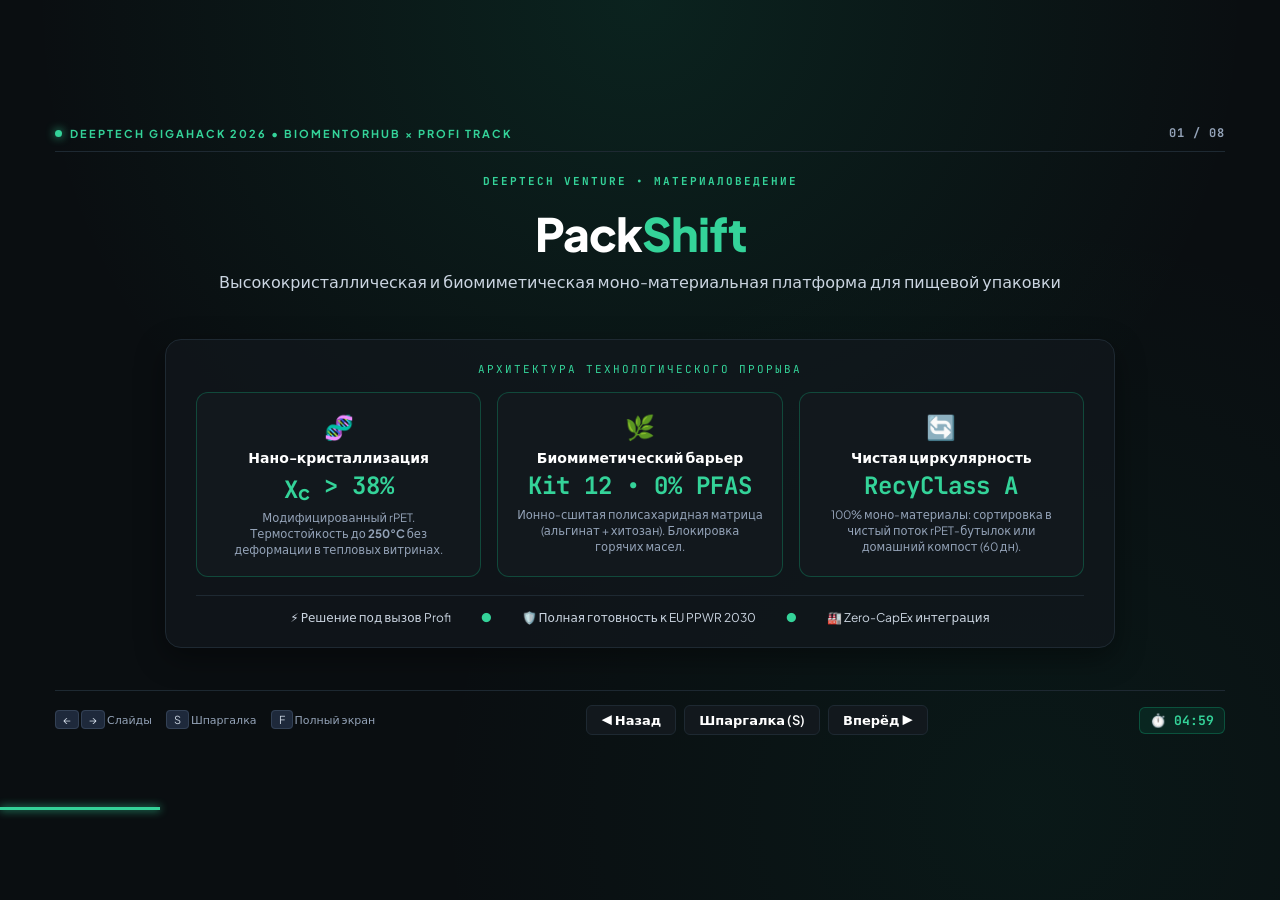
<file: presentation.html>
<!DOCTYPE html>
<html lang="ru">

<head>
  <meta charset="UTF-8">
  <meta name="viewport" content="width=device-width, initial-scale=1.0">
  <title>PackShift • Deeptech Gigahack 2026 (Biomentorhub × Profi)</title>
  <link rel="icon" type="image/svg+xml"
    href="data:image/svg+xml,<svg xmlns=%22http://www.w3.org/2000/svg%22 viewBox=%220 0 100 100%22><text y=%22.9em%22 font-size=%2290%22>🌱</text></svg>" />
  <link rel="preconnect" href="https://fonts.googleapis.com">
  <link rel="preconnect" href="https://fonts.gstatic.com" crossorigin>
  <link
    href="https://fonts.googleapis.com/css2?family=Plus+Jakarta+Sans:wght@400;500;600;700;800&family=JetBrains+Mono:wght@500;700&display=swap"
    rel="stylesheet">
  <style>
    /* ==========================================================================
       HACKATHON DEEPTECH THEME: Графит + Неоновый Изумруд + Научный Минимализм
       ========================================================================== */
    :root {
      --bg-dark: #0a0e11;
      --bg-card: #12181d;
      --bg-card-hover: #162027;
      --border-subtle: #1e2932;
      --border-emerald: #10b981;
      --border-glow: rgba(52, 211, 153, 0.35);

      --neon-emerald: #34d399;
      --vibrant-green: #10b981;
      --dark-green: #065f46;

      --text-white: #ffffff;
      --text-muted: #94a3b8;
      --text-light: #cbd5e1;
      --accent-red: #f43f5e;
      --accent-amber: #f59e0b;
    }

    * {
      box-sizing: border-box;
      font-family: 'Plus Jakarta Sans', system-ui, -apple-system, sans-serif;
      margin: 0;
      padding: 0;
    }

    html, body {
      height: 100%;
      background-color: var(--bg-dark);
      background-image: 
        radial-gradient(circle at 50% 0%, rgba(16, 185, 129, 0.12) 0%, transparent 55%),
        radial-gradient(circle at 80% 90%, rgba(5, 150, 105, 0.08) 0%, transparent 45%);
      color: var(--text-white);
      overflow: hidden;
      display: flex;
      flex-direction: column;
      align-items: center;
      justify-content: center;
    }

    /* Главный 16:9 контейнер сцены */
    .deck-viewport {
      width: 100vw;
      height: 100vh;
      max-width: 177.78vh; /* 16:9 соотношение */
      max-height: 56.25vw;
      padding: 35px 55px 75px;
      display: flex;
      flex-direction: column;
      position: relative;
    }

    .slide {
      width: 100%;
      height: 100%;
      display: none;
      opacity: 0;
      transform: translateY(8px);
      transition: opacity 0.3s ease, transform 0.3s ease;
      flex-direction: column;
      justify-content: space-between;
      text-align: center;
    }

    .slide.active {
      display: flex;
      opacity: 1;
      transform: translateY(0);
      z-index: 10;
    }

    /* Верхний статус-бар */
    .top-status-bar {
      display: flex;
      justify-content: space-between;
      align-items: center;
      width: 100%;
      margin-bottom: 16px;
      padding-bottom: 10px;
      border-bottom: 1px solid var(--border-subtle);
    }

    .track-badge {
      font-family: 'JetBrains Mono', monospace;
      font-size: 11px;
      font-weight: 700;
      color: var(--neon-emerald);
      letter-spacing: 2px;
      text-transform: uppercase;
      display: flex;
      align-items: center;
      gap: 8px;
    }

    .track-dot {
      width: 7px;
      height: 7px;
      background: var(--neon-emerald);
      border-radius: 50%;
      box-shadow: 0 0 10px var(--neon-emerald);
    }

    .slide-index-counter {
      font-family: 'JetBrains Mono', monospace;
      font-size: 12px;
      font-weight: 700;
      color: var(--text-muted);
      letter-spacing: 1px;
    }

    /* Центрированные заголовки слайдов */
    .slide-header {
      margin-bottom: 18px;
      text-align: center;
    }

    .slide-tag {
      font-family: 'JetBrains Mono', monospace;
      font-size: 11px;
      font-weight: 700;
      color: var(--neon-emerald);
      letter-spacing: 2px;
      text-transform: uppercase;
      margin-bottom: 6px;
      display: inline-block;
    }

    .slide-title {
      font-size: 32px;
      font-weight: 800;
      letter-spacing: -0.5px;
      color: var(--text-white);
      margin-bottom: 6px;
    }

    .slide-subtitle {
      font-size: 14px;
      color: var(--text-muted);
      max-width: 880px;
      margin: 0 auto;
      line-height: 1.45;
    }

    /* Основная рабочая область слайда */
    .slide-body {
      flex: 1;
      display: flex;
      flex-direction: column;
      justify-content: center;
      align-items: center;
      width: 100%;
      gap: 16px;
    }

    /* ==========================================================================
       КОМПОНЕНТЫ СХЕМ И ДИАГРАММ
       ========================================================================== */

    /* Карточки */
    .deeptech-card {
      background: var(--bg-card);
      border: 1px solid var(--border-subtle);
      border-radius: 12px;
      padding: 18px;
      transition: all 0.25s ease;
      position: relative;
    }

    .deeptech-card:hover {
      border-color: var(--neon-emerald);
      box-shadow: 0 6px 20px rgba(16, 185, 129, 0.12);
    }

    /* Сетка 3 колонок */
    .grid-3 {
      display: grid;
      grid-template-columns: repeat(3, 1fr);
      gap: 16px;
      width: 100%;
    }

    /* Сетка 2 колонок */
    .grid-2 {
      display: grid;
      grid-template-columns: 1fr 1fr;
      gap: 20px;
      width: 100%;
    }

    /* Сетка 4 колонок */
    .grid-4 {
      display: grid;
      grid-template-columns: repeat(4, 1fr);
      gap: 14px;
      width: 100%;
    }

    /* Моноширинные цифры */
    .stat-number {
      font-family: 'JetBrains Mono', monospace;
      font-weight: 700;
      color: var(--neon-emerald);
    }

    /* График DMA (SVG) */
    .chart-container {
      width: 100%;
      max-width: 900px;
      background: var(--bg-card);
      border: 1px solid var(--border-subtle);
      border-radius: 14px;
      padding: 16px 24px;
      box-shadow: inset 0 0 30px rgba(0,0,0,0.5);
    }

    /* Пайплайн / Шаги */
    .pipeline-flow {
      display: flex;
      align-items: center;
      justify-content: center;
      gap: 12px;
      width: 100%;
    }

    .pipeline-step {
      background: var(--bg-card);
      border: 1px solid var(--border-subtle);
      border-radius: 10px;
      padding: 16px 14px;
      flex: 1;
      text-align: center;
      position: relative;
    }

    .pipeline-step.active-step {
      border-color: var(--neon-emerald);
      box-shadow: 0 0 15px rgba(16, 185, 129, 0.2);
    }

    .pipeline-arrow {
      color: var(--neon-emerald);
      font-size: 20px;
      font-weight: bold;
    }

    /* Футер сцены с навигацией и таймером */
    .bottom-control-bar {
      display: flex;
      justify-content: space-between;
      align-items: center;
      width: 100%;
      padding-top: 14px;
      border-top: 1px solid var(--border-subtle);
      margin-top: 14px;
    }

    .hotkey-hints {
      font-family: 'JetBrains Mono', monospace;
      font-size: 11px;
      color: var(--text-muted);
      display: flex;
      gap: 14px;
    }

    .kbd-btn {
      background: #1e293b;
      padding: 2px 7px;
      border-radius: 4px;
      color: var(--text-light);
      border: 1px solid #334155;
    }

    .nav-buttons-group {
      display: flex;
      gap: 8px;
    }

    .nav-btn {
      background: var(--bg-card);
      border: 1px solid var(--border-subtle);
      color: var(--text-white);
      padding: 6px 14px;
      border-radius: 6px;
      cursor: pointer;
      font-size: 13px;
      font-weight: 600;
      transition: all 0.2s;
    }

    .nav-btn:hover {
      background: var(--neon-emerald);
      color: #000;
      border-color: var(--neon-emerald);
    }

    .timer-display {
      font-family: 'JetBrains Mono', monospace;
      font-size: 13px;
      font-weight: 700;
      color: var(--neon-emerald);
      background: rgba(16, 185, 129, 0.1);
      padding: 4px 10px;
      border-radius: 6px;
      border: 1px solid rgba(16, 185, 129, 0.3);
      cursor: pointer;
    }

    /* Шпаргалка спикера (скрытый выдвижной ящик) */
    .notes-drawer {
      position: absolute;
      bottom: 70px;
      left: 50%;
      transform: translateX(-50%);
      width: 90%;
      max-width: 850px;
      background: rgba(18, 24, 29, 0.96);
      backdrop-filter: blur(12px);
      border: 1px solid var(--neon-emerald);
      border-radius: 12px;
      padding: 16px 20px;
      display: none;
      z-index: 100;
      box-shadow: 0 10px 40px rgba(0,0,0,0.8);
      text-align: left;
    }

    .notes-drawer.open {
      display: block;
    }

    .notes-header {
      display: flex;
      justify-content: space-between;
      align-items: center;
      margin-bottom: 8px;
      font-family: 'JetBrains Mono', monospace;
      font-size: 11px;
      color: var(--neon-emerald);
      text-transform: uppercase;
      font-weight: 700;
    }

    .notes-text {
      font-size: 13px;
      line-height: 1.5;
      color: var(--text-light);
    }

    /* Прогресс-бар */
    .deck-progress-bar {
      position: absolute;
      bottom: 0;
      left: 0;
      height: 3px;
      background: var(--neon-emerald);
      box-shadow: 0 0 8px var(--neon-emerald);
      transition: width 0.3s ease;
    }
  </style>
</head>

<body>

  <div class="deck-viewport">

    <!-- Верхний статус-бар -->
    <div class="top-status-bar">
      <div class="track-badge">
        <span class="track-dot"></span>
        <span>Deeptech Gigahack 2026 • Biomentorhub × Profi Track</span>
      </div>
      <div class="slide-index-counter" id="slideIndexLabel">01 / 08</div>
    </div>

    <!-- ======================================================================
         СЛАЙД 1: DEEPTECH VISION & THE BREAKTHROUGH
         ====================================================================== -->
    <div class="slide active" data-slide="1">
      <div class="slide-header">
        <span class="slide-tag">DEEPTECH VENTURE • МАТЕРИАЛОВЕДЕНИЕ</span>
        <h1 class="slide-title" style="font-size: 46px; margin: 10px 0 8px; letter-spacing: -1px;">
          Pack<span style="color: var(--neon-emerald);">Shift</span>
        </h1>
        <p class="slide-subtitle" style="font-size: 16px; color: var(--text-light);">
          Высококристаллическая и биомиметическая моно-материальная платформа для пищевой упаковки
        </p>
      </div>

      <div class="slide-body">
        <!-- Схема молекулярного и материаловедческого триумвирата -->
        <div style="background: rgba(18, 24, 29, 0.7); border: 1px solid var(--border-subtle); border-radius: 16px; padding: 22px 30px; width: 100%; max-width: 950px; box-shadow: 0 10px 30px rgba(0,0,0,0.4);">
          <div style="margin-bottom: 16px; font-family: 'JetBrains Mono', monospace; font-size: 11px; color: var(--neon-emerald); letter-spacing: 2px;">
            АРХИТЕКТУРА ТЕХНОЛОГИЧЕСКОГО ПРОРЫВА
          </div>

          <div class="grid-3" style="margin-top: 10px;">
            <!-- Узел 1 -->
            <div class="deeptech-card" style="text-align: center; border-color: rgba(16, 185, 129, 0.3);">
              <div style="font-size: 24px; margin-bottom: 6px;">🧬</div>
              <div style="font-size: 14px; font-weight: 700; color: #fff; margin-bottom: 4px;">Нано-кристаллизация</div>
              <div class="stat-number" style="font-size: 24px; margin-bottom: 6px;">&chi;<sub>c</sub> &gt; 38%</div>
              <p style="font-size: 11.5px; color: var(--text-muted); line-height: 1.4;">
                Модифицированный rPET. Термостойкость до <b>250°C</b> без деформации в тепловых витринах.
              </p>
            </div>

            <!-- Узел 2 -->
            <div class="deeptech-card" style="text-align: center; border-color: rgba(16, 185, 129, 0.3);">
              <div style="font-size: 24px; margin-bottom: 6px;">🌿</div>
              <div style="font-size: 14px; font-weight: 700; color: #fff; margin-bottom: 4px;">Биомиметический барьер</div>
              <div class="stat-number" style="font-size: 24px; margin-bottom: 6px;">Kit 12 • 0% PFAS</div>
              <p style="font-size: 11.5px; color: var(--text-muted); line-height: 1.4;">
                Ионно-сшитая полисахаридная матрица (альгинат + хитозан). Блокировка горячих масел.
              </p>
            </div>

            <!-- Узел 3 -->
            <div class="deeptech-card" style="text-align: center; border-color: rgba(16, 185, 129, 0.3);">
              <div style="font-size: 24px; margin-bottom: 6px;">🔄</div>
              <div style="font-size: 14px; font-weight: 700; color: #fff; margin-bottom: 4px;">Чистая циркулярность</div>
              <div class="stat-number" style="font-size: 24px; margin-bottom: 6px;">RecyClass A</div>
              <p style="font-size: 11.5px; color: var(--text-muted); line-height: 1.4;">
                100% моно-материалы: сортировка в чистый поток rPET-бутылок или домашний компост (60 дн).
              </p>
            </div>
          </div>

          <div style="margin-top: 18px; padding-top: 14px; border-top: 1px solid var(--border-subtle); display: flex; justify-content: center; gap: 30px; font-size: 12px; color: var(--text-light); font-family: 'JetBrains Mono', monospace;">
            <span>⚡ Решение под вызов Profi</span>
            <span style="color: var(--neon-emerald);">●</span>
            <span>🛡️ Полная готовность к EU PPWR 2030</span>
            <span style="color: var(--neon-emerald);">●</span>
            <span>🏭 Zero-CapEx интеграция</span>
          </div>
        </div>
      </div>

      <div class="notes-drawer" id="note-1">
        <div class="notes-header"><span>Шпаргалка спикера (0:00 – 0:35)</span><span>Нажмите 'S' чтобы скрыть</span></div>
        <div class="notes-text">
          «Добрый день, уважаемые эксперты и жюри! Команда PackShift представляет deeptech-платформу моно-материальной пищевой упаковки. Мы разрешили ключевой парадокс материаловедения: как совместить экстремальную термостойкость в 250°C с абсолютной циркулярностью переработки по классу RecyClass A и полным отказом от токсичных PFAS.»
        </div>
      </div>
    </div>

    <!-- ======================================================================
         СЛАЙД 2: THE PACKAGING TRILEMMA (ФУНДАМЕНТАЛЬНЫЙ ТУПИК)
         ====================================================================== -->
    <div class="slide" data-slide="2">
      <div class="slide-header">
        <span class="slide-tag">ФУНДАМЕНТАЛЬНЫЙ ВЫЗОВ • ТЕОРИЯ МАТЕРИАЛОВ</span>
        <h2 class="slide-title">Материаловедческая трилемма пищевой упаковки</h2>
        <p class="slide-subtitle">
          Почему современные полимеры не способны объединить температуру, переработку и себестоимость
        </p>
      </div>

      <div class="slide-body">
        <div class="grid-2" style="max-width: 1000px; align-items: center;">
          <!-- SVG Радар / Диаграмма трилеммы -->
          <div class="deeptech-card" style="padding: 16px; display: flex; flex-direction: column; align-items: center; justify-content: center;">
            <div style="font-family: 'JetBrains Mono', monospace; font-size: 11px; color: var(--text-muted); margin-bottom: 8px;">
              РАДАР КОМПРОМИССОВ МАТЕРИАЛОВ
            </div>
            <svg viewBox="0 0 360 300" style="width: 100%; max-height: 250px;">
              <!-- Треугольник осей -->
              <polygon points="180,30 330,260 30,260" fill="none" stroke="#1e293b" stroke-width="2" />
              <polygon points="180,95 270,225 90,225" fill="none" stroke="#1e293b" stroke-dasharray="4" stroke-width="1.5" />
              
              <!-- Вершины -->
              <text x="180" y="20" fill="#34d399" font-family="'JetBrains Mono', monospace" font-size="11" font-weight="bold" text-anchor="middle">ТЕРМОСТОЙКОСТЬ (&gt;200°C)</text>
              <text x="335" y="280" fill="#34d399" font-family="'JetBrains Mono', monospace" font-size="11" font-weight="bold" text-anchor="middle">ЦИРКУЛЯРНОСТЬ (Class A)</text>
              <text x="25" y="280" fill="#34d399" font-family="'JetBrains Mono', monospace" font-size="11" font-weight="bold" text-anchor="middle">ПАРИТЕТ ЦЕНЫ (1:1)</text>

              <!-- Альтернатива 1: Алюминий (Красный) -->
              <polygon points="180,45 130,240 100,240" fill="rgba(244, 63, 94, 0.15)" stroke="#f43f5e" stroke-width="1.5" />
              <!-- Альтернатива 2: PLA/PBAT (Оранжевый) -->
              <polygon points="180,210 310,250 80,245" fill="rgba(245, 158, 11, 0.15)" stroke="#f59e0b" stroke-width="1.5" />
              <!-- PackShift (Зеленый прорыв) -->
              <polygon points="180,40 315,250 45,250" fill="rgba(16, 185, 129, 0.25)" stroke="#10b981" stroke-width="3" filter="drop-shadow(0 0 8px #10b981)" />

              <circle cx="180" cy="40" r="4" fill="#34d399" />
              <circle cx="315" cy="250" r="4" fill="#34d399" />
              <circle cx="45" cy="250" r="4" fill="#34d399" />
            </svg>
            <div style="font-size: 11px; font-family: 'JetBrains Mono', monospace; color: var(--neon-emerald); margin-top: 6px;">
              ⚡ Зелёный контур: PackShift Парето-оптимум
            </div>
          </div>

          <!-- Разбор краха существующих аналогов -->
          <div style="display: flex; flex-direction: column; gap: 10px; text-align: left;">
            <div class="deeptech-card" style="border-left: 3px solid var(--accent-red); padding: 12px 14px;">
              <div style="font-weight: 700; font-size: 13px; color: #fff; margin-bottom: 2px;">
                ❌ Многослойные ламинаты (PET + Al + PE)
              </div>
              <div style="font-size: 11.5px; color: var(--text-muted); line-height: 1.4;">
                Неразделимый пирог из 3 полимеров и клея. <b>0% вторичной переработки</b>, распад клея при 85°C в тепловой витрине, штраф EPR €800/т.
              </div>
            </div>

            <div class="deeptech-card" style="border-left: 3px solid var(--accent-amber); padding: 12px 14px;">
              <div style="font-weight: 700; font-size: 13px; color: #fff; margin-bottom: 2px;">
                ⚠️ Традиционный алюминий
              </div>
              <div style="font-size: 11.5px; color: var(--text-muted); line-height: 1.4;">
                Выдерживает жар, но оставляет огромный углеродный след (<b>11.5 кг CO₂/кг</b>), непрозрачен на витрине и взрывается в бытовых СВЧ.
              </div>
            </div>

            <div class="deeptech-card" style="border-left: 3px solid var(--accent-amber); padding: 12px 14px;">
              <div style="font-weight: 700; font-size: 13px; color: #fff; margin-bottom: 2px;">
                ⚠️ Стандартные биопластики (PLA / PBAT)
              </div>
              <div style="font-size: 11.5px; color: var(--text-muted); line-height: 1.4;">
                Плавятся уже при <b>55°C–60°C</b>. Полностью неприменимы для горячих витрин гриля (85°C–120°C).
              </div>
            </div>
          </div>
        </div>
      </div>

      <div class="notes-drawer" id="note-2">
        <div class="notes-header"><span>Шпаргалка спикера (0:35 – 1:15)</span><span>Нажмите 'S' чтобы скрыть</span></div>
        <div class="notes-text">
          «Перед ритейлом Profi стоит непреодолимая трилемма. Если мы берём многослойный ламинат с клеем — он держит жир, но не перерабатывается и сжигается, создавая риски штрафов по директиве PPWR. Алюминий оставляет колоссальный след CO2. А обычные биопластики типа PLA просто плавятся уже при 55 градусах. Ни один коммерческий материал не закрывал все 3 вершины — до PackShift.»
        </div>
      </div>
    </div>

    <!-- ======================================================================
         СЛАЙД 3: CORE DEEPTECH 1 — НАНО-КРИСТАЛЛИЗАЦИЯ rPET (High-χc Platform)
         ====================================================================== -->
    <div class="slide" data-slide="3">
      <div class="slide-header">
        <span class="slide-tag">ПОЛИМЕРНАЯ ИНЖЕНЕРИЯ • НАУЧНОЕ ЯДРО 1</span>
        <h2 class="slide-title">Высококристаллический моно-rPET (CPET Ultra-Flex)</h2>
        <p class="slide-subtitle">
          Управление кинетикой кристаллизации вторичного ПЭТ (&chi;<sub>c</sub> &gt; 38%) для удержания 250°C
        </p>
      </div>

      <div class="slide-body">
        <div class="grid-2" style="max-width: 1020px; align-items: center;">
          <!-- График термомеханического анализа (DMA) -->
          <div class="chart-container" style="text-align: center;">
            <div style="display: flex; justify-content: space-between; font-family: 'JetBrains Mono', monospace; font-size: 11px; margin-bottom: 8px;">
              <span style="color: var(--neon-emerald);">DMA: Модуль упругости E' (МПа) vs Температура (°C)</span>
              <span style="color: var(--text-muted);">ASTM D4065</span>
            </div>

            <svg viewBox="0 0 450 220" style="width: 100%; max-height: 200px;">
              <!-- Сетка -->
              <line x1="40" y1="20" x2="40" y2="180" stroke="#1e293b" stroke-width="1.5" />
              <line x1="40" y1="180" x2="430" y2="180" stroke="#1e293b" stroke-width="1.5" />

              <line x1="40" y1="60" x2="430" y2="60" stroke="#1e293b" stroke-dasharray="3" />
              <line x1="40" y1="120" x2="430" y2="120" stroke="#1e293b" stroke-dasharray="3" />

              <!-- Маркеры температуры -->
              <!-- 70C Tg -->
              <line x1="120" y1="20" x2="120" y2="180" stroke="#475569" stroke-dasharray="4" />
              <text x="120" y="195" fill="#94a3b8" font-family="'JetBrains Mono', monospace" font-size="9" text-anchor="middle">70°C (Tg)</text>

              <!-- 120C Витрина Profi -->
              <line x1="210" y1="20" x2="210" y2="180" stroke="#f59e0b" stroke-dasharray="4" />
              <text x="210" y="195" fill="#f59e0b" font-family="'JetBrains Mono', monospace" font-size="9" text-anchor="middle">120°C (Витрина)</text>

              <!-- 250C Духовка -->
              <line x1="390" y1="20" x2="390" y2="180" stroke="#34d399" stroke-dasharray="4" />
              <text x="390" y="195" fill="#34d399" font-family="'JetBrains Mono', monospace" font-size="9" text-anchor="middle">250°C (Пик)</text>

              <!-- Кривая 1: Стандартный аморфный rPET (Проваливается при 70C) -->
              <path d="M 40,40 Q 110,45 125,120 T 170,175 L 430,175" fill="none" stroke="#f43f5e" stroke-width="2.5" stroke-dasharray="5" />
              
              <!-- Кривая 2: PackShift High-chi CPET (Держит плато до 250C) -->
              <path d="M 40,35 Q 120,40 210,48 T 380,65 L 415,160" fill="none" stroke="#10b981" stroke-width="3" filter="drop-shadow(0 0 6px #10b981)" />

              <!-- Подписи кривых -->
              <text x="240" y="40" fill="#34d399" font-family="'JetBrains Mono', monospace" font-size="10" font-weight="bold">PackShift High-&chi;c CPET</text>
              <text x="135" y="150" fill="#f43f5e" font-family="'JetBrains Mono', monospace" font-size="9">Стандартный rPET (коллапс)</text>
            </svg>

            <div style="font-size: 11px; color: var(--text-muted); margin-top: 4px;">
              Кристаллические сферолиты удерживают механический модуль при длительном нагреве.
            </div>
          </div>

          <!-- Инженерная спецификация -->
          <div style="display: flex; flex-direction: column; gap: 12px; text-align: left;">
            <div class="deeptech-card">
              <div style="font-family: 'JetBrains Mono', monospace; font-size: 11px; color: var(--neon-emerald); margin-bottom: 2px;">
                МЕХАНИЗМ КРИСТАЛЛИЗАЦИИ
              </div>
              <div style="font-weight: 700; font-size: 14px; color: #fff; margin-bottom: 4px;">
                Органические нано-нуклеаторы
              </div>
              <p style="font-size: 12px; color: var(--text-muted); line-height: 1.45;">
                Введение неорганических нано-центров нуклеации инициирует сверхплотную сетку кристаллитов без хрупкости. Степень кристалличности повышена с <b>18% до &gt;38%</b>.
              </p>
            </div>

            <div class="deeptech-card">
              <div style="font-family: 'JetBrains Mono', monospace; font-size: 11px; color: var(--neon-emerald); margin-bottom: 2px;">
                ДВОЙНОЕ ПРИМЕНЕНИЕ (DUAL-OVENABLE)
              </div>
              <div style="font-weight: 700; font-size: 14px; color: #fff; margin-bottom: 4px;">
                Диапазон: от -40°C до +250°C
              </div>
              <p style="font-size: 12px; color: var(--text-muted); line-height: 1.45;">
                Покупатель может перенести блюдо из морозильника прямо в духовку или СВЧ в фабричной упаковке без вскрытия и перекладывания.
              </p>
            </div>

            <div class="deeptech-card" style="border-color: rgba(16, 185, 129, 0.4);">
              <div style="font-family: 'JetBrains Mono', monospace; font-size: 11px; color: var(--neon-emerald); margin-bottom: 2px;">
                100% BOTTLE-TO-BOTTLE СОРТИРОВКА
              </div>
              <p style="font-size: 12px; color: var(--text-light); line-height: 1.45;">
                Упаковка не содержит полиэтиленовых слоев и пигментов, блокирующих NIR. Оптические сканеры сортируют её в чистый поток rPET с выходом вторичного сырья <b>99.2%</b>.
              </p>
            </div>
          </div>
        </div>
      </div>

      <div class="notes-drawer" id="note-3">
        <div class="notes-header"><span>Шпаргалка спикера (1:15 – 2:00)</span><span>Нажмите 'S' чтобы скрыть</span></div>
        <div class="notes-text">
          «Наше первое научно-инженерное ядро — это модификация вторичного ПЭТ. Обычный полиэтилентерефталат при температуре стеклования 70 градусов резко теряет модуль упругости — на графике DMA видно, как он падает в ноль. Мы ввели органические нано-нуклеаторы, повысили кристалличность выше 38%, что создало стабильное термо-плато до 250 градусов. При этом материал остаётся 100% моно-ПЭТ и уходит во вторичный рециклинг без засорения линий.»
        </div>
      </div>
    </div>

    <!-- ======================================================================
         СЛАЙД 4: CORE DEEPTECH 2 — БИОМИМЕТИЧЕСКИЙ БАРЬЕР LIGNOSHIELD™
         ====================================================================== -->
    <div class="slide" data-slide="4">
      <div class="slide-header">
        <span class="slide-tag">БИОМИМЕТИКА • НАУЧНОЕ ЯДРО 2</span>
        <h2 class="slide-title">Ионно-сшитая матрица LignoShield™</h2>
        <p class="slide-subtitle">
          Паропроницаемый гидрофобный нано-барьер из полисахаридов водорослей и волокон багассы
        </p>
      </div>

      <div class="slide-body">
        <div class="grid-2" style="max-width: 1020px; align-items: center;">
          <!-- Схема молекулярного разреза структуры -->
          <div class="deeptech-card" style="padding: 16px 20px; text-align: center;">
            <div style="font-family: 'JetBrains Mono', monospace; font-size: 11px; color: var(--neon-emerald); margin-bottom: 12px;">
              АРХИТЕКТУРА МАТЕРИАЛА В РАЗРЕЗЕ (CROSS-SECTION)
            </div>

            <svg viewBox="0 0 420 220" style="width: 100%; max-height: 200px;">
              <!-- Слой 1: Нано-барьер альгинат/хитозан -->
              <rect x="20" y="20" width="380" height="40" rx="6" fill="rgba(16, 185, 129, 0.25)" stroke="#10b981" stroke-width="2" />
              <text x="210" y="44" fill="#34d399" font-family="'JetBrains Mono', monospace" font-size="11" font-weight="bold" text-anchor="middle">
                НАНОБАРЬЕР: Альгинат + Хитозан (Ca²+ сшивка)
              </text>
              <text x="210" y="55" fill="#94a3b8" font-family="'Plus Jakarta Sans', sans-serif" font-size="9" text-anchor="middle">
                Угол смачивания &gt; 110° • Блокировка масел Kit 12 • 0% PFAS
              </text>

              <!-- Стрелки пара -->
              <path d="M 120,95 L 120,70" stroke="#38bdf8" stroke-width="2" stroke-dasharray="3" />
              <path d="M 210,95 L 210,70" stroke="#38bdf8" stroke-width="2" stroke-dasharray="3" />
              <path d="M 300,95 L 300,70" stroke="#38bdf8" stroke-width="2" stroke-dasharray="3" />

              <!-- Слой 2: Диффузионная мембрана -->
              <rect x="20" y="95" width="380" height="35" rx="6" fill="rgba(56, 189, 248, 0.15)" stroke="#38bdf8" stroke-width="1.5" />
              <text x="210" y="116" fill="#38bdf8" font-family="'JetBrains Mono', monospace" font-size="11" font-weight="bold" text-anchor="middle">
                ПАРОПРОНИЦАЕМАЯ МЕМБРАНА (Micro-Vent)
              </text>
              <text x="210" y="126" fill="#94a3b8" font-family="'Plus Jakarta Sans', sans-serif" font-size="9" text-anchor="middle">
                Отвод влаги H₂O • Сохранение хрустящей корочки гриля
              </text>

              <!-- Слой 3: Основа из багассы -->
              <rect x="20" y="150" width="380" height="50" rx="6" fill="rgba(148, 163, 184, 0.1)" stroke="#475569" stroke-width="1.5" />
              <text x="210" y="174" fill="#ffffff" font-family="'JetBrains Mono', monospace" font-size="11" font-weight="bold" text-anchor="middle">
                ЛИГНОЦЕЛЛЮЛОЗНАЯ ОСНОВА (Багасса)
              </text>
              <text x="210" y="188" fill="#94a3b8" font-family="'Plus Jakarta Sans', sans-serif" font-size="9" text-anchor="middle">
                Вторичный жмых тростника • Домашний компост 60 дней (OK Compost HOME)
              </text>
            </svg>

            <div style="font-size: 11px; color: var(--text-muted); margin-top: 6px;">
              Двойное действие: удержание кипящего жира при свободном отводе избыточного конденсата.
            </div>
          </div>

          <!-- Ключевые преимущества био-матрицы -->
          <div style="display: flex; flex-direction: column; gap: 12px; text-align: left;">
            <div class="deeptech-card">
              <div style="font-family: 'JetBrains Mono', monospace; font-size: 11px; color: var(--neon-emerald); margin-bottom: 2px;">
                БИОХИМИЧЕСКИЙ БАРЬЕР БЕЗ ФТОРА
              </div>
              <div style="font-weight: 700; font-size: 14px; color: #fff; margin-bottom: 4px;">
                Ионный замок Ca<sup>2+</sup> (Alginate-Chitosan)
              </div>
              <p style="font-size: 12px; color: var(--text-muted); line-height: 1.45;">
                Полиэлектролитный комплекс создаёт плотную гидратную сетку. Молекулы горячих триглицеридов физически не могут проникнуть в поры целлюлозы.
              </p>
            </div>

            <div class="deeptech-card">
              <div style="font-family: 'JetBrains Mono', monospace; font-size: 11px; color: var(--neon-emerald); margin-bottom: 2px;">
                РЕШЕНИЕ ПРОБЛЕМЫ РАЗМОКАНИЯ
              </div>
              <div style="font-weight: 700; font-size: 14px; color: #fff; margin-bottom: 4px;">
                Анти-парниковый эффект (Crisp Guard)
              </div>
              <p style="font-size: 12px; color: var(--text-muted); line-height: 1.45;">
                В герметичных пакетах горячая курица-гриль «парится», и корочка размокает за 20 минут. Наша мембрана отводит пар, сохраняя премиальную хрусткость.
              </p>
            </div>

            <div class="deeptech-card" style="border-color: rgba(16, 185, 129, 0.4);">
              <div style="font-family: 'JetBrains Mono', monospace; font-size: 11px; color: var(--neon-emerald); margin-bottom: 2px;">
                БЕЗОПАСНАЯ БИОДЕГРАДАЦИЯ
              </div>
              <p style="font-size: 12px; color: var(--text-light); line-height: 1.45;">
                <b>OK Compost HOME</b>: распадается на органику, воду и CO₂ в домашней компостной куче за 60 суток без необходимости промышленного компостирования при 60°C.
              </p>
            </div>
          </div>
        </div>
      </div>

      <div class="notes-drawer" id="note-4">
        <div class="notes-header"><span>Шпаргалка спикера (2:00 – 2:40)</span><span>Нажмите 'S' чтобы скрыть</span></div>
        <div class="notes-text">
          «Второе направление — биокомпозит LignoShield на основе багассы и морских водорослей. Главный бич горячей кулинарии — эффект парника: курица выделяет пар, размокает и теряет товарный вид. Мы создали ионно-сшитую мембрану альгинат-хитозан: она селективно выводит пар наружу, но держит горячий жир по высшему стандарту Kit 12 без грамма токсичных PFAS. И главное — утилизируется в обычном домашнем компосте за 60 дней.»
        </div>
      </div>
    </div>

    <!-- ======================================================================
         СЛАЙД 5: SCIENTIFIC BENCHMARKS & EXPERIMENTAL DATA
         ====================================================================== -->
    <div class="slide" data-slide="5">
      <div class="slide-header">
        <span class="slide-tag">ЭКСПЕРИМЕНТАЛЬНЫЕ ДАННЫЕ • ВАЛИДАЦИЯ</span>
        <h2 class="slide-title">Сравнительные лабораторные бенчмарки</h2>
        <p class="slide-subtitle">
          Прямое физико-химическое и жизненное (LCA) сопоставление с традиционными упаковочными материалами
        </p>
      </div>

      <div class="slide-body">
        <div class="grid-3" style="max-width: 1040px;">
          <!-- Бенчмарк 1: Термостабильность формы -->
          <div class="deeptech-card" style="text-align: center;">
            <div style="font-family: 'JetBrains Mono', monospace; font-size: 11px; color: var(--text-muted); margin-bottom: 8px;">
              ДЕФОРМАЦИЯ ПРИ 120°C (60 МИН)
            </div>
            <div style="height: 140px; display: flex; align-items: flex-end; justify-content: space-around; padding-bottom: 10px; border-bottom: 1px solid var(--border-subtle);">
              <!-- PE -->
              <div style="display: flex; flex-direction: column; align-items: center; gap: 4px;">
                <span style="font-family: 'JetBrains Mono', monospace; font-size: 10px; color: #f43f5e;">100%</span>
                <div style="width: 32px; height: 110px; background: #f43f5e; border-radius: 4px 4px 0 0;"></div>
                <span style="font-size: 10px; color: var(--text-muted);">LDPE</span>
              </div>
              <!-- PLA -->
              <div style="display: flex; flex-direction: column; align-items: center; gap: 4px;">
                <span style="font-family: 'JetBrains Mono', monospace; font-size: 10px; color: #f59e0b;">88%</span>
                <div style="width: 32px; height: 95px; background: #f59e0b; border-radius: 4px 4px 0 0;"></div>
                <span style="font-size: 10px; color: var(--text-muted);">PLA</span>
              </div>
              <!-- PackShift -->
              <div style="display: flex; flex-direction: column; align-items: center; gap: 4px;">
                <span style="font-family: 'JetBrains Mono', monospace; font-size: 11px; font-weight: bold; color: #34d399;">&lt;1.2%</span>
                <div style="width: 36px; height: 12px; background: #10b981; border-radius: 4px 4px 0 0; box-shadow: 0 0 10px #10b981;"></div>
                <span style="font-size: 10px; font-weight: bold; color: #fff;">PackShift</span>
              </div>
            </div>
            <p style="font-size: 11px; color: var(--text-light); margin-top: 10px; line-height: 1.35;">
              Полное сохранение геометрии лотка в тепловой витрине Profi свыше 6 часов.
            </p>
          </div>

          <!-- Бенчмарк 2: Углеродный след (LCA) -->
          <div class="deeptech-card" style="text-align: center;">
            <div style="font-family: 'JetBrains Mono', monospace; font-size: 11px; color: var(--text-muted); margin-bottom: 8px;">
              УГЛЕРОДНЫЙ СЛЕД (кг CO₂e / кг)
            </div>
            <div style="height: 140px; display: flex; align-items: flex-end; justify-content: space-around; padding-bottom: 10px; border-bottom: 1px solid var(--border-subtle);">
              <!-- Алюминий -->
              <div style="display: flex; flex-direction: column; align-items: center; gap: 4px;">
                <span style="font-family: 'JetBrains Mono', monospace; font-size: 10px; color: #f43f5e;">11.5</span>
                <div style="width: 32px; height: 120px; background: #f43f5e; border-radius: 4px 4px 0 0;"></div>
                <span style="font-size: 10px; color: var(--text-muted);">Алюм.</span>
              </div>
              <!-- Ламинат -->
              <div style="display: flex; flex-direction: column; align-items: center; gap: 4px;">
                <span style="font-family: 'JetBrains Mono', monospace; font-size: 10px; color: #f59e0b;">3.8</span>
                <div style="width: 32px; height: 42px; background: #f59e0b; border-radius: 4px 4px 0 0;"></div>
                <span style="font-size: 10px; color: var(--text-muted);">Ламинат</span>
              </div>
              <!-- PackShift -->
              <div style="display: flex; flex-direction: column; align-items: center; gap: 4px;">
                <span style="font-family: 'JetBrains Mono', monospace; font-size: 11px; font-weight: bold; color: #34d399;">0.82</span>
                <div style="width: 36px; height: 15px; background: #10b981; border-radius: 4px 4px 0 0; box-shadow: 0 0 10px #10b981;"></div>
                <span style="font-size: 10px; font-weight: bold; color: #fff;">PackShift</span>
              </div>
            </div>
            <p style="font-size: 11px; color: var(--text-light); margin-top: 10px; line-height: 1.35;">
              Сокращение углеродного следа Scope 3 для сети Profi на <b>78% – 90%</b>.
            </p>
          </div>

          <!-- Бенчмарк 3: Барьер жиростойкости без PFAS -->
          <div class="deeptech-card" style="text-align: center;">
            <div style="font-family: 'JetBrains Mono', monospace; font-size: 11px; color: var(--text-muted); margin-bottom: 8px;">
              ЖИРОСТОЙКОСТЬ (TAPPI KIT TEST)
            </div>
            <div style="height: 140px; display: flex; flex-direction: column; align-items: center; justify-content: center; gap: 8px; border-bottom: 1px solid var(--border-subtle); padding-bottom: 10px;">
              <div class="stat-number" style="font-size: 40px; color: var(--neon-emerald); line-height: 1;">
                12 / 12
              </div>
              <div style="font-family: 'JetBrains Mono', monospace; font-size: 11px; color: #fff; background: rgba(16, 185, 129, 0.2); padding: 3px 8px; border-radius: 4px;">
                МАКСИМАЛЬНЫЙ БАРЬЕР
              </div>
              <div style="font-size: 10px; color: var(--neon-emerald);">
                0% фторорганических соединений (Zero PFAS)
              </div>
            </div>
            <p style="font-size: 11px; color: var(--text-light); margin-top: 10px; line-height: 1.35;">
              Тест горячим растительным и животным маслом (120°C): 0 протечек за 8 часов.
            </p>
          </div>
        </div>
      </div>

      <div class="notes-drawer" id="note-5">
        <div class="notes-header"><span>Шпаргалка спикера (2:40 – 3:20)</span><span>Нажмите 'S' чтобы скрыть</span></div>
        <div class="notes-text">
          «Посмотрим на строгие экспериментальные данные. При 120 градусах традиционный полиэтилен полностью плавится, биопластик PLA теряет форму за 15 минут. PackShift показывает усадку менее 1.2% за 6 часов. По жизненному циклу углеродный след нашего rPET составляет всего 0.8 кг CO2 на килограмм по сравнению с 11.5 кг у алюминия. И по тесту жиростойкости TAPPI T559 мы получили максимальные 12 из 12 баллов без применения вечных химикатов PFAS.»
        </div>
      </div>
    </div>

    <!-- ======================================================================
         СЛАЙД 6: INDUSTRIAL INTEGRATION: ZERO-CAPEX DROP-IN
         ====================================================================== -->
    <div class="slide" data-slide="6">
      <div class="slide-header">
        <span class="slide-tag">ПРОМЫШЛЕННАЯ СОВМЕСТИМОСТЬ • DROP-IN РЕШЕНИЕ</span>
        <h2 class="slide-title">Интеграция в существующие упаковочные линии</h2>
        <p class="slide-subtitle">
          Масштабирование без закупки нового оборудования и модернизации фасовочных цехов
        </p>
      </div>

      <div class="slide-body">
        <div style="max-width: 1020px; width: 100%;">
          <!-- Линейный процесс Roll-to-Roll -->
          <div class="pipeline-flow" style="margin-bottom: 20px;">
            <div class="pipeline-step">
              <div style="font-family: 'JetBrains Mono', monospace; font-size: 10px; color: var(--neon-emerald); margin-bottom: 4px;">ШАГ 01</div>
              <div style="font-weight: 700; font-size: 13px; color: #fff;">Сырьевой поток</div>
              <div style="font-size: 11px; color: var(--text-muted); margin-top: 4px;">Пищевые rPET-хлопья и жмых багассы</div>
            </div>

            <div class="pipeline-arrow">➔</div>

            <div class="pipeline-step active-step">
              <div style="font-family: 'JetBrains Mono', monospace; font-size: 10px; color: var(--neon-emerald); margin-bottom: 4px;">ШАГ 02</div>
              <div style="font-weight: 700; font-size: 13px; color: #fff;">Компаундинг</div>
              <div style="font-size: 11px; color: var(--neon-emerald); margin-top: 4px;">Нано-нуклеация и формование рулонов</div>
            </div>

            <div class="pipeline-arrow">➔</div>

            <div class="pipeline-step">
              <div style="font-family: 'JetBrains Mono', monospace; font-size: 10px; color: var(--neon-emerald); margin-bottom: 4px;">ШАГ 03</div>
              <div style="font-weight: 700; font-size: 13px; color: #fff;">Стандартный термоформинг</div>
              <div style="font-size: 11px; color: var(--text-muted); margin-top: 4px;">Линии Multivac, Ulma, Ilpra, Variovac</div>
            </div>

            <div class="pipeline-arrow">➔</div>

            <div class="pipeline-step">
              <div style="font-family: 'JetBrains Mono', monospace; font-size: 10px; color: var(--neon-emerald); margin-bottom: 4px;">ШАГ 04</div>
              <div style="font-weight: 700; font-size: 13px; color: #fff;">Полки и витрины Profi</div>
              <div style="font-size: 11px; color: var(--text-muted); margin-top: 4px;">Работа в стандартных тепловых витринах</div>
            </div>
          </div>

          <!-- 3 ключевых фактора внедрения -->
          <div class="grid-3">
            <div class="deeptech-card" style="text-align: left;">
              <div style="font-family: 'JetBrains Mono', monospace; font-size: 11px; color: var(--neon-emerald); margin-bottom: 2px;">
                ZERO CAPEX ДЛЯ РИТЕЙЛА
              </div>
              <div style="font-weight: 700; font-size: 13px; color: #fff; margin-bottom: 4px;">
                Нулевые капитальные затраты
              </div>
              <p style="font-size: 11.5px; color: var(--text-muted); line-height: 1.4;">
                Ни ритейлеру Profi, ни его поставщикам готовой кулинарии не требуется менять парк фасовочных машин. Поставляется в стандартном рулонном формате.
              </p>
            </div>

            <div class="deeptech-card" style="text-align: left;">
              <div style="font-family: 'JetBrains Mono', monospace; font-size: 11px; color: var(--neon-emerald); margin-bottom: 2px;">
                ТЕРМОСВАРКА И СКОРОСТЬ
              </div>
              <div style="font-weight: 700; font-size: 13px; color: #fff; margin-bottom: 4px;">
                Штатное окно сварки: 145–160°C
              </div>
              <p style="font-size: 11.5px; color: var(--text-muted); line-height: 1.4;">
                Время запайки цикла составляет 1.1–1.3 сек, что на 100% соответствует текущим скоростям промышленных линий упаковки кулинарии.
              </p>
            </div>

            <div class="deeptech-card" style="text-align: left; border-color: rgba(16, 185, 129, 0.4);">
              <div style="font-family: 'JetBrains Mono', monospace; font-size: 11px; color: var(--neon-emerald); margin-bottom: 2px;">
                РЕГУЛЯТОРНАЯ СЕРТИФИКАЦИЯ
              </div>
              <div style="font-weight: 700; font-size: 13px; color: #fff; margin-bottom: 4px;">
                EFSA &amp; FDA Food Contact
              </div>
              <p style="font-size: 11.5px; color: var(--text-light); line-height: 1.4;">
                Полное соответствие директивам ЕС (EC No 1935/2004, EU 10/2011) по предельной миграции мономеров при контакте с горячей пищей.
              </p>
            </div>
          </div>
        </div>
      </div>

      <div class="notes-drawer" id="note-6">
        <div class="notes-header"><span>Шпаргалка спикера (3:20 – 3:55)</span><span>Нажмите 'S' чтобы скрыть</span></div>
        <div class="notes-text">
          «Технология ценна только тогда, когда её можно быстро развернуть. Наше решение является чистым Drop-In. Мы поставляем компаунд и рулонную плёнку, которая заряжается в стандартные термоформеры Multivac или Ilpra без перенастройки матриц. Время термосварки — 1.2 секунды при стандартной температуре. Ритейлер Profi не тратит ни одного евро на закупку новых станков.»
        </div>
      </div>
    </div>

    <!-- ======================================================================
         СЛАЙД 7: SCALED UNIT ECONOMICS & PPWR REGULATORY SHIELD
         ====================================================================== -->
    <div class="slide" data-slide="7">
      <div class="slide-header">
        <span class="slide-tag">ЭКОНОМИКА МАСШТАБА • РЕГУЛЯТОРНАЯ БЕЗОПАСНОСТЬ</span>
        <h2 class="slide-title">Unit-экономика и защита ритейлера от рисков</h2>
        <p class="slide-subtitle">
          Финансовая модель окупаемости, страховка от штрафов EU PPWR и снижение списаний
        </p>
      </div>

      <div class="slide-body">
        <div style="max-width: 1020px; width: 100%;">
          <!-- 4 узла экономики и соответствия -->
          <div class="grid-4" style="margin-bottom: 16px;">
            <div class="deeptech-card" style="text-align: center;">
              <div class="stat-number" style="font-size: 28px; margin-bottom: 2px;">1 : 1</div>
              <div style="font-size: 12px; font-weight: 700; color: #fff; margin-bottom: 4px;">Паритет себестоимости</div>
              <div style="font-size: 11px; color: var(--text-muted); line-height: 1.35;">
                Выход на паритет с ископаемым пластиком при масштабе благодаря дешёвому rPET сырью.
              </div>
            </div>

            <div class="deeptech-card" style="text-align: center;">
              <div class="stat-number" style="font-size: 28px; margin-bottom: 2px;">€800 / т</div>
              <div style="font-size: 12px; font-weight: 700; color: #fff; margin-bottom: 4px;">Защита от налога EPR</div>
              <div style="font-size: 11px; color: var(--text-muted); line-height: 1.35;">
                Полное освобождение от штрафов за неперерабатываемую упаковку (EU Plastic Levy).
              </div>
            </div>

            <div class="deeptech-card" style="text-align: center;">
              <div class="stat-number" style="font-size: 28px; margin-bottom: 2px;">-30%</div>
              <div style="font-size: 12px; font-weight: 700; color: #fff; margin-bottom: 4px;">Снижение списаний</div>
              <div style="font-size: 11px; color: var(--text-muted); line-height: 1.35;">
                Сохранение сочности и корочки продлевает товарный вид блюд в витрине на 3+ часа.
              </div>
            </div>

            <div class="deeptech-card" style="text-align: center; border-color: rgba(16, 185, 129, 0.4);">
              <div class="stat-number" style="font-size: 28px; margin-bottom: 2px;">Class A</div>
              <div style="font-size: 12px; font-weight: 700; color: #fff; margin-bottom: 4px;">RecyClass &amp; PPWR</div>
              <div style="font-size: 11px; color: var(--text-muted); line-height: 1.35;">
                Опережение регуляторных требований Европейского Союза на 4 года (PPWR 2030).
              </div>
            </div>
          </div>

          <!-- Баннер совокупного эффекта для сети из 100 супермаркетов -->
          <div style="background: rgba(18, 24, 29, 0.85); border: 1px solid var(--border-emerald); border-radius: 12px; padding: 16px 24px; display: flex; justify-content: space-between; align-items: center;">
            <div style="text-align: left;">
              <div style="font-family: 'JetBrains Mono', monospace; font-size: 11px; color: var(--neon-emerald); letter-spacing: 1px;">
                СОВОКУПНЫЙ ЭФФЕКТ ДЛЯ СЕТИ ИЗ 100 МАГАЗИНОВ PROFI:
              </div>
              <div style="font-size: 14px; font-weight: 700; color: #fff; margin-top: 2px;">
                Экономия свыше €1.98 млн в год на эко-сборах и сохранённой продукции
              </div>
            </div>
            <div style="display: flex; gap: 24px; font-family: 'JetBrains Mono', monospace; text-align: right;">
              <div>
                <div style="font-size: 18px; font-weight: 700; color: var(--neon-emerald);">-1 840 т</div>
                <div style="font-size: 10px; color: var(--text-muted);">первичного пластика</div>
              </div>
              <div>
                <div style="font-size: 18px; font-weight: 700; color: var(--neon-emerald);">-4 250 т</div>
                <div style="font-size: 10px; color: var(--text-muted);">выбросов CO₂e</div>
              </div>
            </div>
          </div>
        </div>
      </div>

      <div class="notes-drawer" id="note-7">
        <div class="notes-header"><span>Шпаргалка спикера (3:55 – 4:30)</span><span>Нажмите 'S' чтобы скрыть</span></div>
        <div class="notes-text">
          «В экономике проекта заложен строгий реализм. На этапе масштабирования себестоимость выходит 1 к 1 с традиционной упаковкой. Но сеть сразу начинает экономить: европейский налог на неперерабатываемый пластик до 800 евро за тонну обнуляется благодаря сертификату RecyClass Grade A. Плюс отвод пара сохраняет товарный вид курицы-гриль, снижая вечерние списания кулинарии на 30%. Для 100 магазинов это почти 2 миллиона евро годового эффекта.»
        </div>
      </div>
    </div>

    <!-- ======================================================================
         СЛАЙД 8: TECHNOLOGY READINESS (TRL 4 -> 6) & THE ASK
         ====================================================================== -->
    <div class="slide" data-slide="8">
      <div class="slide-header">
        <span class="slide-tag">ДОРОЖНАЯ КАРТА • ПАРТНЁРСТВО С PROFI</span>
        <h2 class="slide-title">Статус готовности и предложение о сотрудничестве</h2>
        <p class="slide-subtitle">
          От лабораторного подтверждения TRL 4 к запуску пилота в тепловых витринах сети
        </p>
      </div>

      <div class="slide-body">
        <div style="max-width: 1020px; width: 100%;">
          <!-- TRL Дорожная карта -->
          <div class="pipeline-flow" style="margin-bottom: 18px;">
            <div class="pipeline-step active-step" style="border-color: var(--neon-emerald);">
              <div style="font-family: 'JetBrains Mono', monospace; font-size: 10px; color: var(--neon-emerald); font-weight: 700;">ТЕКУЩИЙ СТАТУС</div>
              <div style="font-weight: 700; font-size: 14px; color: #fff;">TRL 4 (Лаборатория)</div>
              <div style="font-size: 11px; color: var(--text-light); margin-top: 4px;">
                Синтез компаунда подтверждён.<br><b style="color: var(--neon-emerald);">200 образцов готовы</b> к тестам
              </div>
            </div>

            <div class="pipeline-arrow">➔</div>

            <div class="pipeline-step">
              <div style="font-family: 'JetBrains Mono', monospace; font-size: 10px; color: var(--neon-emerald); font-weight: 700;">НЕДЕЛИ 1–2</div>
              <div style="font-weight: 700; font-size: 14px; color: #fff;">TRL 5 (Тест витрин)</div>
              <div style="font-size: 11px; color: var(--text-muted); margin-top: 4px;">
                Испытания в витринах Profi при 85°C–120°C с замером миграции
              </div>
            </div>

            <div class="pipeline-arrow">➔</div>

            <div class="pipeline-step">
              <div style="font-family: 'JetBrains Mono', monospace; font-size: 10px; color: var(--neon-emerald); font-weight: 700;">НЕДЕЛИ 3–5</div>
              <div style="font-weight: 700; font-size: 14px; color: #fff;">TRL 6 (Пилот)</div>
              <div style="font-size: 11px; color: var(--text-muted); margin-top: 4px;">
                Пилотная выкладка в 5 флагманских супермаркетах Profi
              </div>
            </div>

            <div class="pipeline-arrow">➔</div>

            <div class="pipeline-step">
              <div style="font-family: 'JetBrains Mono', monospace; font-size: 10px; color: var(--neon-emerald); font-weight: 700;">НЕДЕЛЯ 6+</div>
              <div style="font-weight: 700; font-size: 14px; color: #fff;">TRL 7 (Масштаб)</div>
              <div style="font-size: 11px; color: var(--text-muted); margin-top: 4px;">
                Подписание контракта на тиражирование по всей сети
              </div>
            </div>
          </div>

          <!-- THE ASK (Центральный призыв к жюри и Profi) -->
          <div style="background: linear-gradient(135deg, rgba(16, 185, 129, 0.15) 0%, rgba(18, 24, 29, 0.95) 100%); border: 2px solid var(--neon-emerald); border-radius: 14px; padding: 22px 30px; text-align: center; box-shadow: 0 0 35px rgba(16, 185, 129, 0.2);">
            <div style="font-family: 'JetBrains Mono', monospace; font-size: 12px; color: var(--neon-emerald); font-weight: 700; letter-spacing: 2px; margin-bottom: 6px;">
              НАШ ЗАПРОС К ЖЮРИ И СЕТИ PROFI (THE ASK)
            </div>
            <h3 style="font-size: 20px; font-weight: 800; color: #fff; margin-bottom: 8px;">
              Проведение 2-недельного натурного тестирования готовой партии из 200 образцов в реальных тепловых витринах Profi
            </h3>
            <p style="font-size: 13px; color: var(--text-light); max-width: 780px; margin: 0 auto; line-height: 1.5;">
              Мы предоставляем готовую упаковку и научную команду. Сеть Profi предоставляет доступ к тепловым витринам для валидации органолептики и термостойкости. Давайте создадим первую в Европе 100% циркулярную витрину горячей кулинарии вместе!
            </p>
          </div>
        </div>
      </div>

      <div class="notes-drawer" id="note-8">
        <div class="notes-header"><span>Шпаргалка спикера (4:30 – 5:00)</span><span>Нажмите 'S' чтобы скрыть</span></div>
        <div class="notes-text">
          «Мы пришли на хакатон не просто с идеей, а с валидированной технологией TRL 4. У нас уже отлита партия из 200 предсерийных образцов. Наш запрос к сети Profi — это не абстрактные гранты, а партнёрство: доступ к тепловым витринам на 2 недели для финального подтверждения. Мы готовы сделать Profi лидером устойчивого ритейла Европы. Спасибо за внимание, готовы к вашим вопросам!»
        </div>
      </div>
    </div>

    <!-- Нижняя панель управления и таймер -->
    <div class="bottom-control-bar">
      <div class="hotkey-hints">
        <span><span class="kbd-btn">←</span> <span class="kbd-btn">→</span> Слайды</span>
        <span><span class="kbd-btn">S</span> Шпаргалка</span>
        <span><span class="kbd-btn">F</span> Полный экран</span>
      </div>

      <div class="nav-buttons-group">
        <button class="nav-btn" onclick="prevSlide()">◀ Назад</button>
        <button class="nav-btn" onclick="toggleNotes()">Шпаргалка (S)</button>
        <button class="nav-btn" onclick="nextSlide()">Вперёд ▶</button>
      </div>

      <div class="timer-display" id="deckTimer" onclick="toggleTimer()" title="Кликните для паузы/сброса">
        ⏱️ 05:00
      </div>
    </div>

    <!-- Полоса прогресса в самом низу -->
    <div class="deck-progress-bar" id="deckProgressBar" style="width: 12.5%;"></div>

  </div>

  <script>
    let currentSlide = 1;
    const totalSlides = 8;
    let timerSeconds = 300; // 5 минут
    let timerInterval = null;
    let isTimerRunning = true;

    function updateSlide() {
      document.querySelectorAll('.slide').forEach(s => s.classList.remove('active'));
      const active = document.querySelector(`.slide[data-slide="${currentSlide}"]`);
      if (active) active.classList.add('active');

      document.getElementById('slideIndexLabel').innerText = 
        `0${currentSlide} / 0${totalSlides}`;

      const progressPercent = (currentSlide / totalSlides) * 100;
      document.getElementById('deckProgressBar').style.width = `${progressPercent}%`;

      // Скрываем шпаргалки других слайдов
      document.querySelectorAll('.notes-drawer').forEach(d => d.classList.remove('open'));
    }

    function nextSlide() {
      if (currentSlide < totalSlides) {
        currentSlide++;
        updateSlide();
      }
    }

    function prevSlide() {
      if (currentSlide > 1) {
        currentSlide--;
        updateSlide();
      }
    }

    function toggleNotes() {
      const activeNote = document.getElementById(`note-${currentSlide}`);
      if (activeNote) {
        activeNote.classList.toggle('open');
      }
    }

    // Клавиатурное управление
    document.addEventListener('keydown', (e) => {
      if (e.key === 'ArrowRight' || e.key === ' ' || e.key === 'PageDown') {
        e.preventDefault();
        nextSlide();
      } else if (e.key === 'ArrowLeft' || e.key === 'PageUp') {
        e.preventDefault();
        prevSlide();
      } else if (e.key.toLowerCase() === 's' || e.key.toLowerCase() === 'ы') {
        e.preventDefault();
        toggleNotes();
      } else if (e.key.toLowerCase() === 'f' || e.key.toLowerCase() === 'а') {
        e.preventDefault();
        if (!document.fullscreenElement) {
          document.documentElement.requestFullscreen().catch(() => {});
        } else {
          document.exitFullscreen().catch(() => {});
        }
      }
    });

    // Таймер обратного отсчета (5 минут)
    function startTimer() {
      if (timerInterval) clearInterval(timerInterval);
      timerInterval = setInterval(() => {
        if (!isTimerRunning) return;
        if (timerSeconds > 0) {
          timerSeconds--;
          const mins = Math.floor(timerSeconds / 60);
          const secs = timerSeconds % 60;
          document.getElementById('deckTimer').innerText = 
            `⏱️ 0${mins}:${secs < 10 ? '0' : ''}${secs}`;
          if (timerSeconds <= 60) {
            document.getElementById('deckTimer').style.color = '#f43f5e';
            document.getElementById('deckTimer').style.borderColor = '#f43f5e';
          }
        } else {
          clearInterval(timerInterval);
          document.getElementById('deckTimer').innerText = '⏱️ ВРЕМЯ!';
        }
      }, 1000);
    }

    function toggleTimer() {
      isTimerRunning = !isTimerRunning;
      if (!isTimerRunning) {
        document.getElementById('deckTimer').style.opacity = '0.5';
      } else {
        document.getElementById('deckTimer').style.opacity = '1.0';
      }
    }

    startTimer();
  </script>
</body>
</html>
</file>
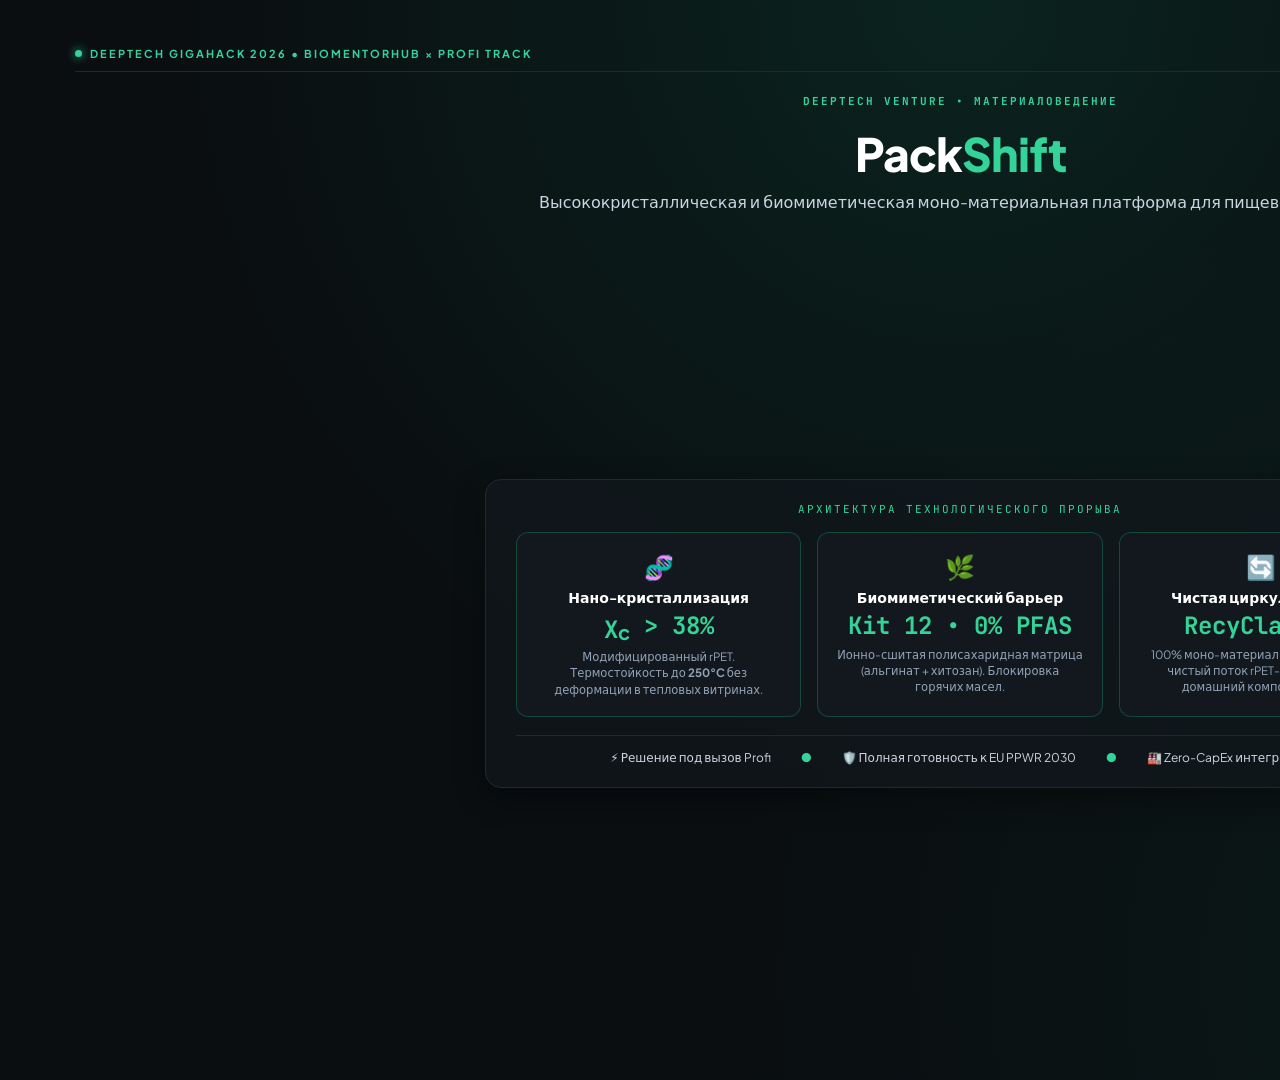
<file: slide_images/temp_slide_1.html>
<!DOCTYPE html>
<html lang="ru">

<head>
  <meta charset="UTF-8">
  <meta name="viewport" content="width=device-width, initial-scale=1.0">
  <title>PackShift • Deeptech Gigahack 2026 (Biomentorhub × Profi)</title>
  <link rel="icon" type="image/svg+xml"
    href="data:image/svg+xml,<svg xmlns=%22http://www.w3.org/2000/svg%22 viewBox=%220 0 100 100%22><text y=%22.9em%22 font-size=%2290%22>🌱</text></svg>" />
  <link rel="preconnect" href="https://fonts.googleapis.com">
  <link rel="preconnect" href="https://fonts.gstatic.com" crossorigin>
  <link
    href="https://fonts.googleapis.com/css2?family=Plus+Jakarta+Sans:wght@400;500;600;700;800&family=JetBrains+Mono:wght@500;700&display=swap"
    rel="stylesheet">
  <style>
    /* ==========================================================================
       HACKATHON DEEPTECH THEME: Графит + Неоновый Изумруд + Научный Минимализм
       ========================================================================== */
    :root {
      --bg-dark: #0a0e11;
      --bg-card: #12181d;
      --bg-card-hover: #162027;
      --border-subtle: #1e2932;
      --border-emerald: #10b981;
      --border-glow: rgba(52, 211, 153, 0.35);

      --neon-emerald: #34d399;
      --vibrant-green: #10b981;
      --dark-green: #065f46;

      --text-white: #ffffff;
      --text-muted: #94a3b8;
      --text-light: #cbd5e1;
      --accent-red: #f43f5e;
      --accent-amber: #f59e0b;
    }

    * {
      box-sizing: border-box;
      font-family: 'Plus Jakarta Sans', system-ui, -apple-system, sans-serif;
      margin: 0;
      padding: 0;
    }

    html, body {
      height: 100%;
      background-color: var(--bg-dark);
      background-image: 
        radial-gradient(circle at 50% 0%, rgba(16, 185, 129, 0.12) 0%, transparent 55%),
        radial-gradient(circle at 80% 90%, rgba(5, 150, 105, 0.08) 0%, transparent 45%);
      color: var(--text-white);
      overflow: hidden;
      display: flex;
      flex-direction: column;
      align-items: center;
      justify-content: center;
    }

    /* Главный 16:9 контейнер сцены */
    .deck-viewport {
      width: 100vw;
      height: 100vh;
      max-width: 177.78vh; /* 16:9 соотношение */
      max-height: 56.25vw;
      padding: 35px 55px 75px;
      display: flex;
      flex-direction: column;
      position: relative;
    }

    .slide {
      width: 100%;
      height: 100%;
      display: none;
      opacity: 0;
      transform: translateY(8px);
      transition: opacity 0.3s ease, transform 0.3s ease;
      flex-direction: column;
      justify-content: space-between;
      text-align: center;
    }

    .slide.active {
      display: flex;
      opacity: 1;
      transform: translateY(0);
      z-index: 10;
    }

    /* Верхний статус-бар */
    .top-status-bar {
      display: flex;
      justify-content: space-between;
      align-items: center;
      width: 100%;
      margin-bottom: 16px;
      padding-bottom: 10px;
      border-bottom: 1px solid var(--border-subtle);
    }

    .track-badge {
      font-family: 'JetBrains Mono', monospace;
      font-size: 11px;
      font-weight: 700;
      color: var(--neon-emerald);
      letter-spacing: 2px;
      text-transform: uppercase;
      display: flex;
      align-items: center;
      gap: 8px;
    }

    .track-dot {
      width: 7px;
      height: 7px;
      background: var(--neon-emerald);
      border-radius: 50%;
      box-shadow: 0 0 10px var(--neon-emerald);
    }

    .slide-index-counter {
      font-family: 'JetBrains Mono', monospace;
      font-size: 12px;
      font-weight: 700;
      color: var(--text-muted);
      letter-spacing: 1px;
    }

    /* Центрированные заголовки слайдов */
    .slide-header {
      margin-bottom: 18px;
      text-align: center;
    }

    .slide-tag {
      font-family: 'JetBrains Mono', monospace;
      font-size: 11px;
      font-weight: 700;
      color: var(--neon-emerald);
      letter-spacing: 2px;
      text-transform: uppercase;
      margin-bottom: 6px;
      display: inline-block;
    }

    .slide-title {
      font-size: 32px;
      font-weight: 800;
      letter-spacing: -0.5px;
      color: var(--text-white);
      margin-bottom: 6px;
    }

    .slide-subtitle {
      font-size: 14px;
      color: var(--text-muted);
      max-width: 880px;
      margin: 0 auto;
      line-height: 1.45;
    }

    /* Основная рабочая область слайда */
    .slide-body {
      flex: 1;
      display: flex;
      flex-direction: column;
      justify-content: center;
      align-items: center;
      width: 100%;
      gap: 16px;
    }

    /* ==========================================================================
       КОМПОНЕНТЫ СХЕМ И ДИАГРАММ
       ========================================================================== */

    /* Карточки */
    .deeptech-card {
      background: var(--bg-card);
      border: 1px solid var(--border-subtle);
      border-radius: 12px;
      padding: 18px;
      transition: all 0.25s ease;
      position: relative;
    }

    .deeptech-card:hover {
      border-color: var(--neon-emerald);
      box-shadow: 0 6px 20px rgba(16, 185, 129, 0.12);
    }

    /* Сетка 3 колонок */
    .grid-3 {
      display: grid;
      grid-template-columns: repeat(3, 1fr);
      gap: 16px;
      width: 100%;
    }

    /* Сетка 2 колонок */
    .grid-2 {
      display: grid;
      grid-template-columns: 1fr 1fr;
      gap: 20px;
      width: 100%;
    }

    /* Сетка 4 колонок */
    .grid-4 {
      display: grid;
      grid-template-columns: repeat(4, 1fr);
      gap: 14px;
      width: 100%;
    }

    /* Моноширинные цифры */
    .stat-number {
      font-family: 'JetBrains Mono', monospace;
      font-weight: 700;
      color: var(--neon-emerald);
    }

    /* График DMA (SVG) */
    .chart-container {
      width: 100%;
      max-width: 900px;
      background: var(--bg-card);
      border: 1px solid var(--border-subtle);
      border-radius: 14px;
      padding: 16px 24px;
      box-shadow: inset 0 0 30px rgba(0,0,0,0.5);
    }

    /* Пайплайн / Шаги */
    .pipeline-flow {
      display: flex;
      align-items: center;
      justify-content: center;
      gap: 12px;
      width: 100%;
    }

    .pipeline-step {
      background: var(--bg-card);
      border: 1px solid var(--border-subtle);
      border-radius: 10px;
      padding: 16px 14px;
      flex: 1;
      text-align: center;
      position: relative;
    }

    .pipeline-step.active-step {
      border-color: var(--neon-emerald);
      box-shadow: 0 0 15px rgba(16, 185, 129, 0.2);
    }

    .pipeline-arrow {
      color: var(--neon-emerald);
      font-size: 20px;
      font-weight: bold;
    }

    /* Футер сцены с навигацией и таймером */
    .bottom-control-bar {
      display: flex;
      justify-content: space-between;
      align-items: center;
      width: 100%;
      padding-top: 14px;
      border-top: 1px solid var(--border-subtle);
      margin-top: 14px;
    }

    .hotkey-hints {
      font-family: 'JetBrains Mono', monospace;
      font-size: 11px;
      color: var(--text-muted);
      display: flex;
      gap: 14px;
    }

    .kbd-btn {
      background: #1e293b;
      padding: 2px 7px;
      border-radius: 4px;
      color: var(--text-light);
      border: 1px solid #334155;
    }

    .nav-buttons-group {
      display: flex;
      gap: 8px;
    }

    .nav-btn {
      background: var(--bg-card);
      border: 1px solid var(--border-subtle);
      color: var(--text-white);
      padding: 6px 14px;
      border-radius: 6px;
      cursor: pointer;
      font-size: 13px;
      font-weight: 600;
      transition: all 0.2s;
    }

    .nav-btn:hover {
      background: var(--neon-emerald);
      color: #000;
      border-color: var(--neon-emerald);
    }

    .timer-display {
      font-family: 'JetBrains Mono', monospace;
      font-size: 13px;
      font-weight: 700;
      color: var(--neon-emerald);
      background: rgba(16, 185, 129, 0.1);
      padding: 4px 10px;
      border-radius: 6px;
      border: 1px solid rgba(16, 185, 129, 0.3);
      cursor: pointer;
    }

    /* Шпаргалка спикера (скрытый выдвижной ящик) */
    .notes-drawer {
      position: absolute;
      bottom: 70px;
      left: 50%;
      transform: translateX(-50%);
      width: 90%;
      max-width: 850px;
      background: rgba(18, 24, 29, 0.96);
      backdrop-filter: blur(12px);
      border: 1px solid var(--neon-emerald);
      border-radius: 12px;
      padding: 16px 20px;
      display: none;
      z-index: 100;
      box-shadow: 0 10px 40px rgba(0,0,0,0.8);
      text-align: left;
    }

    .notes-drawer.open {
      display: block;
    }

    .notes-header {
      display: flex;
      justify-content: space-between;
      align-items: center;
      margin-bottom: 8px;
      font-family: 'JetBrains Mono', monospace;
      font-size: 11px;
      color: var(--neon-emerald);
      text-transform: uppercase;
      font-weight: 700;
    }

    .notes-text {
      font-size: 13px;
      line-height: 1.5;
      color: var(--text-light);
    }

    /* Прогресс-бар */
    .deck-progress-bar {
      position: absolute;
      bottom: 0;
      left: 0;
      height: 3px;
      background: var(--neon-emerald);
      box-shadow: 0 0 8px var(--neon-emerald);
      transition: width 0.3s ease;
    }
  </style>

    <style>
      html, body {
        width: 1920px !important;
        height: 1080px !important;
        overflow: hidden !important;
      }
      .deck-viewport {
        width: 1920px !important;
        height: 1080px !important;
        max-width: 1920px !important;
        max-height: 1080px !important;
        padding: 45px 75px 45px !important;
      }
      .bottom-control-bar, .notes-drawer, .deck-progress-bar {
        display: none !important;
      }
      .slide {
        display: none !important;
        opacity: 0 !important;
      }
      .slide[data-slide="1"] {
        display: flex !important;
        opacity: 1 !important;
        transform: none !important;
      }
    </style>
    </head>

<body>

  <div class="deck-viewport">

    <!-- Верхний статус-бар -->
    <div class="top-status-bar">
      <div class="track-badge">
        <span class="track-dot"></span>
        <span>Deeptech Gigahack 2026 • Biomentorhub × Profi Track</span>
      </div>
      <div class="slide-index-counter" id="slideIndexLabel">01 / 08</div>
    </div>

    <!-- ======================================================================
         СЛАЙД 1: DEEPTECH VISION & THE BREAKTHROUGH
         ====================================================================== -->
    <div class="slide active" data-slide="1">
      <div class="slide-header">
        <span class="slide-tag">DEEPTECH VENTURE • МАТЕРИАЛОВЕДЕНИЕ</span>
        <h1 class="slide-title" style="font-size: 46px; margin: 10px 0 8px; letter-spacing: -1px;">
          Pack<span style="color: var(--neon-emerald);">Shift</span>
        </h1>
        <p class="slide-subtitle" style="font-size: 16px; color: var(--text-light);">
          Высококристаллическая и биомиметическая моно-материальная платформа для пищевой упаковки
        </p>
      </div>

      <div class="slide-body">
        <!-- Схема молекулярного и материаловедческого триумвирата -->
        <div style="background: rgba(18, 24, 29, 0.7); border: 1px solid var(--border-subtle); border-radius: 16px; padding: 22px 30px; width: 100%; max-width: 950px; box-shadow: 0 10px 30px rgba(0,0,0,0.4);">
          <div style="margin-bottom: 16px; font-family: 'JetBrains Mono', monospace; font-size: 11px; color: var(--neon-emerald); letter-spacing: 2px;">
            АРХИТЕКТУРА ТЕХНОЛОГИЧЕСКОГО ПРОРЫВА
          </div>

          <div class="grid-3" style="margin-top: 10px;">
            <!-- Узел 1 -->
            <div class="deeptech-card" style="text-align: center; border-color: rgba(16, 185, 129, 0.3);">
              <div style="font-size: 24px; margin-bottom: 6px;">🧬</div>
              <div style="font-size: 14px; font-weight: 700; color: #fff; margin-bottom: 4px;">Нано-кристаллизация</div>
              <div class="stat-number" style="font-size: 24px; margin-bottom: 6px;">&chi;<sub>c</sub> &gt; 38%</div>
              <p style="font-size: 11.5px; color: var(--text-muted); line-height: 1.4;">
                Модифицированный rPET. Термостойкость до <b>250°C</b> без деформации в тепловых витринах.
              </p>
            </div>

            <!-- Узел 2 -->
            <div class="deeptech-card" style="text-align: center; border-color: rgba(16, 185, 129, 0.3);">
              <div style="font-size: 24px; margin-bottom: 6px;">🌿</div>
              <div style="font-size: 14px; font-weight: 700; color: #fff; margin-bottom: 4px;">Биомиметический барьер</div>
              <div class="stat-number" style="font-size: 24px; margin-bottom: 6px;">Kit 12 • 0% PFAS</div>
              <p style="font-size: 11.5px; color: var(--text-muted); line-height: 1.4;">
                Ионно-сшитая полисахаридная матрица (альгинат + хитозан). Блокировка горячих масел.
              </p>
            </div>

            <!-- Узел 3 -->
            <div class="deeptech-card" style="text-align: center; border-color: rgba(16, 185, 129, 0.3);">
              <div style="font-size: 24px; margin-bottom: 6px;">🔄</div>
              <div style="font-size: 14px; font-weight: 700; color: #fff; margin-bottom: 4px;">Чистая циркулярность</div>
              <div class="stat-number" style="font-size: 24px; margin-bottom: 6px;">RecyClass A</div>
              <p style="font-size: 11.5px; color: var(--text-muted); line-height: 1.4;">
                100% моно-материалы: сортировка в чистый поток rPET-бутылок или домашний компост (60 дн).
              </p>
            </div>
          </div>

          <div style="margin-top: 18px; padding-top: 14px; border-top: 1px solid var(--border-subtle); display: flex; justify-content: center; gap: 30px; font-size: 12px; color: var(--text-light); font-family: 'JetBrains Mono', monospace;">
            <span>⚡ Решение под вызов Profi</span>
            <span style="color: var(--neon-emerald);">●</span>
            <span>🛡️ Полная готовность к EU PPWR 2030</span>
            <span style="color: var(--neon-emerald);">●</span>
            <span>🏭 Zero-CapEx интеграция</span>
          </div>
        </div>
      </div>

      <div class="notes-drawer" id="note-1">
        <div class="notes-header"><span>Шпаргалка спикера (0:00 – 0:35)</span><span>Нажмите 'S' чтобы скрыть</span></div>
        <div class="notes-text">
          «Добрый день, уважаемые эксперты и жюри! Команда PackShift представляет deeptech-платформу моно-материальной пищевой упаковки. Мы разрешили ключевой парадокс материаловедения: как совместить экстремальную термостойкость в 250°C с абсолютной циркулярностью переработки по классу RecyClass A и полным отказом от токсичных PFAS.»
        </div>
      </div>
    </div>

    <!-- ======================================================================
         СЛАЙД 2: THE PACKAGING TRILEMMA (ФУНДАМЕНТАЛЬНЫЙ ТУПИК)
         ====================================================================== -->
    <div class="slide" data-slide="2">
      <div class="slide-header">
        <span class="slide-tag">ФУНДАМЕНТАЛЬНЫЙ ВЫЗОВ • ТЕОРИЯ МАТЕРИАЛОВ</span>
        <h2 class="slide-title">Материаловедческая трилемма пищевой упаковки</h2>
        <p class="slide-subtitle">
          Почему современные полимеры не способны объединить температуру, переработку и себестоимость
        </p>
      </div>

      <div class="slide-body">
        <div class="grid-2" style="max-width: 1000px; align-items: center;">
          <!-- SVG Радар / Диаграмма трилеммы -->
          <div class="deeptech-card" style="padding: 16px; display: flex; flex-direction: column; align-items: center; justify-content: center;">
            <div style="font-family: 'JetBrains Mono', monospace; font-size: 11px; color: var(--text-muted); margin-bottom: 8px;">
              РАДАР КОМПРОМИССОВ МАТЕРИАЛОВ
            </div>
            <svg viewBox="0 0 360 300" style="width: 100%; max-height: 250px;">
              <!-- Треугольник осей -->
              <polygon points="180,30 330,260 30,260" fill="none" stroke="#1e293b" stroke-width="2" />
              <polygon points="180,95 270,225 90,225" fill="none" stroke="#1e293b" stroke-dasharray="4" stroke-width="1.5" />
              
              <!-- Вершины -->
              <text x="180" y="20" fill="#34d399" font-family="'JetBrains Mono', monospace" font-size="11" font-weight="bold" text-anchor="middle">ТЕРМОСТОЙКОСТЬ (&gt;200°C)</text>
              <text x="335" y="280" fill="#34d399" font-family="'JetBrains Mono', monospace" font-size="11" font-weight="bold" text-anchor="middle">ЦИРКУЛЯРНОСТЬ (Class A)</text>
              <text x="25" y="280" fill="#34d399" font-family="'JetBrains Mono', monospace" font-size="11" font-weight="bold" text-anchor="middle">ПАРИТЕТ ЦЕНЫ (1:1)</text>

              <!-- Альтернатива 1: Алюминий (Красный) -->
              <polygon points="180,45 130,240 100,240" fill="rgba(244, 63, 94, 0.15)" stroke="#f43f5e" stroke-width="1.5" />
              <!-- Альтернатива 2: PLA/PBAT (Оранжевый) -->
              <polygon points="180,210 310,250 80,245" fill="rgba(245, 158, 11, 0.15)" stroke="#f59e0b" stroke-width="1.5" />
              <!-- PackShift (Зеленый прорыв) -->
              <polygon points="180,40 315,250 45,250" fill="rgba(16, 185, 129, 0.25)" stroke="#10b981" stroke-width="3" filter="drop-shadow(0 0 8px #10b981)" />

              <circle cx="180" cy="40" r="4" fill="#34d399" />
              <circle cx="315" cy="250" r="4" fill="#34d399" />
              <circle cx="45" cy="250" r="4" fill="#34d399" />
            </svg>
            <div style="font-size: 11px; font-family: 'JetBrains Mono', monospace; color: var(--neon-emerald); margin-top: 6px;">
              ⚡ Зелёный контур: PackShift Парето-оптимум
            </div>
          </div>

          <!-- Разбор краха существующих аналогов -->
          <div style="display: flex; flex-direction: column; gap: 10px; text-align: left;">
            <div class="deeptech-card" style="border-left: 3px solid var(--accent-red); padding: 12px 14px;">
              <div style="font-weight: 700; font-size: 13px; color: #fff; margin-bottom: 2px;">
                ❌ Многослойные ламинаты (PET + Al + PE)
              </div>
              <div style="font-size: 11.5px; color: var(--text-muted); line-height: 1.4;">
                Неразделимый пирог из 3 полимеров и клея. <b>0% вторичной переработки</b>, распад клея при 85°C в тепловой витрине, штраф EPR €800/т.
              </div>
            </div>

            <div class="deeptech-card" style="border-left: 3px solid var(--accent-amber); padding: 12px 14px;">
              <div style="font-weight: 700; font-size: 13px; color: #fff; margin-bottom: 2px;">
                ⚠️ Традиционный алюминий
              </div>
              <div style="font-size: 11.5px; color: var(--text-muted); line-height: 1.4;">
                Выдерживает жар, но оставляет огромный углеродный след (<b>11.5 кг CO₂/кг</b>), непрозрачен на витрине и взрывается в бытовых СВЧ.
              </div>
            </div>

            <div class="deeptech-card" style="border-left: 3px solid var(--accent-amber); padding: 12px 14px;">
              <div style="font-weight: 700; font-size: 13px; color: #fff; margin-bottom: 2px;">
                ⚠️ Стандартные биопластики (PLA / PBAT)
              </div>
              <div style="font-size: 11.5px; color: var(--text-muted); line-height: 1.4;">
                Плавятся уже при <b>55°C–60°C</b>. Полностью неприменимы для горячих витрин гриля (85°C–120°C).
              </div>
            </div>
          </div>
        </div>
      </div>

      <div class="notes-drawer" id="note-2">
        <div class="notes-header"><span>Шпаргалка спикера (0:35 – 1:15)</span><span>Нажмите 'S' чтобы скрыть</span></div>
        <div class="notes-text">
          «Перед ритейлом Profi стоит непреодолимая трилемма. Если мы берём многослойный ламинат с клеем — он держит жир, но не перерабатывается и сжигается, создавая риски штрафов по директиве PPWR. Алюминий оставляет колоссальный след CO2. А обычные биопластики типа PLA просто плавятся уже при 55 градусах. Ни один коммерческий материал не закрывал все 3 вершины — до PackShift.»
        </div>
      </div>
    </div>

    <!-- ======================================================================
         СЛАЙД 3: CORE DEEPTECH 1 — НАНО-КРИСТАЛЛИЗАЦИЯ rPET (High-χc Platform)
         ====================================================================== -->
    <div class="slide" data-slide="3">
      <div class="slide-header">
        <span class="slide-tag">ПОЛИМЕРНАЯ ИНЖЕНЕРИЯ • НАУЧНОЕ ЯДРО 1</span>
        <h2 class="slide-title">Высококристаллический моно-rPET (CPET Ultra-Flex)</h2>
        <p class="slide-subtitle">
          Управление кинетикой кристаллизации вторичного ПЭТ (&chi;<sub>c</sub> &gt; 38%) для удержания 250°C
        </p>
      </div>

      <div class="slide-body">
        <div class="grid-2" style="max-width: 1020px; align-items: center;">
          <!-- График термомеханического анализа (DMA) -->
          <div class="chart-container" style="text-align: center;">
            <div style="display: flex; justify-content: space-between; font-family: 'JetBrains Mono', monospace; font-size: 11px; margin-bottom: 8px;">
              <span style="color: var(--neon-emerald);">DMA: Модуль упругости E' (МПа) vs Температура (°C)</span>
              <span style="color: var(--text-muted);">ASTM D4065</span>
            </div>

            <svg viewBox="0 0 450 220" style="width: 100%; max-height: 200px;">
              <!-- Сетка -->
              <line x1="40" y1="20" x2="40" y2="180" stroke="#1e293b" stroke-width="1.5" />
              <line x1="40" y1="180" x2="430" y2="180" stroke="#1e293b" stroke-width="1.5" />

              <line x1="40" y1="60" x2="430" y2="60" stroke="#1e293b" stroke-dasharray="3" />
              <line x1="40" y1="120" x2="430" y2="120" stroke="#1e293b" stroke-dasharray="3" />

              <!-- Маркеры температуры -->
              <!-- 70C Tg -->
              <line x1="120" y1="20" x2="120" y2="180" stroke="#475569" stroke-dasharray="4" />
              <text x="120" y="195" fill="#94a3b8" font-family="'JetBrains Mono', monospace" font-size="9" text-anchor="middle">70°C (Tg)</text>

              <!-- 120C Витрина Profi -->
              <line x1="210" y1="20" x2="210" y2="180" stroke="#f59e0b" stroke-dasharray="4" />
              <text x="210" y="195" fill="#f59e0b" font-family="'JetBrains Mono', monospace" font-size="9" text-anchor="middle">120°C (Витрина)</text>

              <!-- 250C Духовка -->
              <line x1="390" y1="20" x2="390" y2="180" stroke="#34d399" stroke-dasharray="4" />
              <text x="390" y="195" fill="#34d399" font-family="'JetBrains Mono', monospace" font-size="9" text-anchor="middle">250°C (Пик)</text>

              <!-- Кривая 1: Стандартный аморфный rPET (Проваливается при 70C) -->
              <path d="M 40,40 Q 110,45 125,120 T 170,175 L 430,175" fill="none" stroke="#f43f5e" stroke-width="2.5" stroke-dasharray="5" />
              
              <!-- Кривая 2: PackShift High-chi CPET (Держит плато до 250C) -->
              <path d="M 40,35 Q 120,40 210,48 T 380,65 L 415,160" fill="none" stroke="#10b981" stroke-width="3" filter="drop-shadow(0 0 6px #10b981)" />

              <!-- Подписи кривых -->
              <text x="240" y="40" fill="#34d399" font-family="'JetBrains Mono', monospace" font-size="10" font-weight="bold">PackShift High-&chi;c CPET</text>
              <text x="135" y="150" fill="#f43f5e" font-family="'JetBrains Mono', monospace" font-size="9">Стандартный rPET (коллапс)</text>
            </svg>

            <div style="font-size: 11px; color: var(--text-muted); margin-top: 4px;">
              Кристаллические сферолиты удерживают механический модуль при длительном нагреве.
            </div>
          </div>

          <!-- Инженерная спецификация -->
          <div style="display: flex; flex-direction: column; gap: 12px; text-align: left;">
            <div class="deeptech-card">
              <div style="font-family: 'JetBrains Mono', monospace; font-size: 11px; color: var(--neon-emerald); margin-bottom: 2px;">
                МЕХАНИЗМ КРИСТАЛЛИЗАЦИИ
              </div>
              <div style="font-weight: 700; font-size: 14px; color: #fff; margin-bottom: 4px;">
                Органические нано-нуклеаторы
              </div>
              <p style="font-size: 12px; color: var(--text-muted); line-height: 1.45;">
                Введение неорганических нано-центров нуклеации инициирует сверхплотную сетку кристаллитов без хрупкости. Степень кристалличности повышена с <b>18% до &gt;38%</b>.
              </p>
            </div>

            <div class="deeptech-card">
              <div style="font-family: 'JetBrains Mono', monospace; font-size: 11px; color: var(--neon-emerald); margin-bottom: 2px;">
                ДВОЙНОЕ ПРИМЕНЕНИЕ (DUAL-OVENABLE)
              </div>
              <div style="font-weight: 700; font-size: 14px; color: #fff; margin-bottom: 4px;">
                Диапазон: от -40°C до +250°C
              </div>
              <p style="font-size: 12px; color: var(--text-muted); line-height: 1.45;">
                Покупатель может перенести блюдо из морозильника прямо в духовку или СВЧ в фабричной упаковке без вскрытия и перекладывания.
              </p>
            </div>

            <div class="deeptech-card" style="border-color: rgba(16, 185, 129, 0.4);">
              <div style="font-family: 'JetBrains Mono', monospace; font-size: 11px; color: var(--neon-emerald); margin-bottom: 2px;">
                100% BOTTLE-TO-BOTTLE СОРТИРОВКА
              </div>
              <p style="font-size: 12px; color: var(--text-light); line-height: 1.45;">
                Упаковка не содержит полиэтиленовых слоев и пигментов, блокирующих NIR. Оптические сканеры сортируют её в чистый поток rPET с выходом вторичного сырья <b>99.2%</b>.
              </p>
            </div>
          </div>
        </div>
      </div>

      <div class="notes-drawer" id="note-3">
        <div class="notes-header"><span>Шпаргалка спикера (1:15 – 2:00)</span><span>Нажмите 'S' чтобы скрыть</span></div>
        <div class="notes-text">
          «Наше первое научно-инженерное ядро — это модификация вторичного ПЭТ. Обычный полиэтилентерефталат при температуре стеклования 70 градусов резко теряет модуль упругости — на графике DMA видно, как он падает в ноль. Мы ввели органические нано-нуклеаторы, повысили кристалличность выше 38%, что создало стабильное термо-плато до 250 градусов. При этом материал остаётся 100% моно-ПЭТ и уходит во вторичный рециклинг без засорения линий.»
        </div>
      </div>
    </div>

    <!-- ======================================================================
         СЛАЙД 4: CORE DEEPTECH 2 — БИОМИМЕТИЧЕСКИЙ БАРЬЕР LIGNOSHIELD™
         ====================================================================== -->
    <div class="slide" data-slide="4">
      <div class="slide-header">
        <span class="slide-tag">БИОМИМЕТИКА • НАУЧНОЕ ЯДРО 2</span>
        <h2 class="slide-title">Ионно-сшитая матрица LignoShield™</h2>
        <p class="slide-subtitle">
          Паропроницаемый гидрофобный нано-барьер из полисахаридов водорослей и волокон багассы
        </p>
      </div>

      <div class="slide-body">
        <div class="grid-2" style="max-width: 1020px; align-items: center;">
          <!-- Схема молекулярного разреза структуры -->
          <div class="deeptech-card" style="padding: 16px 20px; text-align: center;">
            <div style="font-family: 'JetBrains Mono', monospace; font-size: 11px; color: var(--neon-emerald); margin-bottom: 12px;">
              АРХИТЕКТУРА МАТЕРИАЛА В РАЗРЕЗЕ (CROSS-SECTION)
            </div>

            <svg viewBox="0 0 420 220" style="width: 100%; max-height: 200px;">
              <!-- Слой 1: Нано-барьер альгинат/хитозан -->
              <rect x="20" y="20" width="380" height="40" rx="6" fill="rgba(16, 185, 129, 0.25)" stroke="#10b981" stroke-width="2" />
              <text x="210" y="44" fill="#34d399" font-family="'JetBrains Mono', monospace" font-size="11" font-weight="bold" text-anchor="middle">
                НАНОБАРЬЕР: Альгинат + Хитозан (Ca²+ сшивка)
              </text>
              <text x="210" y="55" fill="#94a3b8" font-family="'Plus Jakarta Sans', sans-serif" font-size="9" text-anchor="middle">
                Угол смачивания &gt; 110° • Блокировка масел Kit 12 • 0% PFAS
              </text>

              <!-- Стрелки пара -->
              <path d="M 120,95 L 120,70" stroke="#38bdf8" stroke-width="2" stroke-dasharray="3" />
              <path d="M 210,95 L 210,70" stroke="#38bdf8" stroke-width="2" stroke-dasharray="3" />
              <path d="M 300,95 L 300,70" stroke="#38bdf8" stroke-width="2" stroke-dasharray="3" />

              <!-- Слой 2: Диффузионная мембрана -->
              <rect x="20" y="95" width="380" height="35" rx="6" fill="rgba(56, 189, 248, 0.15)" stroke="#38bdf8" stroke-width="1.5" />
              <text x="210" y="116" fill="#38bdf8" font-family="'JetBrains Mono', monospace" font-size="11" font-weight="bold" text-anchor="middle">
                ПАРОПРОНИЦАЕМАЯ МЕМБРАНА (Micro-Vent)
              </text>
              <text x="210" y="126" fill="#94a3b8" font-family="'Plus Jakarta Sans', sans-serif" font-size="9" text-anchor="middle">
                Отвод влаги H₂O • Сохранение хрустящей корочки гриля
              </text>

              <!-- Слой 3: Основа из багассы -->
              <rect x="20" y="150" width="380" height="50" rx="6" fill="rgba(148, 163, 184, 0.1)" stroke="#475569" stroke-width="1.5" />
              <text x="210" y="174" fill="#ffffff" font-family="'JetBrains Mono', monospace" font-size="11" font-weight="bold" text-anchor="middle">
                ЛИГНОЦЕЛЛЮЛОЗНАЯ ОСНОВА (Багасса)
              </text>
              <text x="210" y="188" fill="#94a3b8" font-family="'Plus Jakarta Sans', sans-serif" font-size="9" text-anchor="middle">
                Вторичный жмых тростника • Домашний компост 60 дней (OK Compost HOME)
              </text>
            </svg>

            <div style="font-size: 11px; color: var(--text-muted); margin-top: 6px;">
              Двойное действие: удержание кипящего жира при свободном отводе избыточного конденсата.
            </div>
          </div>

          <!-- Ключевые преимущества био-матрицы -->
          <div style="display: flex; flex-direction: column; gap: 12px; text-align: left;">
            <div class="deeptech-card">
              <div style="font-family: 'JetBrains Mono', monospace; font-size: 11px; color: var(--neon-emerald); margin-bottom: 2px;">
                БИОХИМИЧЕСКИЙ БАРЬЕР БЕЗ ФТОРА
              </div>
              <div style="font-weight: 700; font-size: 14px; color: #fff; margin-bottom: 4px;">
                Ионный замок Ca<sup>2+</sup> (Alginate-Chitosan)
              </div>
              <p style="font-size: 12px; color: var(--text-muted); line-height: 1.45;">
                Полиэлектролитный комплекс создаёт плотную гидратную сетку. Молекулы горячих триглицеридов физически не могут проникнуть в поры целлюлозы.
              </p>
            </div>

            <div class="deeptech-card">
              <div style="font-family: 'JetBrains Mono', monospace; font-size: 11px; color: var(--neon-emerald); margin-bottom: 2px;">
                РЕШЕНИЕ ПРОБЛЕМЫ РАЗМОКАНИЯ
              </div>
              <div style="font-weight: 700; font-size: 14px; color: #fff; margin-bottom: 4px;">
                Анти-парниковый эффект (Crisp Guard)
              </div>
              <p style="font-size: 12px; color: var(--text-muted); line-height: 1.45;">
                В герметичных пакетах горячая курица-гриль «парится», и корочка размокает за 20 минут. Наша мембрана отводит пар, сохраняя премиальную хрусткость.
              </p>
            </div>

            <div class="deeptech-card" style="border-color: rgba(16, 185, 129, 0.4);">
              <div style="font-family: 'JetBrains Mono', monospace; font-size: 11px; color: var(--neon-emerald); margin-bottom: 2px;">
                БЕЗОПАСНАЯ БИОДЕГРАДАЦИЯ
              </div>
              <p style="font-size: 12px; color: var(--text-light); line-height: 1.45;">
                <b>OK Compost HOME</b>: распадается на органику, воду и CO₂ в домашней компостной куче за 60 суток без необходимости промышленного компостирования при 60°C.
              </p>
            </div>
          </div>
        </div>
      </div>

      <div class="notes-drawer" id="note-4">
        <div class="notes-header"><span>Шпаргалка спикера (2:00 – 2:40)</span><span>Нажмите 'S' чтобы скрыть</span></div>
        <div class="notes-text">
          «Второе направление — биокомпозит LignoShield на основе багассы и морских водорослей. Главный бич горячей кулинарии — эффект парника: курица выделяет пар, размокает и теряет товарный вид. Мы создали ионно-сшитую мембрану альгинат-хитозан: она селективно выводит пар наружу, но держит горячий жир по высшему стандарту Kit 12 без грамма токсичных PFAS. И главное — утилизируется в обычном домашнем компосте за 60 дней.»
        </div>
      </div>
    </div>

    <!-- ======================================================================
         СЛАЙД 5: SCIENTIFIC BENCHMARKS & EXPERIMENTAL DATA
         ====================================================================== -->
    <div class="slide" data-slide="5">
      <div class="slide-header">
        <span class="slide-tag">ЭКСПЕРИМЕНТАЛЬНЫЕ ДАННЫЕ • ВАЛИДАЦИЯ</span>
        <h2 class="slide-title">Сравнительные лабораторные бенчмарки</h2>
        <p class="slide-subtitle">
          Прямое физико-химическое и жизненное (LCA) сопоставление с традиционными упаковочными материалами
        </p>
      </div>

      <div class="slide-body">
        <div class="grid-3" style="max-width: 1040px;">
          <!-- Бенчмарк 1: Термостабильность формы -->
          <div class="deeptech-card" style="text-align: center;">
            <div style="font-family: 'JetBrains Mono', monospace; font-size: 11px; color: var(--text-muted); margin-bottom: 8px;">
              ДЕФОРМАЦИЯ ПРИ 120°C (60 МИН)
            </div>
            <div style="height: 140px; display: flex; align-items: flex-end; justify-content: space-around; padding-bottom: 10px; border-bottom: 1px solid var(--border-subtle);">
              <!-- PE -->
              <div style="display: flex; flex-direction: column; align-items: center; gap: 4px;">
                <span style="font-family: 'JetBrains Mono', monospace; font-size: 10px; color: #f43f5e;">100%</span>
                <div style="width: 32px; height: 110px; background: #f43f5e; border-radius: 4px 4px 0 0;"></div>
                <span style="font-size: 10px; color: var(--text-muted);">LDPE</span>
              </div>
              <!-- PLA -->
              <div style="display: flex; flex-direction: column; align-items: center; gap: 4px;">
                <span style="font-family: 'JetBrains Mono', monospace; font-size: 10px; color: #f59e0b;">88%</span>
                <div style="width: 32px; height: 95px; background: #f59e0b; border-radius: 4px 4px 0 0;"></div>
                <span style="font-size: 10px; color: var(--text-muted);">PLA</span>
              </div>
              <!-- PackShift -->
              <div style="display: flex; flex-direction: column; align-items: center; gap: 4px;">
                <span style="font-family: 'JetBrains Mono', monospace; font-size: 11px; font-weight: bold; color: #34d399;">&lt;1.2%</span>
                <div style="width: 36px; height: 12px; background: #10b981; border-radius: 4px 4px 0 0; box-shadow: 0 0 10px #10b981;"></div>
                <span style="font-size: 10px; font-weight: bold; color: #fff;">PackShift</span>
              </div>
            </div>
            <p style="font-size: 11px; color: var(--text-light); margin-top: 10px; line-height: 1.35;">
              Полное сохранение геометрии лотка в тепловой витрине Profi свыше 6 часов.
            </p>
          </div>

          <!-- Бенчмарк 2: Углеродный след (LCA) -->
          <div class="deeptech-card" style="text-align: center;">
            <div style="font-family: 'JetBrains Mono', monospace; font-size: 11px; color: var(--text-muted); margin-bottom: 8px;">
              УГЛЕРОДНЫЙ СЛЕД (кг CO₂e / кг)
            </div>
            <div style="height: 140px; display: flex; align-items: flex-end; justify-content: space-around; padding-bottom: 10px; border-bottom: 1px solid var(--border-subtle);">
              <!-- Алюминий -->
              <div style="display: flex; flex-direction: column; align-items: center; gap: 4px;">
                <span style="font-family: 'JetBrains Mono', monospace; font-size: 10px; color: #f43f5e;">11.5</span>
                <div style="width: 32px; height: 120px; background: #f43f5e; border-radius: 4px 4px 0 0;"></div>
                <span style="font-size: 10px; color: var(--text-muted);">Алюм.</span>
              </div>
              <!-- Ламинат -->
              <div style="display: flex; flex-direction: column; align-items: center; gap: 4px;">
                <span style="font-family: 'JetBrains Mono', monospace; font-size: 10px; color: #f59e0b;">3.8</span>
                <div style="width: 32px; height: 42px; background: #f59e0b; border-radius: 4px 4px 0 0;"></div>
                <span style="font-size: 10px; color: var(--text-muted);">Ламинат</span>
              </div>
              <!-- PackShift -->
              <div style="display: flex; flex-direction: column; align-items: center; gap: 4px;">
                <span style="font-family: 'JetBrains Mono', monospace; font-size: 11px; font-weight: bold; color: #34d399;">0.82</span>
                <div style="width: 36px; height: 15px; background: #10b981; border-radius: 4px 4px 0 0; box-shadow: 0 0 10px #10b981;"></div>
                <span style="font-size: 10px; font-weight: bold; color: #fff;">PackShift</span>
              </div>
            </div>
            <p style="font-size: 11px; color: var(--text-light); margin-top: 10px; line-height: 1.35;">
              Сокращение углеродного следа Scope 3 для сети Profi на <b>78% – 90%</b>.
            </p>
          </div>

          <!-- Бенчмарк 3: Барьер жиростойкости без PFAS -->
          <div class="deeptech-card" style="text-align: center;">
            <div style="font-family: 'JetBrains Mono', monospace; font-size: 11px; color: var(--text-muted); margin-bottom: 8px;">
              ЖИРОСТОЙКОСТЬ (TAPPI KIT TEST)
            </div>
            <div style="height: 140px; display: flex; flex-direction: column; align-items: center; justify-content: center; gap: 8px; border-bottom: 1px solid var(--border-subtle); padding-bottom: 10px;">
              <div class="stat-number" style="font-size: 40px; color: var(--neon-emerald); line-height: 1;">
                12 / 12
              </div>
              <div style="font-family: 'JetBrains Mono', monospace; font-size: 11px; color: #fff; background: rgba(16, 185, 129, 0.2); padding: 3px 8px; border-radius: 4px;">
                МАКСИМАЛЬНЫЙ БАРЬЕР
              </div>
              <div style="font-size: 10px; color: var(--neon-emerald);">
                0% фторорганических соединений (Zero PFAS)
              </div>
            </div>
            <p style="font-size: 11px; color: var(--text-light); margin-top: 10px; line-height: 1.35;">
              Тест горячим растительным и животным маслом (120°C): 0 протечек за 8 часов.
            </p>
          </div>
        </div>
      </div>

      <div class="notes-drawer" id="note-5">
        <div class="notes-header"><span>Шпаргалка спикера (2:40 – 3:20)</span><span>Нажмите 'S' чтобы скрыть</span></div>
        <div class="notes-text">
          «Посмотрим на строгие экспериментальные данные. При 120 градусах традиционный полиэтилен полностью плавится, биопластик PLA теряет форму за 15 минут. PackShift показывает усадку менее 1.2% за 6 часов. По жизненному циклу углеродный след нашего rPET составляет всего 0.8 кг CO2 на килограмм по сравнению с 11.5 кг у алюминия. И по тесту жиростойкости TAPPI T559 мы получили максимальные 12 из 12 баллов без применения вечных химикатов PFAS.»
        </div>
      </div>
    </div>

    <!-- ======================================================================
         СЛАЙД 6: INDUSTRIAL INTEGRATION: ZERO-CAPEX DROP-IN
         ====================================================================== -->
    <div class="slide" data-slide="6">
      <div class="slide-header">
        <span class="slide-tag">ПРОМЫШЛЕННАЯ СОВМЕСТИМОСТЬ • DROP-IN РЕШЕНИЕ</span>
        <h2 class="slide-title">Интеграция в существующие упаковочные линии</h2>
        <p class="slide-subtitle">
          Масштабирование без закупки нового оборудования и модернизации фасовочных цехов
        </p>
      </div>

      <div class="slide-body">
        <div style="max-width: 1020px; width: 100%;">
          <!-- Линейный процесс Roll-to-Roll -->
          <div class="pipeline-flow" style="margin-bottom: 20px;">
            <div class="pipeline-step">
              <div style="font-family: 'JetBrains Mono', monospace; font-size: 10px; color: var(--neon-emerald); margin-bottom: 4px;">ШАГ 01</div>
              <div style="font-weight: 700; font-size: 13px; color: #fff;">Сырьевой поток</div>
              <div style="font-size: 11px; color: var(--text-muted); margin-top: 4px;">Пищевые rPET-хлопья и жмых багассы</div>
            </div>

            <div class="pipeline-arrow">➔</div>

            <div class="pipeline-step active-step">
              <div style="font-family: 'JetBrains Mono', monospace; font-size: 10px; color: var(--neon-emerald); margin-bottom: 4px;">ШАГ 02</div>
              <div style="font-weight: 700; font-size: 13px; color: #fff;">Компаундинг</div>
              <div style="font-size: 11px; color: var(--neon-emerald); margin-top: 4px;">Нано-нуклеация и формование рулонов</div>
            </div>

            <div class="pipeline-arrow">➔</div>

            <div class="pipeline-step">
              <div style="font-family: 'JetBrains Mono', monospace; font-size: 10px; color: var(--neon-emerald); margin-bottom: 4px;">ШАГ 03</div>
              <div style="font-weight: 700; font-size: 13px; color: #fff;">Стандартный термоформинг</div>
              <div style="font-size: 11px; color: var(--text-muted); margin-top: 4px;">Линии Multivac, Ulma, Ilpra, Variovac</div>
            </div>

            <div class="pipeline-arrow">➔</div>

            <div class="pipeline-step">
              <div style="font-family: 'JetBrains Mono', monospace; font-size: 10px; color: var(--neon-emerald); margin-bottom: 4px;">ШАГ 04</div>
              <div style="font-weight: 700; font-size: 13px; color: #fff;">Полки и витрины Profi</div>
              <div style="font-size: 11px; color: var(--text-muted); margin-top: 4px;">Работа в стандартных тепловых витринах</div>
            </div>
          </div>

          <!-- 3 ключевых фактора внедрения -->
          <div class="grid-3">
            <div class="deeptech-card" style="text-align: left;">
              <div style="font-family: 'JetBrains Mono', monospace; font-size: 11px; color: var(--neon-emerald); margin-bottom: 2px;">
                ZERO CAPEX ДЛЯ РИТЕЙЛА
              </div>
              <div style="font-weight: 700; font-size: 13px; color: #fff; margin-bottom: 4px;">
                Нулевые капитальные затраты
              </div>
              <p style="font-size: 11.5px; color: var(--text-muted); line-height: 1.4;">
                Ни ритейлеру Profi, ни его поставщикам готовой кулинарии не требуется менять парк фасовочных машин. Поставляется в стандартном рулонном формате.
              </p>
            </div>

            <div class="deeptech-card" style="text-align: left;">
              <div style="font-family: 'JetBrains Mono', monospace; font-size: 11px; color: var(--neon-emerald); margin-bottom: 2px;">
                ТЕРМОСВАРКА И СКОРОСТЬ
              </div>
              <div style="font-weight: 700; font-size: 13px; color: #fff; margin-bottom: 4px;">
                Штатное окно сварки: 145–160°C
              </div>
              <p style="font-size: 11.5px; color: var(--text-muted); line-height: 1.4;">
                Время запайки цикла составляет 1.1–1.3 сек, что на 100% соответствует текущим скоростям промышленных линий упаковки кулинарии.
              </p>
            </div>

            <div class="deeptech-card" style="text-align: left; border-color: rgba(16, 185, 129, 0.4);">
              <div style="font-family: 'JetBrains Mono', monospace; font-size: 11px; color: var(--neon-emerald); margin-bottom: 2px;">
                РЕГУЛЯТОРНАЯ СЕРТИФИКАЦИЯ
              </div>
              <div style="font-weight: 700; font-size: 13px; color: #fff; margin-bottom: 4px;">
                EFSA &amp; FDA Food Contact
              </div>
              <p style="font-size: 11.5px; color: var(--text-light); line-height: 1.4;">
                Полное соответствие директивам ЕС (EC No 1935/2004, EU 10/2011) по предельной миграции мономеров при контакте с горячей пищей.
              </p>
            </div>
          </div>
        </div>
      </div>

      <div class="notes-drawer" id="note-6">
        <div class="notes-header"><span>Шпаргалка спикера (3:20 – 3:55)</span><span>Нажмите 'S' чтобы скрыть</span></div>
        <div class="notes-text">
          «Технология ценна только тогда, когда её можно быстро развернуть. Наше решение является чистым Drop-In. Мы поставляем компаунд и рулонную плёнку, которая заряжается в стандартные термоформеры Multivac или Ilpra без перенастройки матриц. Время термосварки — 1.2 секунды при стандартной температуре. Ритейлер Profi не тратит ни одного евро на закупку новых станков.»
        </div>
      </div>
    </div>

    <!-- ======================================================================
         СЛАЙД 7: SCALED UNIT ECONOMICS & PPWR REGULATORY SHIELD
         ====================================================================== -->
    <div class="slide" data-slide="7">
      <div class="slide-header">
        <span class="slide-tag">ЭКОНОМИКА МАСШТАБА • РЕГУЛЯТОРНАЯ БЕЗОПАСНОСТЬ</span>
        <h2 class="slide-title">Unit-экономика и защита ритейлера от рисков</h2>
        <p class="slide-subtitle">
          Финансовая модель окупаемости, страховка от штрафов EU PPWR и снижение списаний
        </p>
      </div>

      <div class="slide-body">
        <div style="max-width: 1020px; width: 100%;">
          <!-- 4 узла экономики и соответствия -->
          <div class="grid-4" style="margin-bottom: 16px;">
            <div class="deeptech-card" style="text-align: center;">
              <div class="stat-number" style="font-size: 28px; margin-bottom: 2px;">1 : 1</div>
              <div style="font-size: 12px; font-weight: 700; color: #fff; margin-bottom: 4px;">Паритет себестоимости</div>
              <div style="font-size: 11px; color: var(--text-muted); line-height: 1.35;">
                Выход на паритет с ископаемым пластиком при масштабе благодаря дешёвому rPET сырью.
              </div>
            </div>

            <div class="deeptech-card" style="text-align: center;">
              <div class="stat-number" style="font-size: 28px; margin-bottom: 2px;">€800 / т</div>
              <div style="font-size: 12px; font-weight: 700; color: #fff; margin-bottom: 4px;">Защита от налога EPR</div>
              <div style="font-size: 11px; color: var(--text-muted); line-height: 1.35;">
                Полное освобождение от штрафов за неперерабатываемую упаковку (EU Plastic Levy).
              </div>
            </div>

            <div class="deeptech-card" style="text-align: center;">
              <div class="stat-number" style="font-size: 28px; margin-bottom: 2px;">-30%</div>
              <div style="font-size: 12px; font-weight: 700; color: #fff; margin-bottom: 4px;">Снижение списаний</div>
              <div style="font-size: 11px; color: var(--text-muted); line-height: 1.35;">
                Сохранение сочности и корочки продлевает товарный вид блюд в витрине на 3+ часа.
              </div>
            </div>

            <div class="deeptech-card" style="text-align: center; border-color: rgba(16, 185, 129, 0.4);">
              <div class="stat-number" style="font-size: 28px; margin-bottom: 2px;">Class A</div>
              <div style="font-size: 12px; font-weight: 700; color: #fff; margin-bottom: 4px;">RecyClass &amp; PPWR</div>
              <div style="font-size: 11px; color: var(--text-muted); line-height: 1.35;">
                Опережение регуляторных требований Европейского Союза на 4 года (PPWR 2030).
              </div>
            </div>
          </div>

          <!-- Баннер совокупного эффекта для сети из 100 супермаркетов -->
          <div style="background: rgba(18, 24, 29, 0.85); border: 1px solid var(--border-emerald); border-radius: 12px; padding: 16px 24px; display: flex; justify-content: space-between; align-items: center;">
            <div style="text-align: left;">
              <div style="font-family: 'JetBrains Mono', monospace; font-size: 11px; color: var(--neon-emerald); letter-spacing: 1px;">
                СОВОКУПНЫЙ ЭФФЕКТ ДЛЯ СЕТИ ИЗ 100 МАГАЗИНОВ PROFI:
              </div>
              <div style="font-size: 14px; font-weight: 700; color: #fff; margin-top: 2px;">
                Экономия свыше €1.98 млн в год на эко-сборах и сохранённой продукции
              </div>
            </div>
            <div style="display: flex; gap: 24px; font-family: 'JetBrains Mono', monospace; text-align: right;">
              <div>
                <div style="font-size: 18px; font-weight: 700; color: var(--neon-emerald);">-1 840 т</div>
                <div style="font-size: 10px; color: var(--text-muted);">первичного пластика</div>
              </div>
              <div>
                <div style="font-size: 18px; font-weight: 700; color: var(--neon-emerald);">-4 250 т</div>
                <div style="font-size: 10px; color: var(--text-muted);">выбросов CO₂e</div>
              </div>
            </div>
          </div>
        </div>
      </div>

      <div class="notes-drawer" id="note-7">
        <div class="notes-header"><span>Шпаргалка спикера (3:55 – 4:30)</span><span>Нажмите 'S' чтобы скрыть</span></div>
        <div class="notes-text">
          «В экономике проекта заложен строгий реализм. На этапе масштабирования себестоимость выходит 1 к 1 с традиционной упаковкой. Но сеть сразу начинает экономить: европейский налог на неперерабатываемый пластик до 800 евро за тонну обнуляется благодаря сертификату RecyClass Grade A. Плюс отвод пара сохраняет товарный вид курицы-гриль, снижая вечерние списания кулинарии на 30%. Для 100 магазинов это почти 2 миллиона евро годового эффекта.»
        </div>
      </div>
    </div>

    <!-- ======================================================================
         СЛАЙД 8: TECHNOLOGY READINESS (TRL 4 -> 6) & THE ASK
         ====================================================================== -->
    <div class="slide" data-slide="8">
      <div class="slide-header">
        <span class="slide-tag">ДОРОЖНАЯ КАРТА • ПАРТНЁРСТВО С PROFI</span>
        <h2 class="slide-title">Статус готовности и предложение о сотрудничестве</h2>
        <p class="slide-subtitle">
          От лабораторного подтверждения TRL 4 к запуску пилота в тепловых витринах сети
        </p>
      </div>

      <div class="slide-body">
        <div style="max-width: 1020px; width: 100%;">
          <!-- TRL Дорожная карта -->
          <div class="pipeline-flow" style="margin-bottom: 18px;">
            <div class="pipeline-step active-step" style="border-color: var(--neon-emerald);">
              <div style="font-family: 'JetBrains Mono', monospace; font-size: 10px; color: var(--neon-emerald); font-weight: 700;">ТЕКУЩИЙ СТАТУС</div>
              <div style="font-weight: 700; font-size: 14px; color: #fff;">TRL 4 (Лаборатория)</div>
              <div style="font-size: 11px; color: var(--text-light); margin-top: 4px;">
                Синтез компаунда подтверждён.<br><b style="color: var(--neon-emerald);">200 образцов готовы</b> к тестам
              </div>
            </div>

            <div class="pipeline-arrow">➔</div>

            <div class="pipeline-step">
              <div style="font-family: 'JetBrains Mono', monospace; font-size: 10px; color: var(--neon-emerald); font-weight: 700;">НЕДЕЛИ 1–2</div>
              <div style="font-weight: 700; font-size: 14px; color: #fff;">TRL 5 (Тест витрин)</div>
              <div style="font-size: 11px; color: var(--text-muted); margin-top: 4px;">
                Испытания в витринах Profi при 85°C–120°C с замером миграции
              </div>
            </div>

            <div class="pipeline-arrow">➔</div>

            <div class="pipeline-step">
              <div style="font-family: 'JetBrains Mono', monospace; font-size: 10px; color: var(--neon-emerald); font-weight: 700;">НЕДЕЛИ 3–5</div>
              <div style="font-weight: 700; font-size: 14px; color: #fff;">TRL 6 (Пилот)</div>
              <div style="font-size: 11px; color: var(--text-muted); margin-top: 4px;">
                Пилотная выкладка в 5 флагманских супермаркетах Profi
              </div>
            </div>

            <div class="pipeline-arrow">➔</div>

            <div class="pipeline-step">
              <div style="font-family: 'JetBrains Mono', monospace; font-size: 10px; color: var(--neon-emerald); font-weight: 700;">НЕДЕЛЯ 6+</div>
              <div style="font-weight: 700; font-size: 14px; color: #fff;">TRL 7 (Масштаб)</div>
              <div style="font-size: 11px; color: var(--text-muted); margin-top: 4px;">
                Подписание контракта на тиражирование по всей сети
              </div>
            </div>
          </div>

          <!-- THE ASK (Центральный призыв к жюри и Profi) -->
          <div style="background: linear-gradient(135deg, rgba(16, 185, 129, 0.15) 0%, rgba(18, 24, 29, 0.95) 100%); border: 2px solid var(--neon-emerald); border-radius: 14px; padding: 22px 30px; text-align: center; box-shadow: 0 0 35px rgba(16, 185, 129, 0.2);">
            <div style="font-family: 'JetBrains Mono', monospace; font-size: 12px; color: var(--neon-emerald); font-weight: 700; letter-spacing: 2px; margin-bottom: 6px;">
              НАШ ЗАПРОС К ЖЮРИ И СЕТИ PROFI (THE ASK)
            </div>
            <h3 style="font-size: 20px; font-weight: 800; color: #fff; margin-bottom: 8px;">
              Проведение 2-недельного натурного тестирования готовой партии из 200 образцов в реальных тепловых витринах Profi
            </h3>
            <p style="font-size: 13px; color: var(--text-light); max-width: 780px; margin: 0 auto; line-height: 1.5;">
              Мы предоставляем готовую упаковку и научную команду. Сеть Profi предоставляет доступ к тепловым витринам для валидации органолептики и термостойкости. Давайте создадим первую в Европе 100% циркулярную витрину горячей кулинарии вместе!
            </p>
          </div>
        </div>
      </div>

      <div class="notes-drawer" id="note-8">
        <div class="notes-header"><span>Шпаргалка спикера (4:30 – 5:00)</span><span>Нажмите 'S' чтобы скрыть</span></div>
        <div class="notes-text">
          «Мы пришли на хакатон не просто с идеей, а с валидированной технологией TRL 4. У нас уже отлита партия из 200 предсерийных образцов. Наш запрос к сети Profi — это не абстрактные гранты, а партнёрство: доступ к тепловым витринам на 2 недели для финального подтверждения. Мы готовы сделать Profi лидером устойчивого ритейла Европы. Спасибо за внимание, готовы к вашим вопросам!»
        </div>
      </div>
    </div>

    <!-- Нижняя панель управления и таймер -->
    <div class="bottom-control-bar">
      <div class="hotkey-hints">
        <span><span class="kbd-btn">←</span> <span class="kbd-btn">→</span> Слайды</span>
        <span><span class="kbd-btn">S</span> Шпаргалка</span>
        <span><span class="kbd-btn">F</span> Полный экран</span>
      </div>

      <div class="nav-buttons-group">
        <button class="nav-btn" onclick="prevSlide()">◀ Назад</button>
        <button class="nav-btn" onclick="toggleNotes()">Шпаргалка (S)</button>
        <button class="nav-btn" onclick="nextSlide()">Вперёд ▶</button>
      </div>

      <div class="timer-display" id="deckTimer" onclick="toggleTimer()" title="Кликните для паузы/сброса">
        ⏱️ 05:00
      </div>
    </div>

    <!-- Полоса прогресса в самом низу -->
    <div class="deck-progress-bar" id="deckProgressBar" style="width: 12.5%;"></div>

  </div>

  
</body>
</html>
</file>
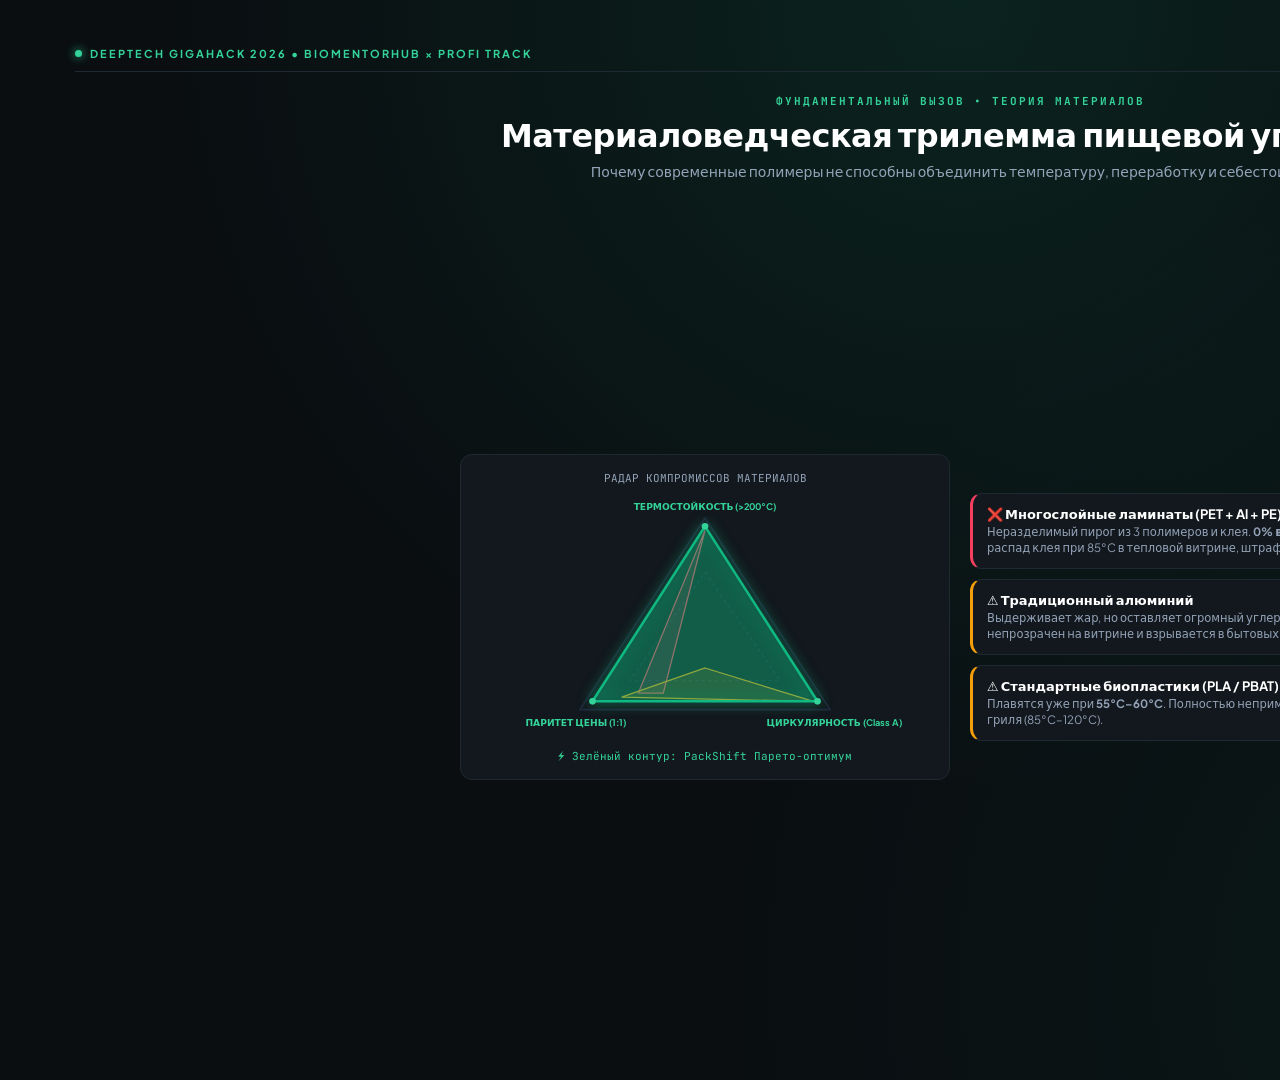
<file: slide_images/temp_slide_2.html>
<!DOCTYPE html>
<html lang="ru">

<head>
  <meta charset="UTF-8">
  <meta name="viewport" content="width=device-width, initial-scale=1.0">
  <title>PackShift • Deeptech Gigahack 2026 (Biomentorhub × Profi)</title>
  <link rel="icon" type="image/svg+xml"
    href="data:image/svg+xml,<svg xmlns=%22http://www.w3.org/2000/svg%22 viewBox=%220 0 100 100%22><text y=%22.9em%22 font-size=%2290%22>🌱</text></svg>" />
  <link rel="preconnect" href="https://fonts.googleapis.com">
  <link rel="preconnect" href="https://fonts.gstatic.com" crossorigin>
  <link
    href="https://fonts.googleapis.com/css2?family=Plus+Jakarta+Sans:wght@400;500;600;700;800&family=JetBrains+Mono:wght@500;700&display=swap"
    rel="stylesheet">
  <style>
    /* ==========================================================================
       HACKATHON DEEPTECH THEME: Графит + Неоновый Изумруд + Научный Минимализм
       ========================================================================== */
    :root {
      --bg-dark: #0a0e11;
      --bg-card: #12181d;
      --bg-card-hover: #162027;
      --border-subtle: #1e2932;
      --border-emerald: #10b981;
      --border-glow: rgba(52, 211, 153, 0.35);

      --neon-emerald: #34d399;
      --vibrant-green: #10b981;
      --dark-green: #065f46;

      --text-white: #ffffff;
      --text-muted: #94a3b8;
      --text-light: #cbd5e1;
      --accent-red: #f43f5e;
      --accent-amber: #f59e0b;
    }

    * {
      box-sizing: border-box;
      font-family: 'Plus Jakarta Sans', system-ui, -apple-system, sans-serif;
      margin: 0;
      padding: 0;
    }

    html, body {
      height: 100%;
      background-color: var(--bg-dark);
      background-image: 
        radial-gradient(circle at 50% 0%, rgba(16, 185, 129, 0.12) 0%, transparent 55%),
        radial-gradient(circle at 80% 90%, rgba(5, 150, 105, 0.08) 0%, transparent 45%);
      color: var(--text-white);
      overflow: hidden;
      display: flex;
      flex-direction: column;
      align-items: center;
      justify-content: center;
    }

    /* Главный 16:9 контейнер сцены */
    .deck-viewport {
      width: 100vw;
      height: 100vh;
      max-width: 177.78vh; /* 16:9 соотношение */
      max-height: 56.25vw;
      padding: 35px 55px 75px;
      display: flex;
      flex-direction: column;
      position: relative;
    }

    .slide {
      width: 100%;
      height: 100%;
      display: none;
      opacity: 0;
      transform: translateY(8px);
      transition: opacity 0.3s ease, transform 0.3s ease;
      flex-direction: column;
      justify-content: space-between;
      text-align: center;
    }

    .slide.active {
      display: flex;
      opacity: 1;
      transform: translateY(0);
      z-index: 10;
    }

    /* Верхний статус-бар */
    .top-status-bar {
      display: flex;
      justify-content: space-between;
      align-items: center;
      width: 100%;
      margin-bottom: 16px;
      padding-bottom: 10px;
      border-bottom: 1px solid var(--border-subtle);
    }

    .track-badge {
      font-family: 'JetBrains Mono', monospace;
      font-size: 11px;
      font-weight: 700;
      color: var(--neon-emerald);
      letter-spacing: 2px;
      text-transform: uppercase;
      display: flex;
      align-items: center;
      gap: 8px;
    }

    .track-dot {
      width: 7px;
      height: 7px;
      background: var(--neon-emerald);
      border-radius: 50%;
      box-shadow: 0 0 10px var(--neon-emerald);
    }

    .slide-index-counter {
      font-family: 'JetBrains Mono', monospace;
      font-size: 12px;
      font-weight: 700;
      color: var(--text-muted);
      letter-spacing: 1px;
    }

    /* Центрированные заголовки слайдов */
    .slide-header {
      margin-bottom: 18px;
      text-align: center;
    }

    .slide-tag {
      font-family: 'JetBrains Mono', monospace;
      font-size: 11px;
      font-weight: 700;
      color: var(--neon-emerald);
      letter-spacing: 2px;
      text-transform: uppercase;
      margin-bottom: 6px;
      display: inline-block;
    }

    .slide-title {
      font-size: 32px;
      font-weight: 800;
      letter-spacing: -0.5px;
      color: var(--text-white);
      margin-bottom: 6px;
    }

    .slide-subtitle {
      font-size: 14px;
      color: var(--text-muted);
      max-width: 880px;
      margin: 0 auto;
      line-height: 1.45;
    }

    /* Основная рабочая область слайда */
    .slide-body {
      flex: 1;
      display: flex;
      flex-direction: column;
      justify-content: center;
      align-items: center;
      width: 100%;
      gap: 16px;
    }

    /* ==========================================================================
       КОМПОНЕНТЫ СХЕМ И ДИАГРАММ
       ========================================================================== */

    /* Карточки */
    .deeptech-card {
      background: var(--bg-card);
      border: 1px solid var(--border-subtle);
      border-radius: 12px;
      padding: 18px;
      transition: all 0.25s ease;
      position: relative;
    }

    .deeptech-card:hover {
      border-color: var(--neon-emerald);
      box-shadow: 0 6px 20px rgba(16, 185, 129, 0.12);
    }

    /* Сетка 3 колонок */
    .grid-3 {
      display: grid;
      grid-template-columns: repeat(3, 1fr);
      gap: 16px;
      width: 100%;
    }

    /* Сетка 2 колонок */
    .grid-2 {
      display: grid;
      grid-template-columns: 1fr 1fr;
      gap: 20px;
      width: 100%;
    }

    /* Сетка 4 колонок */
    .grid-4 {
      display: grid;
      grid-template-columns: repeat(4, 1fr);
      gap: 14px;
      width: 100%;
    }

    /* Моноширинные цифры */
    .stat-number {
      font-family: 'JetBrains Mono', monospace;
      font-weight: 700;
      color: var(--neon-emerald);
    }

    /* График DMA (SVG) */
    .chart-container {
      width: 100%;
      max-width: 900px;
      background: var(--bg-card);
      border: 1px solid var(--border-subtle);
      border-radius: 14px;
      padding: 16px 24px;
      box-shadow: inset 0 0 30px rgba(0,0,0,0.5);
    }

    /* Пайплайн / Шаги */
    .pipeline-flow {
      display: flex;
      align-items: center;
      justify-content: center;
      gap: 12px;
      width: 100%;
    }

    .pipeline-step {
      background: var(--bg-card);
      border: 1px solid var(--border-subtle);
      border-radius: 10px;
      padding: 16px 14px;
      flex: 1;
      text-align: center;
      position: relative;
    }

    .pipeline-step.active-step {
      border-color: var(--neon-emerald);
      box-shadow: 0 0 15px rgba(16, 185, 129, 0.2);
    }

    .pipeline-arrow {
      color: var(--neon-emerald);
      font-size: 20px;
      font-weight: bold;
    }

    /* Футер сцены с навигацией и таймером */
    .bottom-control-bar {
      display: flex;
      justify-content: space-between;
      align-items: center;
      width: 100%;
      padding-top: 14px;
      border-top: 1px solid var(--border-subtle);
      margin-top: 14px;
    }

    .hotkey-hints {
      font-family: 'JetBrains Mono', monospace;
      font-size: 11px;
      color: var(--text-muted);
      display: flex;
      gap: 14px;
    }

    .kbd-btn {
      background: #1e293b;
      padding: 2px 7px;
      border-radius: 4px;
      color: var(--text-light);
      border: 1px solid #334155;
    }

    .nav-buttons-group {
      display: flex;
      gap: 8px;
    }

    .nav-btn {
      background: var(--bg-card);
      border: 1px solid var(--border-subtle);
      color: var(--text-white);
      padding: 6px 14px;
      border-radius: 6px;
      cursor: pointer;
      font-size: 13px;
      font-weight: 600;
      transition: all 0.2s;
    }

    .nav-btn:hover {
      background: var(--neon-emerald);
      color: #000;
      border-color: var(--neon-emerald);
    }

    .timer-display {
      font-family: 'JetBrains Mono', monospace;
      font-size: 13px;
      font-weight: 700;
      color: var(--neon-emerald);
      background: rgba(16, 185, 129, 0.1);
      padding: 4px 10px;
      border-radius: 6px;
      border: 1px solid rgba(16, 185, 129, 0.3);
      cursor: pointer;
    }

    /* Шпаргалка спикера (скрытый выдвижной ящик) */
    .notes-drawer {
      position: absolute;
      bottom: 70px;
      left: 50%;
      transform: translateX(-50%);
      width: 90%;
      max-width: 850px;
      background: rgba(18, 24, 29, 0.96);
      backdrop-filter: blur(12px);
      border: 1px solid var(--neon-emerald);
      border-radius: 12px;
      padding: 16px 20px;
      display: none;
      z-index: 100;
      box-shadow: 0 10px 40px rgba(0,0,0,0.8);
      text-align: left;
    }

    .notes-drawer.open {
      display: block;
    }

    .notes-header {
      display: flex;
      justify-content: space-between;
      align-items: center;
      margin-bottom: 8px;
      font-family: 'JetBrains Mono', monospace;
      font-size: 11px;
      color: var(--neon-emerald);
      text-transform: uppercase;
      font-weight: 700;
    }

    .notes-text {
      font-size: 13px;
      line-height: 1.5;
      color: var(--text-light);
    }

    /* Прогресс-бар */
    .deck-progress-bar {
      position: absolute;
      bottom: 0;
      left: 0;
      height: 3px;
      background: var(--neon-emerald);
      box-shadow: 0 0 8px var(--neon-emerald);
      transition: width 0.3s ease;
    }
  </style>

    <style>
      html, body {
        width: 1920px !important;
        height: 1080px !important;
        overflow: hidden !important;
      }
      .deck-viewport {
        width: 1920px !important;
        height: 1080px !important;
        max-width: 1920px !important;
        max-height: 1080px !important;
        padding: 45px 75px 45px !important;
      }
      .bottom-control-bar, .notes-drawer, .deck-progress-bar {
        display: none !important;
      }
      .slide {
        display: none !important;
        opacity: 0 !important;
      }
      .slide[data-slide="2"] {
        display: flex !important;
        opacity: 1 !important;
        transform: none !important;
      }
    </style>
    </head>

<body>

  <div class="deck-viewport">

    <!-- Верхний статус-бар -->
    <div class="top-status-bar">
      <div class="track-badge">
        <span class="track-dot"></span>
        <span>Deeptech Gigahack 2026 • Biomentorhub × Profi Track</span>
      </div>
      <div class="slide-index-counter" id="slideIndexLabel">02 / 08</div>
    </div>

    <!-- ======================================================================
         СЛАЙД 1: DEEPTECH VISION & THE BREAKTHROUGH
         ====================================================================== -->
    <div class="slide active" data-slide="1">
      <div class="slide-header">
        <span class="slide-tag">DEEPTECH VENTURE • МАТЕРИАЛОВЕДЕНИЕ</span>
        <h1 class="slide-title" style="font-size: 46px; margin: 10px 0 8px; letter-spacing: -1px;">
          Pack<span style="color: var(--neon-emerald);">Shift</span>
        </h1>
        <p class="slide-subtitle" style="font-size: 16px; color: var(--text-light);">
          Высококристаллическая и биомиметическая моно-материальная платформа для пищевой упаковки
        </p>
      </div>

      <div class="slide-body">
        <!-- Схема молекулярного и материаловедческого триумвирата -->
        <div style="background: rgba(18, 24, 29, 0.7); border: 1px solid var(--border-subtle); border-radius: 16px; padding: 22px 30px; width: 100%; max-width: 950px; box-shadow: 0 10px 30px rgba(0,0,0,0.4);">
          <div style="margin-bottom: 16px; font-family: 'JetBrains Mono', monospace; font-size: 11px; color: var(--neon-emerald); letter-spacing: 2px;">
            АРХИТЕКТУРА ТЕХНОЛОГИЧЕСКОГО ПРОРЫВА
          </div>

          <div class="grid-3" style="margin-top: 10px;">
            <!-- Узел 1 -->
            <div class="deeptech-card" style="text-align: center; border-color: rgba(16, 185, 129, 0.3);">
              <div style="font-size: 24px; margin-bottom: 6px;">🧬</div>
              <div style="font-size: 14px; font-weight: 700; color: #fff; margin-bottom: 4px;">Нано-кристаллизация</div>
              <div class="stat-number" style="font-size: 24px; margin-bottom: 6px;">&chi;<sub>c</sub> &gt; 38%</div>
              <p style="font-size: 11.5px; color: var(--text-muted); line-height: 1.4;">
                Модифицированный rPET. Термостойкость до <b>250°C</b> без деформации в тепловых витринах.
              </p>
            </div>

            <!-- Узел 2 -->
            <div class="deeptech-card" style="text-align: center; border-color: rgba(16, 185, 129, 0.3);">
              <div style="font-size: 24px; margin-bottom: 6px;">🌿</div>
              <div style="font-size: 14px; font-weight: 700; color: #fff; margin-bottom: 4px;">Биомиметический барьер</div>
              <div class="stat-number" style="font-size: 24px; margin-bottom: 6px;">Kit 12 • 0% PFAS</div>
              <p style="font-size: 11.5px; color: var(--text-muted); line-height: 1.4;">
                Ионно-сшитая полисахаридная матрица (альгинат + хитозан). Блокировка горячих масел.
              </p>
            </div>

            <!-- Узел 3 -->
            <div class="deeptech-card" style="text-align: center; border-color: rgba(16, 185, 129, 0.3);">
              <div style="font-size: 24px; margin-bottom: 6px;">🔄</div>
              <div style="font-size: 14px; font-weight: 700; color: #fff; margin-bottom: 4px;">Чистая циркулярность</div>
              <div class="stat-number" style="font-size: 24px; margin-bottom: 6px;">RecyClass A</div>
              <p style="font-size: 11.5px; color: var(--text-muted); line-height: 1.4;">
                100% моно-материалы: сортировка в чистый поток rPET-бутылок или домашний компост (60 дн).
              </p>
            </div>
          </div>

          <div style="margin-top: 18px; padding-top: 14px; border-top: 1px solid var(--border-subtle); display: flex; justify-content: center; gap: 30px; font-size: 12px; color: var(--text-light); font-family: 'JetBrains Mono', monospace;">
            <span>⚡ Решение под вызов Profi</span>
            <span style="color: var(--neon-emerald);">●</span>
            <span>🛡️ Полная готовность к EU PPWR 2030</span>
            <span style="color: var(--neon-emerald);">●</span>
            <span>🏭 Zero-CapEx интеграция</span>
          </div>
        </div>
      </div>

      <div class="notes-drawer" id="note-1">
        <div class="notes-header"><span>Шпаргалка спикера (0:00 – 0:35)</span><span>Нажмите 'S' чтобы скрыть</span></div>
        <div class="notes-text">
          «Добрый день, уважаемые эксперты и жюри! Команда PackShift представляет deeptech-платформу моно-материальной пищевой упаковки. Мы разрешили ключевой парадокс материаловедения: как совместить экстремальную термостойкость в 250°C с абсолютной циркулярностью переработки по классу RecyClass A и полным отказом от токсичных PFAS.»
        </div>
      </div>
    </div>

    <!-- ======================================================================
         СЛАЙД 2: THE PACKAGING TRILEMMA (ФУНДАМЕНТАЛЬНЫЙ ТУПИК)
         ====================================================================== -->
    <div class="slide" data-slide="2">
      <div class="slide-header">
        <span class="slide-tag">ФУНДАМЕНТАЛЬНЫЙ ВЫЗОВ • ТЕОРИЯ МАТЕРИАЛОВ</span>
        <h2 class="slide-title">Материаловедческая трилемма пищевой упаковки</h2>
        <p class="slide-subtitle">
          Почему современные полимеры не способны объединить температуру, переработку и себестоимость
        </p>
      </div>

      <div class="slide-body">
        <div class="grid-2" style="max-width: 1000px; align-items: center;">
          <!-- SVG Радар / Диаграмма трилеммы -->
          <div class="deeptech-card" style="padding: 16px; display: flex; flex-direction: column; align-items: center; justify-content: center;">
            <div style="font-family: 'JetBrains Mono', monospace; font-size: 11px; color: var(--text-muted); margin-bottom: 8px;">
              РАДАР КОМПРОМИССОВ МАТЕРИАЛОВ
            </div>
            <svg viewBox="0 0 360 300" style="width: 100%; max-height: 250px;">
              <!-- Треугольник осей -->
              <polygon points="180,30 330,260 30,260" fill="none" stroke="#1e293b" stroke-width="2" />
              <polygon points="180,95 270,225 90,225" fill="none" stroke="#1e293b" stroke-dasharray="4" stroke-width="1.5" />
              
              <!-- Вершины -->
              <text x="180" y="20" fill="#34d399" font-family="'JetBrains Mono', monospace" font-size="11" font-weight="bold" text-anchor="middle">ТЕРМОСТОЙКОСТЬ (&gt;200°C)</text>
              <text x="335" y="280" fill="#34d399" font-family="'JetBrains Mono', monospace" font-size="11" font-weight="bold" text-anchor="middle">ЦИРКУЛЯРНОСТЬ (Class A)</text>
              <text x="25" y="280" fill="#34d399" font-family="'JetBrains Mono', monospace" font-size="11" font-weight="bold" text-anchor="middle">ПАРИТЕТ ЦЕНЫ (1:1)</text>

              <!-- Альтернатива 1: Алюминий (Красный) -->
              <polygon points="180,45 130,240 100,240" fill="rgba(244, 63, 94, 0.15)" stroke="#f43f5e" stroke-width="1.5" />
              <!-- Альтернатива 2: PLA/PBAT (Оранжевый) -->
              <polygon points="180,210 310,250 80,245" fill="rgba(245, 158, 11, 0.15)" stroke="#f59e0b" stroke-width="1.5" />
              <!-- PackShift (Зеленый прорыв) -->
              <polygon points="180,40 315,250 45,250" fill="rgba(16, 185, 129, 0.25)" stroke="#10b981" stroke-width="3" filter="drop-shadow(0 0 8px #10b981)" />

              <circle cx="180" cy="40" r="4" fill="#34d399" />
              <circle cx="315" cy="250" r="4" fill="#34d399" />
              <circle cx="45" cy="250" r="4" fill="#34d399" />
            </svg>
            <div style="font-size: 11px; font-family: 'JetBrains Mono', monospace; color: var(--neon-emerald); margin-top: 6px;">
              ⚡ Зелёный контур: PackShift Парето-оптимум
            </div>
          </div>

          <!-- Разбор краха существующих аналогов -->
          <div style="display: flex; flex-direction: column; gap: 10px; text-align: left;">
            <div class="deeptech-card" style="border-left: 3px solid var(--accent-red); padding: 12px 14px;">
              <div style="font-weight: 700; font-size: 13px; color: #fff; margin-bottom: 2px;">
                ❌ Многослойные ламинаты (PET + Al + PE)
              </div>
              <div style="font-size: 11.5px; color: var(--text-muted); line-height: 1.4;">
                Неразделимый пирог из 3 полимеров и клея. <b>0% вторичной переработки</b>, распад клея при 85°C в тепловой витрине, штраф EPR €800/т.
              </div>
            </div>

            <div class="deeptech-card" style="border-left: 3px solid var(--accent-amber); padding: 12px 14px;">
              <div style="font-weight: 700; font-size: 13px; color: #fff; margin-bottom: 2px;">
                ⚠️ Традиционный алюминий
              </div>
              <div style="font-size: 11.5px; color: var(--text-muted); line-height: 1.4;">
                Выдерживает жар, но оставляет огромный углеродный след (<b>11.5 кг CO₂/кг</b>), непрозрачен на витрине и взрывается в бытовых СВЧ.
              </div>
            </div>

            <div class="deeptech-card" style="border-left: 3px solid var(--accent-amber); padding: 12px 14px;">
              <div style="font-weight: 700; font-size: 13px; color: #fff; margin-bottom: 2px;">
                ⚠️ Стандартные биопластики (PLA / PBAT)
              </div>
              <div style="font-size: 11.5px; color: var(--text-muted); line-height: 1.4;">
                Плавятся уже при <b>55°C–60°C</b>. Полностью неприменимы для горячих витрин гриля (85°C–120°C).
              </div>
            </div>
          </div>
        </div>
      </div>

      <div class="notes-drawer" id="note-2">
        <div class="notes-header"><span>Шпаргалка спикера (0:35 – 1:15)</span><span>Нажмите 'S' чтобы скрыть</span></div>
        <div class="notes-text">
          «Перед ритейлом Profi стоит непреодолимая трилемма. Если мы берём многослойный ламинат с клеем — он держит жир, но не перерабатывается и сжигается, создавая риски штрафов по директиве PPWR. Алюминий оставляет колоссальный след CO2. А обычные биопластики типа PLA просто плавятся уже при 55 градусах. Ни один коммерческий материал не закрывал все 3 вершины — до PackShift.»
        </div>
      </div>
    </div>

    <!-- ======================================================================
         СЛАЙД 3: CORE DEEPTECH 1 — НАНО-КРИСТАЛЛИЗАЦИЯ rPET (High-χc Platform)
         ====================================================================== -->
    <div class="slide" data-slide="3">
      <div class="slide-header">
        <span class="slide-tag">ПОЛИМЕРНАЯ ИНЖЕНЕРИЯ • НАУЧНОЕ ЯДРО 1</span>
        <h2 class="slide-title">Высококристаллический моно-rPET (CPET Ultra-Flex)</h2>
        <p class="slide-subtitle">
          Управление кинетикой кристаллизации вторичного ПЭТ (&chi;<sub>c</sub> &gt; 38%) для удержания 250°C
        </p>
      </div>

      <div class="slide-body">
        <div class="grid-2" style="max-width: 1020px; align-items: center;">
          <!-- График термомеханического анализа (DMA) -->
          <div class="chart-container" style="text-align: center;">
            <div style="display: flex; justify-content: space-between; font-family: 'JetBrains Mono', monospace; font-size: 11px; margin-bottom: 8px;">
              <span style="color: var(--neon-emerald);">DMA: Модуль упругости E' (МПа) vs Температура (°C)</span>
              <span style="color: var(--text-muted);">ASTM D4065</span>
            </div>

            <svg viewBox="0 0 450 220" style="width: 100%; max-height: 200px;">
              <!-- Сетка -->
              <line x1="40" y1="20" x2="40" y2="180" stroke="#1e293b" stroke-width="1.5" />
              <line x1="40" y1="180" x2="430" y2="180" stroke="#1e293b" stroke-width="1.5" />

              <line x1="40" y1="60" x2="430" y2="60" stroke="#1e293b" stroke-dasharray="3" />
              <line x1="40" y1="120" x2="430" y2="120" stroke="#1e293b" stroke-dasharray="3" />

              <!-- Маркеры температуры -->
              <!-- 70C Tg -->
              <line x1="120" y1="20" x2="120" y2="180" stroke="#475569" stroke-dasharray="4" />
              <text x="120" y="195" fill="#94a3b8" font-family="'JetBrains Mono', monospace" font-size="9" text-anchor="middle">70°C (Tg)</text>

              <!-- 120C Витрина Profi -->
              <line x1="210" y1="20" x2="210" y2="180" stroke="#f59e0b" stroke-dasharray="4" />
              <text x="210" y="195" fill="#f59e0b" font-family="'JetBrains Mono', monospace" font-size="9" text-anchor="middle">120°C (Витрина)</text>

              <!-- 250C Духовка -->
              <line x1="390" y1="20" x2="390" y2="180" stroke="#34d399" stroke-dasharray="4" />
              <text x="390" y="195" fill="#34d399" font-family="'JetBrains Mono', monospace" font-size="9" text-anchor="middle">250°C (Пик)</text>

              <!-- Кривая 1: Стандартный аморфный rPET (Проваливается при 70C) -->
              <path d="M 40,40 Q 110,45 125,120 T 170,175 L 430,175" fill="none" stroke="#f43f5e" stroke-width="2.5" stroke-dasharray="5" />
              
              <!-- Кривая 2: PackShift High-chi CPET (Держит плато до 250C) -->
              <path d="M 40,35 Q 120,40 210,48 T 380,65 L 415,160" fill="none" stroke="#10b981" stroke-width="3" filter="drop-shadow(0 0 6px #10b981)" />

              <!-- Подписи кривых -->
              <text x="240" y="40" fill="#34d399" font-family="'JetBrains Mono', monospace" font-size="10" font-weight="bold">PackShift High-&chi;c CPET</text>
              <text x="135" y="150" fill="#f43f5e" font-family="'JetBrains Mono', monospace" font-size="9">Стандартный rPET (коллапс)</text>
            </svg>

            <div style="font-size: 11px; color: var(--text-muted); margin-top: 4px;">
              Кристаллические сферолиты удерживают механический модуль при длительном нагреве.
            </div>
          </div>

          <!-- Инженерная спецификация -->
          <div style="display: flex; flex-direction: column; gap: 12px; text-align: left;">
            <div class="deeptech-card">
              <div style="font-family: 'JetBrains Mono', monospace; font-size: 11px; color: var(--neon-emerald); margin-bottom: 2px;">
                МЕХАНИЗМ КРИСТАЛЛИЗАЦИИ
              </div>
              <div style="font-weight: 700; font-size: 14px; color: #fff; margin-bottom: 4px;">
                Органические нано-нуклеаторы
              </div>
              <p style="font-size: 12px; color: var(--text-muted); line-height: 1.45;">
                Введение неорганических нано-центров нуклеации инициирует сверхплотную сетку кристаллитов без хрупкости. Степень кристалличности повышена с <b>18% до &gt;38%</b>.
              </p>
            </div>

            <div class="deeptech-card">
              <div style="font-family: 'JetBrains Mono', monospace; font-size: 11px; color: var(--neon-emerald); margin-bottom: 2px;">
                ДВОЙНОЕ ПРИМЕНЕНИЕ (DUAL-OVENABLE)
              </div>
              <div style="font-weight: 700; font-size: 14px; color: #fff; margin-bottom: 4px;">
                Диапазон: от -40°C до +250°C
              </div>
              <p style="font-size: 12px; color: var(--text-muted); line-height: 1.45;">
                Покупатель может перенести блюдо из морозильника прямо в духовку или СВЧ в фабричной упаковке без вскрытия и перекладывания.
              </p>
            </div>

            <div class="deeptech-card" style="border-color: rgba(16, 185, 129, 0.4);">
              <div style="font-family: 'JetBrains Mono', monospace; font-size: 11px; color: var(--neon-emerald); margin-bottom: 2px;">
                100% BOTTLE-TO-BOTTLE СОРТИРОВКА
              </div>
              <p style="font-size: 12px; color: var(--text-light); line-height: 1.45;">
                Упаковка не содержит полиэтиленовых слоев и пигментов, блокирующих NIR. Оптические сканеры сортируют её в чистый поток rPET с выходом вторичного сырья <b>99.2%</b>.
              </p>
            </div>
          </div>
        </div>
      </div>

      <div class="notes-drawer" id="note-3">
        <div class="notes-header"><span>Шпаргалка спикера (1:15 – 2:00)</span><span>Нажмите 'S' чтобы скрыть</span></div>
        <div class="notes-text">
          «Наше первое научно-инженерное ядро — это модификация вторичного ПЭТ. Обычный полиэтилентерефталат при температуре стеклования 70 градусов резко теряет модуль упругости — на графике DMA видно, как он падает в ноль. Мы ввели органические нано-нуклеаторы, повысили кристалличность выше 38%, что создало стабильное термо-плато до 250 градусов. При этом материал остаётся 100% моно-ПЭТ и уходит во вторичный рециклинг без засорения линий.»
        </div>
      </div>
    </div>

    <!-- ======================================================================
         СЛАЙД 4: CORE DEEPTECH 2 — БИОМИМЕТИЧЕСКИЙ БАРЬЕР LIGNOSHIELD™
         ====================================================================== -->
    <div class="slide" data-slide="4">
      <div class="slide-header">
        <span class="slide-tag">БИОМИМЕТИКА • НАУЧНОЕ ЯДРО 2</span>
        <h2 class="slide-title">Ионно-сшитая матрица LignoShield™</h2>
        <p class="slide-subtitle">
          Паропроницаемый гидрофобный нано-барьер из полисахаридов водорослей и волокон багассы
        </p>
      </div>

      <div class="slide-body">
        <div class="grid-2" style="max-width: 1020px; align-items: center;">
          <!-- Схема молекулярного разреза структуры -->
          <div class="deeptech-card" style="padding: 16px 20px; text-align: center;">
            <div style="font-family: 'JetBrains Mono', monospace; font-size: 11px; color: var(--neon-emerald); margin-bottom: 12px;">
              АРХИТЕКТУРА МАТЕРИАЛА В РАЗРЕЗЕ (CROSS-SECTION)
            </div>

            <svg viewBox="0 0 420 220" style="width: 100%; max-height: 200px;">
              <!-- Слой 1: Нано-барьер альгинат/хитозан -->
              <rect x="20" y="20" width="380" height="40" rx="6" fill="rgba(16, 185, 129, 0.25)" stroke="#10b981" stroke-width="2" />
              <text x="210" y="44" fill="#34d399" font-family="'JetBrains Mono', monospace" font-size="11" font-weight="bold" text-anchor="middle">
                НАНОБАРЬЕР: Альгинат + Хитозан (Ca²+ сшивка)
              </text>
              <text x="210" y="55" fill="#94a3b8" font-family="'Plus Jakarta Sans', sans-serif" font-size="9" text-anchor="middle">
                Угол смачивания &gt; 110° • Блокировка масел Kit 12 • 0% PFAS
              </text>

              <!-- Стрелки пара -->
              <path d="M 120,95 L 120,70" stroke="#38bdf8" stroke-width="2" stroke-dasharray="3" />
              <path d="M 210,95 L 210,70" stroke="#38bdf8" stroke-width="2" stroke-dasharray="3" />
              <path d="M 300,95 L 300,70" stroke="#38bdf8" stroke-width="2" stroke-dasharray="3" />

              <!-- Слой 2: Диффузионная мембрана -->
              <rect x="20" y="95" width="380" height="35" rx="6" fill="rgba(56, 189, 248, 0.15)" stroke="#38bdf8" stroke-width="1.5" />
              <text x="210" y="116" fill="#38bdf8" font-family="'JetBrains Mono', monospace" font-size="11" font-weight="bold" text-anchor="middle">
                ПАРОПРОНИЦАЕМАЯ МЕМБРАНА (Micro-Vent)
              </text>
              <text x="210" y="126" fill="#94a3b8" font-family="'Plus Jakarta Sans', sans-serif" font-size="9" text-anchor="middle">
                Отвод влаги H₂O • Сохранение хрустящей корочки гриля
              </text>

              <!-- Слой 3: Основа из багассы -->
              <rect x="20" y="150" width="380" height="50" rx="6" fill="rgba(148, 163, 184, 0.1)" stroke="#475569" stroke-width="1.5" />
              <text x="210" y="174" fill="#ffffff" font-family="'JetBrains Mono', monospace" font-size="11" font-weight="bold" text-anchor="middle">
                ЛИГНОЦЕЛЛЮЛОЗНАЯ ОСНОВА (Багасса)
              </text>
              <text x="210" y="188" fill="#94a3b8" font-family="'Plus Jakarta Sans', sans-serif" font-size="9" text-anchor="middle">
                Вторичный жмых тростника • Домашний компост 60 дней (OK Compost HOME)
              </text>
            </svg>

            <div style="font-size: 11px; color: var(--text-muted); margin-top: 6px;">
              Двойное действие: удержание кипящего жира при свободном отводе избыточного конденсата.
            </div>
          </div>

          <!-- Ключевые преимущества био-матрицы -->
          <div style="display: flex; flex-direction: column; gap: 12px; text-align: left;">
            <div class="deeptech-card">
              <div style="font-family: 'JetBrains Mono', monospace; font-size: 11px; color: var(--neon-emerald); margin-bottom: 2px;">
                БИОХИМИЧЕСКИЙ БАРЬЕР БЕЗ ФТОРА
              </div>
              <div style="font-weight: 700; font-size: 14px; color: #fff; margin-bottom: 4px;">
                Ионный замок Ca<sup>2+</sup> (Alginate-Chitosan)
              </div>
              <p style="font-size: 12px; color: var(--text-muted); line-height: 1.45;">
                Полиэлектролитный комплекс создаёт плотную гидратную сетку. Молекулы горячих триглицеридов физически не могут проникнуть в поры целлюлозы.
              </p>
            </div>

            <div class="deeptech-card">
              <div style="font-family: 'JetBrains Mono', monospace; font-size: 11px; color: var(--neon-emerald); margin-bottom: 2px;">
                РЕШЕНИЕ ПРОБЛЕМЫ РАЗМОКАНИЯ
              </div>
              <div style="font-weight: 700; font-size: 14px; color: #fff; margin-bottom: 4px;">
                Анти-парниковый эффект (Crisp Guard)
              </div>
              <p style="font-size: 12px; color: var(--text-muted); line-height: 1.45;">
                В герметичных пакетах горячая курица-гриль «парится», и корочка размокает за 20 минут. Наша мембрана отводит пар, сохраняя премиальную хрусткость.
              </p>
            </div>

            <div class="deeptech-card" style="border-color: rgba(16, 185, 129, 0.4);">
              <div style="font-family: 'JetBrains Mono', monospace; font-size: 11px; color: var(--neon-emerald); margin-bottom: 2px;">
                БЕЗОПАСНАЯ БИОДЕГРАДАЦИЯ
              </div>
              <p style="font-size: 12px; color: var(--text-light); line-height: 1.45;">
                <b>OK Compost HOME</b>: распадается на органику, воду и CO₂ в домашней компостной куче за 60 суток без необходимости промышленного компостирования при 60°C.
              </p>
            </div>
          </div>
        </div>
      </div>

      <div class="notes-drawer" id="note-4">
        <div class="notes-header"><span>Шпаргалка спикера (2:00 – 2:40)</span><span>Нажмите 'S' чтобы скрыть</span></div>
        <div class="notes-text">
          «Второе направление — биокомпозит LignoShield на основе багассы и морских водорослей. Главный бич горячей кулинарии — эффект парника: курица выделяет пар, размокает и теряет товарный вид. Мы создали ионно-сшитую мембрану альгинат-хитозан: она селективно выводит пар наружу, но держит горячий жир по высшему стандарту Kit 12 без грамма токсичных PFAS. И главное — утилизируется в обычном домашнем компосте за 60 дней.»
        </div>
      </div>
    </div>

    <!-- ======================================================================
         СЛАЙД 5: SCIENTIFIC BENCHMARKS & EXPERIMENTAL DATA
         ====================================================================== -->
    <div class="slide" data-slide="5">
      <div class="slide-header">
        <span class="slide-tag">ЭКСПЕРИМЕНТАЛЬНЫЕ ДАННЫЕ • ВАЛИДАЦИЯ</span>
        <h2 class="slide-title">Сравнительные лабораторные бенчмарки</h2>
        <p class="slide-subtitle">
          Прямое физико-химическое и жизненное (LCA) сопоставление с традиционными упаковочными материалами
        </p>
      </div>

      <div class="slide-body">
        <div class="grid-3" style="max-width: 1040px;">
          <!-- Бенчмарк 1: Термостабильность формы -->
          <div class="deeptech-card" style="text-align: center;">
            <div style="font-family: 'JetBrains Mono', monospace; font-size: 11px; color: var(--text-muted); margin-bottom: 8px;">
              ДЕФОРМАЦИЯ ПРИ 120°C (60 МИН)
            </div>
            <div style="height: 140px; display: flex; align-items: flex-end; justify-content: space-around; padding-bottom: 10px; border-bottom: 1px solid var(--border-subtle);">
              <!-- PE -->
              <div style="display: flex; flex-direction: column; align-items: center; gap: 4px;">
                <span style="font-family: 'JetBrains Mono', monospace; font-size: 10px; color: #f43f5e;">100%</span>
                <div style="width: 32px; height: 110px; background: #f43f5e; border-radius: 4px 4px 0 0;"></div>
                <span style="font-size: 10px; color: var(--text-muted);">LDPE</span>
              </div>
              <!-- PLA -->
              <div style="display: flex; flex-direction: column; align-items: center; gap: 4px;">
                <span style="font-family: 'JetBrains Mono', monospace; font-size: 10px; color: #f59e0b;">88%</span>
                <div style="width: 32px; height: 95px; background: #f59e0b; border-radius: 4px 4px 0 0;"></div>
                <span style="font-size: 10px; color: var(--text-muted);">PLA</span>
              </div>
              <!-- PackShift -->
              <div style="display: flex; flex-direction: column; align-items: center; gap: 4px;">
                <span style="font-family: 'JetBrains Mono', monospace; font-size: 11px; font-weight: bold; color: #34d399;">&lt;1.2%</span>
                <div style="width: 36px; height: 12px; background: #10b981; border-radius: 4px 4px 0 0; box-shadow: 0 0 10px #10b981;"></div>
                <span style="font-size: 10px; font-weight: bold; color: #fff;">PackShift</span>
              </div>
            </div>
            <p style="font-size: 11px; color: var(--text-light); margin-top: 10px; line-height: 1.35;">
              Полное сохранение геометрии лотка в тепловой витрине Profi свыше 6 часов.
            </p>
          </div>

          <!-- Бенчмарк 2: Углеродный след (LCA) -->
          <div class="deeptech-card" style="text-align: center;">
            <div style="font-family: 'JetBrains Mono', monospace; font-size: 11px; color: var(--text-muted); margin-bottom: 8px;">
              УГЛЕРОДНЫЙ СЛЕД (кг CO₂e / кг)
            </div>
            <div style="height: 140px; display: flex; align-items: flex-end; justify-content: space-around; padding-bottom: 10px; border-bottom: 1px solid var(--border-subtle);">
              <!-- Алюминий -->
              <div style="display: flex; flex-direction: column; align-items: center; gap: 4px;">
                <span style="font-family: 'JetBrains Mono', monospace; font-size: 10px; color: #f43f5e;">11.5</span>
                <div style="width: 32px; height: 120px; background: #f43f5e; border-radius: 4px 4px 0 0;"></div>
                <span style="font-size: 10px; color: var(--text-muted);">Алюм.</span>
              </div>
              <!-- Ламинат -->
              <div style="display: flex; flex-direction: column; align-items: center; gap: 4px;">
                <span style="font-family: 'JetBrains Mono', monospace; font-size: 10px; color: #f59e0b;">3.8</span>
                <div style="width: 32px; height: 42px; background: #f59e0b; border-radius: 4px 4px 0 0;"></div>
                <span style="font-size: 10px; color: var(--text-muted);">Ламинат</span>
              </div>
              <!-- PackShift -->
              <div style="display: flex; flex-direction: column; align-items: center; gap: 4px;">
                <span style="font-family: 'JetBrains Mono', monospace; font-size: 11px; font-weight: bold; color: #34d399;">0.82</span>
                <div style="width: 36px; height: 15px; background: #10b981; border-radius: 4px 4px 0 0; box-shadow: 0 0 10px #10b981;"></div>
                <span style="font-size: 10px; font-weight: bold; color: #fff;">PackShift</span>
              </div>
            </div>
            <p style="font-size: 11px; color: var(--text-light); margin-top: 10px; line-height: 1.35;">
              Сокращение углеродного следа Scope 3 для сети Profi на <b>78% – 90%</b>.
            </p>
          </div>

          <!-- Бенчмарк 3: Барьер жиростойкости без PFAS -->
          <div class="deeptech-card" style="text-align: center;">
            <div style="font-family: 'JetBrains Mono', monospace; font-size: 11px; color: var(--text-muted); margin-bottom: 8px;">
              ЖИРОСТОЙКОСТЬ (TAPPI KIT TEST)
            </div>
            <div style="height: 140px; display: flex; flex-direction: column; align-items: center; justify-content: center; gap: 8px; border-bottom: 1px solid var(--border-subtle); padding-bottom: 10px;">
              <div class="stat-number" style="font-size: 40px; color: var(--neon-emerald); line-height: 1;">
                12 / 12
              </div>
              <div style="font-family: 'JetBrains Mono', monospace; font-size: 11px; color: #fff; background: rgba(16, 185, 129, 0.2); padding: 3px 8px; border-radius: 4px;">
                МАКСИМАЛЬНЫЙ БАРЬЕР
              </div>
              <div style="font-size: 10px; color: var(--neon-emerald);">
                0% фторорганических соединений (Zero PFAS)
              </div>
            </div>
            <p style="font-size: 11px; color: var(--text-light); margin-top: 10px; line-height: 1.35;">
              Тест горячим растительным и животным маслом (120°C): 0 протечек за 8 часов.
            </p>
          </div>
        </div>
      </div>

      <div class="notes-drawer" id="note-5">
        <div class="notes-header"><span>Шпаргалка спикера (2:40 – 3:20)</span><span>Нажмите 'S' чтобы скрыть</span></div>
        <div class="notes-text">
          «Посмотрим на строгие экспериментальные данные. При 120 градусах традиционный полиэтилен полностью плавится, биопластик PLA теряет форму за 15 минут. PackShift показывает усадку менее 1.2% за 6 часов. По жизненному циклу углеродный след нашего rPET составляет всего 0.8 кг CO2 на килограмм по сравнению с 11.5 кг у алюминия. И по тесту жиростойкости TAPPI T559 мы получили максимальные 12 из 12 баллов без применения вечных химикатов PFAS.»
        </div>
      </div>
    </div>

    <!-- ======================================================================
         СЛАЙД 6: INDUSTRIAL INTEGRATION: ZERO-CAPEX DROP-IN
         ====================================================================== -->
    <div class="slide" data-slide="6">
      <div class="slide-header">
        <span class="slide-tag">ПРОМЫШЛЕННАЯ СОВМЕСТИМОСТЬ • DROP-IN РЕШЕНИЕ</span>
        <h2 class="slide-title">Интеграция в существующие упаковочные линии</h2>
        <p class="slide-subtitle">
          Масштабирование без закупки нового оборудования и модернизации фасовочных цехов
        </p>
      </div>

      <div class="slide-body">
        <div style="max-width: 1020px; width: 100%;">
          <!-- Линейный процесс Roll-to-Roll -->
          <div class="pipeline-flow" style="margin-bottom: 20px;">
            <div class="pipeline-step">
              <div style="font-family: 'JetBrains Mono', monospace; font-size: 10px; color: var(--neon-emerald); margin-bottom: 4px;">ШАГ 01</div>
              <div style="font-weight: 700; font-size: 13px; color: #fff;">Сырьевой поток</div>
              <div style="font-size: 11px; color: var(--text-muted); margin-top: 4px;">Пищевые rPET-хлопья и жмых багассы</div>
            </div>

            <div class="pipeline-arrow">➔</div>

            <div class="pipeline-step active-step">
              <div style="font-family: 'JetBrains Mono', monospace; font-size: 10px; color: var(--neon-emerald); margin-bottom: 4px;">ШАГ 02</div>
              <div style="font-weight: 700; font-size: 13px; color: #fff;">Компаундинг</div>
              <div style="font-size: 11px; color: var(--neon-emerald); margin-top: 4px;">Нано-нуклеация и формование рулонов</div>
            </div>

            <div class="pipeline-arrow">➔</div>

            <div class="pipeline-step">
              <div style="font-family: 'JetBrains Mono', monospace; font-size: 10px; color: var(--neon-emerald); margin-bottom: 4px;">ШАГ 03</div>
              <div style="font-weight: 700; font-size: 13px; color: #fff;">Стандартный термоформинг</div>
              <div style="font-size: 11px; color: var(--text-muted); margin-top: 4px;">Линии Multivac, Ulma, Ilpra, Variovac</div>
            </div>

            <div class="pipeline-arrow">➔</div>

            <div class="pipeline-step">
              <div style="font-family: 'JetBrains Mono', monospace; font-size: 10px; color: var(--neon-emerald); margin-bottom: 4px;">ШАГ 04</div>
              <div style="font-weight: 700; font-size: 13px; color: #fff;">Полки и витрины Profi</div>
              <div style="font-size: 11px; color: var(--text-muted); margin-top: 4px;">Работа в стандартных тепловых витринах</div>
            </div>
          </div>

          <!-- 3 ключевых фактора внедрения -->
          <div class="grid-3">
            <div class="deeptech-card" style="text-align: left;">
              <div style="font-family: 'JetBrains Mono', monospace; font-size: 11px; color: var(--neon-emerald); margin-bottom: 2px;">
                ZERO CAPEX ДЛЯ РИТЕЙЛА
              </div>
              <div style="font-weight: 700; font-size: 13px; color: #fff; margin-bottom: 4px;">
                Нулевые капитальные затраты
              </div>
              <p style="font-size: 11.5px; color: var(--text-muted); line-height: 1.4;">
                Ни ритейлеру Profi, ни его поставщикам готовой кулинарии не требуется менять парк фасовочных машин. Поставляется в стандартном рулонном формате.
              </p>
            </div>

            <div class="deeptech-card" style="text-align: left;">
              <div style="font-family: 'JetBrains Mono', monospace; font-size: 11px; color: var(--neon-emerald); margin-bottom: 2px;">
                ТЕРМОСВАРКА И СКОРОСТЬ
              </div>
              <div style="font-weight: 700; font-size: 13px; color: #fff; margin-bottom: 4px;">
                Штатное окно сварки: 145–160°C
              </div>
              <p style="font-size: 11.5px; color: var(--text-muted); line-height: 1.4;">
                Время запайки цикла составляет 1.1–1.3 сек, что на 100% соответствует текущим скоростям промышленных линий упаковки кулинарии.
              </p>
            </div>

            <div class="deeptech-card" style="text-align: left; border-color: rgba(16, 185, 129, 0.4);">
              <div style="font-family: 'JetBrains Mono', monospace; font-size: 11px; color: var(--neon-emerald); margin-bottom: 2px;">
                РЕГУЛЯТОРНАЯ СЕРТИФИКАЦИЯ
              </div>
              <div style="font-weight: 700; font-size: 13px; color: #fff; margin-bottom: 4px;">
                EFSA &amp; FDA Food Contact
              </div>
              <p style="font-size: 11.5px; color: var(--text-light); line-height: 1.4;">
                Полное соответствие директивам ЕС (EC No 1935/2004, EU 10/2011) по предельной миграции мономеров при контакте с горячей пищей.
              </p>
            </div>
          </div>
        </div>
      </div>

      <div class="notes-drawer" id="note-6">
        <div class="notes-header"><span>Шпаргалка спикера (3:20 – 3:55)</span><span>Нажмите 'S' чтобы скрыть</span></div>
        <div class="notes-text">
          «Технология ценна только тогда, когда её можно быстро развернуть. Наше решение является чистым Drop-In. Мы поставляем компаунд и рулонную плёнку, которая заряжается в стандартные термоформеры Multivac или Ilpra без перенастройки матриц. Время термосварки — 1.2 секунды при стандартной температуре. Ритейлер Profi не тратит ни одного евро на закупку новых станков.»
        </div>
      </div>
    </div>

    <!-- ======================================================================
         СЛАЙД 7: SCALED UNIT ECONOMICS & PPWR REGULATORY SHIELD
         ====================================================================== -->
    <div class="slide" data-slide="7">
      <div class="slide-header">
        <span class="slide-tag">ЭКОНОМИКА МАСШТАБА • РЕГУЛЯТОРНАЯ БЕЗОПАСНОСТЬ</span>
        <h2 class="slide-title">Unit-экономика и защита ритейлера от рисков</h2>
        <p class="slide-subtitle">
          Финансовая модель окупаемости, страховка от штрафов EU PPWR и снижение списаний
        </p>
      </div>

      <div class="slide-body">
        <div style="max-width: 1020px; width: 100%;">
          <!-- 4 узла экономики и соответствия -->
          <div class="grid-4" style="margin-bottom: 16px;">
            <div class="deeptech-card" style="text-align: center;">
              <div class="stat-number" style="font-size: 28px; margin-bottom: 2px;">1 : 1</div>
              <div style="font-size: 12px; font-weight: 700; color: #fff; margin-bottom: 4px;">Паритет себестоимости</div>
              <div style="font-size: 11px; color: var(--text-muted); line-height: 1.35;">
                Выход на паритет с ископаемым пластиком при масштабе благодаря дешёвому rPET сырью.
              </div>
            </div>

            <div class="deeptech-card" style="text-align: center;">
              <div class="stat-number" style="font-size: 28px; margin-bottom: 2px;">€800 / т</div>
              <div style="font-size: 12px; font-weight: 700; color: #fff; margin-bottom: 4px;">Защита от налога EPR</div>
              <div style="font-size: 11px; color: var(--text-muted); line-height: 1.35;">
                Полное освобождение от штрафов за неперерабатываемую упаковку (EU Plastic Levy).
              </div>
            </div>

            <div class="deeptech-card" style="text-align: center;">
              <div class="stat-number" style="font-size: 28px; margin-bottom: 2px;">-30%</div>
              <div style="font-size: 12px; font-weight: 700; color: #fff; margin-bottom: 4px;">Снижение списаний</div>
              <div style="font-size: 11px; color: var(--text-muted); line-height: 1.35;">
                Сохранение сочности и корочки продлевает товарный вид блюд в витрине на 3+ часа.
              </div>
            </div>

            <div class="deeptech-card" style="text-align: center; border-color: rgba(16, 185, 129, 0.4);">
              <div class="stat-number" style="font-size: 28px; margin-bottom: 2px;">Class A</div>
              <div style="font-size: 12px; font-weight: 700; color: #fff; margin-bottom: 4px;">RecyClass &amp; PPWR</div>
              <div style="font-size: 11px; color: var(--text-muted); line-height: 1.35;">
                Опережение регуляторных требований Европейского Союза на 4 года (PPWR 2030).
              </div>
            </div>
          </div>

          <!-- Баннер совокупного эффекта для сети из 100 супермаркетов -->
          <div style="background: rgba(18, 24, 29, 0.85); border: 1px solid var(--border-emerald); border-radius: 12px; padding: 16px 24px; display: flex; justify-content: space-between; align-items: center;">
            <div style="text-align: left;">
              <div style="font-family: 'JetBrains Mono', monospace; font-size: 11px; color: var(--neon-emerald); letter-spacing: 1px;">
                СОВОКУПНЫЙ ЭФФЕКТ ДЛЯ СЕТИ ИЗ 100 МАГАЗИНОВ PROFI:
              </div>
              <div style="font-size: 14px; font-weight: 700; color: #fff; margin-top: 2px;">
                Экономия свыше €1.98 млн в год на эко-сборах и сохранённой продукции
              </div>
            </div>
            <div style="display: flex; gap: 24px; font-family: 'JetBrains Mono', monospace; text-align: right;">
              <div>
                <div style="font-size: 18px; font-weight: 700; color: var(--neon-emerald);">-1 840 т</div>
                <div style="font-size: 10px; color: var(--text-muted);">первичного пластика</div>
              </div>
              <div>
                <div style="font-size: 18px; font-weight: 700; color: var(--neon-emerald);">-4 250 т</div>
                <div style="font-size: 10px; color: var(--text-muted);">выбросов CO₂e</div>
              </div>
            </div>
          </div>
        </div>
      </div>

      <div class="notes-drawer" id="note-7">
        <div class="notes-header"><span>Шпаргалка спикера (3:55 – 4:30)</span><span>Нажмите 'S' чтобы скрыть</span></div>
        <div class="notes-text">
          «В экономике проекта заложен строгий реализм. На этапе масштабирования себестоимость выходит 1 к 1 с традиционной упаковкой. Но сеть сразу начинает экономить: европейский налог на неперерабатываемый пластик до 800 евро за тонну обнуляется благодаря сертификату RecyClass Grade A. Плюс отвод пара сохраняет товарный вид курицы-гриль, снижая вечерние списания кулинарии на 30%. Для 100 магазинов это почти 2 миллиона евро годового эффекта.»
        </div>
      </div>
    </div>

    <!-- ======================================================================
         СЛАЙД 8: TECHNOLOGY READINESS (TRL 4 -> 6) & THE ASK
         ====================================================================== -->
    <div class="slide" data-slide="8">
      <div class="slide-header">
        <span class="slide-tag">ДОРОЖНАЯ КАРТА • ПАРТНЁРСТВО С PROFI</span>
        <h2 class="slide-title">Статус готовности и предложение о сотрудничестве</h2>
        <p class="slide-subtitle">
          От лабораторного подтверждения TRL 4 к запуску пилота в тепловых витринах сети
        </p>
      </div>

      <div class="slide-body">
        <div style="max-width: 1020px; width: 100%;">
          <!-- TRL Дорожная карта -->
          <div class="pipeline-flow" style="margin-bottom: 18px;">
            <div class="pipeline-step active-step" style="border-color: var(--neon-emerald);">
              <div style="font-family: 'JetBrains Mono', monospace; font-size: 10px; color: var(--neon-emerald); font-weight: 700;">ТЕКУЩИЙ СТАТУС</div>
              <div style="font-weight: 700; font-size: 14px; color: #fff;">TRL 4 (Лаборатория)</div>
              <div style="font-size: 11px; color: var(--text-light); margin-top: 4px;">
                Синтез компаунда подтверждён.<br><b style="color: var(--neon-emerald);">200 образцов готовы</b> к тестам
              </div>
            </div>

            <div class="pipeline-arrow">➔</div>

            <div class="pipeline-step">
              <div style="font-family: 'JetBrains Mono', monospace; font-size: 10px; color: var(--neon-emerald); font-weight: 700;">НЕДЕЛИ 1–2</div>
              <div style="font-weight: 700; font-size: 14px; color: #fff;">TRL 5 (Тест витрин)</div>
              <div style="font-size: 11px; color: var(--text-muted); margin-top: 4px;">
                Испытания в витринах Profi при 85°C–120°C с замером миграции
              </div>
            </div>

            <div class="pipeline-arrow">➔</div>

            <div class="pipeline-step">
              <div style="font-family: 'JetBrains Mono', monospace; font-size: 10px; color: var(--neon-emerald); font-weight: 700;">НЕДЕЛИ 3–5</div>
              <div style="font-weight: 700; font-size: 14px; color: #fff;">TRL 6 (Пилот)</div>
              <div style="font-size: 11px; color: var(--text-muted); margin-top: 4px;">
                Пилотная выкладка в 5 флагманских супермаркетах Profi
              </div>
            </div>

            <div class="pipeline-arrow">➔</div>

            <div class="pipeline-step">
              <div style="font-family: 'JetBrains Mono', monospace; font-size: 10px; color: var(--neon-emerald); font-weight: 700;">НЕДЕЛЯ 6+</div>
              <div style="font-weight: 700; font-size: 14px; color: #fff;">TRL 7 (Масштаб)</div>
              <div style="font-size: 11px; color: var(--text-muted); margin-top: 4px;">
                Подписание контракта на тиражирование по всей сети
              </div>
            </div>
          </div>

          <!-- THE ASK (Центральный призыв к жюри и Profi) -->
          <div style="background: linear-gradient(135deg, rgba(16, 185, 129, 0.15) 0%, rgba(18, 24, 29, 0.95) 100%); border: 2px solid var(--neon-emerald); border-radius: 14px; padding: 22px 30px; text-align: center; box-shadow: 0 0 35px rgba(16, 185, 129, 0.2);">
            <div style="font-family: 'JetBrains Mono', monospace; font-size: 12px; color: var(--neon-emerald); font-weight: 700; letter-spacing: 2px; margin-bottom: 6px;">
              НАШ ЗАПРОС К ЖЮРИ И СЕТИ PROFI (THE ASK)
            </div>
            <h3 style="font-size: 20px; font-weight: 800; color: #fff; margin-bottom: 8px;">
              Проведение 2-недельного натурного тестирования готовой партии из 200 образцов в реальных тепловых витринах Profi
            </h3>
            <p style="font-size: 13px; color: var(--text-light); max-width: 780px; margin: 0 auto; line-height: 1.5;">
              Мы предоставляем готовую упаковку и научную команду. Сеть Profi предоставляет доступ к тепловым витринам для валидации органолептики и термостойкости. Давайте создадим первую в Европе 100% циркулярную витрину горячей кулинарии вместе!
            </p>
          </div>
        </div>
      </div>

      <div class="notes-drawer" id="note-8">
        <div class="notes-header"><span>Шпаргалка спикера (4:30 – 5:00)</span><span>Нажмите 'S' чтобы скрыть</span></div>
        <div class="notes-text">
          «Мы пришли на хакатон не просто с идеей, а с валидированной технологией TRL 4. У нас уже отлита партия из 200 предсерийных образцов. Наш запрос к сети Profi — это не абстрактные гранты, а партнёрство: доступ к тепловым витринам на 2 недели для финального подтверждения. Мы готовы сделать Profi лидером устойчивого ритейла Европы. Спасибо за внимание, готовы к вашим вопросам!»
        </div>
      </div>
    </div>

    <!-- Нижняя панель управления и таймер -->
    <div class="bottom-control-bar">
      <div class="hotkey-hints">
        <span><span class="kbd-btn">←</span> <span class="kbd-btn">→</span> Слайды</span>
        <span><span class="kbd-btn">S</span> Шпаргалка</span>
        <span><span class="kbd-btn">F</span> Полный экран</span>
      </div>

      <div class="nav-buttons-group">
        <button class="nav-btn" onclick="prevSlide()">◀ Назад</button>
        <button class="nav-btn" onclick="toggleNotes()">Шпаргалка (S)</button>
        <button class="nav-btn" onclick="nextSlide()">Вперёд ▶</button>
      </div>

      <div class="timer-display" id="deckTimer" onclick="toggleTimer()" title="Кликните для паузы/сброса">
        ⏱️ 05:00
      </div>
    </div>

    <!-- Полоса прогресса в самом низу -->
    <div class="deck-progress-bar" id="deckProgressBar" style="width: 12.5%;"></div>

  </div>

  
</body>
</html>
</file>
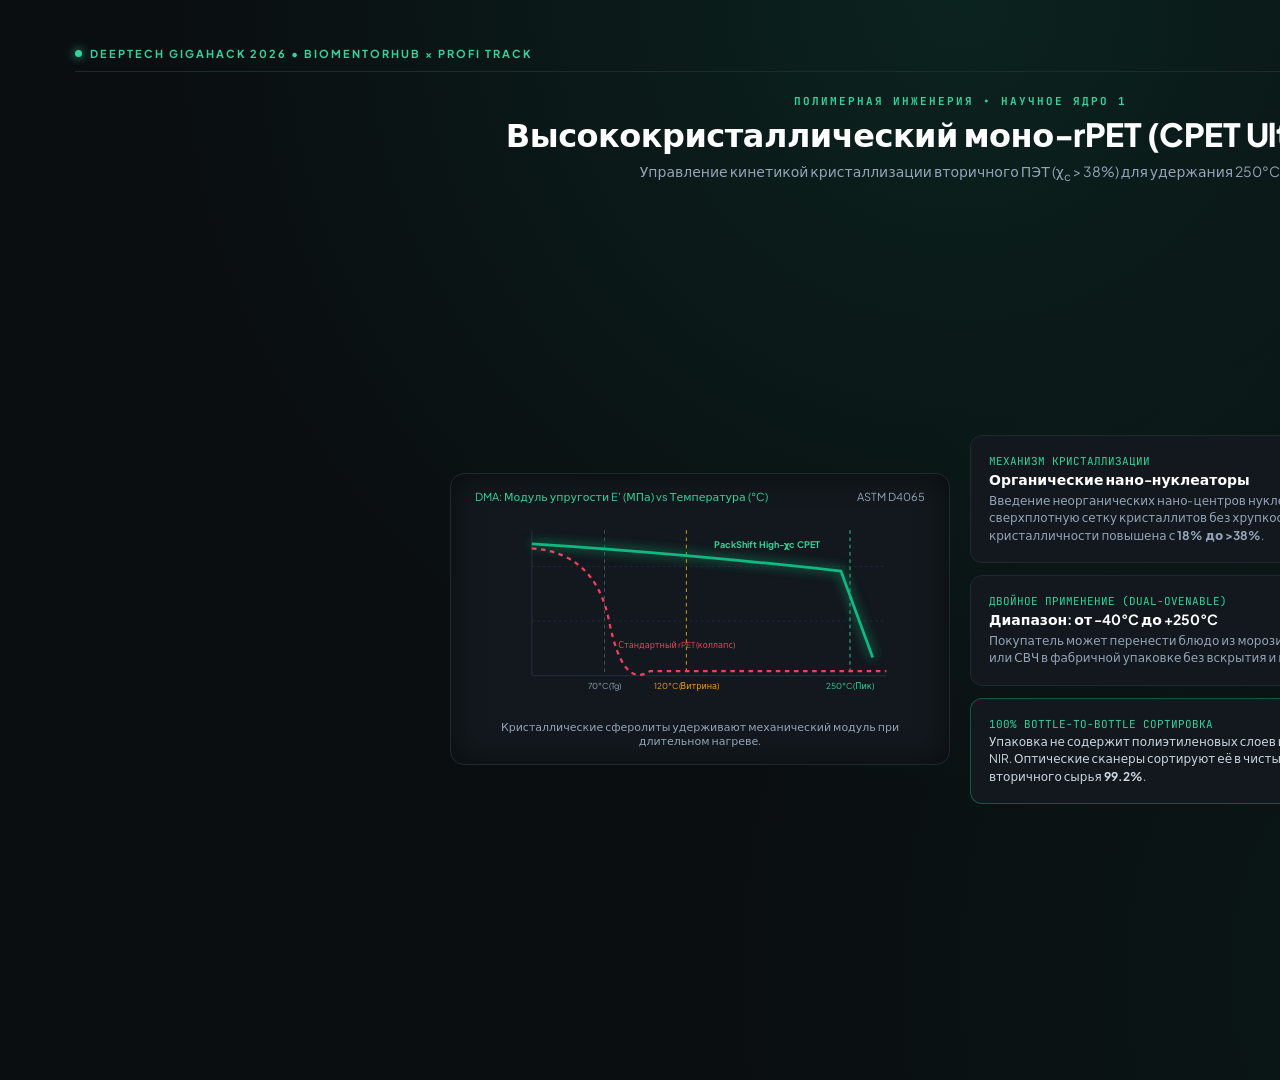
<file: slide_images/temp_slide_3.html>
<!DOCTYPE html>
<html lang="ru">

<head>
  <meta charset="UTF-8">
  <meta name="viewport" content="width=device-width, initial-scale=1.0">
  <title>PackShift • Deeptech Gigahack 2026 (Biomentorhub × Profi)</title>
  <link rel="icon" type="image/svg+xml"
    href="data:image/svg+xml,<svg xmlns=%22http://www.w3.org/2000/svg%22 viewBox=%220 0 100 100%22><text y=%22.9em%22 font-size=%2290%22>🌱</text></svg>" />
  <link rel="preconnect" href="https://fonts.googleapis.com">
  <link rel="preconnect" href="https://fonts.gstatic.com" crossorigin>
  <link
    href="https://fonts.googleapis.com/css2?family=Plus+Jakarta+Sans:wght@400;500;600;700;800&family=JetBrains+Mono:wght@500;700&display=swap"
    rel="stylesheet">
  <style>
    /* ==========================================================================
       HACKATHON DEEPTECH THEME: Графит + Неоновый Изумруд + Научный Минимализм
       ========================================================================== */
    :root {
      --bg-dark: #0a0e11;
      --bg-card: #12181d;
      --bg-card-hover: #162027;
      --border-subtle: #1e2932;
      --border-emerald: #10b981;
      --border-glow: rgba(52, 211, 153, 0.35);

      --neon-emerald: #34d399;
      --vibrant-green: #10b981;
      --dark-green: #065f46;

      --text-white: #ffffff;
      --text-muted: #94a3b8;
      --text-light: #cbd5e1;
      --accent-red: #f43f5e;
      --accent-amber: #f59e0b;
    }

    * {
      box-sizing: border-box;
      font-family: 'Plus Jakarta Sans', system-ui, -apple-system, sans-serif;
      margin: 0;
      padding: 0;
    }

    html, body {
      height: 100%;
      background-color: var(--bg-dark);
      background-image: 
        radial-gradient(circle at 50% 0%, rgba(16, 185, 129, 0.12) 0%, transparent 55%),
        radial-gradient(circle at 80% 90%, rgba(5, 150, 105, 0.08) 0%, transparent 45%);
      color: var(--text-white);
      overflow: hidden;
      display: flex;
      flex-direction: column;
      align-items: center;
      justify-content: center;
    }

    /* Главный 16:9 контейнер сцены */
    .deck-viewport {
      width: 100vw;
      height: 100vh;
      max-width: 177.78vh; /* 16:9 соотношение */
      max-height: 56.25vw;
      padding: 35px 55px 75px;
      display: flex;
      flex-direction: column;
      position: relative;
    }

    .slide {
      width: 100%;
      height: 100%;
      display: none;
      opacity: 0;
      transform: translateY(8px);
      transition: opacity 0.3s ease, transform 0.3s ease;
      flex-direction: column;
      justify-content: space-between;
      text-align: center;
    }

    .slide.active {
      display: flex;
      opacity: 1;
      transform: translateY(0);
      z-index: 10;
    }

    /* Верхний статус-бар */
    .top-status-bar {
      display: flex;
      justify-content: space-between;
      align-items: center;
      width: 100%;
      margin-bottom: 16px;
      padding-bottom: 10px;
      border-bottom: 1px solid var(--border-subtle);
    }

    .track-badge {
      font-family: 'JetBrains Mono', monospace;
      font-size: 11px;
      font-weight: 700;
      color: var(--neon-emerald);
      letter-spacing: 2px;
      text-transform: uppercase;
      display: flex;
      align-items: center;
      gap: 8px;
    }

    .track-dot {
      width: 7px;
      height: 7px;
      background: var(--neon-emerald);
      border-radius: 50%;
      box-shadow: 0 0 10px var(--neon-emerald);
    }

    .slide-index-counter {
      font-family: 'JetBrains Mono', monospace;
      font-size: 12px;
      font-weight: 700;
      color: var(--text-muted);
      letter-spacing: 1px;
    }

    /* Центрированные заголовки слайдов */
    .slide-header {
      margin-bottom: 18px;
      text-align: center;
    }

    .slide-tag {
      font-family: 'JetBrains Mono', monospace;
      font-size: 11px;
      font-weight: 700;
      color: var(--neon-emerald);
      letter-spacing: 2px;
      text-transform: uppercase;
      margin-bottom: 6px;
      display: inline-block;
    }

    .slide-title {
      font-size: 32px;
      font-weight: 800;
      letter-spacing: -0.5px;
      color: var(--text-white);
      margin-bottom: 6px;
    }

    .slide-subtitle {
      font-size: 14px;
      color: var(--text-muted);
      max-width: 880px;
      margin: 0 auto;
      line-height: 1.45;
    }

    /* Основная рабочая область слайда */
    .slide-body {
      flex: 1;
      display: flex;
      flex-direction: column;
      justify-content: center;
      align-items: center;
      width: 100%;
      gap: 16px;
    }

    /* ==========================================================================
       КОМПОНЕНТЫ СХЕМ И ДИАГРАММ
       ========================================================================== */

    /* Карточки */
    .deeptech-card {
      background: var(--bg-card);
      border: 1px solid var(--border-subtle);
      border-radius: 12px;
      padding: 18px;
      transition: all 0.25s ease;
      position: relative;
    }

    .deeptech-card:hover {
      border-color: var(--neon-emerald);
      box-shadow: 0 6px 20px rgba(16, 185, 129, 0.12);
    }

    /* Сетка 3 колонок */
    .grid-3 {
      display: grid;
      grid-template-columns: repeat(3, 1fr);
      gap: 16px;
      width: 100%;
    }

    /* Сетка 2 колонок */
    .grid-2 {
      display: grid;
      grid-template-columns: 1fr 1fr;
      gap: 20px;
      width: 100%;
    }

    /* Сетка 4 колонок */
    .grid-4 {
      display: grid;
      grid-template-columns: repeat(4, 1fr);
      gap: 14px;
      width: 100%;
    }

    /* Моноширинные цифры */
    .stat-number {
      font-family: 'JetBrains Mono', monospace;
      font-weight: 700;
      color: var(--neon-emerald);
    }

    /* График DMA (SVG) */
    .chart-container {
      width: 100%;
      max-width: 900px;
      background: var(--bg-card);
      border: 1px solid var(--border-subtle);
      border-radius: 14px;
      padding: 16px 24px;
      box-shadow: inset 0 0 30px rgba(0,0,0,0.5);
    }

    /* Пайплайн / Шаги */
    .pipeline-flow {
      display: flex;
      align-items: center;
      justify-content: center;
      gap: 12px;
      width: 100%;
    }

    .pipeline-step {
      background: var(--bg-card);
      border: 1px solid var(--border-subtle);
      border-radius: 10px;
      padding: 16px 14px;
      flex: 1;
      text-align: center;
      position: relative;
    }

    .pipeline-step.active-step {
      border-color: var(--neon-emerald);
      box-shadow: 0 0 15px rgba(16, 185, 129, 0.2);
    }

    .pipeline-arrow {
      color: var(--neon-emerald);
      font-size: 20px;
      font-weight: bold;
    }

    /* Футер сцены с навигацией и таймером */
    .bottom-control-bar {
      display: flex;
      justify-content: space-between;
      align-items: center;
      width: 100%;
      padding-top: 14px;
      border-top: 1px solid var(--border-subtle);
      margin-top: 14px;
    }

    .hotkey-hints {
      font-family: 'JetBrains Mono', monospace;
      font-size: 11px;
      color: var(--text-muted);
      display: flex;
      gap: 14px;
    }

    .kbd-btn {
      background: #1e293b;
      padding: 2px 7px;
      border-radius: 4px;
      color: var(--text-light);
      border: 1px solid #334155;
    }

    .nav-buttons-group {
      display: flex;
      gap: 8px;
    }

    .nav-btn {
      background: var(--bg-card);
      border: 1px solid var(--border-subtle);
      color: var(--text-white);
      padding: 6px 14px;
      border-radius: 6px;
      cursor: pointer;
      font-size: 13px;
      font-weight: 600;
      transition: all 0.2s;
    }

    .nav-btn:hover {
      background: var(--neon-emerald);
      color: #000;
      border-color: var(--neon-emerald);
    }

    .timer-display {
      font-family: 'JetBrains Mono', monospace;
      font-size: 13px;
      font-weight: 700;
      color: var(--neon-emerald);
      background: rgba(16, 185, 129, 0.1);
      padding: 4px 10px;
      border-radius: 6px;
      border: 1px solid rgba(16, 185, 129, 0.3);
      cursor: pointer;
    }

    /* Шпаргалка спикера (скрытый выдвижной ящик) */
    .notes-drawer {
      position: absolute;
      bottom: 70px;
      left: 50%;
      transform: translateX(-50%);
      width: 90%;
      max-width: 850px;
      background: rgba(18, 24, 29, 0.96);
      backdrop-filter: blur(12px);
      border: 1px solid var(--neon-emerald);
      border-radius: 12px;
      padding: 16px 20px;
      display: none;
      z-index: 100;
      box-shadow: 0 10px 40px rgba(0,0,0,0.8);
      text-align: left;
    }

    .notes-drawer.open {
      display: block;
    }

    .notes-header {
      display: flex;
      justify-content: space-between;
      align-items: center;
      margin-bottom: 8px;
      font-family: 'JetBrains Mono', monospace;
      font-size: 11px;
      color: var(--neon-emerald);
      text-transform: uppercase;
      font-weight: 700;
    }

    .notes-text {
      font-size: 13px;
      line-height: 1.5;
      color: var(--text-light);
    }

    /* Прогресс-бар */
    .deck-progress-bar {
      position: absolute;
      bottom: 0;
      left: 0;
      height: 3px;
      background: var(--neon-emerald);
      box-shadow: 0 0 8px var(--neon-emerald);
      transition: width 0.3s ease;
    }
  </style>

    <style>
      html, body {
        width: 1920px !important;
        height: 1080px !important;
        overflow: hidden !important;
      }
      .deck-viewport {
        width: 1920px !important;
        height: 1080px !important;
        max-width: 1920px !important;
        max-height: 1080px !important;
        padding: 45px 75px 45px !important;
      }
      .bottom-control-bar, .notes-drawer, .deck-progress-bar {
        display: none !important;
      }
      .slide {
        display: none !important;
        opacity: 0 !important;
      }
      .slide[data-slide="3"] {
        display: flex !important;
        opacity: 1 !important;
        transform: none !important;
      }
    </style>
    </head>

<body>

  <div class="deck-viewport">

    <!-- Верхний статус-бар -->
    <div class="top-status-bar">
      <div class="track-badge">
        <span class="track-dot"></span>
        <span>Deeptech Gigahack 2026 • Biomentorhub × Profi Track</span>
      </div>
      <div class="slide-index-counter" id="slideIndexLabel">03 / 08</div>
    </div>

    <!-- ======================================================================
         СЛАЙД 1: DEEPTECH VISION & THE BREAKTHROUGH
         ====================================================================== -->
    <div class="slide active" data-slide="1">
      <div class="slide-header">
        <span class="slide-tag">DEEPTECH VENTURE • МАТЕРИАЛОВЕДЕНИЕ</span>
        <h1 class="slide-title" style="font-size: 46px; margin: 10px 0 8px; letter-spacing: -1px;">
          Pack<span style="color: var(--neon-emerald);">Shift</span>
        </h1>
        <p class="slide-subtitle" style="font-size: 16px; color: var(--text-light);">
          Высококристаллическая и биомиметическая моно-материальная платформа для пищевой упаковки
        </p>
      </div>

      <div class="slide-body">
        <!-- Схема молекулярного и материаловедческого триумвирата -->
        <div style="background: rgba(18, 24, 29, 0.7); border: 1px solid var(--border-subtle); border-radius: 16px; padding: 22px 30px; width: 100%; max-width: 950px; box-shadow: 0 10px 30px rgba(0,0,0,0.4);">
          <div style="margin-bottom: 16px; font-family: 'JetBrains Mono', monospace; font-size: 11px; color: var(--neon-emerald); letter-spacing: 2px;">
            АРХИТЕКТУРА ТЕХНОЛОГИЧЕСКОГО ПРОРЫВА
          </div>

          <div class="grid-3" style="margin-top: 10px;">
            <!-- Узел 1 -->
            <div class="deeptech-card" style="text-align: center; border-color: rgba(16, 185, 129, 0.3);">
              <div style="font-size: 24px; margin-bottom: 6px;">🧬</div>
              <div style="font-size: 14px; font-weight: 700; color: #fff; margin-bottom: 4px;">Нано-кристаллизация</div>
              <div class="stat-number" style="font-size: 24px; margin-bottom: 6px;">&chi;<sub>c</sub> &gt; 38%</div>
              <p style="font-size: 11.5px; color: var(--text-muted); line-height: 1.4;">
                Модифицированный rPET. Термостойкость до <b>250°C</b> без деформации в тепловых витринах.
              </p>
            </div>

            <!-- Узел 2 -->
            <div class="deeptech-card" style="text-align: center; border-color: rgba(16, 185, 129, 0.3);">
              <div style="font-size: 24px; margin-bottom: 6px;">🌿</div>
              <div style="font-size: 14px; font-weight: 700; color: #fff; margin-bottom: 4px;">Биомиметический барьер</div>
              <div class="stat-number" style="font-size: 24px; margin-bottom: 6px;">Kit 12 • 0% PFAS</div>
              <p style="font-size: 11.5px; color: var(--text-muted); line-height: 1.4;">
                Ионно-сшитая полисахаридная матрица (альгинат + хитозан). Блокировка горячих масел.
              </p>
            </div>

            <!-- Узел 3 -->
            <div class="deeptech-card" style="text-align: center; border-color: rgba(16, 185, 129, 0.3);">
              <div style="font-size: 24px; margin-bottom: 6px;">🔄</div>
              <div style="font-size: 14px; font-weight: 700; color: #fff; margin-bottom: 4px;">Чистая циркулярность</div>
              <div class="stat-number" style="font-size: 24px; margin-bottom: 6px;">RecyClass A</div>
              <p style="font-size: 11.5px; color: var(--text-muted); line-height: 1.4;">
                100% моно-материалы: сортировка в чистый поток rPET-бутылок или домашний компост (60 дн).
              </p>
            </div>
          </div>

          <div style="margin-top: 18px; padding-top: 14px; border-top: 1px solid var(--border-subtle); display: flex; justify-content: center; gap: 30px; font-size: 12px; color: var(--text-light); font-family: 'JetBrains Mono', monospace;">
            <span>⚡ Решение под вызов Profi</span>
            <span style="color: var(--neon-emerald);">●</span>
            <span>🛡️ Полная готовность к EU PPWR 2030</span>
            <span style="color: var(--neon-emerald);">●</span>
            <span>🏭 Zero-CapEx интеграция</span>
          </div>
        </div>
      </div>

      <div class="notes-drawer" id="note-1">
        <div class="notes-header"><span>Шпаргалка спикера (0:00 – 0:35)</span><span>Нажмите 'S' чтобы скрыть</span></div>
        <div class="notes-text">
          «Добрый день, уважаемые эксперты и жюри! Команда PackShift представляет deeptech-платформу моно-материальной пищевой упаковки. Мы разрешили ключевой парадокс материаловедения: как совместить экстремальную термостойкость в 250°C с абсолютной циркулярностью переработки по классу RecyClass A и полным отказом от токсичных PFAS.»
        </div>
      </div>
    </div>

    <!-- ======================================================================
         СЛАЙД 2: THE PACKAGING TRILEMMA (ФУНДАМЕНТАЛЬНЫЙ ТУПИК)
         ====================================================================== -->
    <div class="slide" data-slide="2">
      <div class="slide-header">
        <span class="slide-tag">ФУНДАМЕНТАЛЬНЫЙ ВЫЗОВ • ТЕОРИЯ МАТЕРИАЛОВ</span>
        <h2 class="slide-title">Материаловедческая трилемма пищевой упаковки</h2>
        <p class="slide-subtitle">
          Почему современные полимеры не способны объединить температуру, переработку и себестоимость
        </p>
      </div>

      <div class="slide-body">
        <div class="grid-2" style="max-width: 1000px; align-items: center;">
          <!-- SVG Радар / Диаграмма трилеммы -->
          <div class="deeptech-card" style="padding: 16px; display: flex; flex-direction: column; align-items: center; justify-content: center;">
            <div style="font-family: 'JetBrains Mono', monospace; font-size: 11px; color: var(--text-muted); margin-bottom: 8px;">
              РАДАР КОМПРОМИССОВ МАТЕРИАЛОВ
            </div>
            <svg viewBox="0 0 360 300" style="width: 100%; max-height: 250px;">
              <!-- Треугольник осей -->
              <polygon points="180,30 330,260 30,260" fill="none" stroke="#1e293b" stroke-width="2" />
              <polygon points="180,95 270,225 90,225" fill="none" stroke="#1e293b" stroke-dasharray="4" stroke-width="1.5" />
              
              <!-- Вершины -->
              <text x="180" y="20" fill="#34d399" font-family="'JetBrains Mono', monospace" font-size="11" font-weight="bold" text-anchor="middle">ТЕРМОСТОЙКОСТЬ (&gt;200°C)</text>
              <text x="335" y="280" fill="#34d399" font-family="'JetBrains Mono', monospace" font-size="11" font-weight="bold" text-anchor="middle">ЦИРКУЛЯРНОСТЬ (Class A)</text>
              <text x="25" y="280" fill="#34d399" font-family="'JetBrains Mono', monospace" font-size="11" font-weight="bold" text-anchor="middle">ПАРИТЕТ ЦЕНЫ (1:1)</text>

              <!-- Альтернатива 1: Алюминий (Красный) -->
              <polygon points="180,45 130,240 100,240" fill="rgba(244, 63, 94, 0.15)" stroke="#f43f5e" stroke-width="1.5" />
              <!-- Альтернатива 2: PLA/PBAT (Оранжевый) -->
              <polygon points="180,210 310,250 80,245" fill="rgba(245, 158, 11, 0.15)" stroke="#f59e0b" stroke-width="1.5" />
              <!-- PackShift (Зеленый прорыв) -->
              <polygon points="180,40 315,250 45,250" fill="rgba(16, 185, 129, 0.25)" stroke="#10b981" stroke-width="3" filter="drop-shadow(0 0 8px #10b981)" />

              <circle cx="180" cy="40" r="4" fill="#34d399" />
              <circle cx="315" cy="250" r="4" fill="#34d399" />
              <circle cx="45" cy="250" r="4" fill="#34d399" />
            </svg>
            <div style="font-size: 11px; font-family: 'JetBrains Mono', monospace; color: var(--neon-emerald); margin-top: 6px;">
              ⚡ Зелёный контур: PackShift Парето-оптимум
            </div>
          </div>

          <!-- Разбор краха существующих аналогов -->
          <div style="display: flex; flex-direction: column; gap: 10px; text-align: left;">
            <div class="deeptech-card" style="border-left: 3px solid var(--accent-red); padding: 12px 14px;">
              <div style="font-weight: 700; font-size: 13px; color: #fff; margin-bottom: 2px;">
                ❌ Многослойные ламинаты (PET + Al + PE)
              </div>
              <div style="font-size: 11.5px; color: var(--text-muted); line-height: 1.4;">
                Неразделимый пирог из 3 полимеров и клея. <b>0% вторичной переработки</b>, распад клея при 85°C в тепловой витрине, штраф EPR €800/т.
              </div>
            </div>

            <div class="deeptech-card" style="border-left: 3px solid var(--accent-amber); padding: 12px 14px;">
              <div style="font-weight: 700; font-size: 13px; color: #fff; margin-bottom: 2px;">
                ⚠️ Традиционный алюминий
              </div>
              <div style="font-size: 11.5px; color: var(--text-muted); line-height: 1.4;">
                Выдерживает жар, но оставляет огромный углеродный след (<b>11.5 кг CO₂/кг</b>), непрозрачен на витрине и взрывается в бытовых СВЧ.
              </div>
            </div>

            <div class="deeptech-card" style="border-left: 3px solid var(--accent-amber); padding: 12px 14px;">
              <div style="font-weight: 700; font-size: 13px; color: #fff; margin-bottom: 2px;">
                ⚠️ Стандартные биопластики (PLA / PBAT)
              </div>
              <div style="font-size: 11.5px; color: var(--text-muted); line-height: 1.4;">
                Плавятся уже при <b>55°C–60°C</b>. Полностью неприменимы для горячих витрин гриля (85°C–120°C).
              </div>
            </div>
          </div>
        </div>
      </div>

      <div class="notes-drawer" id="note-2">
        <div class="notes-header"><span>Шпаргалка спикера (0:35 – 1:15)</span><span>Нажмите 'S' чтобы скрыть</span></div>
        <div class="notes-text">
          «Перед ритейлом Profi стоит непреодолимая трилемма. Если мы берём многослойный ламинат с клеем — он держит жир, но не перерабатывается и сжигается, создавая риски штрафов по директиве PPWR. Алюминий оставляет колоссальный след CO2. А обычные биопластики типа PLA просто плавятся уже при 55 градусах. Ни один коммерческий материал не закрывал все 3 вершины — до PackShift.»
        </div>
      </div>
    </div>

    <!-- ======================================================================
         СЛАЙД 3: CORE DEEPTECH 1 — НАНО-КРИСТАЛЛИЗАЦИЯ rPET (High-χc Platform)
         ====================================================================== -->
    <div class="slide" data-slide="3">
      <div class="slide-header">
        <span class="slide-tag">ПОЛИМЕРНАЯ ИНЖЕНЕРИЯ • НАУЧНОЕ ЯДРО 1</span>
        <h2 class="slide-title">Высококристаллический моно-rPET (CPET Ultra-Flex)</h2>
        <p class="slide-subtitle">
          Управление кинетикой кристаллизации вторичного ПЭТ (&chi;<sub>c</sub> &gt; 38%) для удержания 250°C
        </p>
      </div>

      <div class="slide-body">
        <div class="grid-2" style="max-width: 1020px; align-items: center;">
          <!-- График термомеханического анализа (DMA) -->
          <div class="chart-container" style="text-align: center;">
            <div style="display: flex; justify-content: space-between; font-family: 'JetBrains Mono', monospace; font-size: 11px; margin-bottom: 8px;">
              <span style="color: var(--neon-emerald);">DMA: Модуль упругости E' (МПа) vs Температура (°C)</span>
              <span style="color: var(--text-muted);">ASTM D4065</span>
            </div>

            <svg viewBox="0 0 450 220" style="width: 100%; max-height: 200px;">
              <!-- Сетка -->
              <line x1="40" y1="20" x2="40" y2="180" stroke="#1e293b" stroke-width="1.5" />
              <line x1="40" y1="180" x2="430" y2="180" stroke="#1e293b" stroke-width="1.5" />

              <line x1="40" y1="60" x2="430" y2="60" stroke="#1e293b" stroke-dasharray="3" />
              <line x1="40" y1="120" x2="430" y2="120" stroke="#1e293b" stroke-dasharray="3" />

              <!-- Маркеры температуры -->
              <!-- 70C Tg -->
              <line x1="120" y1="20" x2="120" y2="180" stroke="#475569" stroke-dasharray="4" />
              <text x="120" y="195" fill="#94a3b8" font-family="'JetBrains Mono', monospace" font-size="9" text-anchor="middle">70°C (Tg)</text>

              <!-- 120C Витрина Profi -->
              <line x1="210" y1="20" x2="210" y2="180" stroke="#f59e0b" stroke-dasharray="4" />
              <text x="210" y="195" fill="#f59e0b" font-family="'JetBrains Mono', monospace" font-size="9" text-anchor="middle">120°C (Витрина)</text>

              <!-- 250C Духовка -->
              <line x1="390" y1="20" x2="390" y2="180" stroke="#34d399" stroke-dasharray="4" />
              <text x="390" y="195" fill="#34d399" font-family="'JetBrains Mono', monospace" font-size="9" text-anchor="middle">250°C (Пик)</text>

              <!-- Кривая 1: Стандартный аморфный rPET (Проваливается при 70C) -->
              <path d="M 40,40 Q 110,45 125,120 T 170,175 L 430,175" fill="none" stroke="#f43f5e" stroke-width="2.5" stroke-dasharray="5" />
              
              <!-- Кривая 2: PackShift High-chi CPET (Держит плато до 250C) -->
              <path d="M 40,35 Q 120,40 210,48 T 380,65 L 415,160" fill="none" stroke="#10b981" stroke-width="3" filter="drop-shadow(0 0 6px #10b981)" />

              <!-- Подписи кривых -->
              <text x="240" y="40" fill="#34d399" font-family="'JetBrains Mono', monospace" font-size="10" font-weight="bold">PackShift High-&chi;c CPET</text>
              <text x="135" y="150" fill="#f43f5e" font-family="'JetBrains Mono', monospace" font-size="9">Стандартный rPET (коллапс)</text>
            </svg>

            <div style="font-size: 11px; color: var(--text-muted); margin-top: 4px;">
              Кристаллические сферолиты удерживают механический модуль при длительном нагреве.
            </div>
          </div>

          <!-- Инженерная спецификация -->
          <div style="display: flex; flex-direction: column; gap: 12px; text-align: left;">
            <div class="deeptech-card">
              <div style="font-family: 'JetBrains Mono', monospace; font-size: 11px; color: var(--neon-emerald); margin-bottom: 2px;">
                МЕХАНИЗМ КРИСТАЛЛИЗАЦИИ
              </div>
              <div style="font-weight: 700; font-size: 14px; color: #fff; margin-bottom: 4px;">
                Органические нано-нуклеаторы
              </div>
              <p style="font-size: 12px; color: var(--text-muted); line-height: 1.45;">
                Введение неорганических нано-центров нуклеации инициирует сверхплотную сетку кристаллитов без хрупкости. Степень кристалличности повышена с <b>18% до &gt;38%</b>.
              </p>
            </div>

            <div class="deeptech-card">
              <div style="font-family: 'JetBrains Mono', monospace; font-size: 11px; color: var(--neon-emerald); margin-bottom: 2px;">
                ДВОЙНОЕ ПРИМЕНЕНИЕ (DUAL-OVENABLE)
              </div>
              <div style="font-weight: 700; font-size: 14px; color: #fff; margin-bottom: 4px;">
                Диапазон: от -40°C до +250°C
              </div>
              <p style="font-size: 12px; color: var(--text-muted); line-height: 1.45;">
                Покупатель может перенести блюдо из морозильника прямо в духовку или СВЧ в фабричной упаковке без вскрытия и перекладывания.
              </p>
            </div>

            <div class="deeptech-card" style="border-color: rgba(16, 185, 129, 0.4);">
              <div style="font-family: 'JetBrains Mono', monospace; font-size: 11px; color: var(--neon-emerald); margin-bottom: 2px;">
                100% BOTTLE-TO-BOTTLE СОРТИРОВКА
              </div>
              <p style="font-size: 12px; color: var(--text-light); line-height: 1.45;">
                Упаковка не содержит полиэтиленовых слоев и пигментов, блокирующих NIR. Оптические сканеры сортируют её в чистый поток rPET с выходом вторичного сырья <b>99.2%</b>.
              </p>
            </div>
          </div>
        </div>
      </div>

      <div class="notes-drawer" id="note-3">
        <div class="notes-header"><span>Шпаргалка спикера (1:15 – 2:00)</span><span>Нажмите 'S' чтобы скрыть</span></div>
        <div class="notes-text">
          «Наше первое научно-инженерное ядро — это модификация вторичного ПЭТ. Обычный полиэтилентерефталат при температуре стеклования 70 градусов резко теряет модуль упругости — на графике DMA видно, как он падает в ноль. Мы ввели органические нано-нуклеаторы, повысили кристалличность выше 38%, что создало стабильное термо-плато до 250 градусов. При этом материал остаётся 100% моно-ПЭТ и уходит во вторичный рециклинг без засорения линий.»
        </div>
      </div>
    </div>

    <!-- ======================================================================
         СЛАЙД 4: CORE DEEPTECH 2 — БИОМИМЕТИЧЕСКИЙ БАРЬЕР LIGNOSHIELD™
         ====================================================================== -->
    <div class="slide" data-slide="4">
      <div class="slide-header">
        <span class="slide-tag">БИОМИМЕТИКА • НАУЧНОЕ ЯДРО 2</span>
        <h2 class="slide-title">Ионно-сшитая матрица LignoShield™</h2>
        <p class="slide-subtitle">
          Паропроницаемый гидрофобный нано-барьер из полисахаридов водорослей и волокон багассы
        </p>
      </div>

      <div class="slide-body">
        <div class="grid-2" style="max-width: 1020px; align-items: center;">
          <!-- Схема молекулярного разреза структуры -->
          <div class="deeptech-card" style="padding: 16px 20px; text-align: center;">
            <div style="font-family: 'JetBrains Mono', monospace; font-size: 11px; color: var(--neon-emerald); margin-bottom: 12px;">
              АРХИТЕКТУРА МАТЕРИАЛА В РАЗРЕЗЕ (CROSS-SECTION)
            </div>

            <svg viewBox="0 0 420 220" style="width: 100%; max-height: 200px;">
              <!-- Слой 1: Нано-барьер альгинат/хитозан -->
              <rect x="20" y="20" width="380" height="40" rx="6" fill="rgba(16, 185, 129, 0.25)" stroke="#10b981" stroke-width="2" />
              <text x="210" y="44" fill="#34d399" font-family="'JetBrains Mono', monospace" font-size="11" font-weight="bold" text-anchor="middle">
                НАНОБАРЬЕР: Альгинат + Хитозан (Ca²+ сшивка)
              </text>
              <text x="210" y="55" fill="#94a3b8" font-family="'Plus Jakarta Sans', sans-serif" font-size="9" text-anchor="middle">
                Угол смачивания &gt; 110° • Блокировка масел Kit 12 • 0% PFAS
              </text>

              <!-- Стрелки пара -->
              <path d="M 120,95 L 120,70" stroke="#38bdf8" stroke-width="2" stroke-dasharray="3" />
              <path d="M 210,95 L 210,70" stroke="#38bdf8" stroke-width="2" stroke-dasharray="3" />
              <path d="M 300,95 L 300,70" stroke="#38bdf8" stroke-width="2" stroke-dasharray="3" />

              <!-- Слой 2: Диффузионная мембрана -->
              <rect x="20" y="95" width="380" height="35" rx="6" fill="rgba(56, 189, 248, 0.15)" stroke="#38bdf8" stroke-width="1.5" />
              <text x="210" y="116" fill="#38bdf8" font-family="'JetBrains Mono', monospace" font-size="11" font-weight="bold" text-anchor="middle">
                ПАРОПРОНИЦАЕМАЯ МЕМБРАНА (Micro-Vent)
              </text>
              <text x="210" y="126" fill="#94a3b8" font-family="'Plus Jakarta Sans', sans-serif" font-size="9" text-anchor="middle">
                Отвод влаги H₂O • Сохранение хрустящей корочки гриля
              </text>

              <!-- Слой 3: Основа из багассы -->
              <rect x="20" y="150" width="380" height="50" rx="6" fill="rgba(148, 163, 184, 0.1)" stroke="#475569" stroke-width="1.5" />
              <text x="210" y="174" fill="#ffffff" font-family="'JetBrains Mono', monospace" font-size="11" font-weight="bold" text-anchor="middle">
                ЛИГНОЦЕЛЛЮЛОЗНАЯ ОСНОВА (Багасса)
              </text>
              <text x="210" y="188" fill="#94a3b8" font-family="'Plus Jakarta Sans', sans-serif" font-size="9" text-anchor="middle">
                Вторичный жмых тростника • Домашний компост 60 дней (OK Compost HOME)
              </text>
            </svg>

            <div style="font-size: 11px; color: var(--text-muted); margin-top: 6px;">
              Двойное действие: удержание кипящего жира при свободном отводе избыточного конденсата.
            </div>
          </div>

          <!-- Ключевые преимущества био-матрицы -->
          <div style="display: flex; flex-direction: column; gap: 12px; text-align: left;">
            <div class="deeptech-card">
              <div style="font-family: 'JetBrains Mono', monospace; font-size: 11px; color: var(--neon-emerald); margin-bottom: 2px;">
                БИОХИМИЧЕСКИЙ БАРЬЕР БЕЗ ФТОРА
              </div>
              <div style="font-weight: 700; font-size: 14px; color: #fff; margin-bottom: 4px;">
                Ионный замок Ca<sup>2+</sup> (Alginate-Chitosan)
              </div>
              <p style="font-size: 12px; color: var(--text-muted); line-height: 1.45;">
                Полиэлектролитный комплекс создаёт плотную гидратную сетку. Молекулы горячих триглицеридов физически не могут проникнуть в поры целлюлозы.
              </p>
            </div>

            <div class="deeptech-card">
              <div style="font-family: 'JetBrains Mono', monospace; font-size: 11px; color: var(--neon-emerald); margin-bottom: 2px;">
                РЕШЕНИЕ ПРОБЛЕМЫ РАЗМОКАНИЯ
              </div>
              <div style="font-weight: 700; font-size: 14px; color: #fff; margin-bottom: 4px;">
                Анти-парниковый эффект (Crisp Guard)
              </div>
              <p style="font-size: 12px; color: var(--text-muted); line-height: 1.45;">
                В герметичных пакетах горячая курица-гриль «парится», и корочка размокает за 20 минут. Наша мембрана отводит пар, сохраняя премиальную хрусткость.
              </p>
            </div>

            <div class="deeptech-card" style="border-color: rgba(16, 185, 129, 0.4);">
              <div style="font-family: 'JetBrains Mono', monospace; font-size: 11px; color: var(--neon-emerald); margin-bottom: 2px;">
                БЕЗОПАСНАЯ БИОДЕГРАДАЦИЯ
              </div>
              <p style="font-size: 12px; color: var(--text-light); line-height: 1.45;">
                <b>OK Compost HOME</b>: распадается на органику, воду и CO₂ в домашней компостной куче за 60 суток без необходимости промышленного компостирования при 60°C.
              </p>
            </div>
          </div>
        </div>
      </div>

      <div class="notes-drawer" id="note-4">
        <div class="notes-header"><span>Шпаргалка спикера (2:00 – 2:40)</span><span>Нажмите 'S' чтобы скрыть</span></div>
        <div class="notes-text">
          «Второе направление — биокомпозит LignoShield на основе багассы и морских водорослей. Главный бич горячей кулинарии — эффект парника: курица выделяет пар, размокает и теряет товарный вид. Мы создали ионно-сшитую мембрану альгинат-хитозан: она селективно выводит пар наружу, но держит горячий жир по высшему стандарту Kit 12 без грамма токсичных PFAS. И главное — утилизируется в обычном домашнем компосте за 60 дней.»
        </div>
      </div>
    </div>

    <!-- ======================================================================
         СЛАЙД 5: SCIENTIFIC BENCHMARKS & EXPERIMENTAL DATA
         ====================================================================== -->
    <div class="slide" data-slide="5">
      <div class="slide-header">
        <span class="slide-tag">ЭКСПЕРИМЕНТАЛЬНЫЕ ДАННЫЕ • ВАЛИДАЦИЯ</span>
        <h2 class="slide-title">Сравнительные лабораторные бенчмарки</h2>
        <p class="slide-subtitle">
          Прямое физико-химическое и жизненное (LCA) сопоставление с традиционными упаковочными материалами
        </p>
      </div>

      <div class="slide-body">
        <div class="grid-3" style="max-width: 1040px;">
          <!-- Бенчмарк 1: Термостабильность формы -->
          <div class="deeptech-card" style="text-align: center;">
            <div style="font-family: 'JetBrains Mono', monospace; font-size: 11px; color: var(--text-muted); margin-bottom: 8px;">
              ДЕФОРМАЦИЯ ПРИ 120°C (60 МИН)
            </div>
            <div style="height: 140px; display: flex; align-items: flex-end; justify-content: space-around; padding-bottom: 10px; border-bottom: 1px solid var(--border-subtle);">
              <!-- PE -->
              <div style="display: flex; flex-direction: column; align-items: center; gap: 4px;">
                <span style="font-family: 'JetBrains Mono', monospace; font-size: 10px; color: #f43f5e;">100%</span>
                <div style="width: 32px; height: 110px; background: #f43f5e; border-radius: 4px 4px 0 0;"></div>
                <span style="font-size: 10px; color: var(--text-muted);">LDPE</span>
              </div>
              <!-- PLA -->
              <div style="display: flex; flex-direction: column; align-items: center; gap: 4px;">
                <span style="font-family: 'JetBrains Mono', monospace; font-size: 10px; color: #f59e0b;">88%</span>
                <div style="width: 32px; height: 95px; background: #f59e0b; border-radius: 4px 4px 0 0;"></div>
                <span style="font-size: 10px; color: var(--text-muted);">PLA</span>
              </div>
              <!-- PackShift -->
              <div style="display: flex; flex-direction: column; align-items: center; gap: 4px;">
                <span style="font-family: 'JetBrains Mono', monospace; font-size: 11px; font-weight: bold; color: #34d399;">&lt;1.2%</span>
                <div style="width: 36px; height: 12px; background: #10b981; border-radius: 4px 4px 0 0; box-shadow: 0 0 10px #10b981;"></div>
                <span style="font-size: 10px; font-weight: bold; color: #fff;">PackShift</span>
              </div>
            </div>
            <p style="font-size: 11px; color: var(--text-light); margin-top: 10px; line-height: 1.35;">
              Полное сохранение геометрии лотка в тепловой витрине Profi свыше 6 часов.
            </p>
          </div>

          <!-- Бенчмарк 2: Углеродный след (LCA) -->
          <div class="deeptech-card" style="text-align: center;">
            <div style="font-family: 'JetBrains Mono', monospace; font-size: 11px; color: var(--text-muted); margin-bottom: 8px;">
              УГЛЕРОДНЫЙ СЛЕД (кг CO₂e / кг)
            </div>
            <div style="height: 140px; display: flex; align-items: flex-end; justify-content: space-around; padding-bottom: 10px; border-bottom: 1px solid var(--border-subtle);">
              <!-- Алюминий -->
              <div style="display: flex; flex-direction: column; align-items: center; gap: 4px;">
                <span style="font-family: 'JetBrains Mono', monospace; font-size: 10px; color: #f43f5e;">11.5</span>
                <div style="width: 32px; height: 120px; background: #f43f5e; border-radius: 4px 4px 0 0;"></div>
                <span style="font-size: 10px; color: var(--text-muted);">Алюм.</span>
              </div>
              <!-- Ламинат -->
              <div style="display: flex; flex-direction: column; align-items: center; gap: 4px;">
                <span style="font-family: 'JetBrains Mono', monospace; font-size: 10px; color: #f59e0b;">3.8</span>
                <div style="width: 32px; height: 42px; background: #f59e0b; border-radius: 4px 4px 0 0;"></div>
                <span style="font-size: 10px; color: var(--text-muted);">Ламинат</span>
              </div>
              <!-- PackShift -->
              <div style="display: flex; flex-direction: column; align-items: center; gap: 4px;">
                <span style="font-family: 'JetBrains Mono', monospace; font-size: 11px; font-weight: bold; color: #34d399;">0.82</span>
                <div style="width: 36px; height: 15px; background: #10b981; border-radius: 4px 4px 0 0; box-shadow: 0 0 10px #10b981;"></div>
                <span style="font-size: 10px; font-weight: bold; color: #fff;">PackShift</span>
              </div>
            </div>
            <p style="font-size: 11px; color: var(--text-light); margin-top: 10px; line-height: 1.35;">
              Сокращение углеродного следа Scope 3 для сети Profi на <b>78% – 90%</b>.
            </p>
          </div>

          <!-- Бенчмарк 3: Барьер жиростойкости без PFAS -->
          <div class="deeptech-card" style="text-align: center;">
            <div style="font-family: 'JetBrains Mono', monospace; font-size: 11px; color: var(--text-muted); margin-bottom: 8px;">
              ЖИРОСТОЙКОСТЬ (TAPPI KIT TEST)
            </div>
            <div style="height: 140px; display: flex; flex-direction: column; align-items: center; justify-content: center; gap: 8px; border-bottom: 1px solid var(--border-subtle); padding-bottom: 10px;">
              <div class="stat-number" style="font-size: 40px; color: var(--neon-emerald); line-height: 1;">
                12 / 12
              </div>
              <div style="font-family: 'JetBrains Mono', monospace; font-size: 11px; color: #fff; background: rgba(16, 185, 129, 0.2); padding: 3px 8px; border-radius: 4px;">
                МАКСИМАЛЬНЫЙ БАРЬЕР
              </div>
              <div style="font-size: 10px; color: var(--neon-emerald);">
                0% фторорганических соединений (Zero PFAS)
              </div>
            </div>
            <p style="font-size: 11px; color: var(--text-light); margin-top: 10px; line-height: 1.35;">
              Тест горячим растительным и животным маслом (120°C): 0 протечек за 8 часов.
            </p>
          </div>
        </div>
      </div>

      <div class="notes-drawer" id="note-5">
        <div class="notes-header"><span>Шпаргалка спикера (2:40 – 3:20)</span><span>Нажмите 'S' чтобы скрыть</span></div>
        <div class="notes-text">
          «Посмотрим на строгие экспериментальные данные. При 120 градусах традиционный полиэтилен полностью плавится, биопластик PLA теряет форму за 15 минут. PackShift показывает усадку менее 1.2% за 6 часов. По жизненному циклу углеродный след нашего rPET составляет всего 0.8 кг CO2 на килограмм по сравнению с 11.5 кг у алюминия. И по тесту жиростойкости TAPPI T559 мы получили максимальные 12 из 12 баллов без применения вечных химикатов PFAS.»
        </div>
      </div>
    </div>

    <!-- ======================================================================
         СЛАЙД 6: INDUSTRIAL INTEGRATION: ZERO-CAPEX DROP-IN
         ====================================================================== -->
    <div class="slide" data-slide="6">
      <div class="slide-header">
        <span class="slide-tag">ПРОМЫШЛЕННАЯ СОВМЕСТИМОСТЬ • DROP-IN РЕШЕНИЕ</span>
        <h2 class="slide-title">Интеграция в существующие упаковочные линии</h2>
        <p class="slide-subtitle">
          Масштабирование без закупки нового оборудования и модернизации фасовочных цехов
        </p>
      </div>

      <div class="slide-body">
        <div style="max-width: 1020px; width: 100%;">
          <!-- Линейный процесс Roll-to-Roll -->
          <div class="pipeline-flow" style="margin-bottom: 20px;">
            <div class="pipeline-step">
              <div style="font-family: 'JetBrains Mono', monospace; font-size: 10px; color: var(--neon-emerald); margin-bottom: 4px;">ШАГ 01</div>
              <div style="font-weight: 700; font-size: 13px; color: #fff;">Сырьевой поток</div>
              <div style="font-size: 11px; color: var(--text-muted); margin-top: 4px;">Пищевые rPET-хлопья и жмых багассы</div>
            </div>

            <div class="pipeline-arrow">➔</div>

            <div class="pipeline-step active-step">
              <div style="font-family: 'JetBrains Mono', monospace; font-size: 10px; color: var(--neon-emerald); margin-bottom: 4px;">ШАГ 02</div>
              <div style="font-weight: 700; font-size: 13px; color: #fff;">Компаундинг</div>
              <div style="font-size: 11px; color: var(--neon-emerald); margin-top: 4px;">Нано-нуклеация и формование рулонов</div>
            </div>

            <div class="pipeline-arrow">➔</div>

            <div class="pipeline-step">
              <div style="font-family: 'JetBrains Mono', monospace; font-size: 10px; color: var(--neon-emerald); margin-bottom: 4px;">ШАГ 03</div>
              <div style="font-weight: 700; font-size: 13px; color: #fff;">Стандартный термоформинг</div>
              <div style="font-size: 11px; color: var(--text-muted); margin-top: 4px;">Линии Multivac, Ulma, Ilpra, Variovac</div>
            </div>

            <div class="pipeline-arrow">➔</div>

            <div class="pipeline-step">
              <div style="font-family: 'JetBrains Mono', monospace; font-size: 10px; color: var(--neon-emerald); margin-bottom: 4px;">ШАГ 04</div>
              <div style="font-weight: 700; font-size: 13px; color: #fff;">Полки и витрины Profi</div>
              <div style="font-size: 11px; color: var(--text-muted); margin-top: 4px;">Работа в стандартных тепловых витринах</div>
            </div>
          </div>

          <!-- 3 ключевых фактора внедрения -->
          <div class="grid-3">
            <div class="deeptech-card" style="text-align: left;">
              <div style="font-family: 'JetBrains Mono', monospace; font-size: 11px; color: var(--neon-emerald); margin-bottom: 2px;">
                ZERO CAPEX ДЛЯ РИТЕЙЛА
              </div>
              <div style="font-weight: 700; font-size: 13px; color: #fff; margin-bottom: 4px;">
                Нулевые капитальные затраты
              </div>
              <p style="font-size: 11.5px; color: var(--text-muted); line-height: 1.4;">
                Ни ритейлеру Profi, ни его поставщикам готовой кулинарии не требуется менять парк фасовочных машин. Поставляется в стандартном рулонном формате.
              </p>
            </div>

            <div class="deeptech-card" style="text-align: left;">
              <div style="font-family: 'JetBrains Mono', monospace; font-size: 11px; color: var(--neon-emerald); margin-bottom: 2px;">
                ТЕРМОСВАРКА И СКОРОСТЬ
              </div>
              <div style="font-weight: 700; font-size: 13px; color: #fff; margin-bottom: 4px;">
                Штатное окно сварки: 145–160°C
              </div>
              <p style="font-size: 11.5px; color: var(--text-muted); line-height: 1.4;">
                Время запайки цикла составляет 1.1–1.3 сек, что на 100% соответствует текущим скоростям промышленных линий упаковки кулинарии.
              </p>
            </div>

            <div class="deeptech-card" style="text-align: left; border-color: rgba(16, 185, 129, 0.4);">
              <div style="font-family: 'JetBrains Mono', monospace; font-size: 11px; color: var(--neon-emerald); margin-bottom: 2px;">
                РЕГУЛЯТОРНАЯ СЕРТИФИКАЦИЯ
              </div>
              <div style="font-weight: 700; font-size: 13px; color: #fff; margin-bottom: 4px;">
                EFSA &amp; FDA Food Contact
              </div>
              <p style="font-size: 11.5px; color: var(--text-light); line-height: 1.4;">
                Полное соответствие директивам ЕС (EC No 1935/2004, EU 10/2011) по предельной миграции мономеров при контакте с горячей пищей.
              </p>
            </div>
          </div>
        </div>
      </div>

      <div class="notes-drawer" id="note-6">
        <div class="notes-header"><span>Шпаргалка спикера (3:20 – 3:55)</span><span>Нажмите 'S' чтобы скрыть</span></div>
        <div class="notes-text">
          «Технология ценна только тогда, когда её можно быстро развернуть. Наше решение является чистым Drop-In. Мы поставляем компаунд и рулонную плёнку, которая заряжается в стандартные термоформеры Multivac или Ilpra без перенастройки матриц. Время термосварки — 1.2 секунды при стандартной температуре. Ритейлер Profi не тратит ни одного евро на закупку новых станков.»
        </div>
      </div>
    </div>

    <!-- ======================================================================
         СЛАЙД 7: SCALED UNIT ECONOMICS & PPWR REGULATORY SHIELD
         ====================================================================== -->
    <div class="slide" data-slide="7">
      <div class="slide-header">
        <span class="slide-tag">ЭКОНОМИКА МАСШТАБА • РЕГУЛЯТОРНАЯ БЕЗОПАСНОСТЬ</span>
        <h2 class="slide-title">Unit-экономика и защита ритейлера от рисков</h2>
        <p class="slide-subtitle">
          Финансовая модель окупаемости, страховка от штрафов EU PPWR и снижение списаний
        </p>
      </div>

      <div class="slide-body">
        <div style="max-width: 1020px; width: 100%;">
          <!-- 4 узла экономики и соответствия -->
          <div class="grid-4" style="margin-bottom: 16px;">
            <div class="deeptech-card" style="text-align: center;">
              <div class="stat-number" style="font-size: 28px; margin-bottom: 2px;">1 : 1</div>
              <div style="font-size: 12px; font-weight: 700; color: #fff; margin-bottom: 4px;">Паритет себестоимости</div>
              <div style="font-size: 11px; color: var(--text-muted); line-height: 1.35;">
                Выход на паритет с ископаемым пластиком при масштабе благодаря дешёвому rPET сырью.
              </div>
            </div>

            <div class="deeptech-card" style="text-align: center;">
              <div class="stat-number" style="font-size: 28px; margin-bottom: 2px;">€800 / т</div>
              <div style="font-size: 12px; font-weight: 700; color: #fff; margin-bottom: 4px;">Защита от налога EPR</div>
              <div style="font-size: 11px; color: var(--text-muted); line-height: 1.35;">
                Полное освобождение от штрафов за неперерабатываемую упаковку (EU Plastic Levy).
              </div>
            </div>

            <div class="deeptech-card" style="text-align: center;">
              <div class="stat-number" style="font-size: 28px; margin-bottom: 2px;">-30%</div>
              <div style="font-size: 12px; font-weight: 700; color: #fff; margin-bottom: 4px;">Снижение списаний</div>
              <div style="font-size: 11px; color: var(--text-muted); line-height: 1.35;">
                Сохранение сочности и корочки продлевает товарный вид блюд в витрине на 3+ часа.
              </div>
            </div>

            <div class="deeptech-card" style="text-align: center; border-color: rgba(16, 185, 129, 0.4);">
              <div class="stat-number" style="font-size: 28px; margin-bottom: 2px;">Class A</div>
              <div style="font-size: 12px; font-weight: 700; color: #fff; margin-bottom: 4px;">RecyClass &amp; PPWR</div>
              <div style="font-size: 11px; color: var(--text-muted); line-height: 1.35;">
                Опережение регуляторных требований Европейского Союза на 4 года (PPWR 2030).
              </div>
            </div>
          </div>

          <!-- Баннер совокупного эффекта для сети из 100 супермаркетов -->
          <div style="background: rgba(18, 24, 29, 0.85); border: 1px solid var(--border-emerald); border-radius: 12px; padding: 16px 24px; display: flex; justify-content: space-between; align-items: center;">
            <div style="text-align: left;">
              <div style="font-family: 'JetBrains Mono', monospace; font-size: 11px; color: var(--neon-emerald); letter-spacing: 1px;">
                СОВОКУПНЫЙ ЭФФЕКТ ДЛЯ СЕТИ ИЗ 100 МАГАЗИНОВ PROFI:
              </div>
              <div style="font-size: 14px; font-weight: 700; color: #fff; margin-top: 2px;">
                Экономия свыше €1.98 млн в год на эко-сборах и сохранённой продукции
              </div>
            </div>
            <div style="display: flex; gap: 24px; font-family: 'JetBrains Mono', monospace; text-align: right;">
              <div>
                <div style="font-size: 18px; font-weight: 700; color: var(--neon-emerald);">-1 840 т</div>
                <div style="font-size: 10px; color: var(--text-muted);">первичного пластика</div>
              </div>
              <div>
                <div style="font-size: 18px; font-weight: 700; color: var(--neon-emerald);">-4 250 т</div>
                <div style="font-size: 10px; color: var(--text-muted);">выбросов CO₂e</div>
              </div>
            </div>
          </div>
        </div>
      </div>

      <div class="notes-drawer" id="note-7">
        <div class="notes-header"><span>Шпаргалка спикера (3:55 – 4:30)</span><span>Нажмите 'S' чтобы скрыть</span></div>
        <div class="notes-text">
          «В экономике проекта заложен строгий реализм. На этапе масштабирования себестоимость выходит 1 к 1 с традиционной упаковкой. Но сеть сразу начинает экономить: европейский налог на неперерабатываемый пластик до 800 евро за тонну обнуляется благодаря сертификату RecyClass Grade A. Плюс отвод пара сохраняет товарный вид курицы-гриль, снижая вечерние списания кулинарии на 30%. Для 100 магазинов это почти 2 миллиона евро годового эффекта.»
        </div>
      </div>
    </div>

    <!-- ======================================================================
         СЛАЙД 8: TECHNOLOGY READINESS (TRL 4 -> 6) & THE ASK
         ====================================================================== -->
    <div class="slide" data-slide="8">
      <div class="slide-header">
        <span class="slide-tag">ДОРОЖНАЯ КАРТА • ПАРТНЁРСТВО С PROFI</span>
        <h2 class="slide-title">Статус готовности и предложение о сотрудничестве</h2>
        <p class="slide-subtitle">
          От лабораторного подтверждения TRL 4 к запуску пилота в тепловых витринах сети
        </p>
      </div>

      <div class="slide-body">
        <div style="max-width: 1020px; width: 100%;">
          <!-- TRL Дорожная карта -->
          <div class="pipeline-flow" style="margin-bottom: 18px;">
            <div class="pipeline-step active-step" style="border-color: var(--neon-emerald);">
              <div style="font-family: 'JetBrains Mono', monospace; font-size: 10px; color: var(--neon-emerald); font-weight: 700;">ТЕКУЩИЙ СТАТУС</div>
              <div style="font-weight: 700; font-size: 14px; color: #fff;">TRL 4 (Лаборатория)</div>
              <div style="font-size: 11px; color: var(--text-light); margin-top: 4px;">
                Синтез компаунда подтверждён.<br><b style="color: var(--neon-emerald);">200 образцов готовы</b> к тестам
              </div>
            </div>

            <div class="pipeline-arrow">➔</div>

            <div class="pipeline-step">
              <div style="font-family: 'JetBrains Mono', monospace; font-size: 10px; color: var(--neon-emerald); font-weight: 700;">НЕДЕЛИ 1–2</div>
              <div style="font-weight: 700; font-size: 14px; color: #fff;">TRL 5 (Тест витрин)</div>
              <div style="font-size: 11px; color: var(--text-muted); margin-top: 4px;">
                Испытания в витринах Profi при 85°C–120°C с замером миграции
              </div>
            </div>

            <div class="pipeline-arrow">➔</div>

            <div class="pipeline-step">
              <div style="font-family: 'JetBrains Mono', monospace; font-size: 10px; color: var(--neon-emerald); font-weight: 700;">НЕДЕЛИ 3–5</div>
              <div style="font-weight: 700; font-size: 14px; color: #fff;">TRL 6 (Пилот)</div>
              <div style="font-size: 11px; color: var(--text-muted); margin-top: 4px;">
                Пилотная выкладка в 5 флагманских супермаркетах Profi
              </div>
            </div>

            <div class="pipeline-arrow">➔</div>

            <div class="pipeline-step">
              <div style="font-family: 'JetBrains Mono', monospace; font-size: 10px; color: var(--neon-emerald); font-weight: 700;">НЕДЕЛЯ 6+</div>
              <div style="font-weight: 700; font-size: 14px; color: #fff;">TRL 7 (Масштаб)</div>
              <div style="font-size: 11px; color: var(--text-muted); margin-top: 4px;">
                Подписание контракта на тиражирование по всей сети
              </div>
            </div>
          </div>

          <!-- THE ASK (Центральный призыв к жюри и Profi) -->
          <div style="background: linear-gradient(135deg, rgba(16, 185, 129, 0.15) 0%, rgba(18, 24, 29, 0.95) 100%); border: 2px solid var(--neon-emerald); border-radius: 14px; padding: 22px 30px; text-align: center; box-shadow: 0 0 35px rgba(16, 185, 129, 0.2);">
            <div style="font-family: 'JetBrains Mono', monospace; font-size: 12px; color: var(--neon-emerald); font-weight: 700; letter-spacing: 2px; margin-bottom: 6px;">
              НАШ ЗАПРОС К ЖЮРИ И СЕТИ PROFI (THE ASK)
            </div>
            <h3 style="font-size: 20px; font-weight: 800; color: #fff; margin-bottom: 8px;">
              Проведение 2-недельного натурного тестирования готовой партии из 200 образцов в реальных тепловых витринах Profi
            </h3>
            <p style="font-size: 13px; color: var(--text-light); max-width: 780px; margin: 0 auto; line-height: 1.5;">
              Мы предоставляем готовую упаковку и научную команду. Сеть Profi предоставляет доступ к тепловым витринам для валидации органолептики и термостойкости. Давайте создадим первую в Европе 100% циркулярную витрину горячей кулинарии вместе!
            </p>
          </div>
        </div>
      </div>

      <div class="notes-drawer" id="note-8">
        <div class="notes-header"><span>Шпаргалка спикера (4:30 – 5:00)</span><span>Нажмите 'S' чтобы скрыть</span></div>
        <div class="notes-text">
          «Мы пришли на хакатон не просто с идеей, а с валидированной технологией TRL 4. У нас уже отлита партия из 200 предсерийных образцов. Наш запрос к сети Profi — это не абстрактные гранты, а партнёрство: доступ к тепловым витринам на 2 недели для финального подтверждения. Мы готовы сделать Profi лидером устойчивого ритейла Европы. Спасибо за внимание, готовы к вашим вопросам!»
        </div>
      </div>
    </div>

    <!-- Нижняя панель управления и таймер -->
    <div class="bottom-control-bar">
      <div class="hotkey-hints">
        <span><span class="kbd-btn">←</span> <span class="kbd-btn">→</span> Слайды</span>
        <span><span class="kbd-btn">S</span> Шпаргалка</span>
        <span><span class="kbd-btn">F</span> Полный экран</span>
      </div>

      <div class="nav-buttons-group">
        <button class="nav-btn" onclick="prevSlide()">◀ Назад</button>
        <button class="nav-btn" onclick="toggleNotes()">Шпаргалка (S)</button>
        <button class="nav-btn" onclick="nextSlide()">Вперёд ▶</button>
      </div>

      <div class="timer-display" id="deckTimer" onclick="toggleTimer()" title="Кликните для паузы/сброса">
        ⏱️ 05:00
      </div>
    </div>

    <!-- Полоса прогресса в самом низу -->
    <div class="deck-progress-bar" id="deckProgressBar" style="width: 12.5%;"></div>

  </div>

  
</body>
</html>
</file>
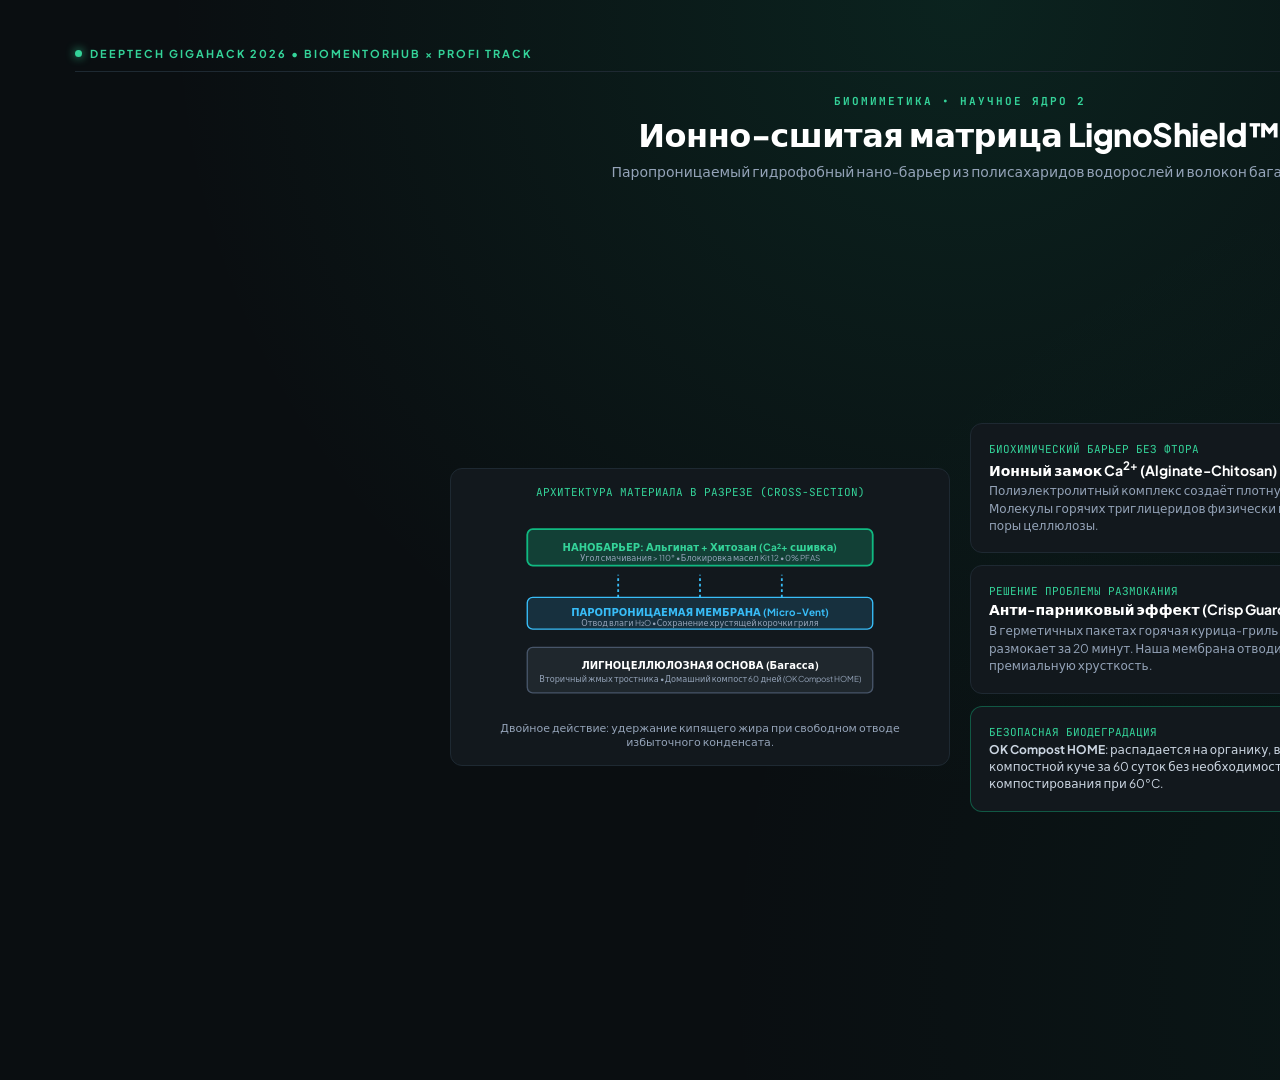
<file: slide_images/temp_slide_4.html>
<!DOCTYPE html>
<html lang="ru">

<head>
  <meta charset="UTF-8">
  <meta name="viewport" content="width=device-width, initial-scale=1.0">
  <title>PackShift • Deeptech Gigahack 2026 (Biomentorhub × Profi)</title>
  <link rel="icon" type="image/svg+xml"
    href="data:image/svg+xml,<svg xmlns=%22http://www.w3.org/2000/svg%22 viewBox=%220 0 100 100%22><text y=%22.9em%22 font-size=%2290%22>🌱</text></svg>" />
  <link rel="preconnect" href="https://fonts.googleapis.com">
  <link rel="preconnect" href="https://fonts.gstatic.com" crossorigin>
  <link
    href="https://fonts.googleapis.com/css2?family=Plus+Jakarta+Sans:wght@400;500;600;700;800&family=JetBrains+Mono:wght@500;700&display=swap"
    rel="stylesheet">
  <style>
    /* ==========================================================================
       HACKATHON DEEPTECH THEME: Графит + Неоновый Изумруд + Научный Минимализм
       ========================================================================== */
    :root {
      --bg-dark: #0a0e11;
      --bg-card: #12181d;
      --bg-card-hover: #162027;
      --border-subtle: #1e2932;
      --border-emerald: #10b981;
      --border-glow: rgba(52, 211, 153, 0.35);

      --neon-emerald: #34d399;
      --vibrant-green: #10b981;
      --dark-green: #065f46;

      --text-white: #ffffff;
      --text-muted: #94a3b8;
      --text-light: #cbd5e1;
      --accent-red: #f43f5e;
      --accent-amber: #f59e0b;
    }

    * {
      box-sizing: border-box;
      font-family: 'Plus Jakarta Sans', system-ui, -apple-system, sans-serif;
      margin: 0;
      padding: 0;
    }

    html, body {
      height: 100%;
      background-color: var(--bg-dark);
      background-image: 
        radial-gradient(circle at 50% 0%, rgba(16, 185, 129, 0.12) 0%, transparent 55%),
        radial-gradient(circle at 80% 90%, rgba(5, 150, 105, 0.08) 0%, transparent 45%);
      color: var(--text-white);
      overflow: hidden;
      display: flex;
      flex-direction: column;
      align-items: center;
      justify-content: center;
    }

    /* Главный 16:9 контейнер сцены */
    .deck-viewport {
      width: 100vw;
      height: 100vh;
      max-width: 177.78vh; /* 16:9 соотношение */
      max-height: 56.25vw;
      padding: 35px 55px 75px;
      display: flex;
      flex-direction: column;
      position: relative;
    }

    .slide {
      width: 100%;
      height: 100%;
      display: none;
      opacity: 0;
      transform: translateY(8px);
      transition: opacity 0.3s ease, transform 0.3s ease;
      flex-direction: column;
      justify-content: space-between;
      text-align: center;
    }

    .slide.active {
      display: flex;
      opacity: 1;
      transform: translateY(0);
      z-index: 10;
    }

    /* Верхний статус-бар */
    .top-status-bar {
      display: flex;
      justify-content: space-between;
      align-items: center;
      width: 100%;
      margin-bottom: 16px;
      padding-bottom: 10px;
      border-bottom: 1px solid var(--border-subtle);
    }

    .track-badge {
      font-family: 'JetBrains Mono', monospace;
      font-size: 11px;
      font-weight: 700;
      color: var(--neon-emerald);
      letter-spacing: 2px;
      text-transform: uppercase;
      display: flex;
      align-items: center;
      gap: 8px;
    }

    .track-dot {
      width: 7px;
      height: 7px;
      background: var(--neon-emerald);
      border-radius: 50%;
      box-shadow: 0 0 10px var(--neon-emerald);
    }

    .slide-index-counter {
      font-family: 'JetBrains Mono', monospace;
      font-size: 12px;
      font-weight: 700;
      color: var(--text-muted);
      letter-spacing: 1px;
    }

    /* Центрированные заголовки слайдов */
    .slide-header {
      margin-bottom: 18px;
      text-align: center;
    }

    .slide-tag {
      font-family: 'JetBrains Mono', monospace;
      font-size: 11px;
      font-weight: 700;
      color: var(--neon-emerald);
      letter-spacing: 2px;
      text-transform: uppercase;
      margin-bottom: 6px;
      display: inline-block;
    }

    .slide-title {
      font-size: 32px;
      font-weight: 800;
      letter-spacing: -0.5px;
      color: var(--text-white);
      margin-bottom: 6px;
    }

    .slide-subtitle {
      font-size: 14px;
      color: var(--text-muted);
      max-width: 880px;
      margin: 0 auto;
      line-height: 1.45;
    }

    /* Основная рабочая область слайда */
    .slide-body {
      flex: 1;
      display: flex;
      flex-direction: column;
      justify-content: center;
      align-items: center;
      width: 100%;
      gap: 16px;
    }

    /* ==========================================================================
       КОМПОНЕНТЫ СХЕМ И ДИАГРАММ
       ========================================================================== */

    /* Карточки */
    .deeptech-card {
      background: var(--bg-card);
      border: 1px solid var(--border-subtle);
      border-radius: 12px;
      padding: 18px;
      transition: all 0.25s ease;
      position: relative;
    }

    .deeptech-card:hover {
      border-color: var(--neon-emerald);
      box-shadow: 0 6px 20px rgba(16, 185, 129, 0.12);
    }

    /* Сетка 3 колонок */
    .grid-3 {
      display: grid;
      grid-template-columns: repeat(3, 1fr);
      gap: 16px;
      width: 100%;
    }

    /* Сетка 2 колонок */
    .grid-2 {
      display: grid;
      grid-template-columns: 1fr 1fr;
      gap: 20px;
      width: 100%;
    }

    /* Сетка 4 колонок */
    .grid-4 {
      display: grid;
      grid-template-columns: repeat(4, 1fr);
      gap: 14px;
      width: 100%;
    }

    /* Моноширинные цифры */
    .stat-number {
      font-family: 'JetBrains Mono', monospace;
      font-weight: 700;
      color: var(--neon-emerald);
    }

    /* График DMA (SVG) */
    .chart-container {
      width: 100%;
      max-width: 900px;
      background: var(--bg-card);
      border: 1px solid var(--border-subtle);
      border-radius: 14px;
      padding: 16px 24px;
      box-shadow: inset 0 0 30px rgba(0,0,0,0.5);
    }

    /* Пайплайн / Шаги */
    .pipeline-flow {
      display: flex;
      align-items: center;
      justify-content: center;
      gap: 12px;
      width: 100%;
    }

    .pipeline-step {
      background: var(--bg-card);
      border: 1px solid var(--border-subtle);
      border-radius: 10px;
      padding: 16px 14px;
      flex: 1;
      text-align: center;
      position: relative;
    }

    .pipeline-step.active-step {
      border-color: var(--neon-emerald);
      box-shadow: 0 0 15px rgba(16, 185, 129, 0.2);
    }

    .pipeline-arrow {
      color: var(--neon-emerald);
      font-size: 20px;
      font-weight: bold;
    }

    /* Футер сцены с навигацией и таймером */
    .bottom-control-bar {
      display: flex;
      justify-content: space-between;
      align-items: center;
      width: 100%;
      padding-top: 14px;
      border-top: 1px solid var(--border-subtle);
      margin-top: 14px;
    }

    .hotkey-hints {
      font-family: 'JetBrains Mono', monospace;
      font-size: 11px;
      color: var(--text-muted);
      display: flex;
      gap: 14px;
    }

    .kbd-btn {
      background: #1e293b;
      padding: 2px 7px;
      border-radius: 4px;
      color: var(--text-light);
      border: 1px solid #334155;
    }

    .nav-buttons-group {
      display: flex;
      gap: 8px;
    }

    .nav-btn {
      background: var(--bg-card);
      border: 1px solid var(--border-subtle);
      color: var(--text-white);
      padding: 6px 14px;
      border-radius: 6px;
      cursor: pointer;
      font-size: 13px;
      font-weight: 600;
      transition: all 0.2s;
    }

    .nav-btn:hover {
      background: var(--neon-emerald);
      color: #000;
      border-color: var(--neon-emerald);
    }

    .timer-display {
      font-family: 'JetBrains Mono', monospace;
      font-size: 13px;
      font-weight: 700;
      color: var(--neon-emerald);
      background: rgba(16, 185, 129, 0.1);
      padding: 4px 10px;
      border-radius: 6px;
      border: 1px solid rgba(16, 185, 129, 0.3);
      cursor: pointer;
    }

    /* Шпаргалка спикера (скрытый выдвижной ящик) */
    .notes-drawer {
      position: absolute;
      bottom: 70px;
      left: 50%;
      transform: translateX(-50%);
      width: 90%;
      max-width: 850px;
      background: rgba(18, 24, 29, 0.96);
      backdrop-filter: blur(12px);
      border: 1px solid var(--neon-emerald);
      border-radius: 12px;
      padding: 16px 20px;
      display: none;
      z-index: 100;
      box-shadow: 0 10px 40px rgba(0,0,0,0.8);
      text-align: left;
    }

    .notes-drawer.open {
      display: block;
    }

    .notes-header {
      display: flex;
      justify-content: space-between;
      align-items: center;
      margin-bottom: 8px;
      font-family: 'JetBrains Mono', monospace;
      font-size: 11px;
      color: var(--neon-emerald);
      text-transform: uppercase;
      font-weight: 700;
    }

    .notes-text {
      font-size: 13px;
      line-height: 1.5;
      color: var(--text-light);
    }

    /* Прогресс-бар */
    .deck-progress-bar {
      position: absolute;
      bottom: 0;
      left: 0;
      height: 3px;
      background: var(--neon-emerald);
      box-shadow: 0 0 8px var(--neon-emerald);
      transition: width 0.3s ease;
    }
  </style>

    <style>
      html, body {
        width: 1920px !important;
        height: 1080px !important;
        overflow: hidden !important;
      }
      .deck-viewport {
        width: 1920px !important;
        height: 1080px !important;
        max-width: 1920px !important;
        max-height: 1080px !important;
        padding: 45px 75px 45px !important;
      }
      .bottom-control-bar, .notes-drawer, .deck-progress-bar {
        display: none !important;
      }
      .slide {
        display: none !important;
        opacity: 0 !important;
      }
      .slide[data-slide="4"] {
        display: flex !important;
        opacity: 1 !important;
        transform: none !important;
      }
    </style>
    </head>

<body>

  <div class="deck-viewport">

    <!-- Верхний статус-бар -->
    <div class="top-status-bar">
      <div class="track-badge">
        <span class="track-dot"></span>
        <span>Deeptech Gigahack 2026 • Biomentorhub × Profi Track</span>
      </div>
      <div class="slide-index-counter" id="slideIndexLabel">04 / 08</div>
    </div>

    <!-- ======================================================================
         СЛАЙД 1: DEEPTECH VISION & THE BREAKTHROUGH
         ====================================================================== -->
    <div class="slide active" data-slide="1">
      <div class="slide-header">
        <span class="slide-tag">DEEPTECH VENTURE • МАТЕРИАЛОВЕДЕНИЕ</span>
        <h1 class="slide-title" style="font-size: 46px; margin: 10px 0 8px; letter-spacing: -1px;">
          Pack<span style="color: var(--neon-emerald);">Shift</span>
        </h1>
        <p class="slide-subtitle" style="font-size: 16px; color: var(--text-light);">
          Высококристаллическая и биомиметическая моно-материальная платформа для пищевой упаковки
        </p>
      </div>

      <div class="slide-body">
        <!-- Схема молекулярного и материаловедческого триумвирата -->
        <div style="background: rgba(18, 24, 29, 0.7); border: 1px solid var(--border-subtle); border-radius: 16px; padding: 22px 30px; width: 100%; max-width: 950px; box-shadow: 0 10px 30px rgba(0,0,0,0.4);">
          <div style="margin-bottom: 16px; font-family: 'JetBrains Mono', monospace; font-size: 11px; color: var(--neon-emerald); letter-spacing: 2px;">
            АРХИТЕКТУРА ТЕХНОЛОГИЧЕСКОГО ПРОРЫВА
          </div>

          <div class="grid-3" style="margin-top: 10px;">
            <!-- Узел 1 -->
            <div class="deeptech-card" style="text-align: center; border-color: rgba(16, 185, 129, 0.3);">
              <div style="font-size: 24px; margin-bottom: 6px;">🧬</div>
              <div style="font-size: 14px; font-weight: 700; color: #fff; margin-bottom: 4px;">Нано-кристаллизация</div>
              <div class="stat-number" style="font-size: 24px; margin-bottom: 6px;">&chi;<sub>c</sub> &gt; 38%</div>
              <p style="font-size: 11.5px; color: var(--text-muted); line-height: 1.4;">
                Модифицированный rPET. Термостойкость до <b>250°C</b> без деформации в тепловых витринах.
              </p>
            </div>

            <!-- Узел 2 -->
            <div class="deeptech-card" style="text-align: center; border-color: rgba(16, 185, 129, 0.3);">
              <div style="font-size: 24px; margin-bottom: 6px;">🌿</div>
              <div style="font-size: 14px; font-weight: 700; color: #fff; margin-bottom: 4px;">Биомиметический барьер</div>
              <div class="stat-number" style="font-size: 24px; margin-bottom: 6px;">Kit 12 • 0% PFAS</div>
              <p style="font-size: 11.5px; color: var(--text-muted); line-height: 1.4;">
                Ионно-сшитая полисахаридная матрица (альгинат + хитозан). Блокировка горячих масел.
              </p>
            </div>

            <!-- Узел 3 -->
            <div class="deeptech-card" style="text-align: center; border-color: rgba(16, 185, 129, 0.3);">
              <div style="font-size: 24px; margin-bottom: 6px;">🔄</div>
              <div style="font-size: 14px; font-weight: 700; color: #fff; margin-bottom: 4px;">Чистая циркулярность</div>
              <div class="stat-number" style="font-size: 24px; margin-bottom: 6px;">RecyClass A</div>
              <p style="font-size: 11.5px; color: var(--text-muted); line-height: 1.4;">
                100% моно-материалы: сортировка в чистый поток rPET-бутылок или домашний компост (60 дн).
              </p>
            </div>
          </div>

          <div style="margin-top: 18px; padding-top: 14px; border-top: 1px solid var(--border-subtle); display: flex; justify-content: center; gap: 30px; font-size: 12px; color: var(--text-light); font-family: 'JetBrains Mono', monospace;">
            <span>⚡ Решение под вызов Profi</span>
            <span style="color: var(--neon-emerald);">●</span>
            <span>🛡️ Полная готовность к EU PPWR 2030</span>
            <span style="color: var(--neon-emerald);">●</span>
            <span>🏭 Zero-CapEx интеграция</span>
          </div>
        </div>
      </div>

      <div class="notes-drawer" id="note-1">
        <div class="notes-header"><span>Шпаргалка спикера (0:00 – 0:35)</span><span>Нажмите 'S' чтобы скрыть</span></div>
        <div class="notes-text">
          «Добрый день, уважаемые эксперты и жюри! Команда PackShift представляет deeptech-платформу моно-материальной пищевой упаковки. Мы разрешили ключевой парадокс материаловедения: как совместить экстремальную термостойкость в 250°C с абсолютной циркулярностью переработки по классу RecyClass A и полным отказом от токсичных PFAS.»
        </div>
      </div>
    </div>

    <!-- ======================================================================
         СЛАЙД 2: THE PACKAGING TRILEMMA (ФУНДАМЕНТАЛЬНЫЙ ТУПИК)
         ====================================================================== -->
    <div class="slide" data-slide="2">
      <div class="slide-header">
        <span class="slide-tag">ФУНДАМЕНТАЛЬНЫЙ ВЫЗОВ • ТЕОРИЯ МАТЕРИАЛОВ</span>
        <h2 class="slide-title">Материаловедческая трилемма пищевой упаковки</h2>
        <p class="slide-subtitle">
          Почему современные полимеры не способны объединить температуру, переработку и себестоимость
        </p>
      </div>

      <div class="slide-body">
        <div class="grid-2" style="max-width: 1000px; align-items: center;">
          <!-- SVG Радар / Диаграмма трилеммы -->
          <div class="deeptech-card" style="padding: 16px; display: flex; flex-direction: column; align-items: center; justify-content: center;">
            <div style="font-family: 'JetBrains Mono', monospace; font-size: 11px; color: var(--text-muted); margin-bottom: 8px;">
              РАДАР КОМПРОМИССОВ МАТЕРИАЛОВ
            </div>
            <svg viewBox="0 0 360 300" style="width: 100%; max-height: 250px;">
              <!-- Треугольник осей -->
              <polygon points="180,30 330,260 30,260" fill="none" stroke="#1e293b" stroke-width="2" />
              <polygon points="180,95 270,225 90,225" fill="none" stroke="#1e293b" stroke-dasharray="4" stroke-width="1.5" />
              
              <!-- Вершины -->
              <text x="180" y="20" fill="#34d399" font-family="'JetBrains Mono', monospace" font-size="11" font-weight="bold" text-anchor="middle">ТЕРМОСТОЙКОСТЬ (&gt;200°C)</text>
              <text x="335" y="280" fill="#34d399" font-family="'JetBrains Mono', monospace" font-size="11" font-weight="bold" text-anchor="middle">ЦИРКУЛЯРНОСТЬ (Class A)</text>
              <text x="25" y="280" fill="#34d399" font-family="'JetBrains Mono', monospace" font-size="11" font-weight="bold" text-anchor="middle">ПАРИТЕТ ЦЕНЫ (1:1)</text>

              <!-- Альтернатива 1: Алюминий (Красный) -->
              <polygon points="180,45 130,240 100,240" fill="rgba(244, 63, 94, 0.15)" stroke="#f43f5e" stroke-width="1.5" />
              <!-- Альтернатива 2: PLA/PBAT (Оранжевый) -->
              <polygon points="180,210 310,250 80,245" fill="rgba(245, 158, 11, 0.15)" stroke="#f59e0b" stroke-width="1.5" />
              <!-- PackShift (Зеленый прорыв) -->
              <polygon points="180,40 315,250 45,250" fill="rgba(16, 185, 129, 0.25)" stroke="#10b981" stroke-width="3" filter="drop-shadow(0 0 8px #10b981)" />

              <circle cx="180" cy="40" r="4" fill="#34d399" />
              <circle cx="315" cy="250" r="4" fill="#34d399" />
              <circle cx="45" cy="250" r="4" fill="#34d399" />
            </svg>
            <div style="font-size: 11px; font-family: 'JetBrains Mono', monospace; color: var(--neon-emerald); margin-top: 6px;">
              ⚡ Зелёный контур: PackShift Парето-оптимум
            </div>
          </div>

          <!-- Разбор краха существующих аналогов -->
          <div style="display: flex; flex-direction: column; gap: 10px; text-align: left;">
            <div class="deeptech-card" style="border-left: 3px solid var(--accent-red); padding: 12px 14px;">
              <div style="font-weight: 700; font-size: 13px; color: #fff; margin-bottom: 2px;">
                ❌ Многослойные ламинаты (PET + Al + PE)
              </div>
              <div style="font-size: 11.5px; color: var(--text-muted); line-height: 1.4;">
                Неразделимый пирог из 3 полимеров и клея. <b>0% вторичной переработки</b>, распад клея при 85°C в тепловой витрине, штраф EPR €800/т.
              </div>
            </div>

            <div class="deeptech-card" style="border-left: 3px solid var(--accent-amber); padding: 12px 14px;">
              <div style="font-weight: 700; font-size: 13px; color: #fff; margin-bottom: 2px;">
                ⚠️ Традиционный алюминий
              </div>
              <div style="font-size: 11.5px; color: var(--text-muted); line-height: 1.4;">
                Выдерживает жар, но оставляет огромный углеродный след (<b>11.5 кг CO₂/кг</b>), непрозрачен на витрине и взрывается в бытовых СВЧ.
              </div>
            </div>

            <div class="deeptech-card" style="border-left: 3px solid var(--accent-amber); padding: 12px 14px;">
              <div style="font-weight: 700; font-size: 13px; color: #fff; margin-bottom: 2px;">
                ⚠️ Стандартные биопластики (PLA / PBAT)
              </div>
              <div style="font-size: 11.5px; color: var(--text-muted); line-height: 1.4;">
                Плавятся уже при <b>55°C–60°C</b>. Полностью неприменимы для горячих витрин гриля (85°C–120°C).
              </div>
            </div>
          </div>
        </div>
      </div>

      <div class="notes-drawer" id="note-2">
        <div class="notes-header"><span>Шпаргалка спикера (0:35 – 1:15)</span><span>Нажмите 'S' чтобы скрыть</span></div>
        <div class="notes-text">
          «Перед ритейлом Profi стоит непреодолимая трилемма. Если мы берём многослойный ламинат с клеем — он держит жир, но не перерабатывается и сжигается, создавая риски штрафов по директиве PPWR. Алюминий оставляет колоссальный след CO2. А обычные биопластики типа PLA просто плавятся уже при 55 градусах. Ни один коммерческий материал не закрывал все 3 вершины — до PackShift.»
        </div>
      </div>
    </div>

    <!-- ======================================================================
         СЛАЙД 3: CORE DEEPTECH 1 — НАНО-КРИСТАЛЛИЗАЦИЯ rPET (High-χc Platform)
         ====================================================================== -->
    <div class="slide" data-slide="3">
      <div class="slide-header">
        <span class="slide-tag">ПОЛИМЕРНАЯ ИНЖЕНЕРИЯ • НАУЧНОЕ ЯДРО 1</span>
        <h2 class="slide-title">Высококристаллический моно-rPET (CPET Ultra-Flex)</h2>
        <p class="slide-subtitle">
          Управление кинетикой кристаллизации вторичного ПЭТ (&chi;<sub>c</sub> &gt; 38%) для удержания 250°C
        </p>
      </div>

      <div class="slide-body">
        <div class="grid-2" style="max-width: 1020px; align-items: center;">
          <!-- График термомеханического анализа (DMA) -->
          <div class="chart-container" style="text-align: center;">
            <div style="display: flex; justify-content: space-between; font-family: 'JetBrains Mono', monospace; font-size: 11px; margin-bottom: 8px;">
              <span style="color: var(--neon-emerald);">DMA: Модуль упругости E' (МПа) vs Температура (°C)</span>
              <span style="color: var(--text-muted);">ASTM D4065</span>
            </div>

            <svg viewBox="0 0 450 220" style="width: 100%; max-height: 200px;">
              <!-- Сетка -->
              <line x1="40" y1="20" x2="40" y2="180" stroke="#1e293b" stroke-width="1.5" />
              <line x1="40" y1="180" x2="430" y2="180" stroke="#1e293b" stroke-width="1.5" />

              <line x1="40" y1="60" x2="430" y2="60" stroke="#1e293b" stroke-dasharray="3" />
              <line x1="40" y1="120" x2="430" y2="120" stroke="#1e293b" stroke-dasharray="3" />

              <!-- Маркеры температуры -->
              <!-- 70C Tg -->
              <line x1="120" y1="20" x2="120" y2="180" stroke="#475569" stroke-dasharray="4" />
              <text x="120" y="195" fill="#94a3b8" font-family="'JetBrains Mono', monospace" font-size="9" text-anchor="middle">70°C (Tg)</text>

              <!-- 120C Витрина Profi -->
              <line x1="210" y1="20" x2="210" y2="180" stroke="#f59e0b" stroke-dasharray="4" />
              <text x="210" y="195" fill="#f59e0b" font-family="'JetBrains Mono', monospace" font-size="9" text-anchor="middle">120°C (Витрина)</text>

              <!-- 250C Духовка -->
              <line x1="390" y1="20" x2="390" y2="180" stroke="#34d399" stroke-dasharray="4" />
              <text x="390" y="195" fill="#34d399" font-family="'JetBrains Mono', monospace" font-size="9" text-anchor="middle">250°C (Пик)</text>

              <!-- Кривая 1: Стандартный аморфный rPET (Проваливается при 70C) -->
              <path d="M 40,40 Q 110,45 125,120 T 170,175 L 430,175" fill="none" stroke="#f43f5e" stroke-width="2.5" stroke-dasharray="5" />
              
              <!-- Кривая 2: PackShift High-chi CPET (Держит плато до 250C) -->
              <path d="M 40,35 Q 120,40 210,48 T 380,65 L 415,160" fill="none" stroke="#10b981" stroke-width="3" filter="drop-shadow(0 0 6px #10b981)" />

              <!-- Подписи кривых -->
              <text x="240" y="40" fill="#34d399" font-family="'JetBrains Mono', monospace" font-size="10" font-weight="bold">PackShift High-&chi;c CPET</text>
              <text x="135" y="150" fill="#f43f5e" font-family="'JetBrains Mono', monospace" font-size="9">Стандартный rPET (коллапс)</text>
            </svg>

            <div style="font-size: 11px; color: var(--text-muted); margin-top: 4px;">
              Кристаллические сферолиты удерживают механический модуль при длительном нагреве.
            </div>
          </div>

          <!-- Инженерная спецификация -->
          <div style="display: flex; flex-direction: column; gap: 12px; text-align: left;">
            <div class="deeptech-card">
              <div style="font-family: 'JetBrains Mono', monospace; font-size: 11px; color: var(--neon-emerald); margin-bottom: 2px;">
                МЕХАНИЗМ КРИСТАЛЛИЗАЦИИ
              </div>
              <div style="font-weight: 700; font-size: 14px; color: #fff; margin-bottom: 4px;">
                Органические нано-нуклеаторы
              </div>
              <p style="font-size: 12px; color: var(--text-muted); line-height: 1.45;">
                Введение неорганических нано-центров нуклеации инициирует сверхплотную сетку кристаллитов без хрупкости. Степень кристалличности повышена с <b>18% до &gt;38%</b>.
              </p>
            </div>

            <div class="deeptech-card">
              <div style="font-family: 'JetBrains Mono', monospace; font-size: 11px; color: var(--neon-emerald); margin-bottom: 2px;">
                ДВОЙНОЕ ПРИМЕНЕНИЕ (DUAL-OVENABLE)
              </div>
              <div style="font-weight: 700; font-size: 14px; color: #fff; margin-bottom: 4px;">
                Диапазон: от -40°C до +250°C
              </div>
              <p style="font-size: 12px; color: var(--text-muted); line-height: 1.45;">
                Покупатель может перенести блюдо из морозильника прямо в духовку или СВЧ в фабричной упаковке без вскрытия и перекладывания.
              </p>
            </div>

            <div class="deeptech-card" style="border-color: rgba(16, 185, 129, 0.4);">
              <div style="font-family: 'JetBrains Mono', monospace; font-size: 11px; color: var(--neon-emerald); margin-bottom: 2px;">
                100% BOTTLE-TO-BOTTLE СОРТИРОВКА
              </div>
              <p style="font-size: 12px; color: var(--text-light); line-height: 1.45;">
                Упаковка не содержит полиэтиленовых слоев и пигментов, блокирующих NIR. Оптические сканеры сортируют её в чистый поток rPET с выходом вторичного сырья <b>99.2%</b>.
              </p>
            </div>
          </div>
        </div>
      </div>

      <div class="notes-drawer" id="note-3">
        <div class="notes-header"><span>Шпаргалка спикера (1:15 – 2:00)</span><span>Нажмите 'S' чтобы скрыть</span></div>
        <div class="notes-text">
          «Наше первое научно-инженерное ядро — это модификация вторичного ПЭТ. Обычный полиэтилентерефталат при температуре стеклования 70 градусов резко теряет модуль упругости — на графике DMA видно, как он падает в ноль. Мы ввели органические нано-нуклеаторы, повысили кристалличность выше 38%, что создало стабильное термо-плато до 250 градусов. При этом материал остаётся 100% моно-ПЭТ и уходит во вторичный рециклинг без засорения линий.»
        </div>
      </div>
    </div>

    <!-- ======================================================================
         СЛАЙД 4: CORE DEEPTECH 2 — БИОМИМЕТИЧЕСКИЙ БАРЬЕР LIGNOSHIELD™
         ====================================================================== -->
    <div class="slide" data-slide="4">
      <div class="slide-header">
        <span class="slide-tag">БИОМИМЕТИКА • НАУЧНОЕ ЯДРО 2</span>
        <h2 class="slide-title">Ионно-сшитая матрица LignoShield™</h2>
        <p class="slide-subtitle">
          Паропроницаемый гидрофобный нано-барьер из полисахаридов водорослей и волокон багассы
        </p>
      </div>

      <div class="slide-body">
        <div class="grid-2" style="max-width: 1020px; align-items: center;">
          <!-- Схема молекулярного разреза структуры -->
          <div class="deeptech-card" style="padding: 16px 20px; text-align: center;">
            <div style="font-family: 'JetBrains Mono', monospace; font-size: 11px; color: var(--neon-emerald); margin-bottom: 12px;">
              АРХИТЕКТУРА МАТЕРИАЛА В РАЗРЕЗЕ (CROSS-SECTION)
            </div>

            <svg viewBox="0 0 420 220" style="width: 100%; max-height: 200px;">
              <!-- Слой 1: Нано-барьер альгинат/хитозан -->
              <rect x="20" y="20" width="380" height="40" rx="6" fill="rgba(16, 185, 129, 0.25)" stroke="#10b981" stroke-width="2" />
              <text x="210" y="44" fill="#34d399" font-family="'JetBrains Mono', monospace" font-size="11" font-weight="bold" text-anchor="middle">
                НАНОБАРЬЕР: Альгинат + Хитозан (Ca²+ сшивка)
              </text>
              <text x="210" y="55" fill="#94a3b8" font-family="'Plus Jakarta Sans', sans-serif" font-size="9" text-anchor="middle">
                Угол смачивания &gt; 110° • Блокировка масел Kit 12 • 0% PFAS
              </text>

              <!-- Стрелки пара -->
              <path d="M 120,95 L 120,70" stroke="#38bdf8" stroke-width="2" stroke-dasharray="3" />
              <path d="M 210,95 L 210,70" stroke="#38bdf8" stroke-width="2" stroke-dasharray="3" />
              <path d="M 300,95 L 300,70" stroke="#38bdf8" stroke-width="2" stroke-dasharray="3" />

              <!-- Слой 2: Диффузионная мембрана -->
              <rect x="20" y="95" width="380" height="35" rx="6" fill="rgba(56, 189, 248, 0.15)" stroke="#38bdf8" stroke-width="1.5" />
              <text x="210" y="116" fill="#38bdf8" font-family="'JetBrains Mono', monospace" font-size="11" font-weight="bold" text-anchor="middle">
                ПАРОПРОНИЦАЕМАЯ МЕМБРАНА (Micro-Vent)
              </text>
              <text x="210" y="126" fill="#94a3b8" font-family="'Plus Jakarta Sans', sans-serif" font-size="9" text-anchor="middle">
                Отвод влаги H₂O • Сохранение хрустящей корочки гриля
              </text>

              <!-- Слой 3: Основа из багассы -->
              <rect x="20" y="150" width="380" height="50" rx="6" fill="rgba(148, 163, 184, 0.1)" stroke="#475569" stroke-width="1.5" />
              <text x="210" y="174" fill="#ffffff" font-family="'JetBrains Mono', monospace" font-size="11" font-weight="bold" text-anchor="middle">
                ЛИГНОЦЕЛЛЮЛОЗНАЯ ОСНОВА (Багасса)
              </text>
              <text x="210" y="188" fill="#94a3b8" font-family="'Plus Jakarta Sans', sans-serif" font-size="9" text-anchor="middle">
                Вторичный жмых тростника • Домашний компост 60 дней (OK Compost HOME)
              </text>
            </svg>

            <div style="font-size: 11px; color: var(--text-muted); margin-top: 6px;">
              Двойное действие: удержание кипящего жира при свободном отводе избыточного конденсата.
            </div>
          </div>

          <!-- Ключевые преимущества био-матрицы -->
          <div style="display: flex; flex-direction: column; gap: 12px; text-align: left;">
            <div class="deeptech-card">
              <div style="font-family: 'JetBrains Mono', monospace; font-size: 11px; color: var(--neon-emerald); margin-bottom: 2px;">
                БИОХИМИЧЕСКИЙ БАРЬЕР БЕЗ ФТОРА
              </div>
              <div style="font-weight: 700; font-size: 14px; color: #fff; margin-bottom: 4px;">
                Ионный замок Ca<sup>2+</sup> (Alginate-Chitosan)
              </div>
              <p style="font-size: 12px; color: var(--text-muted); line-height: 1.45;">
                Полиэлектролитный комплекс создаёт плотную гидратную сетку. Молекулы горячих триглицеридов физически не могут проникнуть в поры целлюлозы.
              </p>
            </div>

            <div class="deeptech-card">
              <div style="font-family: 'JetBrains Mono', monospace; font-size: 11px; color: var(--neon-emerald); margin-bottom: 2px;">
                РЕШЕНИЕ ПРОБЛЕМЫ РАЗМОКАНИЯ
              </div>
              <div style="font-weight: 700; font-size: 14px; color: #fff; margin-bottom: 4px;">
                Анти-парниковый эффект (Crisp Guard)
              </div>
              <p style="font-size: 12px; color: var(--text-muted); line-height: 1.45;">
                В герметичных пакетах горячая курица-гриль «парится», и корочка размокает за 20 минут. Наша мембрана отводит пар, сохраняя премиальную хрусткость.
              </p>
            </div>

            <div class="deeptech-card" style="border-color: rgba(16, 185, 129, 0.4);">
              <div style="font-family: 'JetBrains Mono', monospace; font-size: 11px; color: var(--neon-emerald); margin-bottom: 2px;">
                БЕЗОПАСНАЯ БИОДЕГРАДАЦИЯ
              </div>
              <p style="font-size: 12px; color: var(--text-light); line-height: 1.45;">
                <b>OK Compost HOME</b>: распадается на органику, воду и CO₂ в домашней компостной куче за 60 суток без необходимости промышленного компостирования при 60°C.
              </p>
            </div>
          </div>
        </div>
      </div>

      <div class="notes-drawer" id="note-4">
        <div class="notes-header"><span>Шпаргалка спикера (2:00 – 2:40)</span><span>Нажмите 'S' чтобы скрыть</span></div>
        <div class="notes-text">
          «Второе направление — биокомпозит LignoShield на основе багассы и морских водорослей. Главный бич горячей кулинарии — эффект парника: курица выделяет пар, размокает и теряет товарный вид. Мы создали ионно-сшитую мембрану альгинат-хитозан: она селективно выводит пар наружу, но держит горячий жир по высшему стандарту Kit 12 без грамма токсичных PFAS. И главное — утилизируется в обычном домашнем компосте за 60 дней.»
        </div>
      </div>
    </div>

    <!-- ======================================================================
         СЛАЙД 5: SCIENTIFIC BENCHMARKS & EXPERIMENTAL DATA
         ====================================================================== -->
    <div class="slide" data-slide="5">
      <div class="slide-header">
        <span class="slide-tag">ЭКСПЕРИМЕНТАЛЬНЫЕ ДАННЫЕ • ВАЛИДАЦИЯ</span>
        <h2 class="slide-title">Сравнительные лабораторные бенчмарки</h2>
        <p class="slide-subtitle">
          Прямое физико-химическое и жизненное (LCA) сопоставление с традиционными упаковочными материалами
        </p>
      </div>

      <div class="slide-body">
        <div class="grid-3" style="max-width: 1040px;">
          <!-- Бенчмарк 1: Термостабильность формы -->
          <div class="deeptech-card" style="text-align: center;">
            <div style="font-family: 'JetBrains Mono', monospace; font-size: 11px; color: var(--text-muted); margin-bottom: 8px;">
              ДЕФОРМАЦИЯ ПРИ 120°C (60 МИН)
            </div>
            <div style="height: 140px; display: flex; align-items: flex-end; justify-content: space-around; padding-bottom: 10px; border-bottom: 1px solid var(--border-subtle);">
              <!-- PE -->
              <div style="display: flex; flex-direction: column; align-items: center; gap: 4px;">
                <span style="font-family: 'JetBrains Mono', monospace; font-size: 10px; color: #f43f5e;">100%</span>
                <div style="width: 32px; height: 110px; background: #f43f5e; border-radius: 4px 4px 0 0;"></div>
                <span style="font-size: 10px; color: var(--text-muted);">LDPE</span>
              </div>
              <!-- PLA -->
              <div style="display: flex; flex-direction: column; align-items: center; gap: 4px;">
                <span style="font-family: 'JetBrains Mono', monospace; font-size: 10px; color: #f59e0b;">88%</span>
                <div style="width: 32px; height: 95px; background: #f59e0b; border-radius: 4px 4px 0 0;"></div>
                <span style="font-size: 10px; color: var(--text-muted);">PLA</span>
              </div>
              <!-- PackShift -->
              <div style="display: flex; flex-direction: column; align-items: center; gap: 4px;">
                <span style="font-family: 'JetBrains Mono', monospace; font-size: 11px; font-weight: bold; color: #34d399;">&lt;1.2%</span>
                <div style="width: 36px; height: 12px; background: #10b981; border-radius: 4px 4px 0 0; box-shadow: 0 0 10px #10b981;"></div>
                <span style="font-size: 10px; font-weight: bold; color: #fff;">PackShift</span>
              </div>
            </div>
            <p style="font-size: 11px; color: var(--text-light); margin-top: 10px; line-height: 1.35;">
              Полное сохранение геометрии лотка в тепловой витрине Profi свыше 6 часов.
            </p>
          </div>

          <!-- Бенчмарк 2: Углеродный след (LCA) -->
          <div class="deeptech-card" style="text-align: center;">
            <div style="font-family: 'JetBrains Mono', monospace; font-size: 11px; color: var(--text-muted); margin-bottom: 8px;">
              УГЛЕРОДНЫЙ СЛЕД (кг CO₂e / кг)
            </div>
            <div style="height: 140px; display: flex; align-items: flex-end; justify-content: space-around; padding-bottom: 10px; border-bottom: 1px solid var(--border-subtle);">
              <!-- Алюминий -->
              <div style="display: flex; flex-direction: column; align-items: center; gap: 4px;">
                <span style="font-family: 'JetBrains Mono', monospace; font-size: 10px; color: #f43f5e;">11.5</span>
                <div style="width: 32px; height: 120px; background: #f43f5e; border-radius: 4px 4px 0 0;"></div>
                <span style="font-size: 10px; color: var(--text-muted);">Алюм.</span>
              </div>
              <!-- Ламинат -->
              <div style="display: flex; flex-direction: column; align-items: center; gap: 4px;">
                <span style="font-family: 'JetBrains Mono', monospace; font-size: 10px; color: #f59e0b;">3.8</span>
                <div style="width: 32px; height: 42px; background: #f59e0b; border-radius: 4px 4px 0 0;"></div>
                <span style="font-size: 10px; color: var(--text-muted);">Ламинат</span>
              </div>
              <!-- PackShift -->
              <div style="display: flex; flex-direction: column; align-items: center; gap: 4px;">
                <span style="font-family: 'JetBrains Mono', monospace; font-size: 11px; font-weight: bold; color: #34d399;">0.82</span>
                <div style="width: 36px; height: 15px; background: #10b981; border-radius: 4px 4px 0 0; box-shadow: 0 0 10px #10b981;"></div>
                <span style="font-size: 10px; font-weight: bold; color: #fff;">PackShift</span>
              </div>
            </div>
            <p style="font-size: 11px; color: var(--text-light); margin-top: 10px; line-height: 1.35;">
              Сокращение углеродного следа Scope 3 для сети Profi на <b>78% – 90%</b>.
            </p>
          </div>

          <!-- Бенчмарк 3: Барьер жиростойкости без PFAS -->
          <div class="deeptech-card" style="text-align: center;">
            <div style="font-family: 'JetBrains Mono', monospace; font-size: 11px; color: var(--text-muted); margin-bottom: 8px;">
              ЖИРОСТОЙКОСТЬ (TAPPI KIT TEST)
            </div>
            <div style="height: 140px; display: flex; flex-direction: column; align-items: center; justify-content: center; gap: 8px; border-bottom: 1px solid var(--border-subtle); padding-bottom: 10px;">
              <div class="stat-number" style="font-size: 40px; color: var(--neon-emerald); line-height: 1;">
                12 / 12
              </div>
              <div style="font-family: 'JetBrains Mono', monospace; font-size: 11px; color: #fff; background: rgba(16, 185, 129, 0.2); padding: 3px 8px; border-radius: 4px;">
                МАКСИМАЛЬНЫЙ БАРЬЕР
              </div>
              <div style="font-size: 10px; color: var(--neon-emerald);">
                0% фторорганических соединений (Zero PFAS)
              </div>
            </div>
            <p style="font-size: 11px; color: var(--text-light); margin-top: 10px; line-height: 1.35;">
              Тест горячим растительным и животным маслом (120°C): 0 протечек за 8 часов.
            </p>
          </div>
        </div>
      </div>

      <div class="notes-drawer" id="note-5">
        <div class="notes-header"><span>Шпаргалка спикера (2:40 – 3:20)</span><span>Нажмите 'S' чтобы скрыть</span></div>
        <div class="notes-text">
          «Посмотрим на строгие экспериментальные данные. При 120 градусах традиционный полиэтилен полностью плавится, биопластик PLA теряет форму за 15 минут. PackShift показывает усадку менее 1.2% за 6 часов. По жизненному циклу углеродный след нашего rPET составляет всего 0.8 кг CO2 на килограмм по сравнению с 11.5 кг у алюминия. И по тесту жиростойкости TAPPI T559 мы получили максимальные 12 из 12 баллов без применения вечных химикатов PFAS.»
        </div>
      </div>
    </div>

    <!-- ======================================================================
         СЛАЙД 6: INDUSTRIAL INTEGRATION: ZERO-CAPEX DROP-IN
         ====================================================================== -->
    <div class="slide" data-slide="6">
      <div class="slide-header">
        <span class="slide-tag">ПРОМЫШЛЕННАЯ СОВМЕСТИМОСТЬ • DROP-IN РЕШЕНИЕ</span>
        <h2 class="slide-title">Интеграция в существующие упаковочные линии</h2>
        <p class="slide-subtitle">
          Масштабирование без закупки нового оборудования и модернизации фасовочных цехов
        </p>
      </div>

      <div class="slide-body">
        <div style="max-width: 1020px; width: 100%;">
          <!-- Линейный процесс Roll-to-Roll -->
          <div class="pipeline-flow" style="margin-bottom: 20px;">
            <div class="pipeline-step">
              <div style="font-family: 'JetBrains Mono', monospace; font-size: 10px; color: var(--neon-emerald); margin-bottom: 4px;">ШАГ 01</div>
              <div style="font-weight: 700; font-size: 13px; color: #fff;">Сырьевой поток</div>
              <div style="font-size: 11px; color: var(--text-muted); margin-top: 4px;">Пищевые rPET-хлопья и жмых багассы</div>
            </div>

            <div class="pipeline-arrow">➔</div>

            <div class="pipeline-step active-step">
              <div style="font-family: 'JetBrains Mono', monospace; font-size: 10px; color: var(--neon-emerald); margin-bottom: 4px;">ШАГ 02</div>
              <div style="font-weight: 700; font-size: 13px; color: #fff;">Компаундинг</div>
              <div style="font-size: 11px; color: var(--neon-emerald); margin-top: 4px;">Нано-нуклеация и формование рулонов</div>
            </div>

            <div class="pipeline-arrow">➔</div>

            <div class="pipeline-step">
              <div style="font-family: 'JetBrains Mono', monospace; font-size: 10px; color: var(--neon-emerald); margin-bottom: 4px;">ШАГ 03</div>
              <div style="font-weight: 700; font-size: 13px; color: #fff;">Стандартный термоформинг</div>
              <div style="font-size: 11px; color: var(--text-muted); margin-top: 4px;">Линии Multivac, Ulma, Ilpra, Variovac</div>
            </div>

            <div class="pipeline-arrow">➔</div>

            <div class="pipeline-step">
              <div style="font-family: 'JetBrains Mono', monospace; font-size: 10px; color: var(--neon-emerald); margin-bottom: 4px;">ШАГ 04</div>
              <div style="font-weight: 700; font-size: 13px; color: #fff;">Полки и витрины Profi</div>
              <div style="font-size: 11px; color: var(--text-muted); margin-top: 4px;">Работа в стандартных тепловых витринах</div>
            </div>
          </div>

          <!-- 3 ключевых фактора внедрения -->
          <div class="grid-3">
            <div class="deeptech-card" style="text-align: left;">
              <div style="font-family: 'JetBrains Mono', monospace; font-size: 11px; color: var(--neon-emerald); margin-bottom: 2px;">
                ZERO CAPEX ДЛЯ РИТЕЙЛА
              </div>
              <div style="font-weight: 700; font-size: 13px; color: #fff; margin-bottom: 4px;">
                Нулевые капитальные затраты
              </div>
              <p style="font-size: 11.5px; color: var(--text-muted); line-height: 1.4;">
                Ни ритейлеру Profi, ни его поставщикам готовой кулинарии не требуется менять парк фасовочных машин. Поставляется в стандартном рулонном формате.
              </p>
            </div>

            <div class="deeptech-card" style="text-align: left;">
              <div style="font-family: 'JetBrains Mono', monospace; font-size: 11px; color: var(--neon-emerald); margin-bottom: 2px;">
                ТЕРМОСВАРКА И СКОРОСТЬ
              </div>
              <div style="font-weight: 700; font-size: 13px; color: #fff; margin-bottom: 4px;">
                Штатное окно сварки: 145–160°C
              </div>
              <p style="font-size: 11.5px; color: var(--text-muted); line-height: 1.4;">
                Время запайки цикла составляет 1.1–1.3 сек, что на 100% соответствует текущим скоростям промышленных линий упаковки кулинарии.
              </p>
            </div>

            <div class="deeptech-card" style="text-align: left; border-color: rgba(16, 185, 129, 0.4);">
              <div style="font-family: 'JetBrains Mono', monospace; font-size: 11px; color: var(--neon-emerald); margin-bottom: 2px;">
                РЕГУЛЯТОРНАЯ СЕРТИФИКАЦИЯ
              </div>
              <div style="font-weight: 700; font-size: 13px; color: #fff; margin-bottom: 4px;">
                EFSA &amp; FDA Food Contact
              </div>
              <p style="font-size: 11.5px; color: var(--text-light); line-height: 1.4;">
                Полное соответствие директивам ЕС (EC No 1935/2004, EU 10/2011) по предельной миграции мономеров при контакте с горячей пищей.
              </p>
            </div>
          </div>
        </div>
      </div>

      <div class="notes-drawer" id="note-6">
        <div class="notes-header"><span>Шпаргалка спикера (3:20 – 3:55)</span><span>Нажмите 'S' чтобы скрыть</span></div>
        <div class="notes-text">
          «Технология ценна только тогда, когда её можно быстро развернуть. Наше решение является чистым Drop-In. Мы поставляем компаунд и рулонную плёнку, которая заряжается в стандартные термоформеры Multivac или Ilpra без перенастройки матриц. Время термосварки — 1.2 секунды при стандартной температуре. Ритейлер Profi не тратит ни одного евро на закупку новых станков.»
        </div>
      </div>
    </div>

    <!-- ======================================================================
         СЛАЙД 7: SCALED UNIT ECONOMICS & PPWR REGULATORY SHIELD
         ====================================================================== -->
    <div class="slide" data-slide="7">
      <div class="slide-header">
        <span class="slide-tag">ЭКОНОМИКА МАСШТАБА • РЕГУЛЯТОРНАЯ БЕЗОПАСНОСТЬ</span>
        <h2 class="slide-title">Unit-экономика и защита ритейлера от рисков</h2>
        <p class="slide-subtitle">
          Финансовая модель окупаемости, страховка от штрафов EU PPWR и снижение списаний
        </p>
      </div>

      <div class="slide-body">
        <div style="max-width: 1020px; width: 100%;">
          <!-- 4 узла экономики и соответствия -->
          <div class="grid-4" style="margin-bottom: 16px;">
            <div class="deeptech-card" style="text-align: center;">
              <div class="stat-number" style="font-size: 28px; margin-bottom: 2px;">1 : 1</div>
              <div style="font-size: 12px; font-weight: 700; color: #fff; margin-bottom: 4px;">Паритет себестоимости</div>
              <div style="font-size: 11px; color: var(--text-muted); line-height: 1.35;">
                Выход на паритет с ископаемым пластиком при масштабе благодаря дешёвому rPET сырью.
              </div>
            </div>

            <div class="deeptech-card" style="text-align: center;">
              <div class="stat-number" style="font-size: 28px; margin-bottom: 2px;">€800 / т</div>
              <div style="font-size: 12px; font-weight: 700; color: #fff; margin-bottom: 4px;">Защита от налога EPR</div>
              <div style="font-size: 11px; color: var(--text-muted); line-height: 1.35;">
                Полное освобождение от штрафов за неперерабатываемую упаковку (EU Plastic Levy).
              </div>
            </div>

            <div class="deeptech-card" style="text-align: center;">
              <div class="stat-number" style="font-size: 28px; margin-bottom: 2px;">-30%</div>
              <div style="font-size: 12px; font-weight: 700; color: #fff; margin-bottom: 4px;">Снижение списаний</div>
              <div style="font-size: 11px; color: var(--text-muted); line-height: 1.35;">
                Сохранение сочности и корочки продлевает товарный вид блюд в витрине на 3+ часа.
              </div>
            </div>

            <div class="deeptech-card" style="text-align: center; border-color: rgba(16, 185, 129, 0.4);">
              <div class="stat-number" style="font-size: 28px; margin-bottom: 2px;">Class A</div>
              <div style="font-size: 12px; font-weight: 700; color: #fff; margin-bottom: 4px;">RecyClass &amp; PPWR</div>
              <div style="font-size: 11px; color: var(--text-muted); line-height: 1.35;">
                Опережение регуляторных требований Европейского Союза на 4 года (PPWR 2030).
              </div>
            </div>
          </div>

          <!-- Баннер совокупного эффекта для сети из 100 супермаркетов -->
          <div style="background: rgba(18, 24, 29, 0.85); border: 1px solid var(--border-emerald); border-radius: 12px; padding: 16px 24px; display: flex; justify-content: space-between; align-items: center;">
            <div style="text-align: left;">
              <div style="font-family: 'JetBrains Mono', monospace; font-size: 11px; color: var(--neon-emerald); letter-spacing: 1px;">
                СОВОКУПНЫЙ ЭФФЕКТ ДЛЯ СЕТИ ИЗ 100 МАГАЗИНОВ PROFI:
              </div>
              <div style="font-size: 14px; font-weight: 700; color: #fff; margin-top: 2px;">
                Экономия свыше €1.98 млн в год на эко-сборах и сохранённой продукции
              </div>
            </div>
            <div style="display: flex; gap: 24px; font-family: 'JetBrains Mono', monospace; text-align: right;">
              <div>
                <div style="font-size: 18px; font-weight: 700; color: var(--neon-emerald);">-1 840 т</div>
                <div style="font-size: 10px; color: var(--text-muted);">первичного пластика</div>
              </div>
              <div>
                <div style="font-size: 18px; font-weight: 700; color: var(--neon-emerald);">-4 250 т</div>
                <div style="font-size: 10px; color: var(--text-muted);">выбросов CO₂e</div>
              </div>
            </div>
          </div>
        </div>
      </div>

      <div class="notes-drawer" id="note-7">
        <div class="notes-header"><span>Шпаргалка спикера (3:55 – 4:30)</span><span>Нажмите 'S' чтобы скрыть</span></div>
        <div class="notes-text">
          «В экономике проекта заложен строгий реализм. На этапе масштабирования себестоимость выходит 1 к 1 с традиционной упаковкой. Но сеть сразу начинает экономить: европейский налог на неперерабатываемый пластик до 800 евро за тонну обнуляется благодаря сертификату RecyClass Grade A. Плюс отвод пара сохраняет товарный вид курицы-гриль, снижая вечерние списания кулинарии на 30%. Для 100 магазинов это почти 2 миллиона евро годового эффекта.»
        </div>
      </div>
    </div>

    <!-- ======================================================================
         СЛАЙД 8: TECHNOLOGY READINESS (TRL 4 -> 6) & THE ASK
         ====================================================================== -->
    <div class="slide" data-slide="8">
      <div class="slide-header">
        <span class="slide-tag">ДОРОЖНАЯ КАРТА • ПАРТНЁРСТВО С PROFI</span>
        <h2 class="slide-title">Статус готовности и предложение о сотрудничестве</h2>
        <p class="slide-subtitle">
          От лабораторного подтверждения TRL 4 к запуску пилота в тепловых витринах сети
        </p>
      </div>

      <div class="slide-body">
        <div style="max-width: 1020px; width: 100%;">
          <!-- TRL Дорожная карта -->
          <div class="pipeline-flow" style="margin-bottom: 18px;">
            <div class="pipeline-step active-step" style="border-color: var(--neon-emerald);">
              <div style="font-family: 'JetBrains Mono', monospace; font-size: 10px; color: var(--neon-emerald); font-weight: 700;">ТЕКУЩИЙ СТАТУС</div>
              <div style="font-weight: 700; font-size: 14px; color: #fff;">TRL 4 (Лаборатория)</div>
              <div style="font-size: 11px; color: var(--text-light); margin-top: 4px;">
                Синтез компаунда подтверждён.<br><b style="color: var(--neon-emerald);">200 образцов готовы</b> к тестам
              </div>
            </div>

            <div class="pipeline-arrow">➔</div>

            <div class="pipeline-step">
              <div style="font-family: 'JetBrains Mono', monospace; font-size: 10px; color: var(--neon-emerald); font-weight: 700;">НЕДЕЛИ 1–2</div>
              <div style="font-weight: 700; font-size: 14px; color: #fff;">TRL 5 (Тест витрин)</div>
              <div style="font-size: 11px; color: var(--text-muted); margin-top: 4px;">
                Испытания в витринах Profi при 85°C–120°C с замером миграции
              </div>
            </div>

            <div class="pipeline-arrow">➔</div>

            <div class="pipeline-step">
              <div style="font-family: 'JetBrains Mono', monospace; font-size: 10px; color: var(--neon-emerald); font-weight: 700;">НЕДЕЛИ 3–5</div>
              <div style="font-weight: 700; font-size: 14px; color: #fff;">TRL 6 (Пилот)</div>
              <div style="font-size: 11px; color: var(--text-muted); margin-top: 4px;">
                Пилотная выкладка в 5 флагманских супермаркетах Profi
              </div>
            </div>

            <div class="pipeline-arrow">➔</div>

            <div class="pipeline-step">
              <div style="font-family: 'JetBrains Mono', monospace; font-size: 10px; color: var(--neon-emerald); font-weight: 700;">НЕДЕЛЯ 6+</div>
              <div style="font-weight: 700; font-size: 14px; color: #fff;">TRL 7 (Масштаб)</div>
              <div style="font-size: 11px; color: var(--text-muted); margin-top: 4px;">
                Подписание контракта на тиражирование по всей сети
              </div>
            </div>
          </div>

          <!-- THE ASK (Центральный призыв к жюри и Profi) -->
          <div style="background: linear-gradient(135deg, rgba(16, 185, 129, 0.15) 0%, rgba(18, 24, 29, 0.95) 100%); border: 2px solid var(--neon-emerald); border-radius: 14px; padding: 22px 30px; text-align: center; box-shadow: 0 0 35px rgba(16, 185, 129, 0.2);">
            <div style="font-family: 'JetBrains Mono', monospace; font-size: 12px; color: var(--neon-emerald); font-weight: 700; letter-spacing: 2px; margin-bottom: 6px;">
              НАШ ЗАПРОС К ЖЮРИ И СЕТИ PROFI (THE ASK)
            </div>
            <h3 style="font-size: 20px; font-weight: 800; color: #fff; margin-bottom: 8px;">
              Проведение 2-недельного натурного тестирования готовой партии из 200 образцов в реальных тепловых витринах Profi
            </h3>
            <p style="font-size: 13px; color: var(--text-light); max-width: 780px; margin: 0 auto; line-height: 1.5;">
              Мы предоставляем готовую упаковку и научную команду. Сеть Profi предоставляет доступ к тепловым витринам для валидации органолептики и термостойкости. Давайте создадим первую в Европе 100% циркулярную витрину горячей кулинарии вместе!
            </p>
          </div>
        </div>
      </div>

      <div class="notes-drawer" id="note-8">
        <div class="notes-header"><span>Шпаргалка спикера (4:30 – 5:00)</span><span>Нажмите 'S' чтобы скрыть</span></div>
        <div class="notes-text">
          «Мы пришли на хакатон не просто с идеей, а с валидированной технологией TRL 4. У нас уже отлита партия из 200 предсерийных образцов. Наш запрос к сети Profi — это не абстрактные гранты, а партнёрство: доступ к тепловым витринам на 2 недели для финального подтверждения. Мы готовы сделать Profi лидером устойчивого ритейла Европы. Спасибо за внимание, готовы к вашим вопросам!»
        </div>
      </div>
    </div>

    <!-- Нижняя панель управления и таймер -->
    <div class="bottom-control-bar">
      <div class="hotkey-hints">
        <span><span class="kbd-btn">←</span> <span class="kbd-btn">→</span> Слайды</span>
        <span><span class="kbd-btn">S</span> Шпаргалка</span>
        <span><span class="kbd-btn">F</span> Полный экран</span>
      </div>

      <div class="nav-buttons-group">
        <button class="nav-btn" onclick="prevSlide()">◀ Назад</button>
        <button class="nav-btn" onclick="toggleNotes()">Шпаргалка (S)</button>
        <button class="nav-btn" onclick="nextSlide()">Вперёд ▶</button>
      </div>

      <div class="timer-display" id="deckTimer" onclick="toggleTimer()" title="Кликните для паузы/сброса">
        ⏱️ 05:00
      </div>
    </div>

    <!-- Полоса прогресса в самом низу -->
    <div class="deck-progress-bar" id="deckProgressBar" style="width: 12.5%;"></div>

  </div>

  
</body>
</html>
</file>
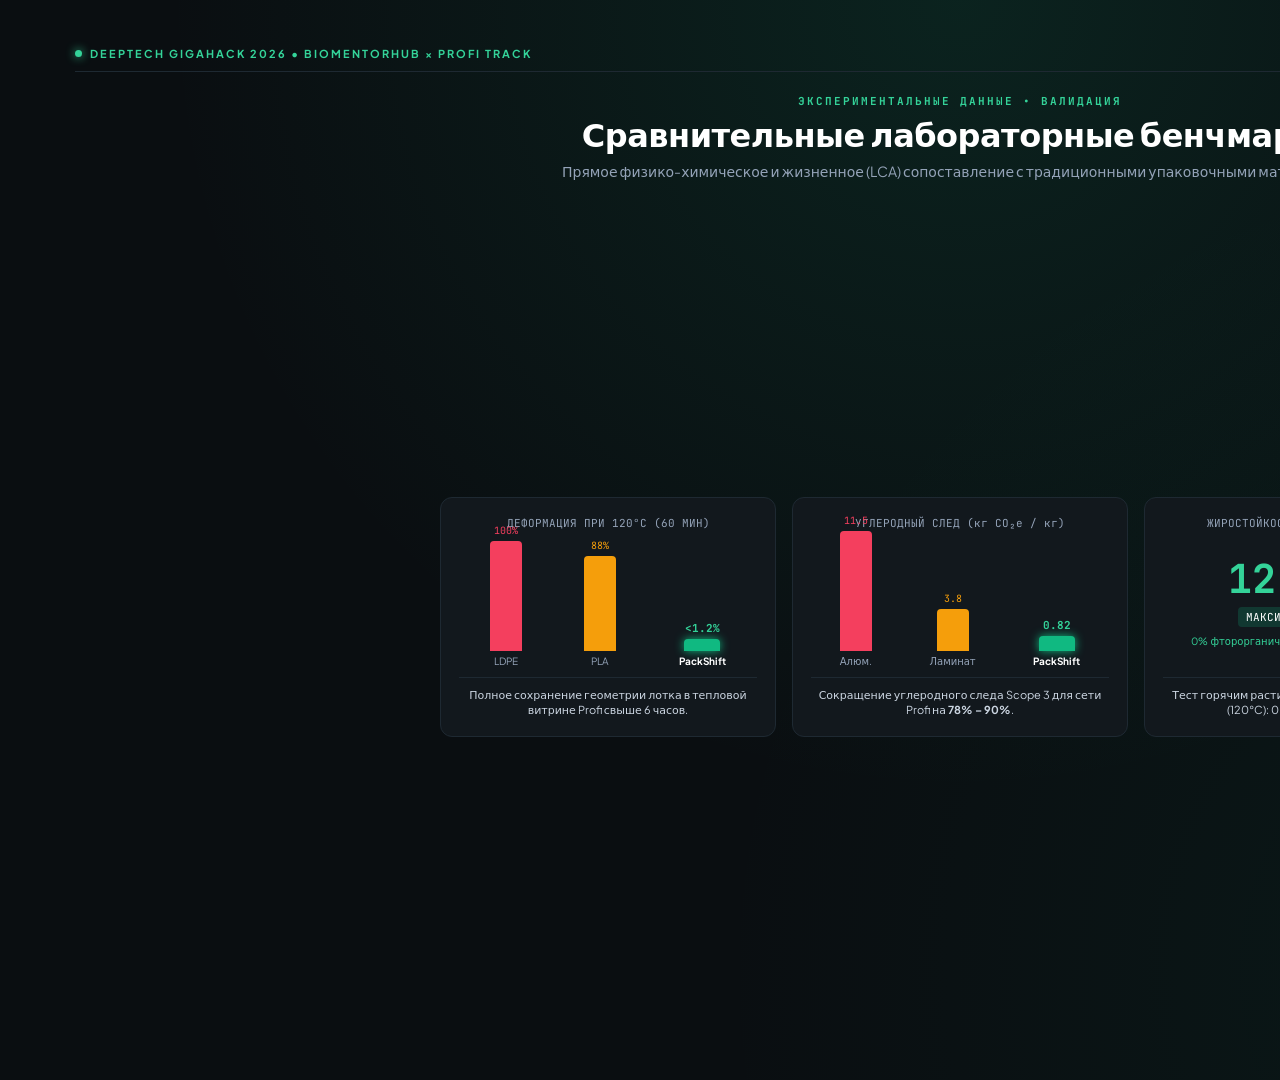
<file: slide_images/temp_slide_5.html>
<!DOCTYPE html>
<html lang="ru">

<head>
  <meta charset="UTF-8">
  <meta name="viewport" content="width=device-width, initial-scale=1.0">
  <title>PackShift • Deeptech Gigahack 2026 (Biomentorhub × Profi)</title>
  <link rel="icon" type="image/svg+xml"
    href="data:image/svg+xml,<svg xmlns=%22http://www.w3.org/2000/svg%22 viewBox=%220 0 100 100%22><text y=%22.9em%22 font-size=%2290%22>🌱</text></svg>" />
  <link rel="preconnect" href="https://fonts.googleapis.com">
  <link rel="preconnect" href="https://fonts.gstatic.com" crossorigin>
  <link
    href="https://fonts.googleapis.com/css2?family=Plus+Jakarta+Sans:wght@400;500;600;700;800&family=JetBrains+Mono:wght@500;700&display=swap"
    rel="stylesheet">
  <style>
    /* ==========================================================================
       HACKATHON DEEPTECH THEME: Графит + Неоновый Изумруд + Научный Минимализм
       ========================================================================== */
    :root {
      --bg-dark: #0a0e11;
      --bg-card: #12181d;
      --bg-card-hover: #162027;
      --border-subtle: #1e2932;
      --border-emerald: #10b981;
      --border-glow: rgba(52, 211, 153, 0.35);

      --neon-emerald: #34d399;
      --vibrant-green: #10b981;
      --dark-green: #065f46;

      --text-white: #ffffff;
      --text-muted: #94a3b8;
      --text-light: #cbd5e1;
      --accent-red: #f43f5e;
      --accent-amber: #f59e0b;
    }

    * {
      box-sizing: border-box;
      font-family: 'Plus Jakarta Sans', system-ui, -apple-system, sans-serif;
      margin: 0;
      padding: 0;
    }

    html, body {
      height: 100%;
      background-color: var(--bg-dark);
      background-image: 
        radial-gradient(circle at 50% 0%, rgba(16, 185, 129, 0.12) 0%, transparent 55%),
        radial-gradient(circle at 80% 90%, rgba(5, 150, 105, 0.08) 0%, transparent 45%);
      color: var(--text-white);
      overflow: hidden;
      display: flex;
      flex-direction: column;
      align-items: center;
      justify-content: center;
    }

    /* Главный 16:9 контейнер сцены */
    .deck-viewport {
      width: 100vw;
      height: 100vh;
      max-width: 177.78vh; /* 16:9 соотношение */
      max-height: 56.25vw;
      padding: 35px 55px 75px;
      display: flex;
      flex-direction: column;
      position: relative;
    }

    .slide {
      width: 100%;
      height: 100%;
      display: none;
      opacity: 0;
      transform: translateY(8px);
      transition: opacity 0.3s ease, transform 0.3s ease;
      flex-direction: column;
      justify-content: space-between;
      text-align: center;
    }

    .slide.active {
      display: flex;
      opacity: 1;
      transform: translateY(0);
      z-index: 10;
    }

    /* Верхний статус-бар */
    .top-status-bar {
      display: flex;
      justify-content: space-between;
      align-items: center;
      width: 100%;
      margin-bottom: 16px;
      padding-bottom: 10px;
      border-bottom: 1px solid var(--border-subtle);
    }

    .track-badge {
      font-family: 'JetBrains Mono', monospace;
      font-size: 11px;
      font-weight: 700;
      color: var(--neon-emerald);
      letter-spacing: 2px;
      text-transform: uppercase;
      display: flex;
      align-items: center;
      gap: 8px;
    }

    .track-dot {
      width: 7px;
      height: 7px;
      background: var(--neon-emerald);
      border-radius: 50%;
      box-shadow: 0 0 10px var(--neon-emerald);
    }

    .slide-index-counter {
      font-family: 'JetBrains Mono', monospace;
      font-size: 12px;
      font-weight: 700;
      color: var(--text-muted);
      letter-spacing: 1px;
    }

    /* Центрированные заголовки слайдов */
    .slide-header {
      margin-bottom: 18px;
      text-align: center;
    }

    .slide-tag {
      font-family: 'JetBrains Mono', monospace;
      font-size: 11px;
      font-weight: 700;
      color: var(--neon-emerald);
      letter-spacing: 2px;
      text-transform: uppercase;
      margin-bottom: 6px;
      display: inline-block;
    }

    .slide-title {
      font-size: 32px;
      font-weight: 800;
      letter-spacing: -0.5px;
      color: var(--text-white);
      margin-bottom: 6px;
    }

    .slide-subtitle {
      font-size: 14px;
      color: var(--text-muted);
      max-width: 880px;
      margin: 0 auto;
      line-height: 1.45;
    }

    /* Основная рабочая область слайда */
    .slide-body {
      flex: 1;
      display: flex;
      flex-direction: column;
      justify-content: center;
      align-items: center;
      width: 100%;
      gap: 16px;
    }

    /* ==========================================================================
       КОМПОНЕНТЫ СХЕМ И ДИАГРАММ
       ========================================================================== */

    /* Карточки */
    .deeptech-card {
      background: var(--bg-card);
      border: 1px solid var(--border-subtle);
      border-radius: 12px;
      padding: 18px;
      transition: all 0.25s ease;
      position: relative;
    }

    .deeptech-card:hover {
      border-color: var(--neon-emerald);
      box-shadow: 0 6px 20px rgba(16, 185, 129, 0.12);
    }

    /* Сетка 3 колонок */
    .grid-3 {
      display: grid;
      grid-template-columns: repeat(3, 1fr);
      gap: 16px;
      width: 100%;
    }

    /* Сетка 2 колонок */
    .grid-2 {
      display: grid;
      grid-template-columns: 1fr 1fr;
      gap: 20px;
      width: 100%;
    }

    /* Сетка 4 колонок */
    .grid-4 {
      display: grid;
      grid-template-columns: repeat(4, 1fr);
      gap: 14px;
      width: 100%;
    }

    /* Моноширинные цифры */
    .stat-number {
      font-family: 'JetBrains Mono', monospace;
      font-weight: 700;
      color: var(--neon-emerald);
    }

    /* График DMA (SVG) */
    .chart-container {
      width: 100%;
      max-width: 900px;
      background: var(--bg-card);
      border: 1px solid var(--border-subtle);
      border-radius: 14px;
      padding: 16px 24px;
      box-shadow: inset 0 0 30px rgba(0,0,0,0.5);
    }

    /* Пайплайн / Шаги */
    .pipeline-flow {
      display: flex;
      align-items: center;
      justify-content: center;
      gap: 12px;
      width: 100%;
    }

    .pipeline-step {
      background: var(--bg-card);
      border: 1px solid var(--border-subtle);
      border-radius: 10px;
      padding: 16px 14px;
      flex: 1;
      text-align: center;
      position: relative;
    }

    .pipeline-step.active-step {
      border-color: var(--neon-emerald);
      box-shadow: 0 0 15px rgba(16, 185, 129, 0.2);
    }

    .pipeline-arrow {
      color: var(--neon-emerald);
      font-size: 20px;
      font-weight: bold;
    }

    /* Футер сцены с навигацией и таймером */
    .bottom-control-bar {
      display: flex;
      justify-content: space-between;
      align-items: center;
      width: 100%;
      padding-top: 14px;
      border-top: 1px solid var(--border-subtle);
      margin-top: 14px;
    }

    .hotkey-hints {
      font-family: 'JetBrains Mono', monospace;
      font-size: 11px;
      color: var(--text-muted);
      display: flex;
      gap: 14px;
    }

    .kbd-btn {
      background: #1e293b;
      padding: 2px 7px;
      border-radius: 4px;
      color: var(--text-light);
      border: 1px solid #334155;
    }

    .nav-buttons-group {
      display: flex;
      gap: 8px;
    }

    .nav-btn {
      background: var(--bg-card);
      border: 1px solid var(--border-subtle);
      color: var(--text-white);
      padding: 6px 14px;
      border-radius: 6px;
      cursor: pointer;
      font-size: 13px;
      font-weight: 600;
      transition: all 0.2s;
    }

    .nav-btn:hover {
      background: var(--neon-emerald);
      color: #000;
      border-color: var(--neon-emerald);
    }

    .timer-display {
      font-family: 'JetBrains Mono', monospace;
      font-size: 13px;
      font-weight: 700;
      color: var(--neon-emerald);
      background: rgba(16, 185, 129, 0.1);
      padding: 4px 10px;
      border-radius: 6px;
      border: 1px solid rgba(16, 185, 129, 0.3);
      cursor: pointer;
    }

    /* Шпаргалка спикера (скрытый выдвижной ящик) */
    .notes-drawer {
      position: absolute;
      bottom: 70px;
      left: 50%;
      transform: translateX(-50%);
      width: 90%;
      max-width: 850px;
      background: rgba(18, 24, 29, 0.96);
      backdrop-filter: blur(12px);
      border: 1px solid var(--neon-emerald);
      border-radius: 12px;
      padding: 16px 20px;
      display: none;
      z-index: 100;
      box-shadow: 0 10px 40px rgba(0,0,0,0.8);
      text-align: left;
    }

    .notes-drawer.open {
      display: block;
    }

    .notes-header {
      display: flex;
      justify-content: space-between;
      align-items: center;
      margin-bottom: 8px;
      font-family: 'JetBrains Mono', monospace;
      font-size: 11px;
      color: var(--neon-emerald);
      text-transform: uppercase;
      font-weight: 700;
    }

    .notes-text {
      font-size: 13px;
      line-height: 1.5;
      color: var(--text-light);
    }

    /* Прогресс-бар */
    .deck-progress-bar {
      position: absolute;
      bottom: 0;
      left: 0;
      height: 3px;
      background: var(--neon-emerald);
      box-shadow: 0 0 8px var(--neon-emerald);
      transition: width 0.3s ease;
    }
  </style>

    <style>
      html, body {
        width: 1920px !important;
        height: 1080px !important;
        overflow: hidden !important;
      }
      .deck-viewport {
        width: 1920px !important;
        height: 1080px !important;
        max-width: 1920px !important;
        max-height: 1080px !important;
        padding: 45px 75px 45px !important;
      }
      .bottom-control-bar, .notes-drawer, .deck-progress-bar {
        display: none !important;
      }
      .slide {
        display: none !important;
        opacity: 0 !important;
      }
      .slide[data-slide="5"] {
        display: flex !important;
        opacity: 1 !important;
        transform: none !important;
      }
    </style>
    </head>

<body>

  <div class="deck-viewport">

    <!-- Верхний статус-бар -->
    <div class="top-status-bar">
      <div class="track-badge">
        <span class="track-dot"></span>
        <span>Deeptech Gigahack 2026 • Biomentorhub × Profi Track</span>
      </div>
      <div class="slide-index-counter" id="slideIndexLabel">05 / 08</div>
    </div>

    <!-- ======================================================================
         СЛАЙД 1: DEEPTECH VISION & THE BREAKTHROUGH
         ====================================================================== -->
    <div class="slide active" data-slide="1">
      <div class="slide-header">
        <span class="slide-tag">DEEPTECH VENTURE • МАТЕРИАЛОВЕДЕНИЕ</span>
        <h1 class="slide-title" style="font-size: 46px; margin: 10px 0 8px; letter-spacing: -1px;">
          Pack<span style="color: var(--neon-emerald);">Shift</span>
        </h1>
        <p class="slide-subtitle" style="font-size: 16px; color: var(--text-light);">
          Высококристаллическая и биомиметическая моно-материальная платформа для пищевой упаковки
        </p>
      </div>

      <div class="slide-body">
        <!-- Схема молекулярного и материаловедческого триумвирата -->
        <div style="background: rgba(18, 24, 29, 0.7); border: 1px solid var(--border-subtle); border-radius: 16px; padding: 22px 30px; width: 100%; max-width: 950px; box-shadow: 0 10px 30px rgba(0,0,0,0.4);">
          <div style="margin-bottom: 16px; font-family: 'JetBrains Mono', monospace; font-size: 11px; color: var(--neon-emerald); letter-spacing: 2px;">
            АРХИТЕКТУРА ТЕХНОЛОГИЧЕСКОГО ПРОРЫВА
          </div>

          <div class="grid-3" style="margin-top: 10px;">
            <!-- Узел 1 -->
            <div class="deeptech-card" style="text-align: center; border-color: rgba(16, 185, 129, 0.3);">
              <div style="font-size: 24px; margin-bottom: 6px;">🧬</div>
              <div style="font-size: 14px; font-weight: 700; color: #fff; margin-bottom: 4px;">Нано-кристаллизация</div>
              <div class="stat-number" style="font-size: 24px; margin-bottom: 6px;">&chi;<sub>c</sub> &gt; 38%</div>
              <p style="font-size: 11.5px; color: var(--text-muted); line-height: 1.4;">
                Модифицированный rPET. Термостойкость до <b>250°C</b> без деформации в тепловых витринах.
              </p>
            </div>

            <!-- Узел 2 -->
            <div class="deeptech-card" style="text-align: center; border-color: rgba(16, 185, 129, 0.3);">
              <div style="font-size: 24px; margin-bottom: 6px;">🌿</div>
              <div style="font-size: 14px; font-weight: 700; color: #fff; margin-bottom: 4px;">Биомиметический барьер</div>
              <div class="stat-number" style="font-size: 24px; margin-bottom: 6px;">Kit 12 • 0% PFAS</div>
              <p style="font-size: 11.5px; color: var(--text-muted); line-height: 1.4;">
                Ионно-сшитая полисахаридная матрица (альгинат + хитозан). Блокировка горячих масел.
              </p>
            </div>

            <!-- Узел 3 -->
            <div class="deeptech-card" style="text-align: center; border-color: rgba(16, 185, 129, 0.3);">
              <div style="font-size: 24px; margin-bottom: 6px;">🔄</div>
              <div style="font-size: 14px; font-weight: 700; color: #fff; margin-bottom: 4px;">Чистая циркулярность</div>
              <div class="stat-number" style="font-size: 24px; margin-bottom: 6px;">RecyClass A</div>
              <p style="font-size: 11.5px; color: var(--text-muted); line-height: 1.4;">
                100% моно-материалы: сортировка в чистый поток rPET-бутылок или домашний компост (60 дн).
              </p>
            </div>
          </div>

          <div style="margin-top: 18px; padding-top: 14px; border-top: 1px solid var(--border-subtle); display: flex; justify-content: center; gap: 30px; font-size: 12px; color: var(--text-light); font-family: 'JetBrains Mono', monospace;">
            <span>⚡ Решение под вызов Profi</span>
            <span style="color: var(--neon-emerald);">●</span>
            <span>🛡️ Полная готовность к EU PPWR 2030</span>
            <span style="color: var(--neon-emerald);">●</span>
            <span>🏭 Zero-CapEx интеграция</span>
          </div>
        </div>
      </div>

      <div class="notes-drawer" id="note-1">
        <div class="notes-header"><span>Шпаргалка спикера (0:00 – 0:35)</span><span>Нажмите 'S' чтобы скрыть</span></div>
        <div class="notes-text">
          «Добрый день, уважаемые эксперты и жюри! Команда PackShift представляет deeptech-платформу моно-материальной пищевой упаковки. Мы разрешили ключевой парадокс материаловедения: как совместить экстремальную термостойкость в 250°C с абсолютной циркулярностью переработки по классу RecyClass A и полным отказом от токсичных PFAS.»
        </div>
      </div>
    </div>

    <!-- ======================================================================
         СЛАЙД 2: THE PACKAGING TRILEMMA (ФУНДАМЕНТАЛЬНЫЙ ТУПИК)
         ====================================================================== -->
    <div class="slide" data-slide="2">
      <div class="slide-header">
        <span class="slide-tag">ФУНДАМЕНТАЛЬНЫЙ ВЫЗОВ • ТЕОРИЯ МАТЕРИАЛОВ</span>
        <h2 class="slide-title">Материаловедческая трилемма пищевой упаковки</h2>
        <p class="slide-subtitle">
          Почему современные полимеры не способны объединить температуру, переработку и себестоимость
        </p>
      </div>

      <div class="slide-body">
        <div class="grid-2" style="max-width: 1000px; align-items: center;">
          <!-- SVG Радар / Диаграмма трилеммы -->
          <div class="deeptech-card" style="padding: 16px; display: flex; flex-direction: column; align-items: center; justify-content: center;">
            <div style="font-family: 'JetBrains Mono', monospace; font-size: 11px; color: var(--text-muted); margin-bottom: 8px;">
              РАДАР КОМПРОМИССОВ МАТЕРИАЛОВ
            </div>
            <svg viewBox="0 0 360 300" style="width: 100%; max-height: 250px;">
              <!-- Треугольник осей -->
              <polygon points="180,30 330,260 30,260" fill="none" stroke="#1e293b" stroke-width="2" />
              <polygon points="180,95 270,225 90,225" fill="none" stroke="#1e293b" stroke-dasharray="4" stroke-width="1.5" />
              
              <!-- Вершины -->
              <text x="180" y="20" fill="#34d399" font-family="'JetBrains Mono', monospace" font-size="11" font-weight="bold" text-anchor="middle">ТЕРМОСТОЙКОСТЬ (&gt;200°C)</text>
              <text x="335" y="280" fill="#34d399" font-family="'JetBrains Mono', monospace" font-size="11" font-weight="bold" text-anchor="middle">ЦИРКУЛЯРНОСТЬ (Class A)</text>
              <text x="25" y="280" fill="#34d399" font-family="'JetBrains Mono', monospace" font-size="11" font-weight="bold" text-anchor="middle">ПАРИТЕТ ЦЕНЫ (1:1)</text>

              <!-- Альтернатива 1: Алюминий (Красный) -->
              <polygon points="180,45 130,240 100,240" fill="rgba(244, 63, 94, 0.15)" stroke="#f43f5e" stroke-width="1.5" />
              <!-- Альтернатива 2: PLA/PBAT (Оранжевый) -->
              <polygon points="180,210 310,250 80,245" fill="rgba(245, 158, 11, 0.15)" stroke="#f59e0b" stroke-width="1.5" />
              <!-- PackShift (Зеленый прорыв) -->
              <polygon points="180,40 315,250 45,250" fill="rgba(16, 185, 129, 0.25)" stroke="#10b981" stroke-width="3" filter="drop-shadow(0 0 8px #10b981)" />

              <circle cx="180" cy="40" r="4" fill="#34d399" />
              <circle cx="315" cy="250" r="4" fill="#34d399" />
              <circle cx="45" cy="250" r="4" fill="#34d399" />
            </svg>
            <div style="font-size: 11px; font-family: 'JetBrains Mono', monospace; color: var(--neon-emerald); margin-top: 6px;">
              ⚡ Зелёный контур: PackShift Парето-оптимум
            </div>
          </div>

          <!-- Разбор краха существующих аналогов -->
          <div style="display: flex; flex-direction: column; gap: 10px; text-align: left;">
            <div class="deeptech-card" style="border-left: 3px solid var(--accent-red); padding: 12px 14px;">
              <div style="font-weight: 700; font-size: 13px; color: #fff; margin-bottom: 2px;">
                ❌ Многослойные ламинаты (PET + Al + PE)
              </div>
              <div style="font-size: 11.5px; color: var(--text-muted); line-height: 1.4;">
                Неразделимый пирог из 3 полимеров и клея. <b>0% вторичной переработки</b>, распад клея при 85°C в тепловой витрине, штраф EPR €800/т.
              </div>
            </div>

            <div class="deeptech-card" style="border-left: 3px solid var(--accent-amber); padding: 12px 14px;">
              <div style="font-weight: 700; font-size: 13px; color: #fff; margin-bottom: 2px;">
                ⚠️ Традиционный алюминий
              </div>
              <div style="font-size: 11.5px; color: var(--text-muted); line-height: 1.4;">
                Выдерживает жар, но оставляет огромный углеродный след (<b>11.5 кг CO₂/кг</b>), непрозрачен на витрине и взрывается в бытовых СВЧ.
              </div>
            </div>

            <div class="deeptech-card" style="border-left: 3px solid var(--accent-amber); padding: 12px 14px;">
              <div style="font-weight: 700; font-size: 13px; color: #fff; margin-bottom: 2px;">
                ⚠️ Стандартные биопластики (PLA / PBAT)
              </div>
              <div style="font-size: 11.5px; color: var(--text-muted); line-height: 1.4;">
                Плавятся уже при <b>55°C–60°C</b>. Полностью неприменимы для горячих витрин гриля (85°C–120°C).
              </div>
            </div>
          </div>
        </div>
      </div>

      <div class="notes-drawer" id="note-2">
        <div class="notes-header"><span>Шпаргалка спикера (0:35 – 1:15)</span><span>Нажмите 'S' чтобы скрыть</span></div>
        <div class="notes-text">
          «Перед ритейлом Profi стоит непреодолимая трилемма. Если мы берём многослойный ламинат с клеем — он держит жир, но не перерабатывается и сжигается, создавая риски штрафов по директиве PPWR. Алюминий оставляет колоссальный след CO2. А обычные биопластики типа PLA просто плавятся уже при 55 градусах. Ни один коммерческий материал не закрывал все 3 вершины — до PackShift.»
        </div>
      </div>
    </div>

    <!-- ======================================================================
         СЛАЙД 3: CORE DEEPTECH 1 — НАНО-КРИСТАЛЛИЗАЦИЯ rPET (High-χc Platform)
         ====================================================================== -->
    <div class="slide" data-slide="3">
      <div class="slide-header">
        <span class="slide-tag">ПОЛИМЕРНАЯ ИНЖЕНЕРИЯ • НАУЧНОЕ ЯДРО 1</span>
        <h2 class="slide-title">Высококристаллический моно-rPET (CPET Ultra-Flex)</h2>
        <p class="slide-subtitle">
          Управление кинетикой кристаллизации вторичного ПЭТ (&chi;<sub>c</sub> &gt; 38%) для удержания 250°C
        </p>
      </div>

      <div class="slide-body">
        <div class="grid-2" style="max-width: 1020px; align-items: center;">
          <!-- График термомеханического анализа (DMA) -->
          <div class="chart-container" style="text-align: center;">
            <div style="display: flex; justify-content: space-between; font-family: 'JetBrains Mono', monospace; font-size: 11px; margin-bottom: 8px;">
              <span style="color: var(--neon-emerald);">DMA: Модуль упругости E' (МПа) vs Температура (°C)</span>
              <span style="color: var(--text-muted);">ASTM D4065</span>
            </div>

            <svg viewBox="0 0 450 220" style="width: 100%; max-height: 200px;">
              <!-- Сетка -->
              <line x1="40" y1="20" x2="40" y2="180" stroke="#1e293b" stroke-width="1.5" />
              <line x1="40" y1="180" x2="430" y2="180" stroke="#1e293b" stroke-width="1.5" />

              <line x1="40" y1="60" x2="430" y2="60" stroke="#1e293b" stroke-dasharray="3" />
              <line x1="40" y1="120" x2="430" y2="120" stroke="#1e293b" stroke-dasharray="3" />

              <!-- Маркеры температуры -->
              <!-- 70C Tg -->
              <line x1="120" y1="20" x2="120" y2="180" stroke="#475569" stroke-dasharray="4" />
              <text x="120" y="195" fill="#94a3b8" font-family="'JetBrains Mono', monospace" font-size="9" text-anchor="middle">70°C (Tg)</text>

              <!-- 120C Витрина Profi -->
              <line x1="210" y1="20" x2="210" y2="180" stroke="#f59e0b" stroke-dasharray="4" />
              <text x="210" y="195" fill="#f59e0b" font-family="'JetBrains Mono', monospace" font-size="9" text-anchor="middle">120°C (Витрина)</text>

              <!-- 250C Духовка -->
              <line x1="390" y1="20" x2="390" y2="180" stroke="#34d399" stroke-dasharray="4" />
              <text x="390" y="195" fill="#34d399" font-family="'JetBrains Mono', monospace" font-size="9" text-anchor="middle">250°C (Пик)</text>

              <!-- Кривая 1: Стандартный аморфный rPET (Проваливается при 70C) -->
              <path d="M 40,40 Q 110,45 125,120 T 170,175 L 430,175" fill="none" stroke="#f43f5e" stroke-width="2.5" stroke-dasharray="5" />
              
              <!-- Кривая 2: PackShift High-chi CPET (Держит плато до 250C) -->
              <path d="M 40,35 Q 120,40 210,48 T 380,65 L 415,160" fill="none" stroke="#10b981" stroke-width="3" filter="drop-shadow(0 0 6px #10b981)" />

              <!-- Подписи кривых -->
              <text x="240" y="40" fill="#34d399" font-family="'JetBrains Mono', monospace" font-size="10" font-weight="bold">PackShift High-&chi;c CPET</text>
              <text x="135" y="150" fill="#f43f5e" font-family="'JetBrains Mono', monospace" font-size="9">Стандартный rPET (коллапс)</text>
            </svg>

            <div style="font-size: 11px; color: var(--text-muted); margin-top: 4px;">
              Кристаллические сферолиты удерживают механический модуль при длительном нагреве.
            </div>
          </div>

          <!-- Инженерная спецификация -->
          <div style="display: flex; flex-direction: column; gap: 12px; text-align: left;">
            <div class="deeptech-card">
              <div style="font-family: 'JetBrains Mono', monospace; font-size: 11px; color: var(--neon-emerald); margin-bottom: 2px;">
                МЕХАНИЗМ КРИСТАЛЛИЗАЦИИ
              </div>
              <div style="font-weight: 700; font-size: 14px; color: #fff; margin-bottom: 4px;">
                Органические нано-нуклеаторы
              </div>
              <p style="font-size: 12px; color: var(--text-muted); line-height: 1.45;">
                Введение неорганических нано-центров нуклеации инициирует сверхплотную сетку кристаллитов без хрупкости. Степень кристалличности повышена с <b>18% до &gt;38%</b>.
              </p>
            </div>

            <div class="deeptech-card">
              <div style="font-family: 'JetBrains Mono', monospace; font-size: 11px; color: var(--neon-emerald); margin-bottom: 2px;">
                ДВОЙНОЕ ПРИМЕНЕНИЕ (DUAL-OVENABLE)
              </div>
              <div style="font-weight: 700; font-size: 14px; color: #fff; margin-bottom: 4px;">
                Диапазон: от -40°C до +250°C
              </div>
              <p style="font-size: 12px; color: var(--text-muted); line-height: 1.45;">
                Покупатель может перенести блюдо из морозильника прямо в духовку или СВЧ в фабричной упаковке без вскрытия и перекладывания.
              </p>
            </div>

            <div class="deeptech-card" style="border-color: rgba(16, 185, 129, 0.4);">
              <div style="font-family: 'JetBrains Mono', monospace; font-size: 11px; color: var(--neon-emerald); margin-bottom: 2px;">
                100% BOTTLE-TO-BOTTLE СОРТИРОВКА
              </div>
              <p style="font-size: 12px; color: var(--text-light); line-height: 1.45;">
                Упаковка не содержит полиэтиленовых слоев и пигментов, блокирующих NIR. Оптические сканеры сортируют её в чистый поток rPET с выходом вторичного сырья <b>99.2%</b>.
              </p>
            </div>
          </div>
        </div>
      </div>

      <div class="notes-drawer" id="note-3">
        <div class="notes-header"><span>Шпаргалка спикера (1:15 – 2:00)</span><span>Нажмите 'S' чтобы скрыть</span></div>
        <div class="notes-text">
          «Наше первое научно-инженерное ядро — это модификация вторичного ПЭТ. Обычный полиэтилентерефталат при температуре стеклования 70 градусов резко теряет модуль упругости — на графике DMA видно, как он падает в ноль. Мы ввели органические нано-нуклеаторы, повысили кристалличность выше 38%, что создало стабильное термо-плато до 250 градусов. При этом материал остаётся 100% моно-ПЭТ и уходит во вторичный рециклинг без засорения линий.»
        </div>
      </div>
    </div>

    <!-- ======================================================================
         СЛАЙД 4: CORE DEEPTECH 2 — БИОМИМЕТИЧЕСКИЙ БАРЬЕР LIGNOSHIELD™
         ====================================================================== -->
    <div class="slide" data-slide="4">
      <div class="slide-header">
        <span class="slide-tag">БИОМИМЕТИКА • НАУЧНОЕ ЯДРО 2</span>
        <h2 class="slide-title">Ионно-сшитая матрица LignoShield™</h2>
        <p class="slide-subtitle">
          Паропроницаемый гидрофобный нано-барьер из полисахаридов водорослей и волокон багассы
        </p>
      </div>

      <div class="slide-body">
        <div class="grid-2" style="max-width: 1020px; align-items: center;">
          <!-- Схема молекулярного разреза структуры -->
          <div class="deeptech-card" style="padding: 16px 20px; text-align: center;">
            <div style="font-family: 'JetBrains Mono', monospace; font-size: 11px; color: var(--neon-emerald); margin-bottom: 12px;">
              АРХИТЕКТУРА МАТЕРИАЛА В РАЗРЕЗЕ (CROSS-SECTION)
            </div>

            <svg viewBox="0 0 420 220" style="width: 100%; max-height: 200px;">
              <!-- Слой 1: Нано-барьер альгинат/хитозан -->
              <rect x="20" y="20" width="380" height="40" rx="6" fill="rgba(16, 185, 129, 0.25)" stroke="#10b981" stroke-width="2" />
              <text x="210" y="44" fill="#34d399" font-family="'JetBrains Mono', monospace" font-size="11" font-weight="bold" text-anchor="middle">
                НАНОБАРЬЕР: Альгинат + Хитозан (Ca²+ сшивка)
              </text>
              <text x="210" y="55" fill="#94a3b8" font-family="'Plus Jakarta Sans', sans-serif" font-size="9" text-anchor="middle">
                Угол смачивания &gt; 110° • Блокировка масел Kit 12 • 0% PFAS
              </text>

              <!-- Стрелки пара -->
              <path d="M 120,95 L 120,70" stroke="#38bdf8" stroke-width="2" stroke-dasharray="3" />
              <path d="M 210,95 L 210,70" stroke="#38bdf8" stroke-width="2" stroke-dasharray="3" />
              <path d="M 300,95 L 300,70" stroke="#38bdf8" stroke-width="2" stroke-dasharray="3" />

              <!-- Слой 2: Диффузионная мембрана -->
              <rect x="20" y="95" width="380" height="35" rx="6" fill="rgba(56, 189, 248, 0.15)" stroke="#38bdf8" stroke-width="1.5" />
              <text x="210" y="116" fill="#38bdf8" font-family="'JetBrains Mono', monospace" font-size="11" font-weight="bold" text-anchor="middle">
                ПАРОПРОНИЦАЕМАЯ МЕМБРАНА (Micro-Vent)
              </text>
              <text x="210" y="126" fill="#94a3b8" font-family="'Plus Jakarta Sans', sans-serif" font-size="9" text-anchor="middle">
                Отвод влаги H₂O • Сохранение хрустящей корочки гриля
              </text>

              <!-- Слой 3: Основа из багассы -->
              <rect x="20" y="150" width="380" height="50" rx="6" fill="rgba(148, 163, 184, 0.1)" stroke="#475569" stroke-width="1.5" />
              <text x="210" y="174" fill="#ffffff" font-family="'JetBrains Mono', monospace" font-size="11" font-weight="bold" text-anchor="middle">
                ЛИГНОЦЕЛЛЮЛОЗНАЯ ОСНОВА (Багасса)
              </text>
              <text x="210" y="188" fill="#94a3b8" font-family="'Plus Jakarta Sans', sans-serif" font-size="9" text-anchor="middle">
                Вторичный жмых тростника • Домашний компост 60 дней (OK Compost HOME)
              </text>
            </svg>

            <div style="font-size: 11px; color: var(--text-muted); margin-top: 6px;">
              Двойное действие: удержание кипящего жира при свободном отводе избыточного конденсата.
            </div>
          </div>

          <!-- Ключевые преимущества био-матрицы -->
          <div style="display: flex; flex-direction: column; gap: 12px; text-align: left;">
            <div class="deeptech-card">
              <div style="font-family: 'JetBrains Mono', monospace; font-size: 11px; color: var(--neon-emerald); margin-bottom: 2px;">
                БИОХИМИЧЕСКИЙ БАРЬЕР БЕЗ ФТОРА
              </div>
              <div style="font-weight: 700; font-size: 14px; color: #fff; margin-bottom: 4px;">
                Ионный замок Ca<sup>2+</sup> (Alginate-Chitosan)
              </div>
              <p style="font-size: 12px; color: var(--text-muted); line-height: 1.45;">
                Полиэлектролитный комплекс создаёт плотную гидратную сетку. Молекулы горячих триглицеридов физически не могут проникнуть в поры целлюлозы.
              </p>
            </div>

            <div class="deeptech-card">
              <div style="font-family: 'JetBrains Mono', monospace; font-size: 11px; color: var(--neon-emerald); margin-bottom: 2px;">
                РЕШЕНИЕ ПРОБЛЕМЫ РАЗМОКАНИЯ
              </div>
              <div style="font-weight: 700; font-size: 14px; color: #fff; margin-bottom: 4px;">
                Анти-парниковый эффект (Crisp Guard)
              </div>
              <p style="font-size: 12px; color: var(--text-muted); line-height: 1.45;">
                В герметичных пакетах горячая курица-гриль «парится», и корочка размокает за 20 минут. Наша мембрана отводит пар, сохраняя премиальную хрусткость.
              </p>
            </div>

            <div class="deeptech-card" style="border-color: rgba(16, 185, 129, 0.4);">
              <div style="font-family: 'JetBrains Mono', monospace; font-size: 11px; color: var(--neon-emerald); margin-bottom: 2px;">
                БЕЗОПАСНАЯ БИОДЕГРАДАЦИЯ
              </div>
              <p style="font-size: 12px; color: var(--text-light); line-height: 1.45;">
                <b>OK Compost HOME</b>: распадается на органику, воду и CO₂ в домашней компостной куче за 60 суток без необходимости промышленного компостирования при 60°C.
              </p>
            </div>
          </div>
        </div>
      </div>

      <div class="notes-drawer" id="note-4">
        <div class="notes-header"><span>Шпаргалка спикера (2:00 – 2:40)</span><span>Нажмите 'S' чтобы скрыть</span></div>
        <div class="notes-text">
          «Второе направление — биокомпозит LignoShield на основе багассы и морских водорослей. Главный бич горячей кулинарии — эффект парника: курица выделяет пар, размокает и теряет товарный вид. Мы создали ионно-сшитую мембрану альгинат-хитозан: она селективно выводит пар наружу, но держит горячий жир по высшему стандарту Kit 12 без грамма токсичных PFAS. И главное — утилизируется в обычном домашнем компосте за 60 дней.»
        </div>
      </div>
    </div>

    <!-- ======================================================================
         СЛАЙД 5: SCIENTIFIC BENCHMARKS & EXPERIMENTAL DATA
         ====================================================================== -->
    <div class="slide" data-slide="5">
      <div class="slide-header">
        <span class="slide-tag">ЭКСПЕРИМЕНТАЛЬНЫЕ ДАННЫЕ • ВАЛИДАЦИЯ</span>
        <h2 class="slide-title">Сравнительные лабораторные бенчмарки</h2>
        <p class="slide-subtitle">
          Прямое физико-химическое и жизненное (LCA) сопоставление с традиционными упаковочными материалами
        </p>
      </div>

      <div class="slide-body">
        <div class="grid-3" style="max-width: 1040px;">
          <!-- Бенчмарк 1: Термостабильность формы -->
          <div class="deeptech-card" style="text-align: center;">
            <div style="font-family: 'JetBrains Mono', monospace; font-size: 11px; color: var(--text-muted); margin-bottom: 8px;">
              ДЕФОРМАЦИЯ ПРИ 120°C (60 МИН)
            </div>
            <div style="height: 140px; display: flex; align-items: flex-end; justify-content: space-around; padding-bottom: 10px; border-bottom: 1px solid var(--border-subtle);">
              <!-- PE -->
              <div style="display: flex; flex-direction: column; align-items: center; gap: 4px;">
                <span style="font-family: 'JetBrains Mono', monospace; font-size: 10px; color: #f43f5e;">100%</span>
                <div style="width: 32px; height: 110px; background: #f43f5e; border-radius: 4px 4px 0 0;"></div>
                <span style="font-size: 10px; color: var(--text-muted);">LDPE</span>
              </div>
              <!-- PLA -->
              <div style="display: flex; flex-direction: column; align-items: center; gap: 4px;">
                <span style="font-family: 'JetBrains Mono', monospace; font-size: 10px; color: #f59e0b;">88%</span>
                <div style="width: 32px; height: 95px; background: #f59e0b; border-radius: 4px 4px 0 0;"></div>
                <span style="font-size: 10px; color: var(--text-muted);">PLA</span>
              </div>
              <!-- PackShift -->
              <div style="display: flex; flex-direction: column; align-items: center; gap: 4px;">
                <span style="font-family: 'JetBrains Mono', monospace; font-size: 11px; font-weight: bold; color: #34d399;">&lt;1.2%</span>
                <div style="width: 36px; height: 12px; background: #10b981; border-radius: 4px 4px 0 0; box-shadow: 0 0 10px #10b981;"></div>
                <span style="font-size: 10px; font-weight: bold; color: #fff;">PackShift</span>
              </div>
            </div>
            <p style="font-size: 11px; color: var(--text-light); margin-top: 10px; line-height: 1.35;">
              Полное сохранение геометрии лотка в тепловой витрине Profi свыше 6 часов.
            </p>
          </div>

          <!-- Бенчмарк 2: Углеродный след (LCA) -->
          <div class="deeptech-card" style="text-align: center;">
            <div style="font-family: 'JetBrains Mono', monospace; font-size: 11px; color: var(--text-muted); margin-bottom: 8px;">
              УГЛЕРОДНЫЙ СЛЕД (кг CO₂e / кг)
            </div>
            <div style="height: 140px; display: flex; align-items: flex-end; justify-content: space-around; padding-bottom: 10px; border-bottom: 1px solid var(--border-subtle);">
              <!-- Алюминий -->
              <div style="display: flex; flex-direction: column; align-items: center; gap: 4px;">
                <span style="font-family: 'JetBrains Mono', monospace; font-size: 10px; color: #f43f5e;">11.5</span>
                <div style="width: 32px; height: 120px; background: #f43f5e; border-radius: 4px 4px 0 0;"></div>
                <span style="font-size: 10px; color: var(--text-muted);">Алюм.</span>
              </div>
              <!-- Ламинат -->
              <div style="display: flex; flex-direction: column; align-items: center; gap: 4px;">
                <span style="font-family: 'JetBrains Mono', monospace; font-size: 10px; color: #f59e0b;">3.8</span>
                <div style="width: 32px; height: 42px; background: #f59e0b; border-radius: 4px 4px 0 0;"></div>
                <span style="font-size: 10px; color: var(--text-muted);">Ламинат</span>
              </div>
              <!-- PackShift -->
              <div style="display: flex; flex-direction: column; align-items: center; gap: 4px;">
                <span style="font-family: 'JetBrains Mono', monospace; font-size: 11px; font-weight: bold; color: #34d399;">0.82</span>
                <div style="width: 36px; height: 15px; background: #10b981; border-radius: 4px 4px 0 0; box-shadow: 0 0 10px #10b981;"></div>
                <span style="font-size: 10px; font-weight: bold; color: #fff;">PackShift</span>
              </div>
            </div>
            <p style="font-size: 11px; color: var(--text-light); margin-top: 10px; line-height: 1.35;">
              Сокращение углеродного следа Scope 3 для сети Profi на <b>78% – 90%</b>.
            </p>
          </div>

          <!-- Бенчмарк 3: Барьер жиростойкости без PFAS -->
          <div class="deeptech-card" style="text-align: center;">
            <div style="font-family: 'JetBrains Mono', monospace; font-size: 11px; color: var(--text-muted); margin-bottom: 8px;">
              ЖИРОСТОЙКОСТЬ (TAPPI KIT TEST)
            </div>
            <div style="height: 140px; display: flex; flex-direction: column; align-items: center; justify-content: center; gap: 8px; border-bottom: 1px solid var(--border-subtle); padding-bottom: 10px;">
              <div class="stat-number" style="font-size: 40px; color: var(--neon-emerald); line-height: 1;">
                12 / 12
              </div>
              <div style="font-family: 'JetBrains Mono', monospace; font-size: 11px; color: #fff; background: rgba(16, 185, 129, 0.2); padding: 3px 8px; border-radius: 4px;">
                МАКСИМАЛЬНЫЙ БАРЬЕР
              </div>
              <div style="font-size: 10px; color: var(--neon-emerald);">
                0% фторорганических соединений (Zero PFAS)
              </div>
            </div>
            <p style="font-size: 11px; color: var(--text-light); margin-top: 10px; line-height: 1.35;">
              Тест горячим растительным и животным маслом (120°C): 0 протечек за 8 часов.
            </p>
          </div>
        </div>
      </div>

      <div class="notes-drawer" id="note-5">
        <div class="notes-header"><span>Шпаргалка спикера (2:40 – 3:20)</span><span>Нажмите 'S' чтобы скрыть</span></div>
        <div class="notes-text">
          «Посмотрим на строгие экспериментальные данные. При 120 градусах традиционный полиэтилен полностью плавится, биопластик PLA теряет форму за 15 минут. PackShift показывает усадку менее 1.2% за 6 часов. По жизненному циклу углеродный след нашего rPET составляет всего 0.8 кг CO2 на килограмм по сравнению с 11.5 кг у алюминия. И по тесту жиростойкости TAPPI T559 мы получили максимальные 12 из 12 баллов без применения вечных химикатов PFAS.»
        </div>
      </div>
    </div>

    <!-- ======================================================================
         СЛАЙД 6: INDUSTRIAL INTEGRATION: ZERO-CAPEX DROP-IN
         ====================================================================== -->
    <div class="slide" data-slide="6">
      <div class="slide-header">
        <span class="slide-tag">ПРОМЫШЛЕННАЯ СОВМЕСТИМОСТЬ • DROP-IN РЕШЕНИЕ</span>
        <h2 class="slide-title">Интеграция в существующие упаковочные линии</h2>
        <p class="slide-subtitle">
          Масштабирование без закупки нового оборудования и модернизации фасовочных цехов
        </p>
      </div>

      <div class="slide-body">
        <div style="max-width: 1020px; width: 100%;">
          <!-- Линейный процесс Roll-to-Roll -->
          <div class="pipeline-flow" style="margin-bottom: 20px;">
            <div class="pipeline-step">
              <div style="font-family: 'JetBrains Mono', monospace; font-size: 10px; color: var(--neon-emerald); margin-bottom: 4px;">ШАГ 01</div>
              <div style="font-weight: 700; font-size: 13px; color: #fff;">Сырьевой поток</div>
              <div style="font-size: 11px; color: var(--text-muted); margin-top: 4px;">Пищевые rPET-хлопья и жмых багассы</div>
            </div>

            <div class="pipeline-arrow">➔</div>

            <div class="pipeline-step active-step">
              <div style="font-family: 'JetBrains Mono', monospace; font-size: 10px; color: var(--neon-emerald); margin-bottom: 4px;">ШАГ 02</div>
              <div style="font-weight: 700; font-size: 13px; color: #fff;">Компаундинг</div>
              <div style="font-size: 11px; color: var(--neon-emerald); margin-top: 4px;">Нано-нуклеация и формование рулонов</div>
            </div>

            <div class="pipeline-arrow">➔</div>

            <div class="pipeline-step">
              <div style="font-family: 'JetBrains Mono', monospace; font-size: 10px; color: var(--neon-emerald); margin-bottom: 4px;">ШАГ 03</div>
              <div style="font-weight: 700; font-size: 13px; color: #fff;">Стандартный термоформинг</div>
              <div style="font-size: 11px; color: var(--text-muted); margin-top: 4px;">Линии Multivac, Ulma, Ilpra, Variovac</div>
            </div>

            <div class="pipeline-arrow">➔</div>

            <div class="pipeline-step">
              <div style="font-family: 'JetBrains Mono', monospace; font-size: 10px; color: var(--neon-emerald); margin-bottom: 4px;">ШАГ 04</div>
              <div style="font-weight: 700; font-size: 13px; color: #fff;">Полки и витрины Profi</div>
              <div style="font-size: 11px; color: var(--text-muted); margin-top: 4px;">Работа в стандартных тепловых витринах</div>
            </div>
          </div>

          <!-- 3 ключевых фактора внедрения -->
          <div class="grid-3">
            <div class="deeptech-card" style="text-align: left;">
              <div style="font-family: 'JetBrains Mono', monospace; font-size: 11px; color: var(--neon-emerald); margin-bottom: 2px;">
                ZERO CAPEX ДЛЯ РИТЕЙЛА
              </div>
              <div style="font-weight: 700; font-size: 13px; color: #fff; margin-bottom: 4px;">
                Нулевые капитальные затраты
              </div>
              <p style="font-size: 11.5px; color: var(--text-muted); line-height: 1.4;">
                Ни ритейлеру Profi, ни его поставщикам готовой кулинарии не требуется менять парк фасовочных машин. Поставляется в стандартном рулонном формате.
              </p>
            </div>

            <div class="deeptech-card" style="text-align: left;">
              <div style="font-family: 'JetBrains Mono', monospace; font-size: 11px; color: var(--neon-emerald); margin-bottom: 2px;">
                ТЕРМОСВАРКА И СКОРОСТЬ
              </div>
              <div style="font-weight: 700; font-size: 13px; color: #fff; margin-bottom: 4px;">
                Штатное окно сварки: 145–160°C
              </div>
              <p style="font-size: 11.5px; color: var(--text-muted); line-height: 1.4;">
                Время запайки цикла составляет 1.1–1.3 сек, что на 100% соответствует текущим скоростям промышленных линий упаковки кулинарии.
              </p>
            </div>

            <div class="deeptech-card" style="text-align: left; border-color: rgba(16, 185, 129, 0.4);">
              <div style="font-family: 'JetBrains Mono', monospace; font-size: 11px; color: var(--neon-emerald); margin-bottom: 2px;">
                РЕГУЛЯТОРНАЯ СЕРТИФИКАЦИЯ
              </div>
              <div style="font-weight: 700; font-size: 13px; color: #fff; margin-bottom: 4px;">
                EFSA &amp; FDA Food Contact
              </div>
              <p style="font-size: 11.5px; color: var(--text-light); line-height: 1.4;">
                Полное соответствие директивам ЕС (EC No 1935/2004, EU 10/2011) по предельной миграции мономеров при контакте с горячей пищей.
              </p>
            </div>
          </div>
        </div>
      </div>

      <div class="notes-drawer" id="note-6">
        <div class="notes-header"><span>Шпаргалка спикера (3:20 – 3:55)</span><span>Нажмите 'S' чтобы скрыть</span></div>
        <div class="notes-text">
          «Технология ценна только тогда, когда её можно быстро развернуть. Наше решение является чистым Drop-In. Мы поставляем компаунд и рулонную плёнку, которая заряжается в стандартные термоформеры Multivac или Ilpra без перенастройки матриц. Время термосварки — 1.2 секунды при стандартной температуре. Ритейлер Profi не тратит ни одного евро на закупку новых станков.»
        </div>
      </div>
    </div>

    <!-- ======================================================================
         СЛАЙД 7: SCALED UNIT ECONOMICS & PPWR REGULATORY SHIELD
         ====================================================================== -->
    <div class="slide" data-slide="7">
      <div class="slide-header">
        <span class="slide-tag">ЭКОНОМИКА МАСШТАБА • РЕГУЛЯТОРНАЯ БЕЗОПАСНОСТЬ</span>
        <h2 class="slide-title">Unit-экономика и защита ритейлера от рисков</h2>
        <p class="slide-subtitle">
          Финансовая модель окупаемости, страховка от штрафов EU PPWR и снижение списаний
        </p>
      </div>

      <div class="slide-body">
        <div style="max-width: 1020px; width: 100%;">
          <!-- 4 узла экономики и соответствия -->
          <div class="grid-4" style="margin-bottom: 16px;">
            <div class="deeptech-card" style="text-align: center;">
              <div class="stat-number" style="font-size: 28px; margin-bottom: 2px;">1 : 1</div>
              <div style="font-size: 12px; font-weight: 700; color: #fff; margin-bottom: 4px;">Паритет себестоимости</div>
              <div style="font-size: 11px; color: var(--text-muted); line-height: 1.35;">
                Выход на паритет с ископаемым пластиком при масштабе благодаря дешёвому rPET сырью.
              </div>
            </div>

            <div class="deeptech-card" style="text-align: center;">
              <div class="stat-number" style="font-size: 28px; margin-bottom: 2px;">€800 / т</div>
              <div style="font-size: 12px; font-weight: 700; color: #fff; margin-bottom: 4px;">Защита от налога EPR</div>
              <div style="font-size: 11px; color: var(--text-muted); line-height: 1.35;">
                Полное освобождение от штрафов за неперерабатываемую упаковку (EU Plastic Levy).
              </div>
            </div>

            <div class="deeptech-card" style="text-align: center;">
              <div class="stat-number" style="font-size: 28px; margin-bottom: 2px;">-30%</div>
              <div style="font-size: 12px; font-weight: 700; color: #fff; margin-bottom: 4px;">Снижение списаний</div>
              <div style="font-size: 11px; color: var(--text-muted); line-height: 1.35;">
                Сохранение сочности и корочки продлевает товарный вид блюд в витрине на 3+ часа.
              </div>
            </div>

            <div class="deeptech-card" style="text-align: center; border-color: rgba(16, 185, 129, 0.4);">
              <div class="stat-number" style="font-size: 28px; margin-bottom: 2px;">Class A</div>
              <div style="font-size: 12px; font-weight: 700; color: #fff; margin-bottom: 4px;">RecyClass &amp; PPWR</div>
              <div style="font-size: 11px; color: var(--text-muted); line-height: 1.35;">
                Опережение регуляторных требований Европейского Союза на 4 года (PPWR 2030).
              </div>
            </div>
          </div>

          <!-- Баннер совокупного эффекта для сети из 100 супермаркетов -->
          <div style="background: rgba(18, 24, 29, 0.85); border: 1px solid var(--border-emerald); border-radius: 12px; padding: 16px 24px; display: flex; justify-content: space-between; align-items: center;">
            <div style="text-align: left;">
              <div style="font-family: 'JetBrains Mono', monospace; font-size: 11px; color: var(--neon-emerald); letter-spacing: 1px;">
                СОВОКУПНЫЙ ЭФФЕКТ ДЛЯ СЕТИ ИЗ 100 МАГАЗИНОВ PROFI:
              </div>
              <div style="font-size: 14px; font-weight: 700; color: #fff; margin-top: 2px;">
                Экономия свыше €1.98 млн в год на эко-сборах и сохранённой продукции
              </div>
            </div>
            <div style="display: flex; gap: 24px; font-family: 'JetBrains Mono', monospace; text-align: right;">
              <div>
                <div style="font-size: 18px; font-weight: 700; color: var(--neon-emerald);">-1 840 т</div>
                <div style="font-size: 10px; color: var(--text-muted);">первичного пластика</div>
              </div>
              <div>
                <div style="font-size: 18px; font-weight: 700; color: var(--neon-emerald);">-4 250 т</div>
                <div style="font-size: 10px; color: var(--text-muted);">выбросов CO₂e</div>
              </div>
            </div>
          </div>
        </div>
      </div>

      <div class="notes-drawer" id="note-7">
        <div class="notes-header"><span>Шпаргалка спикера (3:55 – 4:30)</span><span>Нажмите 'S' чтобы скрыть</span></div>
        <div class="notes-text">
          «В экономике проекта заложен строгий реализм. На этапе масштабирования себестоимость выходит 1 к 1 с традиционной упаковкой. Но сеть сразу начинает экономить: европейский налог на неперерабатываемый пластик до 800 евро за тонну обнуляется благодаря сертификату RecyClass Grade A. Плюс отвод пара сохраняет товарный вид курицы-гриль, снижая вечерние списания кулинарии на 30%. Для 100 магазинов это почти 2 миллиона евро годового эффекта.»
        </div>
      </div>
    </div>

    <!-- ======================================================================
         СЛАЙД 8: TECHNOLOGY READINESS (TRL 4 -> 6) & THE ASK
         ====================================================================== -->
    <div class="slide" data-slide="8">
      <div class="slide-header">
        <span class="slide-tag">ДОРОЖНАЯ КАРТА • ПАРТНЁРСТВО С PROFI</span>
        <h2 class="slide-title">Статус готовности и предложение о сотрудничестве</h2>
        <p class="slide-subtitle">
          От лабораторного подтверждения TRL 4 к запуску пилота в тепловых витринах сети
        </p>
      </div>

      <div class="slide-body">
        <div style="max-width: 1020px; width: 100%;">
          <!-- TRL Дорожная карта -->
          <div class="pipeline-flow" style="margin-bottom: 18px;">
            <div class="pipeline-step active-step" style="border-color: var(--neon-emerald);">
              <div style="font-family: 'JetBrains Mono', monospace; font-size: 10px; color: var(--neon-emerald); font-weight: 700;">ТЕКУЩИЙ СТАТУС</div>
              <div style="font-weight: 700; font-size: 14px; color: #fff;">TRL 4 (Лаборатория)</div>
              <div style="font-size: 11px; color: var(--text-light); margin-top: 4px;">
                Синтез компаунда подтверждён.<br><b style="color: var(--neon-emerald);">200 образцов готовы</b> к тестам
              </div>
            </div>

            <div class="pipeline-arrow">➔</div>

            <div class="pipeline-step">
              <div style="font-family: 'JetBrains Mono', monospace; font-size: 10px; color: var(--neon-emerald); font-weight: 700;">НЕДЕЛИ 1–2</div>
              <div style="font-weight: 700; font-size: 14px; color: #fff;">TRL 5 (Тест витрин)</div>
              <div style="font-size: 11px; color: var(--text-muted); margin-top: 4px;">
                Испытания в витринах Profi при 85°C–120°C с замером миграции
              </div>
            </div>

            <div class="pipeline-arrow">➔</div>

            <div class="pipeline-step">
              <div style="font-family: 'JetBrains Mono', monospace; font-size: 10px; color: var(--neon-emerald); font-weight: 700;">НЕДЕЛИ 3–5</div>
              <div style="font-weight: 700; font-size: 14px; color: #fff;">TRL 6 (Пилот)</div>
              <div style="font-size: 11px; color: var(--text-muted); margin-top: 4px;">
                Пилотная выкладка в 5 флагманских супермаркетах Profi
              </div>
            </div>

            <div class="pipeline-arrow">➔</div>

            <div class="pipeline-step">
              <div style="font-family: 'JetBrains Mono', monospace; font-size: 10px; color: var(--neon-emerald); font-weight: 700;">НЕДЕЛЯ 6+</div>
              <div style="font-weight: 700; font-size: 14px; color: #fff;">TRL 7 (Масштаб)</div>
              <div style="font-size: 11px; color: var(--text-muted); margin-top: 4px;">
                Подписание контракта на тиражирование по всей сети
              </div>
            </div>
          </div>

          <!-- THE ASK (Центральный призыв к жюри и Profi) -->
          <div style="background: linear-gradient(135deg, rgba(16, 185, 129, 0.15) 0%, rgba(18, 24, 29, 0.95) 100%); border: 2px solid var(--neon-emerald); border-radius: 14px; padding: 22px 30px; text-align: center; box-shadow: 0 0 35px rgba(16, 185, 129, 0.2);">
            <div style="font-family: 'JetBrains Mono', monospace; font-size: 12px; color: var(--neon-emerald); font-weight: 700; letter-spacing: 2px; margin-bottom: 6px;">
              НАШ ЗАПРОС К ЖЮРИ И СЕТИ PROFI (THE ASK)
            </div>
            <h3 style="font-size: 20px; font-weight: 800; color: #fff; margin-bottom: 8px;">
              Проведение 2-недельного натурного тестирования готовой партии из 200 образцов в реальных тепловых витринах Profi
            </h3>
            <p style="font-size: 13px; color: var(--text-light); max-width: 780px; margin: 0 auto; line-height: 1.5;">
              Мы предоставляем готовую упаковку и научную команду. Сеть Profi предоставляет доступ к тепловым витринам для валидации органолептики и термостойкости. Давайте создадим первую в Европе 100% циркулярную витрину горячей кулинарии вместе!
            </p>
          </div>
        </div>
      </div>

      <div class="notes-drawer" id="note-8">
        <div class="notes-header"><span>Шпаргалка спикера (4:30 – 5:00)</span><span>Нажмите 'S' чтобы скрыть</span></div>
        <div class="notes-text">
          «Мы пришли на хакатон не просто с идеей, а с валидированной технологией TRL 4. У нас уже отлита партия из 200 предсерийных образцов. Наш запрос к сети Profi — это не абстрактные гранты, а партнёрство: доступ к тепловым витринам на 2 недели для финального подтверждения. Мы готовы сделать Profi лидером устойчивого ритейла Европы. Спасибо за внимание, готовы к вашим вопросам!»
        </div>
      </div>
    </div>

    <!-- Нижняя панель управления и таймер -->
    <div class="bottom-control-bar">
      <div class="hotkey-hints">
        <span><span class="kbd-btn">←</span> <span class="kbd-btn">→</span> Слайды</span>
        <span><span class="kbd-btn">S</span> Шпаргалка</span>
        <span><span class="kbd-btn">F</span> Полный экран</span>
      </div>

      <div class="nav-buttons-group">
        <button class="nav-btn" onclick="prevSlide()">◀ Назад</button>
        <button class="nav-btn" onclick="toggleNotes()">Шпаргалка (S)</button>
        <button class="nav-btn" onclick="nextSlide()">Вперёд ▶</button>
      </div>

      <div class="timer-display" id="deckTimer" onclick="toggleTimer()" title="Кликните для паузы/сброса">
        ⏱️ 05:00
      </div>
    </div>

    <!-- Полоса прогресса в самом низу -->
    <div class="deck-progress-bar" id="deckProgressBar" style="width: 12.5%;"></div>

  </div>

  
</body>
</html>
</file>
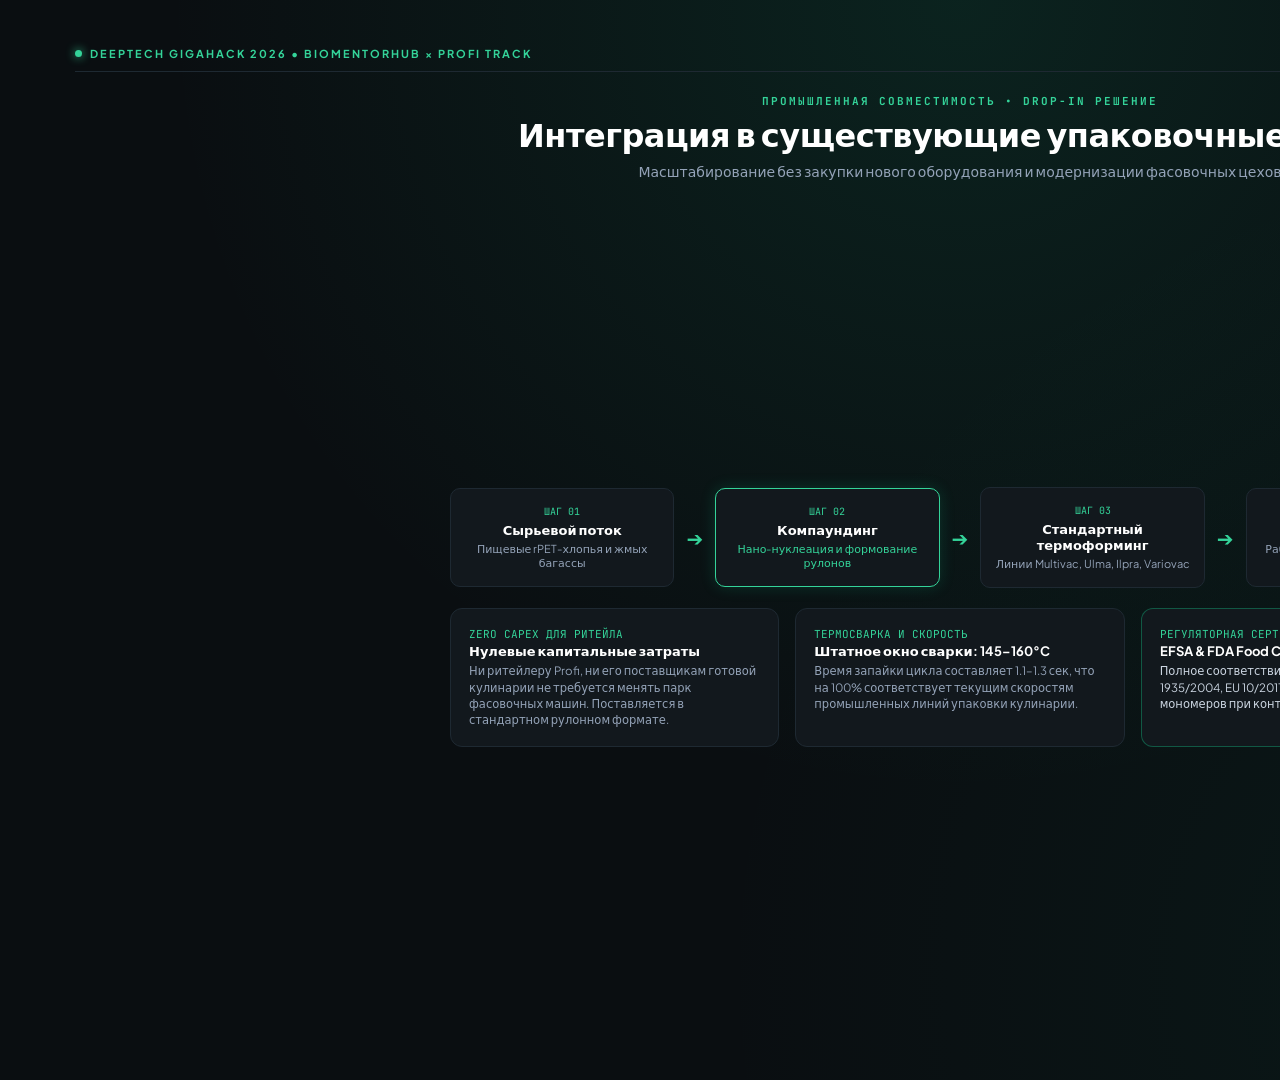
<file: slide_images/temp_slide_6.html>
<!DOCTYPE html>
<html lang="ru">

<head>
  <meta charset="UTF-8">
  <meta name="viewport" content="width=device-width, initial-scale=1.0">
  <title>PackShift • Deeptech Gigahack 2026 (Biomentorhub × Profi)</title>
  <link rel="icon" type="image/svg+xml"
    href="data:image/svg+xml,<svg xmlns=%22http://www.w3.org/2000/svg%22 viewBox=%220 0 100 100%22><text y=%22.9em%22 font-size=%2290%22>🌱</text></svg>" />
  <link rel="preconnect" href="https://fonts.googleapis.com">
  <link rel="preconnect" href="https://fonts.gstatic.com" crossorigin>
  <link
    href="https://fonts.googleapis.com/css2?family=Plus+Jakarta+Sans:wght@400;500;600;700;800&family=JetBrains+Mono:wght@500;700&display=swap"
    rel="stylesheet">
  <style>
    /* ==========================================================================
       HACKATHON DEEPTECH THEME: Графит + Неоновый Изумруд + Научный Минимализм
       ========================================================================== */
    :root {
      --bg-dark: #0a0e11;
      --bg-card: #12181d;
      --bg-card-hover: #162027;
      --border-subtle: #1e2932;
      --border-emerald: #10b981;
      --border-glow: rgba(52, 211, 153, 0.35);

      --neon-emerald: #34d399;
      --vibrant-green: #10b981;
      --dark-green: #065f46;

      --text-white: #ffffff;
      --text-muted: #94a3b8;
      --text-light: #cbd5e1;
      --accent-red: #f43f5e;
      --accent-amber: #f59e0b;
    }

    * {
      box-sizing: border-box;
      font-family: 'Plus Jakarta Sans', system-ui, -apple-system, sans-serif;
      margin: 0;
      padding: 0;
    }

    html, body {
      height: 100%;
      background-color: var(--bg-dark);
      background-image: 
        radial-gradient(circle at 50% 0%, rgba(16, 185, 129, 0.12) 0%, transparent 55%),
        radial-gradient(circle at 80% 90%, rgba(5, 150, 105, 0.08) 0%, transparent 45%);
      color: var(--text-white);
      overflow: hidden;
      display: flex;
      flex-direction: column;
      align-items: center;
      justify-content: center;
    }

    /* Главный 16:9 контейнер сцены */
    .deck-viewport {
      width: 100vw;
      height: 100vh;
      max-width: 177.78vh; /* 16:9 соотношение */
      max-height: 56.25vw;
      padding: 35px 55px 75px;
      display: flex;
      flex-direction: column;
      position: relative;
    }

    .slide {
      width: 100%;
      height: 100%;
      display: none;
      opacity: 0;
      transform: translateY(8px);
      transition: opacity 0.3s ease, transform 0.3s ease;
      flex-direction: column;
      justify-content: space-between;
      text-align: center;
    }

    .slide.active {
      display: flex;
      opacity: 1;
      transform: translateY(0);
      z-index: 10;
    }

    /* Верхний статус-бар */
    .top-status-bar {
      display: flex;
      justify-content: space-between;
      align-items: center;
      width: 100%;
      margin-bottom: 16px;
      padding-bottom: 10px;
      border-bottom: 1px solid var(--border-subtle);
    }

    .track-badge {
      font-family: 'JetBrains Mono', monospace;
      font-size: 11px;
      font-weight: 700;
      color: var(--neon-emerald);
      letter-spacing: 2px;
      text-transform: uppercase;
      display: flex;
      align-items: center;
      gap: 8px;
    }

    .track-dot {
      width: 7px;
      height: 7px;
      background: var(--neon-emerald);
      border-radius: 50%;
      box-shadow: 0 0 10px var(--neon-emerald);
    }

    .slide-index-counter {
      font-family: 'JetBrains Mono', monospace;
      font-size: 12px;
      font-weight: 700;
      color: var(--text-muted);
      letter-spacing: 1px;
    }

    /* Центрированные заголовки слайдов */
    .slide-header {
      margin-bottom: 18px;
      text-align: center;
    }

    .slide-tag {
      font-family: 'JetBrains Mono', monospace;
      font-size: 11px;
      font-weight: 700;
      color: var(--neon-emerald);
      letter-spacing: 2px;
      text-transform: uppercase;
      margin-bottom: 6px;
      display: inline-block;
    }

    .slide-title {
      font-size: 32px;
      font-weight: 800;
      letter-spacing: -0.5px;
      color: var(--text-white);
      margin-bottom: 6px;
    }

    .slide-subtitle {
      font-size: 14px;
      color: var(--text-muted);
      max-width: 880px;
      margin: 0 auto;
      line-height: 1.45;
    }

    /* Основная рабочая область слайда */
    .slide-body {
      flex: 1;
      display: flex;
      flex-direction: column;
      justify-content: center;
      align-items: center;
      width: 100%;
      gap: 16px;
    }

    /* ==========================================================================
       КОМПОНЕНТЫ СХЕМ И ДИАГРАММ
       ========================================================================== */

    /* Карточки */
    .deeptech-card {
      background: var(--bg-card);
      border: 1px solid var(--border-subtle);
      border-radius: 12px;
      padding: 18px;
      transition: all 0.25s ease;
      position: relative;
    }

    .deeptech-card:hover {
      border-color: var(--neon-emerald);
      box-shadow: 0 6px 20px rgba(16, 185, 129, 0.12);
    }

    /* Сетка 3 колонок */
    .grid-3 {
      display: grid;
      grid-template-columns: repeat(3, 1fr);
      gap: 16px;
      width: 100%;
    }

    /* Сетка 2 колонок */
    .grid-2 {
      display: grid;
      grid-template-columns: 1fr 1fr;
      gap: 20px;
      width: 100%;
    }

    /* Сетка 4 колонок */
    .grid-4 {
      display: grid;
      grid-template-columns: repeat(4, 1fr);
      gap: 14px;
      width: 100%;
    }

    /* Моноширинные цифры */
    .stat-number {
      font-family: 'JetBrains Mono', monospace;
      font-weight: 700;
      color: var(--neon-emerald);
    }

    /* График DMA (SVG) */
    .chart-container {
      width: 100%;
      max-width: 900px;
      background: var(--bg-card);
      border: 1px solid var(--border-subtle);
      border-radius: 14px;
      padding: 16px 24px;
      box-shadow: inset 0 0 30px rgba(0,0,0,0.5);
    }

    /* Пайплайн / Шаги */
    .pipeline-flow {
      display: flex;
      align-items: center;
      justify-content: center;
      gap: 12px;
      width: 100%;
    }

    .pipeline-step {
      background: var(--bg-card);
      border: 1px solid var(--border-subtle);
      border-radius: 10px;
      padding: 16px 14px;
      flex: 1;
      text-align: center;
      position: relative;
    }

    .pipeline-step.active-step {
      border-color: var(--neon-emerald);
      box-shadow: 0 0 15px rgba(16, 185, 129, 0.2);
    }

    .pipeline-arrow {
      color: var(--neon-emerald);
      font-size: 20px;
      font-weight: bold;
    }

    /* Футер сцены с навигацией и таймером */
    .bottom-control-bar {
      display: flex;
      justify-content: space-between;
      align-items: center;
      width: 100%;
      padding-top: 14px;
      border-top: 1px solid var(--border-subtle);
      margin-top: 14px;
    }

    .hotkey-hints {
      font-family: 'JetBrains Mono', monospace;
      font-size: 11px;
      color: var(--text-muted);
      display: flex;
      gap: 14px;
    }

    .kbd-btn {
      background: #1e293b;
      padding: 2px 7px;
      border-radius: 4px;
      color: var(--text-light);
      border: 1px solid #334155;
    }

    .nav-buttons-group {
      display: flex;
      gap: 8px;
    }

    .nav-btn {
      background: var(--bg-card);
      border: 1px solid var(--border-subtle);
      color: var(--text-white);
      padding: 6px 14px;
      border-radius: 6px;
      cursor: pointer;
      font-size: 13px;
      font-weight: 600;
      transition: all 0.2s;
    }

    .nav-btn:hover {
      background: var(--neon-emerald);
      color: #000;
      border-color: var(--neon-emerald);
    }

    .timer-display {
      font-family: 'JetBrains Mono', monospace;
      font-size: 13px;
      font-weight: 700;
      color: var(--neon-emerald);
      background: rgba(16, 185, 129, 0.1);
      padding: 4px 10px;
      border-radius: 6px;
      border: 1px solid rgba(16, 185, 129, 0.3);
      cursor: pointer;
    }

    /* Шпаргалка спикера (скрытый выдвижной ящик) */
    .notes-drawer {
      position: absolute;
      bottom: 70px;
      left: 50%;
      transform: translateX(-50%);
      width: 90%;
      max-width: 850px;
      background: rgba(18, 24, 29, 0.96);
      backdrop-filter: blur(12px);
      border: 1px solid var(--neon-emerald);
      border-radius: 12px;
      padding: 16px 20px;
      display: none;
      z-index: 100;
      box-shadow: 0 10px 40px rgba(0,0,0,0.8);
      text-align: left;
    }

    .notes-drawer.open {
      display: block;
    }

    .notes-header {
      display: flex;
      justify-content: space-between;
      align-items: center;
      margin-bottom: 8px;
      font-family: 'JetBrains Mono', monospace;
      font-size: 11px;
      color: var(--neon-emerald);
      text-transform: uppercase;
      font-weight: 700;
    }

    .notes-text {
      font-size: 13px;
      line-height: 1.5;
      color: var(--text-light);
    }

    /* Прогресс-бар */
    .deck-progress-bar {
      position: absolute;
      bottom: 0;
      left: 0;
      height: 3px;
      background: var(--neon-emerald);
      box-shadow: 0 0 8px var(--neon-emerald);
      transition: width 0.3s ease;
    }
  </style>

    <style>
      html, body {
        width: 1920px !important;
        height: 1080px !important;
        overflow: hidden !important;
      }
      .deck-viewport {
        width: 1920px !important;
        height: 1080px !important;
        max-width: 1920px !important;
        max-height: 1080px !important;
        padding: 45px 75px 45px !important;
      }
      .bottom-control-bar, .notes-drawer, .deck-progress-bar {
        display: none !important;
      }
      .slide {
        display: none !important;
        opacity: 0 !important;
      }
      .slide[data-slide="6"] {
        display: flex !important;
        opacity: 1 !important;
        transform: none !important;
      }
    </style>
    </head>

<body>

  <div class="deck-viewport">

    <!-- Верхний статус-бар -->
    <div class="top-status-bar">
      <div class="track-badge">
        <span class="track-dot"></span>
        <span>Deeptech Gigahack 2026 • Biomentorhub × Profi Track</span>
      </div>
      <div class="slide-index-counter" id="slideIndexLabel">06 / 08</div>
    </div>

    <!-- ======================================================================
         СЛАЙД 1: DEEPTECH VISION & THE BREAKTHROUGH
         ====================================================================== -->
    <div class="slide active" data-slide="1">
      <div class="slide-header">
        <span class="slide-tag">DEEPTECH VENTURE • МАТЕРИАЛОВЕДЕНИЕ</span>
        <h1 class="slide-title" style="font-size: 46px; margin: 10px 0 8px; letter-spacing: -1px;">
          Pack<span style="color: var(--neon-emerald);">Shift</span>
        </h1>
        <p class="slide-subtitle" style="font-size: 16px; color: var(--text-light);">
          Высококристаллическая и биомиметическая моно-материальная платформа для пищевой упаковки
        </p>
      </div>

      <div class="slide-body">
        <!-- Схема молекулярного и материаловедческого триумвирата -->
        <div style="background: rgba(18, 24, 29, 0.7); border: 1px solid var(--border-subtle); border-radius: 16px; padding: 22px 30px; width: 100%; max-width: 950px; box-shadow: 0 10px 30px rgba(0,0,0,0.4);">
          <div style="margin-bottom: 16px; font-family: 'JetBrains Mono', monospace; font-size: 11px; color: var(--neon-emerald); letter-spacing: 2px;">
            АРХИТЕКТУРА ТЕХНОЛОГИЧЕСКОГО ПРОРЫВА
          </div>

          <div class="grid-3" style="margin-top: 10px;">
            <!-- Узел 1 -->
            <div class="deeptech-card" style="text-align: center; border-color: rgba(16, 185, 129, 0.3);">
              <div style="font-size: 24px; margin-bottom: 6px;">🧬</div>
              <div style="font-size: 14px; font-weight: 700; color: #fff; margin-bottom: 4px;">Нано-кристаллизация</div>
              <div class="stat-number" style="font-size: 24px; margin-bottom: 6px;">&chi;<sub>c</sub> &gt; 38%</div>
              <p style="font-size: 11.5px; color: var(--text-muted); line-height: 1.4;">
                Модифицированный rPET. Термостойкость до <b>250°C</b> без деформации в тепловых витринах.
              </p>
            </div>

            <!-- Узел 2 -->
            <div class="deeptech-card" style="text-align: center; border-color: rgba(16, 185, 129, 0.3);">
              <div style="font-size: 24px; margin-bottom: 6px;">🌿</div>
              <div style="font-size: 14px; font-weight: 700; color: #fff; margin-bottom: 4px;">Биомиметический барьер</div>
              <div class="stat-number" style="font-size: 24px; margin-bottom: 6px;">Kit 12 • 0% PFAS</div>
              <p style="font-size: 11.5px; color: var(--text-muted); line-height: 1.4;">
                Ионно-сшитая полисахаридная матрица (альгинат + хитозан). Блокировка горячих масел.
              </p>
            </div>

            <!-- Узел 3 -->
            <div class="deeptech-card" style="text-align: center; border-color: rgba(16, 185, 129, 0.3);">
              <div style="font-size: 24px; margin-bottom: 6px;">🔄</div>
              <div style="font-size: 14px; font-weight: 700; color: #fff; margin-bottom: 4px;">Чистая циркулярность</div>
              <div class="stat-number" style="font-size: 24px; margin-bottom: 6px;">RecyClass A</div>
              <p style="font-size: 11.5px; color: var(--text-muted); line-height: 1.4;">
                100% моно-материалы: сортировка в чистый поток rPET-бутылок или домашний компост (60 дн).
              </p>
            </div>
          </div>

          <div style="margin-top: 18px; padding-top: 14px; border-top: 1px solid var(--border-subtle); display: flex; justify-content: center; gap: 30px; font-size: 12px; color: var(--text-light); font-family: 'JetBrains Mono', monospace;">
            <span>⚡ Решение под вызов Profi</span>
            <span style="color: var(--neon-emerald);">●</span>
            <span>🛡️ Полная готовность к EU PPWR 2030</span>
            <span style="color: var(--neon-emerald);">●</span>
            <span>🏭 Zero-CapEx интеграция</span>
          </div>
        </div>
      </div>

      <div class="notes-drawer" id="note-1">
        <div class="notes-header"><span>Шпаргалка спикера (0:00 – 0:35)</span><span>Нажмите 'S' чтобы скрыть</span></div>
        <div class="notes-text">
          «Добрый день, уважаемые эксперты и жюри! Команда PackShift представляет deeptech-платформу моно-материальной пищевой упаковки. Мы разрешили ключевой парадокс материаловедения: как совместить экстремальную термостойкость в 250°C с абсолютной циркулярностью переработки по классу RecyClass A и полным отказом от токсичных PFAS.»
        </div>
      </div>
    </div>

    <!-- ======================================================================
         СЛАЙД 2: THE PACKAGING TRILEMMA (ФУНДАМЕНТАЛЬНЫЙ ТУПИК)
         ====================================================================== -->
    <div class="slide" data-slide="2">
      <div class="slide-header">
        <span class="slide-tag">ФУНДАМЕНТАЛЬНЫЙ ВЫЗОВ • ТЕОРИЯ МАТЕРИАЛОВ</span>
        <h2 class="slide-title">Материаловедческая трилемма пищевой упаковки</h2>
        <p class="slide-subtitle">
          Почему современные полимеры не способны объединить температуру, переработку и себестоимость
        </p>
      </div>

      <div class="slide-body">
        <div class="grid-2" style="max-width: 1000px; align-items: center;">
          <!-- SVG Радар / Диаграмма трилеммы -->
          <div class="deeptech-card" style="padding: 16px; display: flex; flex-direction: column; align-items: center; justify-content: center;">
            <div style="font-family: 'JetBrains Mono', monospace; font-size: 11px; color: var(--text-muted); margin-bottom: 8px;">
              РАДАР КОМПРОМИССОВ МАТЕРИАЛОВ
            </div>
            <svg viewBox="0 0 360 300" style="width: 100%; max-height: 250px;">
              <!-- Треугольник осей -->
              <polygon points="180,30 330,260 30,260" fill="none" stroke="#1e293b" stroke-width="2" />
              <polygon points="180,95 270,225 90,225" fill="none" stroke="#1e293b" stroke-dasharray="4" stroke-width="1.5" />
              
              <!-- Вершины -->
              <text x="180" y="20" fill="#34d399" font-family="'JetBrains Mono', monospace" font-size="11" font-weight="bold" text-anchor="middle">ТЕРМОСТОЙКОСТЬ (&gt;200°C)</text>
              <text x="335" y="280" fill="#34d399" font-family="'JetBrains Mono', monospace" font-size="11" font-weight="bold" text-anchor="middle">ЦИРКУЛЯРНОСТЬ (Class A)</text>
              <text x="25" y="280" fill="#34d399" font-family="'JetBrains Mono', monospace" font-size="11" font-weight="bold" text-anchor="middle">ПАРИТЕТ ЦЕНЫ (1:1)</text>

              <!-- Альтернатива 1: Алюминий (Красный) -->
              <polygon points="180,45 130,240 100,240" fill="rgba(244, 63, 94, 0.15)" stroke="#f43f5e" stroke-width="1.5" />
              <!-- Альтернатива 2: PLA/PBAT (Оранжевый) -->
              <polygon points="180,210 310,250 80,245" fill="rgba(245, 158, 11, 0.15)" stroke="#f59e0b" stroke-width="1.5" />
              <!-- PackShift (Зеленый прорыв) -->
              <polygon points="180,40 315,250 45,250" fill="rgba(16, 185, 129, 0.25)" stroke="#10b981" stroke-width="3" filter="drop-shadow(0 0 8px #10b981)" />

              <circle cx="180" cy="40" r="4" fill="#34d399" />
              <circle cx="315" cy="250" r="4" fill="#34d399" />
              <circle cx="45" cy="250" r="4" fill="#34d399" />
            </svg>
            <div style="font-size: 11px; font-family: 'JetBrains Mono', monospace; color: var(--neon-emerald); margin-top: 6px;">
              ⚡ Зелёный контур: PackShift Парето-оптимум
            </div>
          </div>

          <!-- Разбор краха существующих аналогов -->
          <div style="display: flex; flex-direction: column; gap: 10px; text-align: left;">
            <div class="deeptech-card" style="border-left: 3px solid var(--accent-red); padding: 12px 14px;">
              <div style="font-weight: 700; font-size: 13px; color: #fff; margin-bottom: 2px;">
                ❌ Многослойные ламинаты (PET + Al + PE)
              </div>
              <div style="font-size: 11.5px; color: var(--text-muted); line-height: 1.4;">
                Неразделимый пирог из 3 полимеров и клея. <b>0% вторичной переработки</b>, распад клея при 85°C в тепловой витрине, штраф EPR €800/т.
              </div>
            </div>

            <div class="deeptech-card" style="border-left: 3px solid var(--accent-amber); padding: 12px 14px;">
              <div style="font-weight: 700; font-size: 13px; color: #fff; margin-bottom: 2px;">
                ⚠️ Традиционный алюминий
              </div>
              <div style="font-size: 11.5px; color: var(--text-muted); line-height: 1.4;">
                Выдерживает жар, но оставляет огромный углеродный след (<b>11.5 кг CO₂/кг</b>), непрозрачен на витрине и взрывается в бытовых СВЧ.
              </div>
            </div>

            <div class="deeptech-card" style="border-left: 3px solid var(--accent-amber); padding: 12px 14px;">
              <div style="font-weight: 700; font-size: 13px; color: #fff; margin-bottom: 2px;">
                ⚠️ Стандартные биопластики (PLA / PBAT)
              </div>
              <div style="font-size: 11.5px; color: var(--text-muted); line-height: 1.4;">
                Плавятся уже при <b>55°C–60°C</b>. Полностью неприменимы для горячих витрин гриля (85°C–120°C).
              </div>
            </div>
          </div>
        </div>
      </div>

      <div class="notes-drawer" id="note-2">
        <div class="notes-header"><span>Шпаргалка спикера (0:35 – 1:15)</span><span>Нажмите 'S' чтобы скрыть</span></div>
        <div class="notes-text">
          «Перед ритейлом Profi стоит непреодолимая трилемма. Если мы берём многослойный ламинат с клеем — он держит жир, но не перерабатывается и сжигается, создавая риски штрафов по директиве PPWR. Алюминий оставляет колоссальный след CO2. А обычные биопластики типа PLA просто плавятся уже при 55 градусах. Ни один коммерческий материал не закрывал все 3 вершины — до PackShift.»
        </div>
      </div>
    </div>

    <!-- ======================================================================
         СЛАЙД 3: CORE DEEPTECH 1 — НАНО-КРИСТАЛЛИЗАЦИЯ rPET (High-χc Platform)
         ====================================================================== -->
    <div class="slide" data-slide="3">
      <div class="slide-header">
        <span class="slide-tag">ПОЛИМЕРНАЯ ИНЖЕНЕРИЯ • НАУЧНОЕ ЯДРО 1</span>
        <h2 class="slide-title">Высококристаллический моно-rPET (CPET Ultra-Flex)</h2>
        <p class="slide-subtitle">
          Управление кинетикой кристаллизации вторичного ПЭТ (&chi;<sub>c</sub> &gt; 38%) для удержания 250°C
        </p>
      </div>

      <div class="slide-body">
        <div class="grid-2" style="max-width: 1020px; align-items: center;">
          <!-- График термомеханического анализа (DMA) -->
          <div class="chart-container" style="text-align: center;">
            <div style="display: flex; justify-content: space-between; font-family: 'JetBrains Mono', monospace; font-size: 11px; margin-bottom: 8px;">
              <span style="color: var(--neon-emerald);">DMA: Модуль упругости E' (МПа) vs Температура (°C)</span>
              <span style="color: var(--text-muted);">ASTM D4065</span>
            </div>

            <svg viewBox="0 0 450 220" style="width: 100%; max-height: 200px;">
              <!-- Сетка -->
              <line x1="40" y1="20" x2="40" y2="180" stroke="#1e293b" stroke-width="1.5" />
              <line x1="40" y1="180" x2="430" y2="180" stroke="#1e293b" stroke-width="1.5" />

              <line x1="40" y1="60" x2="430" y2="60" stroke="#1e293b" stroke-dasharray="3" />
              <line x1="40" y1="120" x2="430" y2="120" stroke="#1e293b" stroke-dasharray="3" />

              <!-- Маркеры температуры -->
              <!-- 70C Tg -->
              <line x1="120" y1="20" x2="120" y2="180" stroke="#475569" stroke-dasharray="4" />
              <text x="120" y="195" fill="#94a3b8" font-family="'JetBrains Mono', monospace" font-size="9" text-anchor="middle">70°C (Tg)</text>

              <!-- 120C Витрина Profi -->
              <line x1="210" y1="20" x2="210" y2="180" stroke="#f59e0b" stroke-dasharray="4" />
              <text x="210" y="195" fill="#f59e0b" font-family="'JetBrains Mono', monospace" font-size="9" text-anchor="middle">120°C (Витрина)</text>

              <!-- 250C Духовка -->
              <line x1="390" y1="20" x2="390" y2="180" stroke="#34d399" stroke-dasharray="4" />
              <text x="390" y="195" fill="#34d399" font-family="'JetBrains Mono', monospace" font-size="9" text-anchor="middle">250°C (Пик)</text>

              <!-- Кривая 1: Стандартный аморфный rPET (Проваливается при 70C) -->
              <path d="M 40,40 Q 110,45 125,120 T 170,175 L 430,175" fill="none" stroke="#f43f5e" stroke-width="2.5" stroke-dasharray="5" />
              
              <!-- Кривая 2: PackShift High-chi CPET (Держит плато до 250C) -->
              <path d="M 40,35 Q 120,40 210,48 T 380,65 L 415,160" fill="none" stroke="#10b981" stroke-width="3" filter="drop-shadow(0 0 6px #10b981)" />

              <!-- Подписи кривых -->
              <text x="240" y="40" fill="#34d399" font-family="'JetBrains Mono', monospace" font-size="10" font-weight="bold">PackShift High-&chi;c CPET</text>
              <text x="135" y="150" fill="#f43f5e" font-family="'JetBrains Mono', monospace" font-size="9">Стандартный rPET (коллапс)</text>
            </svg>

            <div style="font-size: 11px; color: var(--text-muted); margin-top: 4px;">
              Кристаллические сферолиты удерживают механический модуль при длительном нагреве.
            </div>
          </div>

          <!-- Инженерная спецификация -->
          <div style="display: flex; flex-direction: column; gap: 12px; text-align: left;">
            <div class="deeptech-card">
              <div style="font-family: 'JetBrains Mono', monospace; font-size: 11px; color: var(--neon-emerald); margin-bottom: 2px;">
                МЕХАНИЗМ КРИСТАЛЛИЗАЦИИ
              </div>
              <div style="font-weight: 700; font-size: 14px; color: #fff; margin-bottom: 4px;">
                Органические нано-нуклеаторы
              </div>
              <p style="font-size: 12px; color: var(--text-muted); line-height: 1.45;">
                Введение неорганических нано-центров нуклеации инициирует сверхплотную сетку кристаллитов без хрупкости. Степень кристалличности повышена с <b>18% до &gt;38%</b>.
              </p>
            </div>

            <div class="deeptech-card">
              <div style="font-family: 'JetBrains Mono', monospace; font-size: 11px; color: var(--neon-emerald); margin-bottom: 2px;">
                ДВОЙНОЕ ПРИМЕНЕНИЕ (DUAL-OVENABLE)
              </div>
              <div style="font-weight: 700; font-size: 14px; color: #fff; margin-bottom: 4px;">
                Диапазон: от -40°C до +250°C
              </div>
              <p style="font-size: 12px; color: var(--text-muted); line-height: 1.45;">
                Покупатель может перенести блюдо из морозильника прямо в духовку или СВЧ в фабричной упаковке без вскрытия и перекладывания.
              </p>
            </div>

            <div class="deeptech-card" style="border-color: rgba(16, 185, 129, 0.4);">
              <div style="font-family: 'JetBrains Mono', monospace; font-size: 11px; color: var(--neon-emerald); margin-bottom: 2px;">
                100% BOTTLE-TO-BOTTLE СОРТИРОВКА
              </div>
              <p style="font-size: 12px; color: var(--text-light); line-height: 1.45;">
                Упаковка не содержит полиэтиленовых слоев и пигментов, блокирующих NIR. Оптические сканеры сортируют её в чистый поток rPET с выходом вторичного сырья <b>99.2%</b>.
              </p>
            </div>
          </div>
        </div>
      </div>

      <div class="notes-drawer" id="note-3">
        <div class="notes-header"><span>Шпаргалка спикера (1:15 – 2:00)</span><span>Нажмите 'S' чтобы скрыть</span></div>
        <div class="notes-text">
          «Наше первое научно-инженерное ядро — это модификация вторичного ПЭТ. Обычный полиэтилентерефталат при температуре стеклования 70 градусов резко теряет модуль упругости — на графике DMA видно, как он падает в ноль. Мы ввели органические нано-нуклеаторы, повысили кристалличность выше 38%, что создало стабильное термо-плато до 250 градусов. При этом материал остаётся 100% моно-ПЭТ и уходит во вторичный рециклинг без засорения линий.»
        </div>
      </div>
    </div>

    <!-- ======================================================================
         СЛАЙД 4: CORE DEEPTECH 2 — БИОМИМЕТИЧЕСКИЙ БАРЬЕР LIGNOSHIELD™
         ====================================================================== -->
    <div class="slide" data-slide="4">
      <div class="slide-header">
        <span class="slide-tag">БИОМИМЕТИКА • НАУЧНОЕ ЯДРО 2</span>
        <h2 class="slide-title">Ионно-сшитая матрица LignoShield™</h2>
        <p class="slide-subtitle">
          Паропроницаемый гидрофобный нано-барьер из полисахаридов водорослей и волокон багассы
        </p>
      </div>

      <div class="slide-body">
        <div class="grid-2" style="max-width: 1020px; align-items: center;">
          <!-- Схема молекулярного разреза структуры -->
          <div class="deeptech-card" style="padding: 16px 20px; text-align: center;">
            <div style="font-family: 'JetBrains Mono', monospace; font-size: 11px; color: var(--neon-emerald); margin-bottom: 12px;">
              АРХИТЕКТУРА МАТЕРИАЛА В РАЗРЕЗЕ (CROSS-SECTION)
            </div>

            <svg viewBox="0 0 420 220" style="width: 100%; max-height: 200px;">
              <!-- Слой 1: Нано-барьер альгинат/хитозан -->
              <rect x="20" y="20" width="380" height="40" rx="6" fill="rgba(16, 185, 129, 0.25)" stroke="#10b981" stroke-width="2" />
              <text x="210" y="44" fill="#34d399" font-family="'JetBrains Mono', monospace" font-size="11" font-weight="bold" text-anchor="middle">
                НАНОБАРЬЕР: Альгинат + Хитозан (Ca²+ сшивка)
              </text>
              <text x="210" y="55" fill="#94a3b8" font-family="'Plus Jakarta Sans', sans-serif" font-size="9" text-anchor="middle">
                Угол смачивания &gt; 110° • Блокировка масел Kit 12 • 0% PFAS
              </text>

              <!-- Стрелки пара -->
              <path d="M 120,95 L 120,70" stroke="#38bdf8" stroke-width="2" stroke-dasharray="3" />
              <path d="M 210,95 L 210,70" stroke="#38bdf8" stroke-width="2" stroke-dasharray="3" />
              <path d="M 300,95 L 300,70" stroke="#38bdf8" stroke-width="2" stroke-dasharray="3" />

              <!-- Слой 2: Диффузионная мембрана -->
              <rect x="20" y="95" width="380" height="35" rx="6" fill="rgba(56, 189, 248, 0.15)" stroke="#38bdf8" stroke-width="1.5" />
              <text x="210" y="116" fill="#38bdf8" font-family="'JetBrains Mono', monospace" font-size="11" font-weight="bold" text-anchor="middle">
                ПАРОПРОНИЦАЕМАЯ МЕМБРАНА (Micro-Vent)
              </text>
              <text x="210" y="126" fill="#94a3b8" font-family="'Plus Jakarta Sans', sans-serif" font-size="9" text-anchor="middle">
                Отвод влаги H₂O • Сохранение хрустящей корочки гриля
              </text>

              <!-- Слой 3: Основа из багассы -->
              <rect x="20" y="150" width="380" height="50" rx="6" fill="rgba(148, 163, 184, 0.1)" stroke="#475569" stroke-width="1.5" />
              <text x="210" y="174" fill="#ffffff" font-family="'JetBrains Mono', monospace" font-size="11" font-weight="bold" text-anchor="middle">
                ЛИГНОЦЕЛЛЮЛОЗНАЯ ОСНОВА (Багасса)
              </text>
              <text x="210" y="188" fill="#94a3b8" font-family="'Plus Jakarta Sans', sans-serif" font-size="9" text-anchor="middle">
                Вторичный жмых тростника • Домашний компост 60 дней (OK Compost HOME)
              </text>
            </svg>

            <div style="font-size: 11px; color: var(--text-muted); margin-top: 6px;">
              Двойное действие: удержание кипящего жира при свободном отводе избыточного конденсата.
            </div>
          </div>

          <!-- Ключевые преимущества био-матрицы -->
          <div style="display: flex; flex-direction: column; gap: 12px; text-align: left;">
            <div class="deeptech-card">
              <div style="font-family: 'JetBrains Mono', monospace; font-size: 11px; color: var(--neon-emerald); margin-bottom: 2px;">
                БИОХИМИЧЕСКИЙ БАРЬЕР БЕЗ ФТОРА
              </div>
              <div style="font-weight: 700; font-size: 14px; color: #fff; margin-bottom: 4px;">
                Ионный замок Ca<sup>2+</sup> (Alginate-Chitosan)
              </div>
              <p style="font-size: 12px; color: var(--text-muted); line-height: 1.45;">
                Полиэлектролитный комплекс создаёт плотную гидратную сетку. Молекулы горячих триглицеридов физически не могут проникнуть в поры целлюлозы.
              </p>
            </div>

            <div class="deeptech-card">
              <div style="font-family: 'JetBrains Mono', monospace; font-size: 11px; color: var(--neon-emerald); margin-bottom: 2px;">
                РЕШЕНИЕ ПРОБЛЕМЫ РАЗМОКАНИЯ
              </div>
              <div style="font-weight: 700; font-size: 14px; color: #fff; margin-bottom: 4px;">
                Анти-парниковый эффект (Crisp Guard)
              </div>
              <p style="font-size: 12px; color: var(--text-muted); line-height: 1.45;">
                В герметичных пакетах горячая курица-гриль «парится», и корочка размокает за 20 минут. Наша мембрана отводит пар, сохраняя премиальную хрусткость.
              </p>
            </div>

            <div class="deeptech-card" style="border-color: rgba(16, 185, 129, 0.4);">
              <div style="font-family: 'JetBrains Mono', monospace; font-size: 11px; color: var(--neon-emerald); margin-bottom: 2px;">
                БЕЗОПАСНАЯ БИОДЕГРАДАЦИЯ
              </div>
              <p style="font-size: 12px; color: var(--text-light); line-height: 1.45;">
                <b>OK Compost HOME</b>: распадается на органику, воду и CO₂ в домашней компостной куче за 60 суток без необходимости промышленного компостирования при 60°C.
              </p>
            </div>
          </div>
        </div>
      </div>

      <div class="notes-drawer" id="note-4">
        <div class="notes-header"><span>Шпаргалка спикера (2:00 – 2:40)</span><span>Нажмите 'S' чтобы скрыть</span></div>
        <div class="notes-text">
          «Второе направление — биокомпозит LignoShield на основе багассы и морских водорослей. Главный бич горячей кулинарии — эффект парника: курица выделяет пар, размокает и теряет товарный вид. Мы создали ионно-сшитую мембрану альгинат-хитозан: она селективно выводит пар наружу, но держит горячий жир по высшему стандарту Kit 12 без грамма токсичных PFAS. И главное — утилизируется в обычном домашнем компосте за 60 дней.»
        </div>
      </div>
    </div>

    <!-- ======================================================================
         СЛАЙД 5: SCIENTIFIC BENCHMARKS & EXPERIMENTAL DATA
         ====================================================================== -->
    <div class="slide" data-slide="5">
      <div class="slide-header">
        <span class="slide-tag">ЭКСПЕРИМЕНТАЛЬНЫЕ ДАННЫЕ • ВАЛИДАЦИЯ</span>
        <h2 class="slide-title">Сравнительные лабораторные бенчмарки</h2>
        <p class="slide-subtitle">
          Прямое физико-химическое и жизненное (LCA) сопоставление с традиционными упаковочными материалами
        </p>
      </div>

      <div class="slide-body">
        <div class="grid-3" style="max-width: 1040px;">
          <!-- Бенчмарк 1: Термостабильность формы -->
          <div class="deeptech-card" style="text-align: center;">
            <div style="font-family: 'JetBrains Mono', monospace; font-size: 11px; color: var(--text-muted); margin-bottom: 8px;">
              ДЕФОРМАЦИЯ ПРИ 120°C (60 МИН)
            </div>
            <div style="height: 140px; display: flex; align-items: flex-end; justify-content: space-around; padding-bottom: 10px; border-bottom: 1px solid var(--border-subtle);">
              <!-- PE -->
              <div style="display: flex; flex-direction: column; align-items: center; gap: 4px;">
                <span style="font-family: 'JetBrains Mono', monospace; font-size: 10px; color: #f43f5e;">100%</span>
                <div style="width: 32px; height: 110px; background: #f43f5e; border-radius: 4px 4px 0 0;"></div>
                <span style="font-size: 10px; color: var(--text-muted);">LDPE</span>
              </div>
              <!-- PLA -->
              <div style="display: flex; flex-direction: column; align-items: center; gap: 4px;">
                <span style="font-family: 'JetBrains Mono', monospace; font-size: 10px; color: #f59e0b;">88%</span>
                <div style="width: 32px; height: 95px; background: #f59e0b; border-radius: 4px 4px 0 0;"></div>
                <span style="font-size: 10px; color: var(--text-muted);">PLA</span>
              </div>
              <!-- PackShift -->
              <div style="display: flex; flex-direction: column; align-items: center; gap: 4px;">
                <span style="font-family: 'JetBrains Mono', monospace; font-size: 11px; font-weight: bold; color: #34d399;">&lt;1.2%</span>
                <div style="width: 36px; height: 12px; background: #10b981; border-radius: 4px 4px 0 0; box-shadow: 0 0 10px #10b981;"></div>
                <span style="font-size: 10px; font-weight: bold; color: #fff;">PackShift</span>
              </div>
            </div>
            <p style="font-size: 11px; color: var(--text-light); margin-top: 10px; line-height: 1.35;">
              Полное сохранение геометрии лотка в тепловой витрине Profi свыше 6 часов.
            </p>
          </div>

          <!-- Бенчмарк 2: Углеродный след (LCA) -->
          <div class="deeptech-card" style="text-align: center;">
            <div style="font-family: 'JetBrains Mono', monospace; font-size: 11px; color: var(--text-muted); margin-bottom: 8px;">
              УГЛЕРОДНЫЙ СЛЕД (кг CO₂e / кг)
            </div>
            <div style="height: 140px; display: flex; align-items: flex-end; justify-content: space-around; padding-bottom: 10px; border-bottom: 1px solid var(--border-subtle);">
              <!-- Алюминий -->
              <div style="display: flex; flex-direction: column; align-items: center; gap: 4px;">
                <span style="font-family: 'JetBrains Mono', monospace; font-size: 10px; color: #f43f5e;">11.5</span>
                <div style="width: 32px; height: 120px; background: #f43f5e; border-radius: 4px 4px 0 0;"></div>
                <span style="font-size: 10px; color: var(--text-muted);">Алюм.</span>
              </div>
              <!-- Ламинат -->
              <div style="display: flex; flex-direction: column; align-items: center; gap: 4px;">
                <span style="font-family: 'JetBrains Mono', monospace; font-size: 10px; color: #f59e0b;">3.8</span>
                <div style="width: 32px; height: 42px; background: #f59e0b; border-radius: 4px 4px 0 0;"></div>
                <span style="font-size: 10px; color: var(--text-muted);">Ламинат</span>
              </div>
              <!-- PackShift -->
              <div style="display: flex; flex-direction: column; align-items: center; gap: 4px;">
                <span style="font-family: 'JetBrains Mono', monospace; font-size: 11px; font-weight: bold; color: #34d399;">0.82</span>
                <div style="width: 36px; height: 15px; background: #10b981; border-radius: 4px 4px 0 0; box-shadow: 0 0 10px #10b981;"></div>
                <span style="font-size: 10px; font-weight: bold; color: #fff;">PackShift</span>
              </div>
            </div>
            <p style="font-size: 11px; color: var(--text-light); margin-top: 10px; line-height: 1.35;">
              Сокращение углеродного следа Scope 3 для сети Profi на <b>78% – 90%</b>.
            </p>
          </div>

          <!-- Бенчмарк 3: Барьер жиростойкости без PFAS -->
          <div class="deeptech-card" style="text-align: center;">
            <div style="font-family: 'JetBrains Mono', monospace; font-size: 11px; color: var(--text-muted); margin-bottom: 8px;">
              ЖИРОСТОЙКОСТЬ (TAPPI KIT TEST)
            </div>
            <div style="height: 140px; display: flex; flex-direction: column; align-items: center; justify-content: center; gap: 8px; border-bottom: 1px solid var(--border-subtle); padding-bottom: 10px;">
              <div class="stat-number" style="font-size: 40px; color: var(--neon-emerald); line-height: 1;">
                12 / 12
              </div>
              <div style="font-family: 'JetBrains Mono', monospace; font-size: 11px; color: #fff; background: rgba(16, 185, 129, 0.2); padding: 3px 8px; border-radius: 4px;">
                МАКСИМАЛЬНЫЙ БАРЬЕР
              </div>
              <div style="font-size: 10px; color: var(--neon-emerald);">
                0% фторорганических соединений (Zero PFAS)
              </div>
            </div>
            <p style="font-size: 11px; color: var(--text-light); margin-top: 10px; line-height: 1.35;">
              Тест горячим растительным и животным маслом (120°C): 0 протечек за 8 часов.
            </p>
          </div>
        </div>
      </div>

      <div class="notes-drawer" id="note-5">
        <div class="notes-header"><span>Шпаргалка спикера (2:40 – 3:20)</span><span>Нажмите 'S' чтобы скрыть</span></div>
        <div class="notes-text">
          «Посмотрим на строгие экспериментальные данные. При 120 градусах традиционный полиэтилен полностью плавится, биопластик PLA теряет форму за 15 минут. PackShift показывает усадку менее 1.2% за 6 часов. По жизненному циклу углеродный след нашего rPET составляет всего 0.8 кг CO2 на килограмм по сравнению с 11.5 кг у алюминия. И по тесту жиростойкости TAPPI T559 мы получили максимальные 12 из 12 баллов без применения вечных химикатов PFAS.»
        </div>
      </div>
    </div>

    <!-- ======================================================================
         СЛАЙД 6: INDUSTRIAL INTEGRATION: ZERO-CAPEX DROP-IN
         ====================================================================== -->
    <div class="slide" data-slide="6">
      <div class="slide-header">
        <span class="slide-tag">ПРОМЫШЛЕННАЯ СОВМЕСТИМОСТЬ • DROP-IN РЕШЕНИЕ</span>
        <h2 class="slide-title">Интеграция в существующие упаковочные линии</h2>
        <p class="slide-subtitle">
          Масштабирование без закупки нового оборудования и модернизации фасовочных цехов
        </p>
      </div>

      <div class="slide-body">
        <div style="max-width: 1020px; width: 100%;">
          <!-- Линейный процесс Roll-to-Roll -->
          <div class="pipeline-flow" style="margin-bottom: 20px;">
            <div class="pipeline-step">
              <div style="font-family: 'JetBrains Mono', monospace; font-size: 10px; color: var(--neon-emerald); margin-bottom: 4px;">ШАГ 01</div>
              <div style="font-weight: 700; font-size: 13px; color: #fff;">Сырьевой поток</div>
              <div style="font-size: 11px; color: var(--text-muted); margin-top: 4px;">Пищевые rPET-хлопья и жмых багассы</div>
            </div>

            <div class="pipeline-arrow">➔</div>

            <div class="pipeline-step active-step">
              <div style="font-family: 'JetBrains Mono', monospace; font-size: 10px; color: var(--neon-emerald); margin-bottom: 4px;">ШАГ 02</div>
              <div style="font-weight: 700; font-size: 13px; color: #fff;">Компаундинг</div>
              <div style="font-size: 11px; color: var(--neon-emerald); margin-top: 4px;">Нано-нуклеация и формование рулонов</div>
            </div>

            <div class="pipeline-arrow">➔</div>

            <div class="pipeline-step">
              <div style="font-family: 'JetBrains Mono', monospace; font-size: 10px; color: var(--neon-emerald); margin-bottom: 4px;">ШАГ 03</div>
              <div style="font-weight: 700; font-size: 13px; color: #fff;">Стандартный термоформинг</div>
              <div style="font-size: 11px; color: var(--text-muted); margin-top: 4px;">Линии Multivac, Ulma, Ilpra, Variovac</div>
            </div>

            <div class="pipeline-arrow">➔</div>

            <div class="pipeline-step">
              <div style="font-family: 'JetBrains Mono', monospace; font-size: 10px; color: var(--neon-emerald); margin-bottom: 4px;">ШАГ 04</div>
              <div style="font-weight: 700; font-size: 13px; color: #fff;">Полки и витрины Profi</div>
              <div style="font-size: 11px; color: var(--text-muted); margin-top: 4px;">Работа в стандартных тепловых витринах</div>
            </div>
          </div>

          <!-- 3 ключевых фактора внедрения -->
          <div class="grid-3">
            <div class="deeptech-card" style="text-align: left;">
              <div style="font-family: 'JetBrains Mono', monospace; font-size: 11px; color: var(--neon-emerald); margin-bottom: 2px;">
                ZERO CAPEX ДЛЯ РИТЕЙЛА
              </div>
              <div style="font-weight: 700; font-size: 13px; color: #fff; margin-bottom: 4px;">
                Нулевые капитальные затраты
              </div>
              <p style="font-size: 11.5px; color: var(--text-muted); line-height: 1.4;">
                Ни ритейлеру Profi, ни его поставщикам готовой кулинарии не требуется менять парк фасовочных машин. Поставляется в стандартном рулонном формате.
              </p>
            </div>

            <div class="deeptech-card" style="text-align: left;">
              <div style="font-family: 'JetBrains Mono', monospace; font-size: 11px; color: var(--neon-emerald); margin-bottom: 2px;">
                ТЕРМОСВАРКА И СКОРОСТЬ
              </div>
              <div style="font-weight: 700; font-size: 13px; color: #fff; margin-bottom: 4px;">
                Штатное окно сварки: 145–160°C
              </div>
              <p style="font-size: 11.5px; color: var(--text-muted); line-height: 1.4;">
                Время запайки цикла составляет 1.1–1.3 сек, что на 100% соответствует текущим скоростям промышленных линий упаковки кулинарии.
              </p>
            </div>

            <div class="deeptech-card" style="text-align: left; border-color: rgba(16, 185, 129, 0.4);">
              <div style="font-family: 'JetBrains Mono', monospace; font-size: 11px; color: var(--neon-emerald); margin-bottom: 2px;">
                РЕГУЛЯТОРНАЯ СЕРТИФИКАЦИЯ
              </div>
              <div style="font-weight: 700; font-size: 13px; color: #fff; margin-bottom: 4px;">
                EFSA &amp; FDA Food Contact
              </div>
              <p style="font-size: 11.5px; color: var(--text-light); line-height: 1.4;">
                Полное соответствие директивам ЕС (EC No 1935/2004, EU 10/2011) по предельной миграции мономеров при контакте с горячей пищей.
              </p>
            </div>
          </div>
        </div>
      </div>

      <div class="notes-drawer" id="note-6">
        <div class="notes-header"><span>Шпаргалка спикера (3:20 – 3:55)</span><span>Нажмите 'S' чтобы скрыть</span></div>
        <div class="notes-text">
          «Технология ценна только тогда, когда её можно быстро развернуть. Наше решение является чистым Drop-In. Мы поставляем компаунд и рулонную плёнку, которая заряжается в стандартные термоформеры Multivac или Ilpra без перенастройки матриц. Время термосварки — 1.2 секунды при стандартной температуре. Ритейлер Profi не тратит ни одного евро на закупку новых станков.»
        </div>
      </div>
    </div>

    <!-- ======================================================================
         СЛАЙД 7: SCALED UNIT ECONOMICS & PPWR REGULATORY SHIELD
         ====================================================================== -->
    <div class="slide" data-slide="7">
      <div class="slide-header">
        <span class="slide-tag">ЭКОНОМИКА МАСШТАБА • РЕГУЛЯТОРНАЯ БЕЗОПАСНОСТЬ</span>
        <h2 class="slide-title">Unit-экономика и защита ритейлера от рисков</h2>
        <p class="slide-subtitle">
          Финансовая модель окупаемости, страховка от штрафов EU PPWR и снижение списаний
        </p>
      </div>

      <div class="slide-body">
        <div style="max-width: 1020px; width: 100%;">
          <!-- 4 узла экономики и соответствия -->
          <div class="grid-4" style="margin-bottom: 16px;">
            <div class="deeptech-card" style="text-align: center;">
              <div class="stat-number" style="font-size: 28px; margin-bottom: 2px;">1 : 1</div>
              <div style="font-size: 12px; font-weight: 700; color: #fff; margin-bottom: 4px;">Паритет себестоимости</div>
              <div style="font-size: 11px; color: var(--text-muted); line-height: 1.35;">
                Выход на паритет с ископаемым пластиком при масштабе благодаря дешёвому rPET сырью.
              </div>
            </div>

            <div class="deeptech-card" style="text-align: center;">
              <div class="stat-number" style="font-size: 28px; margin-bottom: 2px;">€800 / т</div>
              <div style="font-size: 12px; font-weight: 700; color: #fff; margin-bottom: 4px;">Защита от налога EPR</div>
              <div style="font-size: 11px; color: var(--text-muted); line-height: 1.35;">
                Полное освобождение от штрафов за неперерабатываемую упаковку (EU Plastic Levy).
              </div>
            </div>

            <div class="deeptech-card" style="text-align: center;">
              <div class="stat-number" style="font-size: 28px; margin-bottom: 2px;">-30%</div>
              <div style="font-size: 12px; font-weight: 700; color: #fff; margin-bottom: 4px;">Снижение списаний</div>
              <div style="font-size: 11px; color: var(--text-muted); line-height: 1.35;">
                Сохранение сочности и корочки продлевает товарный вид блюд в витрине на 3+ часа.
              </div>
            </div>

            <div class="deeptech-card" style="text-align: center; border-color: rgba(16, 185, 129, 0.4);">
              <div class="stat-number" style="font-size: 28px; margin-bottom: 2px;">Class A</div>
              <div style="font-size: 12px; font-weight: 700; color: #fff; margin-bottom: 4px;">RecyClass &amp; PPWR</div>
              <div style="font-size: 11px; color: var(--text-muted); line-height: 1.35;">
                Опережение регуляторных требований Европейского Союза на 4 года (PPWR 2030).
              </div>
            </div>
          </div>

          <!-- Баннер совокупного эффекта для сети из 100 супермаркетов -->
          <div style="background: rgba(18, 24, 29, 0.85); border: 1px solid var(--border-emerald); border-radius: 12px; padding: 16px 24px; display: flex; justify-content: space-between; align-items: center;">
            <div style="text-align: left;">
              <div style="font-family: 'JetBrains Mono', monospace; font-size: 11px; color: var(--neon-emerald); letter-spacing: 1px;">
                СОВОКУПНЫЙ ЭФФЕКТ ДЛЯ СЕТИ ИЗ 100 МАГАЗИНОВ PROFI:
              </div>
              <div style="font-size: 14px; font-weight: 700; color: #fff; margin-top: 2px;">
                Экономия свыше €1.98 млн в год на эко-сборах и сохранённой продукции
              </div>
            </div>
            <div style="display: flex; gap: 24px; font-family: 'JetBrains Mono', monospace; text-align: right;">
              <div>
                <div style="font-size: 18px; font-weight: 700; color: var(--neon-emerald);">-1 840 т</div>
                <div style="font-size: 10px; color: var(--text-muted);">первичного пластика</div>
              </div>
              <div>
                <div style="font-size: 18px; font-weight: 700; color: var(--neon-emerald);">-4 250 т</div>
                <div style="font-size: 10px; color: var(--text-muted);">выбросов CO₂e</div>
              </div>
            </div>
          </div>
        </div>
      </div>

      <div class="notes-drawer" id="note-7">
        <div class="notes-header"><span>Шпаргалка спикера (3:55 – 4:30)</span><span>Нажмите 'S' чтобы скрыть</span></div>
        <div class="notes-text">
          «В экономике проекта заложен строгий реализм. На этапе масштабирования себестоимость выходит 1 к 1 с традиционной упаковкой. Но сеть сразу начинает экономить: европейский налог на неперерабатываемый пластик до 800 евро за тонну обнуляется благодаря сертификату RecyClass Grade A. Плюс отвод пара сохраняет товарный вид курицы-гриль, снижая вечерние списания кулинарии на 30%. Для 100 магазинов это почти 2 миллиона евро годового эффекта.»
        </div>
      </div>
    </div>

    <!-- ======================================================================
         СЛАЙД 8: TECHNOLOGY READINESS (TRL 4 -> 6) & THE ASK
         ====================================================================== -->
    <div class="slide" data-slide="8">
      <div class="slide-header">
        <span class="slide-tag">ДОРОЖНАЯ КАРТА • ПАРТНЁРСТВО С PROFI</span>
        <h2 class="slide-title">Статус готовности и предложение о сотрудничестве</h2>
        <p class="slide-subtitle">
          От лабораторного подтверждения TRL 4 к запуску пилота в тепловых витринах сети
        </p>
      </div>

      <div class="slide-body">
        <div style="max-width: 1020px; width: 100%;">
          <!-- TRL Дорожная карта -->
          <div class="pipeline-flow" style="margin-bottom: 18px;">
            <div class="pipeline-step active-step" style="border-color: var(--neon-emerald);">
              <div style="font-family: 'JetBrains Mono', monospace; font-size: 10px; color: var(--neon-emerald); font-weight: 700;">ТЕКУЩИЙ СТАТУС</div>
              <div style="font-weight: 700; font-size: 14px; color: #fff;">TRL 4 (Лаборатория)</div>
              <div style="font-size: 11px; color: var(--text-light); margin-top: 4px;">
                Синтез компаунда подтверждён.<br><b style="color: var(--neon-emerald);">200 образцов готовы</b> к тестам
              </div>
            </div>

            <div class="pipeline-arrow">➔</div>

            <div class="pipeline-step">
              <div style="font-family: 'JetBrains Mono', monospace; font-size: 10px; color: var(--neon-emerald); font-weight: 700;">НЕДЕЛИ 1–2</div>
              <div style="font-weight: 700; font-size: 14px; color: #fff;">TRL 5 (Тест витрин)</div>
              <div style="font-size: 11px; color: var(--text-muted); margin-top: 4px;">
                Испытания в витринах Profi при 85°C–120°C с замером миграции
              </div>
            </div>

            <div class="pipeline-arrow">➔</div>

            <div class="pipeline-step">
              <div style="font-family: 'JetBrains Mono', monospace; font-size: 10px; color: var(--neon-emerald); font-weight: 700;">НЕДЕЛИ 3–5</div>
              <div style="font-weight: 700; font-size: 14px; color: #fff;">TRL 6 (Пилот)</div>
              <div style="font-size: 11px; color: var(--text-muted); margin-top: 4px;">
                Пилотная выкладка в 5 флагманских супермаркетах Profi
              </div>
            </div>

            <div class="pipeline-arrow">➔</div>

            <div class="pipeline-step">
              <div style="font-family: 'JetBrains Mono', monospace; font-size: 10px; color: var(--neon-emerald); font-weight: 700;">НЕДЕЛЯ 6+</div>
              <div style="font-weight: 700; font-size: 14px; color: #fff;">TRL 7 (Масштаб)</div>
              <div style="font-size: 11px; color: var(--text-muted); margin-top: 4px;">
                Подписание контракта на тиражирование по всей сети
              </div>
            </div>
          </div>

          <!-- THE ASK (Центральный призыв к жюри и Profi) -->
          <div style="background: linear-gradient(135deg, rgba(16, 185, 129, 0.15) 0%, rgba(18, 24, 29, 0.95) 100%); border: 2px solid var(--neon-emerald); border-radius: 14px; padding: 22px 30px; text-align: center; box-shadow: 0 0 35px rgba(16, 185, 129, 0.2);">
            <div style="font-family: 'JetBrains Mono', monospace; font-size: 12px; color: var(--neon-emerald); font-weight: 700; letter-spacing: 2px; margin-bottom: 6px;">
              НАШ ЗАПРОС К ЖЮРИ И СЕТИ PROFI (THE ASK)
            </div>
            <h3 style="font-size: 20px; font-weight: 800; color: #fff; margin-bottom: 8px;">
              Проведение 2-недельного натурного тестирования готовой партии из 200 образцов в реальных тепловых витринах Profi
            </h3>
            <p style="font-size: 13px; color: var(--text-light); max-width: 780px; margin: 0 auto; line-height: 1.5;">
              Мы предоставляем готовую упаковку и научную команду. Сеть Profi предоставляет доступ к тепловым витринам для валидации органолептики и термостойкости. Давайте создадим первую в Европе 100% циркулярную витрину горячей кулинарии вместе!
            </p>
          </div>
        </div>
      </div>

      <div class="notes-drawer" id="note-8">
        <div class="notes-header"><span>Шпаргалка спикера (4:30 – 5:00)</span><span>Нажмите 'S' чтобы скрыть</span></div>
        <div class="notes-text">
          «Мы пришли на хакатон не просто с идеей, а с валидированной технологией TRL 4. У нас уже отлита партия из 200 предсерийных образцов. Наш запрос к сети Profi — это не абстрактные гранты, а партнёрство: доступ к тепловым витринам на 2 недели для финального подтверждения. Мы готовы сделать Profi лидером устойчивого ритейла Европы. Спасибо за внимание, готовы к вашим вопросам!»
        </div>
      </div>
    </div>

    <!-- Нижняя панель управления и таймер -->
    <div class="bottom-control-bar">
      <div class="hotkey-hints">
        <span><span class="kbd-btn">←</span> <span class="kbd-btn">→</span> Слайды</span>
        <span><span class="kbd-btn">S</span> Шпаргалка</span>
        <span><span class="kbd-btn">F</span> Полный экран</span>
      </div>

      <div class="nav-buttons-group">
        <button class="nav-btn" onclick="prevSlide()">◀ Назад</button>
        <button class="nav-btn" onclick="toggleNotes()">Шпаргалка (S)</button>
        <button class="nav-btn" onclick="nextSlide()">Вперёд ▶</button>
      </div>

      <div class="timer-display" id="deckTimer" onclick="toggleTimer()" title="Кликните для паузы/сброса">
        ⏱️ 05:00
      </div>
    </div>

    <!-- Полоса прогресса в самом низу -->
    <div class="deck-progress-bar" id="deckProgressBar" style="width: 12.5%;"></div>

  </div>

  
</body>
</html>
</file>
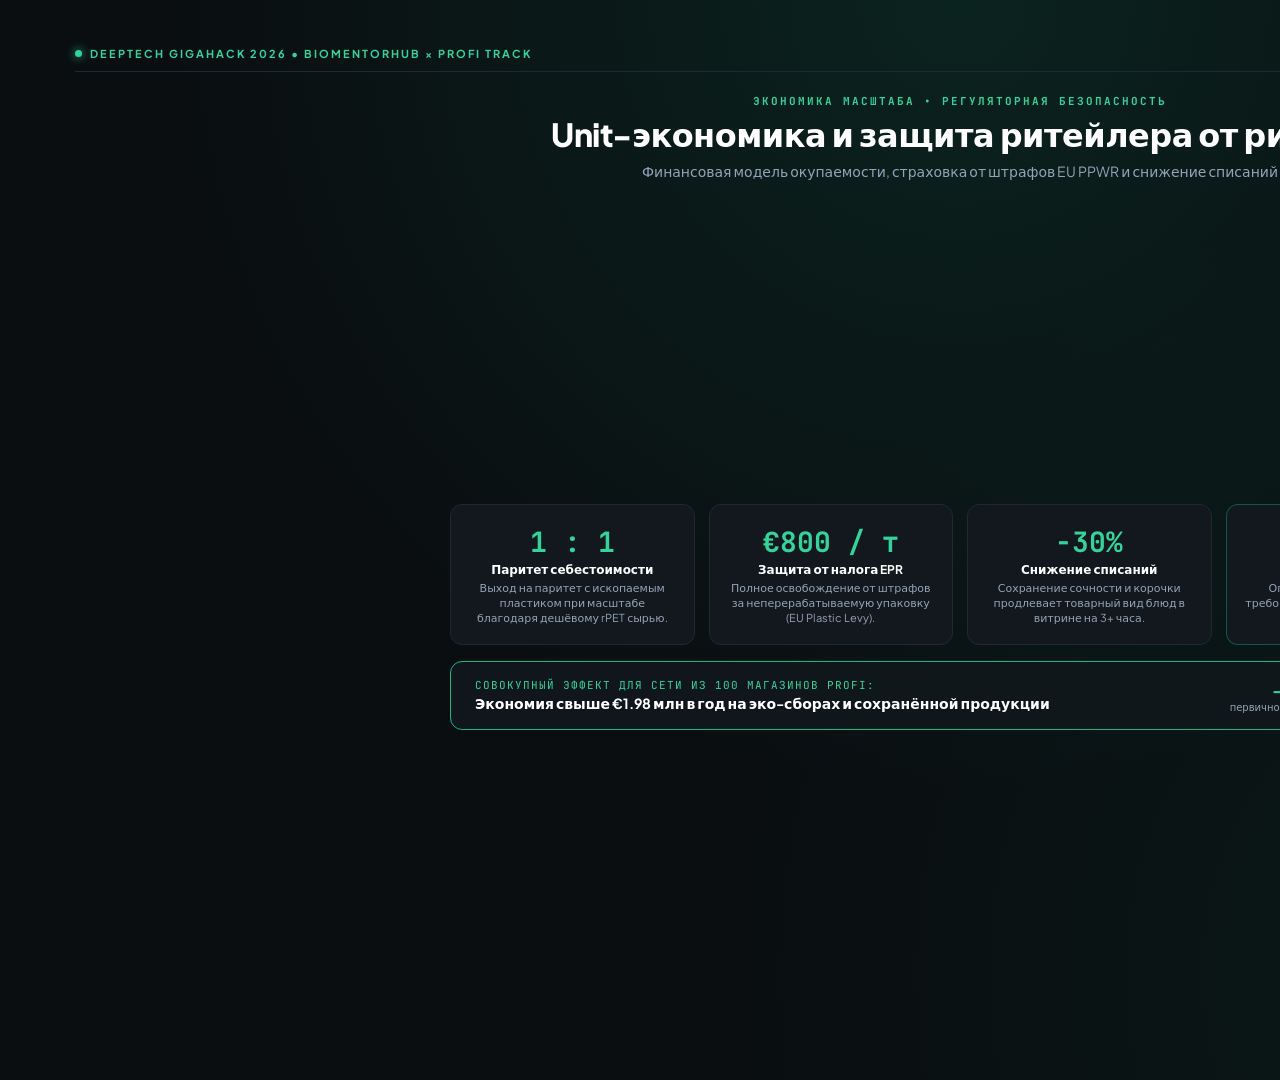
<file: slide_images/temp_slide_7.html>
<!DOCTYPE html>
<html lang="ru">

<head>
  <meta charset="UTF-8">
  <meta name="viewport" content="width=device-width, initial-scale=1.0">
  <title>PackShift • Deeptech Gigahack 2026 (Biomentorhub × Profi)</title>
  <link rel="icon" type="image/svg+xml"
    href="data:image/svg+xml,<svg xmlns=%22http://www.w3.org/2000/svg%22 viewBox=%220 0 100 100%22><text y=%22.9em%22 font-size=%2290%22>🌱</text></svg>" />
  <link rel="preconnect" href="https://fonts.googleapis.com">
  <link rel="preconnect" href="https://fonts.gstatic.com" crossorigin>
  <link
    href="https://fonts.googleapis.com/css2?family=Plus+Jakarta+Sans:wght@400;500;600;700;800&family=JetBrains+Mono:wght@500;700&display=swap"
    rel="stylesheet">
  <style>
    /* ==========================================================================
       HACKATHON DEEPTECH THEME: Графит + Неоновый Изумруд + Научный Минимализм
       ========================================================================== */
    :root {
      --bg-dark: #0a0e11;
      --bg-card: #12181d;
      --bg-card-hover: #162027;
      --border-subtle: #1e2932;
      --border-emerald: #10b981;
      --border-glow: rgba(52, 211, 153, 0.35);

      --neon-emerald: #34d399;
      --vibrant-green: #10b981;
      --dark-green: #065f46;

      --text-white: #ffffff;
      --text-muted: #94a3b8;
      --text-light: #cbd5e1;
      --accent-red: #f43f5e;
      --accent-amber: #f59e0b;
    }

    * {
      box-sizing: border-box;
      font-family: 'Plus Jakarta Sans', system-ui, -apple-system, sans-serif;
      margin: 0;
      padding: 0;
    }

    html, body {
      height: 100%;
      background-color: var(--bg-dark);
      background-image: 
        radial-gradient(circle at 50% 0%, rgba(16, 185, 129, 0.12) 0%, transparent 55%),
        radial-gradient(circle at 80% 90%, rgba(5, 150, 105, 0.08) 0%, transparent 45%);
      color: var(--text-white);
      overflow: hidden;
      display: flex;
      flex-direction: column;
      align-items: center;
      justify-content: center;
    }

    /* Главный 16:9 контейнер сцены */
    .deck-viewport {
      width: 100vw;
      height: 100vh;
      max-width: 177.78vh; /* 16:9 соотношение */
      max-height: 56.25vw;
      padding: 35px 55px 75px;
      display: flex;
      flex-direction: column;
      position: relative;
    }

    .slide {
      width: 100%;
      height: 100%;
      display: none;
      opacity: 0;
      transform: translateY(8px);
      transition: opacity 0.3s ease, transform 0.3s ease;
      flex-direction: column;
      justify-content: space-between;
      text-align: center;
    }

    .slide.active {
      display: flex;
      opacity: 1;
      transform: translateY(0);
      z-index: 10;
    }

    /* Верхний статус-бар */
    .top-status-bar {
      display: flex;
      justify-content: space-between;
      align-items: center;
      width: 100%;
      margin-bottom: 16px;
      padding-bottom: 10px;
      border-bottom: 1px solid var(--border-subtle);
    }

    .track-badge {
      font-family: 'JetBrains Mono', monospace;
      font-size: 11px;
      font-weight: 700;
      color: var(--neon-emerald);
      letter-spacing: 2px;
      text-transform: uppercase;
      display: flex;
      align-items: center;
      gap: 8px;
    }

    .track-dot {
      width: 7px;
      height: 7px;
      background: var(--neon-emerald);
      border-radius: 50%;
      box-shadow: 0 0 10px var(--neon-emerald);
    }

    .slide-index-counter {
      font-family: 'JetBrains Mono', monospace;
      font-size: 12px;
      font-weight: 700;
      color: var(--text-muted);
      letter-spacing: 1px;
    }

    /* Центрированные заголовки слайдов */
    .slide-header {
      margin-bottom: 18px;
      text-align: center;
    }

    .slide-tag {
      font-family: 'JetBrains Mono', monospace;
      font-size: 11px;
      font-weight: 700;
      color: var(--neon-emerald);
      letter-spacing: 2px;
      text-transform: uppercase;
      margin-bottom: 6px;
      display: inline-block;
    }

    .slide-title {
      font-size: 32px;
      font-weight: 800;
      letter-spacing: -0.5px;
      color: var(--text-white);
      margin-bottom: 6px;
    }

    .slide-subtitle {
      font-size: 14px;
      color: var(--text-muted);
      max-width: 880px;
      margin: 0 auto;
      line-height: 1.45;
    }

    /* Основная рабочая область слайда */
    .slide-body {
      flex: 1;
      display: flex;
      flex-direction: column;
      justify-content: center;
      align-items: center;
      width: 100%;
      gap: 16px;
    }

    /* ==========================================================================
       КОМПОНЕНТЫ СХЕМ И ДИАГРАММ
       ========================================================================== */

    /* Карточки */
    .deeptech-card {
      background: var(--bg-card);
      border: 1px solid var(--border-subtle);
      border-radius: 12px;
      padding: 18px;
      transition: all 0.25s ease;
      position: relative;
    }

    .deeptech-card:hover {
      border-color: var(--neon-emerald);
      box-shadow: 0 6px 20px rgba(16, 185, 129, 0.12);
    }

    /* Сетка 3 колонок */
    .grid-3 {
      display: grid;
      grid-template-columns: repeat(3, 1fr);
      gap: 16px;
      width: 100%;
    }

    /* Сетка 2 колонок */
    .grid-2 {
      display: grid;
      grid-template-columns: 1fr 1fr;
      gap: 20px;
      width: 100%;
    }

    /* Сетка 4 колонок */
    .grid-4 {
      display: grid;
      grid-template-columns: repeat(4, 1fr);
      gap: 14px;
      width: 100%;
    }

    /* Моноширинные цифры */
    .stat-number {
      font-family: 'JetBrains Mono', monospace;
      font-weight: 700;
      color: var(--neon-emerald);
    }

    /* График DMA (SVG) */
    .chart-container {
      width: 100%;
      max-width: 900px;
      background: var(--bg-card);
      border: 1px solid var(--border-subtle);
      border-radius: 14px;
      padding: 16px 24px;
      box-shadow: inset 0 0 30px rgba(0,0,0,0.5);
    }

    /* Пайплайн / Шаги */
    .pipeline-flow {
      display: flex;
      align-items: center;
      justify-content: center;
      gap: 12px;
      width: 100%;
    }

    .pipeline-step {
      background: var(--bg-card);
      border: 1px solid var(--border-subtle);
      border-radius: 10px;
      padding: 16px 14px;
      flex: 1;
      text-align: center;
      position: relative;
    }

    .pipeline-step.active-step {
      border-color: var(--neon-emerald);
      box-shadow: 0 0 15px rgba(16, 185, 129, 0.2);
    }

    .pipeline-arrow {
      color: var(--neon-emerald);
      font-size: 20px;
      font-weight: bold;
    }

    /* Футер сцены с навигацией и таймером */
    .bottom-control-bar {
      display: flex;
      justify-content: space-between;
      align-items: center;
      width: 100%;
      padding-top: 14px;
      border-top: 1px solid var(--border-subtle);
      margin-top: 14px;
    }

    .hotkey-hints {
      font-family: 'JetBrains Mono', monospace;
      font-size: 11px;
      color: var(--text-muted);
      display: flex;
      gap: 14px;
    }

    .kbd-btn {
      background: #1e293b;
      padding: 2px 7px;
      border-radius: 4px;
      color: var(--text-light);
      border: 1px solid #334155;
    }

    .nav-buttons-group {
      display: flex;
      gap: 8px;
    }

    .nav-btn {
      background: var(--bg-card);
      border: 1px solid var(--border-subtle);
      color: var(--text-white);
      padding: 6px 14px;
      border-radius: 6px;
      cursor: pointer;
      font-size: 13px;
      font-weight: 600;
      transition: all 0.2s;
    }

    .nav-btn:hover {
      background: var(--neon-emerald);
      color: #000;
      border-color: var(--neon-emerald);
    }

    .timer-display {
      font-family: 'JetBrains Mono', monospace;
      font-size: 13px;
      font-weight: 700;
      color: var(--neon-emerald);
      background: rgba(16, 185, 129, 0.1);
      padding: 4px 10px;
      border-radius: 6px;
      border: 1px solid rgba(16, 185, 129, 0.3);
      cursor: pointer;
    }

    /* Шпаргалка спикера (скрытый выдвижной ящик) */
    .notes-drawer {
      position: absolute;
      bottom: 70px;
      left: 50%;
      transform: translateX(-50%);
      width: 90%;
      max-width: 850px;
      background: rgba(18, 24, 29, 0.96);
      backdrop-filter: blur(12px);
      border: 1px solid var(--neon-emerald);
      border-radius: 12px;
      padding: 16px 20px;
      display: none;
      z-index: 100;
      box-shadow: 0 10px 40px rgba(0,0,0,0.8);
      text-align: left;
    }

    .notes-drawer.open {
      display: block;
    }

    .notes-header {
      display: flex;
      justify-content: space-between;
      align-items: center;
      margin-bottom: 8px;
      font-family: 'JetBrains Mono', monospace;
      font-size: 11px;
      color: var(--neon-emerald);
      text-transform: uppercase;
      font-weight: 700;
    }

    .notes-text {
      font-size: 13px;
      line-height: 1.5;
      color: var(--text-light);
    }

    /* Прогресс-бар */
    .deck-progress-bar {
      position: absolute;
      bottom: 0;
      left: 0;
      height: 3px;
      background: var(--neon-emerald);
      box-shadow: 0 0 8px var(--neon-emerald);
      transition: width 0.3s ease;
    }
  </style>

    <style>
      html, body {
        width: 1920px !important;
        height: 1080px !important;
        overflow: hidden !important;
      }
      .deck-viewport {
        width: 1920px !important;
        height: 1080px !important;
        max-width: 1920px !important;
        max-height: 1080px !important;
        padding: 45px 75px 45px !important;
      }
      .bottom-control-bar, .notes-drawer, .deck-progress-bar {
        display: none !important;
      }
      .slide {
        display: none !important;
        opacity: 0 !important;
      }
      .slide[data-slide="7"] {
        display: flex !important;
        opacity: 1 !important;
        transform: none !important;
      }
    </style>
    </head>

<body>

  <div class="deck-viewport">

    <!-- Верхний статус-бар -->
    <div class="top-status-bar">
      <div class="track-badge">
        <span class="track-dot"></span>
        <span>Deeptech Gigahack 2026 • Biomentorhub × Profi Track</span>
      </div>
      <div class="slide-index-counter" id="slideIndexLabel">07 / 08</div>
    </div>

    <!-- ======================================================================
         СЛАЙД 1: DEEPTECH VISION & THE BREAKTHROUGH
         ====================================================================== -->
    <div class="slide active" data-slide="1">
      <div class="slide-header">
        <span class="slide-tag">DEEPTECH VENTURE • МАТЕРИАЛОВЕДЕНИЕ</span>
        <h1 class="slide-title" style="font-size: 46px; margin: 10px 0 8px; letter-spacing: -1px;">
          Pack<span style="color: var(--neon-emerald);">Shift</span>
        </h1>
        <p class="slide-subtitle" style="font-size: 16px; color: var(--text-light);">
          Высококристаллическая и биомиметическая моно-материальная платформа для пищевой упаковки
        </p>
      </div>

      <div class="slide-body">
        <!-- Схема молекулярного и материаловедческого триумвирата -->
        <div style="background: rgba(18, 24, 29, 0.7); border: 1px solid var(--border-subtle); border-radius: 16px; padding: 22px 30px; width: 100%; max-width: 950px; box-shadow: 0 10px 30px rgba(0,0,0,0.4);">
          <div style="margin-bottom: 16px; font-family: 'JetBrains Mono', monospace; font-size: 11px; color: var(--neon-emerald); letter-spacing: 2px;">
            АРХИТЕКТУРА ТЕХНОЛОГИЧЕСКОГО ПРОРЫВА
          </div>

          <div class="grid-3" style="margin-top: 10px;">
            <!-- Узел 1 -->
            <div class="deeptech-card" style="text-align: center; border-color: rgba(16, 185, 129, 0.3);">
              <div style="font-size: 24px; margin-bottom: 6px;">🧬</div>
              <div style="font-size: 14px; font-weight: 700; color: #fff; margin-bottom: 4px;">Нано-кристаллизация</div>
              <div class="stat-number" style="font-size: 24px; margin-bottom: 6px;">&chi;<sub>c</sub> &gt; 38%</div>
              <p style="font-size: 11.5px; color: var(--text-muted); line-height: 1.4;">
                Модифицированный rPET. Термостойкость до <b>250°C</b> без деформации в тепловых витринах.
              </p>
            </div>

            <!-- Узел 2 -->
            <div class="deeptech-card" style="text-align: center; border-color: rgba(16, 185, 129, 0.3);">
              <div style="font-size: 24px; margin-bottom: 6px;">🌿</div>
              <div style="font-size: 14px; font-weight: 700; color: #fff; margin-bottom: 4px;">Биомиметический барьер</div>
              <div class="stat-number" style="font-size: 24px; margin-bottom: 6px;">Kit 12 • 0% PFAS</div>
              <p style="font-size: 11.5px; color: var(--text-muted); line-height: 1.4;">
                Ионно-сшитая полисахаридная матрица (альгинат + хитозан). Блокировка горячих масел.
              </p>
            </div>

            <!-- Узел 3 -->
            <div class="deeptech-card" style="text-align: center; border-color: rgba(16, 185, 129, 0.3);">
              <div style="font-size: 24px; margin-bottom: 6px;">🔄</div>
              <div style="font-size: 14px; font-weight: 700; color: #fff; margin-bottom: 4px;">Чистая циркулярность</div>
              <div class="stat-number" style="font-size: 24px; margin-bottom: 6px;">RecyClass A</div>
              <p style="font-size: 11.5px; color: var(--text-muted); line-height: 1.4;">
                100% моно-материалы: сортировка в чистый поток rPET-бутылок или домашний компост (60 дн).
              </p>
            </div>
          </div>

          <div style="margin-top: 18px; padding-top: 14px; border-top: 1px solid var(--border-subtle); display: flex; justify-content: center; gap: 30px; font-size: 12px; color: var(--text-light); font-family: 'JetBrains Mono', monospace;">
            <span>⚡ Решение под вызов Profi</span>
            <span style="color: var(--neon-emerald);">●</span>
            <span>🛡️ Полная готовность к EU PPWR 2030</span>
            <span style="color: var(--neon-emerald);">●</span>
            <span>🏭 Zero-CapEx интеграция</span>
          </div>
        </div>
      </div>

      <div class="notes-drawer" id="note-1">
        <div class="notes-header"><span>Шпаргалка спикера (0:00 – 0:35)</span><span>Нажмите 'S' чтобы скрыть</span></div>
        <div class="notes-text">
          «Добрый день, уважаемые эксперты и жюри! Команда PackShift представляет deeptech-платформу моно-материальной пищевой упаковки. Мы разрешили ключевой парадокс материаловедения: как совместить экстремальную термостойкость в 250°C с абсолютной циркулярностью переработки по классу RecyClass A и полным отказом от токсичных PFAS.»
        </div>
      </div>
    </div>

    <!-- ======================================================================
         СЛАЙД 2: THE PACKAGING TRILEMMA (ФУНДАМЕНТАЛЬНЫЙ ТУПИК)
         ====================================================================== -->
    <div class="slide" data-slide="2">
      <div class="slide-header">
        <span class="slide-tag">ФУНДАМЕНТАЛЬНЫЙ ВЫЗОВ • ТЕОРИЯ МАТЕРИАЛОВ</span>
        <h2 class="slide-title">Материаловедческая трилемма пищевой упаковки</h2>
        <p class="slide-subtitle">
          Почему современные полимеры не способны объединить температуру, переработку и себестоимость
        </p>
      </div>

      <div class="slide-body">
        <div class="grid-2" style="max-width: 1000px; align-items: center;">
          <!-- SVG Радар / Диаграмма трилеммы -->
          <div class="deeptech-card" style="padding: 16px; display: flex; flex-direction: column; align-items: center; justify-content: center;">
            <div style="font-family: 'JetBrains Mono', monospace; font-size: 11px; color: var(--text-muted); margin-bottom: 8px;">
              РАДАР КОМПРОМИССОВ МАТЕРИАЛОВ
            </div>
            <svg viewBox="0 0 360 300" style="width: 100%; max-height: 250px;">
              <!-- Треугольник осей -->
              <polygon points="180,30 330,260 30,260" fill="none" stroke="#1e293b" stroke-width="2" />
              <polygon points="180,95 270,225 90,225" fill="none" stroke="#1e293b" stroke-dasharray="4" stroke-width="1.5" />
              
              <!-- Вершины -->
              <text x="180" y="20" fill="#34d399" font-family="'JetBrains Mono', monospace" font-size="11" font-weight="bold" text-anchor="middle">ТЕРМОСТОЙКОСТЬ (&gt;200°C)</text>
              <text x="335" y="280" fill="#34d399" font-family="'JetBrains Mono', monospace" font-size="11" font-weight="bold" text-anchor="middle">ЦИРКУЛЯРНОСТЬ (Class A)</text>
              <text x="25" y="280" fill="#34d399" font-family="'JetBrains Mono', monospace" font-size="11" font-weight="bold" text-anchor="middle">ПАРИТЕТ ЦЕНЫ (1:1)</text>

              <!-- Альтернатива 1: Алюминий (Красный) -->
              <polygon points="180,45 130,240 100,240" fill="rgba(244, 63, 94, 0.15)" stroke="#f43f5e" stroke-width="1.5" />
              <!-- Альтернатива 2: PLA/PBAT (Оранжевый) -->
              <polygon points="180,210 310,250 80,245" fill="rgba(245, 158, 11, 0.15)" stroke="#f59e0b" stroke-width="1.5" />
              <!-- PackShift (Зеленый прорыв) -->
              <polygon points="180,40 315,250 45,250" fill="rgba(16, 185, 129, 0.25)" stroke="#10b981" stroke-width="3" filter="drop-shadow(0 0 8px #10b981)" />

              <circle cx="180" cy="40" r="4" fill="#34d399" />
              <circle cx="315" cy="250" r="4" fill="#34d399" />
              <circle cx="45" cy="250" r="4" fill="#34d399" />
            </svg>
            <div style="font-size: 11px; font-family: 'JetBrains Mono', monospace; color: var(--neon-emerald); margin-top: 6px;">
              ⚡ Зелёный контур: PackShift Парето-оптимум
            </div>
          </div>

          <!-- Разбор краха существующих аналогов -->
          <div style="display: flex; flex-direction: column; gap: 10px; text-align: left;">
            <div class="deeptech-card" style="border-left: 3px solid var(--accent-red); padding: 12px 14px;">
              <div style="font-weight: 700; font-size: 13px; color: #fff; margin-bottom: 2px;">
                ❌ Многослойные ламинаты (PET + Al + PE)
              </div>
              <div style="font-size: 11.5px; color: var(--text-muted); line-height: 1.4;">
                Неразделимый пирог из 3 полимеров и клея. <b>0% вторичной переработки</b>, распад клея при 85°C в тепловой витрине, штраф EPR €800/т.
              </div>
            </div>

            <div class="deeptech-card" style="border-left: 3px solid var(--accent-amber); padding: 12px 14px;">
              <div style="font-weight: 700; font-size: 13px; color: #fff; margin-bottom: 2px;">
                ⚠️ Традиционный алюминий
              </div>
              <div style="font-size: 11.5px; color: var(--text-muted); line-height: 1.4;">
                Выдерживает жар, но оставляет огромный углеродный след (<b>11.5 кг CO₂/кг</b>), непрозрачен на витрине и взрывается в бытовых СВЧ.
              </div>
            </div>

            <div class="deeptech-card" style="border-left: 3px solid var(--accent-amber); padding: 12px 14px;">
              <div style="font-weight: 700; font-size: 13px; color: #fff; margin-bottom: 2px;">
                ⚠️ Стандартные биопластики (PLA / PBAT)
              </div>
              <div style="font-size: 11.5px; color: var(--text-muted); line-height: 1.4;">
                Плавятся уже при <b>55°C–60°C</b>. Полностью неприменимы для горячих витрин гриля (85°C–120°C).
              </div>
            </div>
          </div>
        </div>
      </div>

      <div class="notes-drawer" id="note-2">
        <div class="notes-header"><span>Шпаргалка спикера (0:35 – 1:15)</span><span>Нажмите 'S' чтобы скрыть</span></div>
        <div class="notes-text">
          «Перед ритейлом Profi стоит непреодолимая трилемма. Если мы берём многослойный ламинат с клеем — он держит жир, но не перерабатывается и сжигается, создавая риски штрафов по директиве PPWR. Алюминий оставляет колоссальный след CO2. А обычные биопластики типа PLA просто плавятся уже при 55 градусах. Ни один коммерческий материал не закрывал все 3 вершины — до PackShift.»
        </div>
      </div>
    </div>

    <!-- ======================================================================
         СЛАЙД 3: CORE DEEPTECH 1 — НАНО-КРИСТАЛЛИЗАЦИЯ rPET (High-χc Platform)
         ====================================================================== -->
    <div class="slide" data-slide="3">
      <div class="slide-header">
        <span class="slide-tag">ПОЛИМЕРНАЯ ИНЖЕНЕРИЯ • НАУЧНОЕ ЯДРО 1</span>
        <h2 class="slide-title">Высококристаллический моно-rPET (CPET Ultra-Flex)</h2>
        <p class="slide-subtitle">
          Управление кинетикой кристаллизации вторичного ПЭТ (&chi;<sub>c</sub> &gt; 38%) для удержания 250°C
        </p>
      </div>

      <div class="slide-body">
        <div class="grid-2" style="max-width: 1020px; align-items: center;">
          <!-- График термомеханического анализа (DMA) -->
          <div class="chart-container" style="text-align: center;">
            <div style="display: flex; justify-content: space-between; font-family: 'JetBrains Mono', monospace; font-size: 11px; margin-bottom: 8px;">
              <span style="color: var(--neon-emerald);">DMA: Модуль упругости E' (МПа) vs Температура (°C)</span>
              <span style="color: var(--text-muted);">ASTM D4065</span>
            </div>

            <svg viewBox="0 0 450 220" style="width: 100%; max-height: 200px;">
              <!-- Сетка -->
              <line x1="40" y1="20" x2="40" y2="180" stroke="#1e293b" stroke-width="1.5" />
              <line x1="40" y1="180" x2="430" y2="180" stroke="#1e293b" stroke-width="1.5" />

              <line x1="40" y1="60" x2="430" y2="60" stroke="#1e293b" stroke-dasharray="3" />
              <line x1="40" y1="120" x2="430" y2="120" stroke="#1e293b" stroke-dasharray="3" />

              <!-- Маркеры температуры -->
              <!-- 70C Tg -->
              <line x1="120" y1="20" x2="120" y2="180" stroke="#475569" stroke-dasharray="4" />
              <text x="120" y="195" fill="#94a3b8" font-family="'JetBrains Mono', monospace" font-size="9" text-anchor="middle">70°C (Tg)</text>

              <!-- 120C Витрина Profi -->
              <line x1="210" y1="20" x2="210" y2="180" stroke="#f59e0b" stroke-dasharray="4" />
              <text x="210" y="195" fill="#f59e0b" font-family="'JetBrains Mono', monospace" font-size="9" text-anchor="middle">120°C (Витрина)</text>

              <!-- 250C Духовка -->
              <line x1="390" y1="20" x2="390" y2="180" stroke="#34d399" stroke-dasharray="4" />
              <text x="390" y="195" fill="#34d399" font-family="'JetBrains Mono', monospace" font-size="9" text-anchor="middle">250°C (Пик)</text>

              <!-- Кривая 1: Стандартный аморфный rPET (Проваливается при 70C) -->
              <path d="M 40,40 Q 110,45 125,120 T 170,175 L 430,175" fill="none" stroke="#f43f5e" stroke-width="2.5" stroke-dasharray="5" />
              
              <!-- Кривая 2: PackShift High-chi CPET (Держит плато до 250C) -->
              <path d="M 40,35 Q 120,40 210,48 T 380,65 L 415,160" fill="none" stroke="#10b981" stroke-width="3" filter="drop-shadow(0 0 6px #10b981)" />

              <!-- Подписи кривых -->
              <text x="240" y="40" fill="#34d399" font-family="'JetBrains Mono', monospace" font-size="10" font-weight="bold">PackShift High-&chi;c CPET</text>
              <text x="135" y="150" fill="#f43f5e" font-family="'JetBrains Mono', monospace" font-size="9">Стандартный rPET (коллапс)</text>
            </svg>

            <div style="font-size: 11px; color: var(--text-muted); margin-top: 4px;">
              Кристаллические сферолиты удерживают механический модуль при длительном нагреве.
            </div>
          </div>

          <!-- Инженерная спецификация -->
          <div style="display: flex; flex-direction: column; gap: 12px; text-align: left;">
            <div class="deeptech-card">
              <div style="font-family: 'JetBrains Mono', monospace; font-size: 11px; color: var(--neon-emerald); margin-bottom: 2px;">
                МЕХАНИЗМ КРИСТАЛЛИЗАЦИИ
              </div>
              <div style="font-weight: 700; font-size: 14px; color: #fff; margin-bottom: 4px;">
                Органические нано-нуклеаторы
              </div>
              <p style="font-size: 12px; color: var(--text-muted); line-height: 1.45;">
                Введение неорганических нано-центров нуклеации инициирует сверхплотную сетку кристаллитов без хрупкости. Степень кристалличности повышена с <b>18% до &gt;38%</b>.
              </p>
            </div>

            <div class="deeptech-card">
              <div style="font-family: 'JetBrains Mono', monospace; font-size: 11px; color: var(--neon-emerald); margin-bottom: 2px;">
                ДВОЙНОЕ ПРИМЕНЕНИЕ (DUAL-OVENABLE)
              </div>
              <div style="font-weight: 700; font-size: 14px; color: #fff; margin-bottom: 4px;">
                Диапазон: от -40°C до +250°C
              </div>
              <p style="font-size: 12px; color: var(--text-muted); line-height: 1.45;">
                Покупатель может перенести блюдо из морозильника прямо в духовку или СВЧ в фабричной упаковке без вскрытия и перекладывания.
              </p>
            </div>

            <div class="deeptech-card" style="border-color: rgba(16, 185, 129, 0.4);">
              <div style="font-family: 'JetBrains Mono', monospace; font-size: 11px; color: var(--neon-emerald); margin-bottom: 2px;">
                100% BOTTLE-TO-BOTTLE СОРТИРОВКА
              </div>
              <p style="font-size: 12px; color: var(--text-light); line-height: 1.45;">
                Упаковка не содержит полиэтиленовых слоев и пигментов, блокирующих NIR. Оптические сканеры сортируют её в чистый поток rPET с выходом вторичного сырья <b>99.2%</b>.
              </p>
            </div>
          </div>
        </div>
      </div>

      <div class="notes-drawer" id="note-3">
        <div class="notes-header"><span>Шпаргалка спикера (1:15 – 2:00)</span><span>Нажмите 'S' чтобы скрыть</span></div>
        <div class="notes-text">
          «Наше первое научно-инженерное ядро — это модификация вторичного ПЭТ. Обычный полиэтилентерефталат при температуре стеклования 70 градусов резко теряет модуль упругости — на графике DMA видно, как он падает в ноль. Мы ввели органические нано-нуклеаторы, повысили кристалличность выше 38%, что создало стабильное термо-плато до 250 градусов. При этом материал остаётся 100% моно-ПЭТ и уходит во вторичный рециклинг без засорения линий.»
        </div>
      </div>
    </div>

    <!-- ======================================================================
         СЛАЙД 4: CORE DEEPTECH 2 — БИОМИМЕТИЧЕСКИЙ БАРЬЕР LIGNOSHIELD™
         ====================================================================== -->
    <div class="slide" data-slide="4">
      <div class="slide-header">
        <span class="slide-tag">БИОМИМЕТИКА • НАУЧНОЕ ЯДРО 2</span>
        <h2 class="slide-title">Ионно-сшитая матрица LignoShield™</h2>
        <p class="slide-subtitle">
          Паропроницаемый гидрофобный нано-барьер из полисахаридов водорослей и волокон багассы
        </p>
      </div>

      <div class="slide-body">
        <div class="grid-2" style="max-width: 1020px; align-items: center;">
          <!-- Схема молекулярного разреза структуры -->
          <div class="deeptech-card" style="padding: 16px 20px; text-align: center;">
            <div style="font-family: 'JetBrains Mono', monospace; font-size: 11px; color: var(--neon-emerald); margin-bottom: 12px;">
              АРХИТЕКТУРА МАТЕРИАЛА В РАЗРЕЗЕ (CROSS-SECTION)
            </div>

            <svg viewBox="0 0 420 220" style="width: 100%; max-height: 200px;">
              <!-- Слой 1: Нано-барьер альгинат/хитозан -->
              <rect x="20" y="20" width="380" height="40" rx="6" fill="rgba(16, 185, 129, 0.25)" stroke="#10b981" stroke-width="2" />
              <text x="210" y="44" fill="#34d399" font-family="'JetBrains Mono', monospace" font-size="11" font-weight="bold" text-anchor="middle">
                НАНОБАРЬЕР: Альгинат + Хитозан (Ca²+ сшивка)
              </text>
              <text x="210" y="55" fill="#94a3b8" font-family="'Plus Jakarta Sans', sans-serif" font-size="9" text-anchor="middle">
                Угол смачивания &gt; 110° • Блокировка масел Kit 12 • 0% PFAS
              </text>

              <!-- Стрелки пара -->
              <path d="M 120,95 L 120,70" stroke="#38bdf8" stroke-width="2" stroke-dasharray="3" />
              <path d="M 210,95 L 210,70" stroke="#38bdf8" stroke-width="2" stroke-dasharray="3" />
              <path d="M 300,95 L 300,70" stroke="#38bdf8" stroke-width="2" stroke-dasharray="3" />

              <!-- Слой 2: Диффузионная мембрана -->
              <rect x="20" y="95" width="380" height="35" rx="6" fill="rgba(56, 189, 248, 0.15)" stroke="#38bdf8" stroke-width="1.5" />
              <text x="210" y="116" fill="#38bdf8" font-family="'JetBrains Mono', monospace" font-size="11" font-weight="bold" text-anchor="middle">
                ПАРОПРОНИЦАЕМАЯ МЕМБРАНА (Micro-Vent)
              </text>
              <text x="210" y="126" fill="#94a3b8" font-family="'Plus Jakarta Sans', sans-serif" font-size="9" text-anchor="middle">
                Отвод влаги H₂O • Сохранение хрустящей корочки гриля
              </text>

              <!-- Слой 3: Основа из багассы -->
              <rect x="20" y="150" width="380" height="50" rx="6" fill="rgba(148, 163, 184, 0.1)" stroke="#475569" stroke-width="1.5" />
              <text x="210" y="174" fill="#ffffff" font-family="'JetBrains Mono', monospace" font-size="11" font-weight="bold" text-anchor="middle">
                ЛИГНОЦЕЛЛЮЛОЗНАЯ ОСНОВА (Багасса)
              </text>
              <text x="210" y="188" fill="#94a3b8" font-family="'Plus Jakarta Sans', sans-serif" font-size="9" text-anchor="middle">
                Вторичный жмых тростника • Домашний компост 60 дней (OK Compost HOME)
              </text>
            </svg>

            <div style="font-size: 11px; color: var(--text-muted); margin-top: 6px;">
              Двойное действие: удержание кипящего жира при свободном отводе избыточного конденсата.
            </div>
          </div>

          <!-- Ключевые преимущества био-матрицы -->
          <div style="display: flex; flex-direction: column; gap: 12px; text-align: left;">
            <div class="deeptech-card">
              <div style="font-family: 'JetBrains Mono', monospace; font-size: 11px; color: var(--neon-emerald); margin-bottom: 2px;">
                БИОХИМИЧЕСКИЙ БАРЬЕР БЕЗ ФТОРА
              </div>
              <div style="font-weight: 700; font-size: 14px; color: #fff; margin-bottom: 4px;">
                Ионный замок Ca<sup>2+</sup> (Alginate-Chitosan)
              </div>
              <p style="font-size: 12px; color: var(--text-muted); line-height: 1.45;">
                Полиэлектролитный комплекс создаёт плотную гидратную сетку. Молекулы горячих триглицеридов физически не могут проникнуть в поры целлюлозы.
              </p>
            </div>

            <div class="deeptech-card">
              <div style="font-family: 'JetBrains Mono', monospace; font-size: 11px; color: var(--neon-emerald); margin-bottom: 2px;">
                РЕШЕНИЕ ПРОБЛЕМЫ РАЗМОКАНИЯ
              </div>
              <div style="font-weight: 700; font-size: 14px; color: #fff; margin-bottom: 4px;">
                Анти-парниковый эффект (Crisp Guard)
              </div>
              <p style="font-size: 12px; color: var(--text-muted); line-height: 1.45;">
                В герметичных пакетах горячая курица-гриль «парится», и корочка размокает за 20 минут. Наша мембрана отводит пар, сохраняя премиальную хрусткость.
              </p>
            </div>

            <div class="deeptech-card" style="border-color: rgba(16, 185, 129, 0.4);">
              <div style="font-family: 'JetBrains Mono', monospace; font-size: 11px; color: var(--neon-emerald); margin-bottom: 2px;">
                БЕЗОПАСНАЯ БИОДЕГРАДАЦИЯ
              </div>
              <p style="font-size: 12px; color: var(--text-light); line-height: 1.45;">
                <b>OK Compost HOME</b>: распадается на органику, воду и CO₂ в домашней компостной куче за 60 суток без необходимости промышленного компостирования при 60°C.
              </p>
            </div>
          </div>
        </div>
      </div>

      <div class="notes-drawer" id="note-4">
        <div class="notes-header"><span>Шпаргалка спикера (2:00 – 2:40)</span><span>Нажмите 'S' чтобы скрыть</span></div>
        <div class="notes-text">
          «Второе направление — биокомпозит LignoShield на основе багассы и морских водорослей. Главный бич горячей кулинарии — эффект парника: курица выделяет пар, размокает и теряет товарный вид. Мы создали ионно-сшитую мембрану альгинат-хитозан: она селективно выводит пар наружу, но держит горячий жир по высшему стандарту Kit 12 без грамма токсичных PFAS. И главное — утилизируется в обычном домашнем компосте за 60 дней.»
        </div>
      </div>
    </div>

    <!-- ======================================================================
         СЛАЙД 5: SCIENTIFIC BENCHMARKS & EXPERIMENTAL DATA
         ====================================================================== -->
    <div class="slide" data-slide="5">
      <div class="slide-header">
        <span class="slide-tag">ЭКСПЕРИМЕНТАЛЬНЫЕ ДАННЫЕ • ВАЛИДАЦИЯ</span>
        <h2 class="slide-title">Сравнительные лабораторные бенчмарки</h2>
        <p class="slide-subtitle">
          Прямое физико-химическое и жизненное (LCA) сопоставление с традиционными упаковочными материалами
        </p>
      </div>

      <div class="slide-body">
        <div class="grid-3" style="max-width: 1040px;">
          <!-- Бенчмарк 1: Термостабильность формы -->
          <div class="deeptech-card" style="text-align: center;">
            <div style="font-family: 'JetBrains Mono', monospace; font-size: 11px; color: var(--text-muted); margin-bottom: 8px;">
              ДЕФОРМАЦИЯ ПРИ 120°C (60 МИН)
            </div>
            <div style="height: 140px; display: flex; align-items: flex-end; justify-content: space-around; padding-bottom: 10px; border-bottom: 1px solid var(--border-subtle);">
              <!-- PE -->
              <div style="display: flex; flex-direction: column; align-items: center; gap: 4px;">
                <span style="font-family: 'JetBrains Mono', monospace; font-size: 10px; color: #f43f5e;">100%</span>
                <div style="width: 32px; height: 110px; background: #f43f5e; border-radius: 4px 4px 0 0;"></div>
                <span style="font-size: 10px; color: var(--text-muted);">LDPE</span>
              </div>
              <!-- PLA -->
              <div style="display: flex; flex-direction: column; align-items: center; gap: 4px;">
                <span style="font-family: 'JetBrains Mono', monospace; font-size: 10px; color: #f59e0b;">88%</span>
                <div style="width: 32px; height: 95px; background: #f59e0b; border-radius: 4px 4px 0 0;"></div>
                <span style="font-size: 10px; color: var(--text-muted);">PLA</span>
              </div>
              <!-- PackShift -->
              <div style="display: flex; flex-direction: column; align-items: center; gap: 4px;">
                <span style="font-family: 'JetBrains Mono', monospace; font-size: 11px; font-weight: bold; color: #34d399;">&lt;1.2%</span>
                <div style="width: 36px; height: 12px; background: #10b981; border-radius: 4px 4px 0 0; box-shadow: 0 0 10px #10b981;"></div>
                <span style="font-size: 10px; font-weight: bold; color: #fff;">PackShift</span>
              </div>
            </div>
            <p style="font-size: 11px; color: var(--text-light); margin-top: 10px; line-height: 1.35;">
              Полное сохранение геометрии лотка в тепловой витрине Profi свыше 6 часов.
            </p>
          </div>

          <!-- Бенчмарк 2: Углеродный след (LCA) -->
          <div class="deeptech-card" style="text-align: center;">
            <div style="font-family: 'JetBrains Mono', monospace; font-size: 11px; color: var(--text-muted); margin-bottom: 8px;">
              УГЛЕРОДНЫЙ СЛЕД (кг CO₂e / кг)
            </div>
            <div style="height: 140px; display: flex; align-items: flex-end; justify-content: space-around; padding-bottom: 10px; border-bottom: 1px solid var(--border-subtle);">
              <!-- Алюминий -->
              <div style="display: flex; flex-direction: column; align-items: center; gap: 4px;">
                <span style="font-family: 'JetBrains Mono', monospace; font-size: 10px; color: #f43f5e;">11.5</span>
                <div style="width: 32px; height: 120px; background: #f43f5e; border-radius: 4px 4px 0 0;"></div>
                <span style="font-size: 10px; color: var(--text-muted);">Алюм.</span>
              </div>
              <!-- Ламинат -->
              <div style="display: flex; flex-direction: column; align-items: center; gap: 4px;">
                <span style="font-family: 'JetBrains Mono', monospace; font-size: 10px; color: #f59e0b;">3.8</span>
                <div style="width: 32px; height: 42px; background: #f59e0b; border-radius: 4px 4px 0 0;"></div>
                <span style="font-size: 10px; color: var(--text-muted);">Ламинат</span>
              </div>
              <!-- PackShift -->
              <div style="display: flex; flex-direction: column; align-items: center; gap: 4px;">
                <span style="font-family: 'JetBrains Mono', monospace; font-size: 11px; font-weight: bold; color: #34d399;">0.82</span>
                <div style="width: 36px; height: 15px; background: #10b981; border-radius: 4px 4px 0 0; box-shadow: 0 0 10px #10b981;"></div>
                <span style="font-size: 10px; font-weight: bold; color: #fff;">PackShift</span>
              </div>
            </div>
            <p style="font-size: 11px; color: var(--text-light); margin-top: 10px; line-height: 1.35;">
              Сокращение углеродного следа Scope 3 для сети Profi на <b>78% – 90%</b>.
            </p>
          </div>

          <!-- Бенчмарк 3: Барьер жиростойкости без PFAS -->
          <div class="deeptech-card" style="text-align: center;">
            <div style="font-family: 'JetBrains Mono', monospace; font-size: 11px; color: var(--text-muted); margin-bottom: 8px;">
              ЖИРОСТОЙКОСТЬ (TAPPI KIT TEST)
            </div>
            <div style="height: 140px; display: flex; flex-direction: column; align-items: center; justify-content: center; gap: 8px; border-bottom: 1px solid var(--border-subtle); padding-bottom: 10px;">
              <div class="stat-number" style="font-size: 40px; color: var(--neon-emerald); line-height: 1;">
                12 / 12
              </div>
              <div style="font-family: 'JetBrains Mono', monospace; font-size: 11px; color: #fff; background: rgba(16, 185, 129, 0.2); padding: 3px 8px; border-radius: 4px;">
                МАКСИМАЛЬНЫЙ БАРЬЕР
              </div>
              <div style="font-size: 10px; color: var(--neon-emerald);">
                0% фторорганических соединений (Zero PFAS)
              </div>
            </div>
            <p style="font-size: 11px; color: var(--text-light); margin-top: 10px; line-height: 1.35;">
              Тест горячим растительным и животным маслом (120°C): 0 протечек за 8 часов.
            </p>
          </div>
        </div>
      </div>

      <div class="notes-drawer" id="note-5">
        <div class="notes-header"><span>Шпаргалка спикера (2:40 – 3:20)</span><span>Нажмите 'S' чтобы скрыть</span></div>
        <div class="notes-text">
          «Посмотрим на строгие экспериментальные данные. При 120 градусах традиционный полиэтилен полностью плавится, биопластик PLA теряет форму за 15 минут. PackShift показывает усадку менее 1.2% за 6 часов. По жизненному циклу углеродный след нашего rPET составляет всего 0.8 кг CO2 на килограмм по сравнению с 11.5 кг у алюминия. И по тесту жиростойкости TAPPI T559 мы получили максимальные 12 из 12 баллов без применения вечных химикатов PFAS.»
        </div>
      </div>
    </div>

    <!-- ======================================================================
         СЛАЙД 6: INDUSTRIAL INTEGRATION: ZERO-CAPEX DROP-IN
         ====================================================================== -->
    <div class="slide" data-slide="6">
      <div class="slide-header">
        <span class="slide-tag">ПРОМЫШЛЕННАЯ СОВМЕСТИМОСТЬ • DROP-IN РЕШЕНИЕ</span>
        <h2 class="slide-title">Интеграция в существующие упаковочные линии</h2>
        <p class="slide-subtitle">
          Масштабирование без закупки нового оборудования и модернизации фасовочных цехов
        </p>
      </div>

      <div class="slide-body">
        <div style="max-width: 1020px; width: 100%;">
          <!-- Линейный процесс Roll-to-Roll -->
          <div class="pipeline-flow" style="margin-bottom: 20px;">
            <div class="pipeline-step">
              <div style="font-family: 'JetBrains Mono', monospace; font-size: 10px; color: var(--neon-emerald); margin-bottom: 4px;">ШАГ 01</div>
              <div style="font-weight: 700; font-size: 13px; color: #fff;">Сырьевой поток</div>
              <div style="font-size: 11px; color: var(--text-muted); margin-top: 4px;">Пищевые rPET-хлопья и жмых багассы</div>
            </div>

            <div class="pipeline-arrow">➔</div>

            <div class="pipeline-step active-step">
              <div style="font-family: 'JetBrains Mono', monospace; font-size: 10px; color: var(--neon-emerald); margin-bottom: 4px;">ШАГ 02</div>
              <div style="font-weight: 700; font-size: 13px; color: #fff;">Компаундинг</div>
              <div style="font-size: 11px; color: var(--neon-emerald); margin-top: 4px;">Нано-нуклеация и формование рулонов</div>
            </div>

            <div class="pipeline-arrow">➔</div>

            <div class="pipeline-step">
              <div style="font-family: 'JetBrains Mono', monospace; font-size: 10px; color: var(--neon-emerald); margin-bottom: 4px;">ШАГ 03</div>
              <div style="font-weight: 700; font-size: 13px; color: #fff;">Стандартный термоформинг</div>
              <div style="font-size: 11px; color: var(--text-muted); margin-top: 4px;">Линии Multivac, Ulma, Ilpra, Variovac</div>
            </div>

            <div class="pipeline-arrow">➔</div>

            <div class="pipeline-step">
              <div style="font-family: 'JetBrains Mono', monospace; font-size: 10px; color: var(--neon-emerald); margin-bottom: 4px;">ШАГ 04</div>
              <div style="font-weight: 700; font-size: 13px; color: #fff;">Полки и витрины Profi</div>
              <div style="font-size: 11px; color: var(--text-muted); margin-top: 4px;">Работа в стандартных тепловых витринах</div>
            </div>
          </div>

          <!-- 3 ключевых фактора внедрения -->
          <div class="grid-3">
            <div class="deeptech-card" style="text-align: left;">
              <div style="font-family: 'JetBrains Mono', monospace; font-size: 11px; color: var(--neon-emerald); margin-bottom: 2px;">
                ZERO CAPEX ДЛЯ РИТЕЙЛА
              </div>
              <div style="font-weight: 700; font-size: 13px; color: #fff; margin-bottom: 4px;">
                Нулевые капитальные затраты
              </div>
              <p style="font-size: 11.5px; color: var(--text-muted); line-height: 1.4;">
                Ни ритейлеру Profi, ни его поставщикам готовой кулинарии не требуется менять парк фасовочных машин. Поставляется в стандартном рулонном формате.
              </p>
            </div>

            <div class="deeptech-card" style="text-align: left;">
              <div style="font-family: 'JetBrains Mono', monospace; font-size: 11px; color: var(--neon-emerald); margin-bottom: 2px;">
                ТЕРМОСВАРКА И СКОРОСТЬ
              </div>
              <div style="font-weight: 700; font-size: 13px; color: #fff; margin-bottom: 4px;">
                Штатное окно сварки: 145–160°C
              </div>
              <p style="font-size: 11.5px; color: var(--text-muted); line-height: 1.4;">
                Время запайки цикла составляет 1.1–1.3 сек, что на 100% соответствует текущим скоростям промышленных линий упаковки кулинарии.
              </p>
            </div>

            <div class="deeptech-card" style="text-align: left; border-color: rgba(16, 185, 129, 0.4);">
              <div style="font-family: 'JetBrains Mono', monospace; font-size: 11px; color: var(--neon-emerald); margin-bottom: 2px;">
                РЕГУЛЯТОРНАЯ СЕРТИФИКАЦИЯ
              </div>
              <div style="font-weight: 700; font-size: 13px; color: #fff; margin-bottom: 4px;">
                EFSA &amp; FDA Food Contact
              </div>
              <p style="font-size: 11.5px; color: var(--text-light); line-height: 1.4;">
                Полное соответствие директивам ЕС (EC No 1935/2004, EU 10/2011) по предельной миграции мономеров при контакте с горячей пищей.
              </p>
            </div>
          </div>
        </div>
      </div>

      <div class="notes-drawer" id="note-6">
        <div class="notes-header"><span>Шпаргалка спикера (3:20 – 3:55)</span><span>Нажмите 'S' чтобы скрыть</span></div>
        <div class="notes-text">
          «Технология ценна только тогда, когда её можно быстро развернуть. Наше решение является чистым Drop-In. Мы поставляем компаунд и рулонную плёнку, которая заряжается в стандартные термоформеры Multivac или Ilpra без перенастройки матриц. Время термосварки — 1.2 секунды при стандартной температуре. Ритейлер Profi не тратит ни одного евро на закупку новых станков.»
        </div>
      </div>
    </div>

    <!-- ======================================================================
         СЛАЙД 7: SCALED UNIT ECONOMICS & PPWR REGULATORY SHIELD
         ====================================================================== -->
    <div class="slide" data-slide="7">
      <div class="slide-header">
        <span class="slide-tag">ЭКОНОМИКА МАСШТАБА • РЕГУЛЯТОРНАЯ БЕЗОПАСНОСТЬ</span>
        <h2 class="slide-title">Unit-экономика и защита ритейлера от рисков</h2>
        <p class="slide-subtitle">
          Финансовая модель окупаемости, страховка от штрафов EU PPWR и снижение списаний
        </p>
      </div>

      <div class="slide-body">
        <div style="max-width: 1020px; width: 100%;">
          <!-- 4 узла экономики и соответствия -->
          <div class="grid-4" style="margin-bottom: 16px;">
            <div class="deeptech-card" style="text-align: center;">
              <div class="stat-number" style="font-size: 28px; margin-bottom: 2px;">1 : 1</div>
              <div style="font-size: 12px; font-weight: 700; color: #fff; margin-bottom: 4px;">Паритет себестоимости</div>
              <div style="font-size: 11px; color: var(--text-muted); line-height: 1.35;">
                Выход на паритет с ископаемым пластиком при масштабе благодаря дешёвому rPET сырью.
              </div>
            </div>

            <div class="deeptech-card" style="text-align: center;">
              <div class="stat-number" style="font-size: 28px; margin-bottom: 2px;">€800 / т</div>
              <div style="font-size: 12px; font-weight: 700; color: #fff; margin-bottom: 4px;">Защита от налога EPR</div>
              <div style="font-size: 11px; color: var(--text-muted); line-height: 1.35;">
                Полное освобождение от штрафов за неперерабатываемую упаковку (EU Plastic Levy).
              </div>
            </div>

            <div class="deeptech-card" style="text-align: center;">
              <div class="stat-number" style="font-size: 28px; margin-bottom: 2px;">-30%</div>
              <div style="font-size: 12px; font-weight: 700; color: #fff; margin-bottom: 4px;">Снижение списаний</div>
              <div style="font-size: 11px; color: var(--text-muted); line-height: 1.35;">
                Сохранение сочности и корочки продлевает товарный вид блюд в витрине на 3+ часа.
              </div>
            </div>

            <div class="deeptech-card" style="text-align: center; border-color: rgba(16, 185, 129, 0.4);">
              <div class="stat-number" style="font-size: 28px; margin-bottom: 2px;">Class A</div>
              <div style="font-size: 12px; font-weight: 700; color: #fff; margin-bottom: 4px;">RecyClass &amp; PPWR</div>
              <div style="font-size: 11px; color: var(--text-muted); line-height: 1.35;">
                Опережение регуляторных требований Европейского Союза на 4 года (PPWR 2030).
              </div>
            </div>
          </div>

          <!-- Баннер совокупного эффекта для сети из 100 супермаркетов -->
          <div style="background: rgba(18, 24, 29, 0.85); border: 1px solid var(--border-emerald); border-radius: 12px; padding: 16px 24px; display: flex; justify-content: space-between; align-items: center;">
            <div style="text-align: left;">
              <div style="font-family: 'JetBrains Mono', monospace; font-size: 11px; color: var(--neon-emerald); letter-spacing: 1px;">
                СОВОКУПНЫЙ ЭФФЕКТ ДЛЯ СЕТИ ИЗ 100 МАГАЗИНОВ PROFI:
              </div>
              <div style="font-size: 14px; font-weight: 700; color: #fff; margin-top: 2px;">
                Экономия свыше €1.98 млн в год на эко-сборах и сохранённой продукции
              </div>
            </div>
            <div style="display: flex; gap: 24px; font-family: 'JetBrains Mono', monospace; text-align: right;">
              <div>
                <div style="font-size: 18px; font-weight: 700; color: var(--neon-emerald);">-1 840 т</div>
                <div style="font-size: 10px; color: var(--text-muted);">первичного пластика</div>
              </div>
              <div>
                <div style="font-size: 18px; font-weight: 700; color: var(--neon-emerald);">-4 250 т</div>
                <div style="font-size: 10px; color: var(--text-muted);">выбросов CO₂e</div>
              </div>
            </div>
          </div>
        </div>
      </div>

      <div class="notes-drawer" id="note-7">
        <div class="notes-header"><span>Шпаргалка спикера (3:55 – 4:30)</span><span>Нажмите 'S' чтобы скрыть</span></div>
        <div class="notes-text">
          «В экономике проекта заложен строгий реализм. На этапе масштабирования себестоимость выходит 1 к 1 с традиционной упаковкой. Но сеть сразу начинает экономить: европейский налог на неперерабатываемый пластик до 800 евро за тонну обнуляется благодаря сертификату RecyClass Grade A. Плюс отвод пара сохраняет товарный вид курицы-гриль, снижая вечерние списания кулинарии на 30%. Для 100 магазинов это почти 2 миллиона евро годового эффекта.»
        </div>
      </div>
    </div>

    <!-- ======================================================================
         СЛАЙД 8: TECHNOLOGY READINESS (TRL 4 -> 6) & THE ASK
         ====================================================================== -->
    <div class="slide" data-slide="8">
      <div class="slide-header">
        <span class="slide-tag">ДОРОЖНАЯ КАРТА • ПАРТНЁРСТВО С PROFI</span>
        <h2 class="slide-title">Статус готовности и предложение о сотрудничестве</h2>
        <p class="slide-subtitle">
          От лабораторного подтверждения TRL 4 к запуску пилота в тепловых витринах сети
        </p>
      </div>

      <div class="slide-body">
        <div style="max-width: 1020px; width: 100%;">
          <!-- TRL Дорожная карта -->
          <div class="pipeline-flow" style="margin-bottom: 18px;">
            <div class="pipeline-step active-step" style="border-color: var(--neon-emerald);">
              <div style="font-family: 'JetBrains Mono', monospace; font-size: 10px; color: var(--neon-emerald); font-weight: 700;">ТЕКУЩИЙ СТАТУС</div>
              <div style="font-weight: 700; font-size: 14px; color: #fff;">TRL 4 (Лаборатория)</div>
              <div style="font-size: 11px; color: var(--text-light); margin-top: 4px;">
                Синтез компаунда подтверждён.<br><b style="color: var(--neon-emerald);">200 образцов готовы</b> к тестам
              </div>
            </div>

            <div class="pipeline-arrow">➔</div>

            <div class="pipeline-step">
              <div style="font-family: 'JetBrains Mono', monospace; font-size: 10px; color: var(--neon-emerald); font-weight: 700;">НЕДЕЛИ 1–2</div>
              <div style="font-weight: 700; font-size: 14px; color: #fff;">TRL 5 (Тест витрин)</div>
              <div style="font-size: 11px; color: var(--text-muted); margin-top: 4px;">
                Испытания в витринах Profi при 85°C–120°C с замером миграции
              </div>
            </div>

            <div class="pipeline-arrow">➔</div>

            <div class="pipeline-step">
              <div style="font-family: 'JetBrains Mono', monospace; font-size: 10px; color: var(--neon-emerald); font-weight: 700;">НЕДЕЛИ 3–5</div>
              <div style="font-weight: 700; font-size: 14px; color: #fff;">TRL 6 (Пилот)</div>
              <div style="font-size: 11px; color: var(--text-muted); margin-top: 4px;">
                Пилотная выкладка в 5 флагманских супермаркетах Profi
              </div>
            </div>

            <div class="pipeline-arrow">➔</div>

            <div class="pipeline-step">
              <div style="font-family: 'JetBrains Mono', monospace; font-size: 10px; color: var(--neon-emerald); font-weight: 700;">НЕДЕЛЯ 6+</div>
              <div style="font-weight: 700; font-size: 14px; color: #fff;">TRL 7 (Масштаб)</div>
              <div style="font-size: 11px; color: var(--text-muted); margin-top: 4px;">
                Подписание контракта на тиражирование по всей сети
              </div>
            </div>
          </div>

          <!-- THE ASK (Центральный призыв к жюри и Profi) -->
          <div style="background: linear-gradient(135deg, rgba(16, 185, 129, 0.15) 0%, rgba(18, 24, 29, 0.95) 100%); border: 2px solid var(--neon-emerald); border-radius: 14px; padding: 22px 30px; text-align: center; box-shadow: 0 0 35px rgba(16, 185, 129, 0.2);">
            <div style="font-family: 'JetBrains Mono', monospace; font-size: 12px; color: var(--neon-emerald); font-weight: 700; letter-spacing: 2px; margin-bottom: 6px;">
              НАШ ЗАПРОС К ЖЮРИ И СЕТИ PROFI (THE ASK)
            </div>
            <h3 style="font-size: 20px; font-weight: 800; color: #fff; margin-bottom: 8px;">
              Проведение 2-недельного натурного тестирования готовой партии из 200 образцов в реальных тепловых витринах Profi
            </h3>
            <p style="font-size: 13px; color: var(--text-light); max-width: 780px; margin: 0 auto; line-height: 1.5;">
              Мы предоставляем готовую упаковку и научную команду. Сеть Profi предоставляет доступ к тепловым витринам для валидации органолептики и термостойкости. Давайте создадим первую в Европе 100% циркулярную витрину горячей кулинарии вместе!
            </p>
          </div>
        </div>
      </div>

      <div class="notes-drawer" id="note-8">
        <div class="notes-header"><span>Шпаргалка спикера (4:30 – 5:00)</span><span>Нажмите 'S' чтобы скрыть</span></div>
        <div class="notes-text">
          «Мы пришли на хакатон не просто с идеей, а с валидированной технологией TRL 4. У нас уже отлита партия из 200 предсерийных образцов. Наш запрос к сети Profi — это не абстрактные гранты, а партнёрство: доступ к тепловым витринам на 2 недели для финального подтверждения. Мы готовы сделать Profi лидером устойчивого ритейла Европы. Спасибо за внимание, готовы к вашим вопросам!»
        </div>
      </div>
    </div>

    <!-- Нижняя панель управления и таймер -->
    <div class="bottom-control-bar">
      <div class="hotkey-hints">
        <span><span class="kbd-btn">←</span> <span class="kbd-btn">→</span> Слайды</span>
        <span><span class="kbd-btn">S</span> Шпаргалка</span>
        <span><span class="kbd-btn">F</span> Полный экран</span>
      </div>

      <div class="nav-buttons-group">
        <button class="nav-btn" onclick="prevSlide()">◀ Назад</button>
        <button class="nav-btn" onclick="toggleNotes()">Шпаргалка (S)</button>
        <button class="nav-btn" onclick="nextSlide()">Вперёд ▶</button>
      </div>

      <div class="timer-display" id="deckTimer" onclick="toggleTimer()" title="Кликните для паузы/сброса">
        ⏱️ 05:00
      </div>
    </div>

    <!-- Полоса прогресса в самом низу -->
    <div class="deck-progress-bar" id="deckProgressBar" style="width: 12.5%;"></div>

  </div>

  
</body>
</html>
</file>
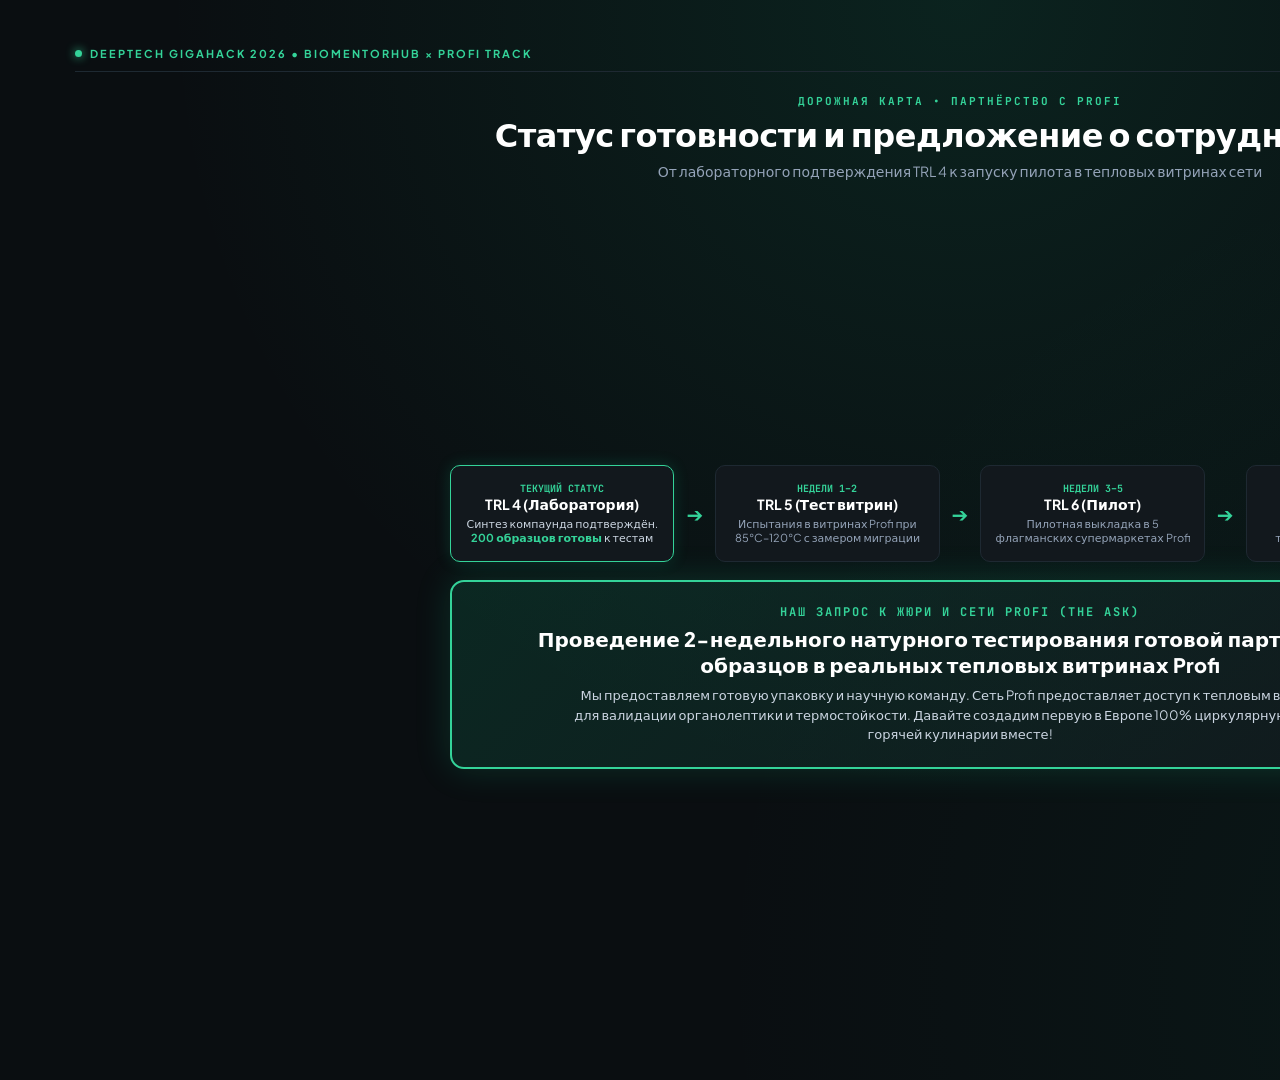
<file: slide_images/temp_slide_8.html>
<!DOCTYPE html>
<html lang="ru">

<head>
  <meta charset="UTF-8">
  <meta name="viewport" content="width=device-width, initial-scale=1.0">
  <title>PackShift • Deeptech Gigahack 2026 (Biomentorhub × Profi)</title>
  <link rel="icon" type="image/svg+xml"
    href="data:image/svg+xml,<svg xmlns=%22http://www.w3.org/2000/svg%22 viewBox=%220 0 100 100%22><text y=%22.9em%22 font-size=%2290%22>🌱</text></svg>" />
  <link rel="preconnect" href="https://fonts.googleapis.com">
  <link rel="preconnect" href="https://fonts.gstatic.com" crossorigin>
  <link
    href="https://fonts.googleapis.com/css2?family=Plus+Jakarta+Sans:wght@400;500;600;700;800&family=JetBrains+Mono:wght@500;700&display=swap"
    rel="stylesheet">
  <style>
    /* ==========================================================================
       HACKATHON DEEPTECH THEME: Графит + Неоновый Изумруд + Научный Минимализм
       ========================================================================== */
    :root {
      --bg-dark: #0a0e11;
      --bg-card: #12181d;
      --bg-card-hover: #162027;
      --border-subtle: #1e2932;
      --border-emerald: #10b981;
      --border-glow: rgba(52, 211, 153, 0.35);

      --neon-emerald: #34d399;
      --vibrant-green: #10b981;
      --dark-green: #065f46;

      --text-white: #ffffff;
      --text-muted: #94a3b8;
      --text-light: #cbd5e1;
      --accent-red: #f43f5e;
      --accent-amber: #f59e0b;
    }

    * {
      box-sizing: border-box;
      font-family: 'Plus Jakarta Sans', system-ui, -apple-system, sans-serif;
      margin: 0;
      padding: 0;
    }

    html, body {
      height: 100%;
      background-color: var(--bg-dark);
      background-image: 
        radial-gradient(circle at 50% 0%, rgba(16, 185, 129, 0.12) 0%, transparent 55%),
        radial-gradient(circle at 80% 90%, rgba(5, 150, 105, 0.08) 0%, transparent 45%);
      color: var(--text-white);
      overflow: hidden;
      display: flex;
      flex-direction: column;
      align-items: center;
      justify-content: center;
    }

    /* Главный 16:9 контейнер сцены */
    .deck-viewport {
      width: 100vw;
      height: 100vh;
      max-width: 177.78vh; /* 16:9 соотношение */
      max-height: 56.25vw;
      padding: 35px 55px 75px;
      display: flex;
      flex-direction: column;
      position: relative;
    }

    .slide {
      width: 100%;
      height: 100%;
      display: none;
      opacity: 0;
      transform: translateY(8px);
      transition: opacity 0.3s ease, transform 0.3s ease;
      flex-direction: column;
      justify-content: space-between;
      text-align: center;
    }

    .slide.active {
      display: flex;
      opacity: 1;
      transform: translateY(0);
      z-index: 10;
    }

    /* Верхний статус-бар */
    .top-status-bar {
      display: flex;
      justify-content: space-between;
      align-items: center;
      width: 100%;
      margin-bottom: 16px;
      padding-bottom: 10px;
      border-bottom: 1px solid var(--border-subtle);
    }

    .track-badge {
      font-family: 'JetBrains Mono', monospace;
      font-size: 11px;
      font-weight: 700;
      color: var(--neon-emerald);
      letter-spacing: 2px;
      text-transform: uppercase;
      display: flex;
      align-items: center;
      gap: 8px;
    }

    .track-dot {
      width: 7px;
      height: 7px;
      background: var(--neon-emerald);
      border-radius: 50%;
      box-shadow: 0 0 10px var(--neon-emerald);
    }

    .slide-index-counter {
      font-family: 'JetBrains Mono', monospace;
      font-size: 12px;
      font-weight: 700;
      color: var(--text-muted);
      letter-spacing: 1px;
    }

    /* Центрированные заголовки слайдов */
    .slide-header {
      margin-bottom: 18px;
      text-align: center;
    }

    .slide-tag {
      font-family: 'JetBrains Mono', monospace;
      font-size: 11px;
      font-weight: 700;
      color: var(--neon-emerald);
      letter-spacing: 2px;
      text-transform: uppercase;
      margin-bottom: 6px;
      display: inline-block;
    }

    .slide-title {
      font-size: 32px;
      font-weight: 800;
      letter-spacing: -0.5px;
      color: var(--text-white);
      margin-bottom: 6px;
    }

    .slide-subtitle {
      font-size: 14px;
      color: var(--text-muted);
      max-width: 880px;
      margin: 0 auto;
      line-height: 1.45;
    }

    /* Основная рабочая область слайда */
    .slide-body {
      flex: 1;
      display: flex;
      flex-direction: column;
      justify-content: center;
      align-items: center;
      width: 100%;
      gap: 16px;
    }

    /* ==========================================================================
       КОМПОНЕНТЫ СХЕМ И ДИАГРАММ
       ========================================================================== */

    /* Карточки */
    .deeptech-card {
      background: var(--bg-card);
      border: 1px solid var(--border-subtle);
      border-radius: 12px;
      padding: 18px;
      transition: all 0.25s ease;
      position: relative;
    }

    .deeptech-card:hover {
      border-color: var(--neon-emerald);
      box-shadow: 0 6px 20px rgba(16, 185, 129, 0.12);
    }

    /* Сетка 3 колонок */
    .grid-3 {
      display: grid;
      grid-template-columns: repeat(3, 1fr);
      gap: 16px;
      width: 100%;
    }

    /* Сетка 2 колонок */
    .grid-2 {
      display: grid;
      grid-template-columns: 1fr 1fr;
      gap: 20px;
      width: 100%;
    }

    /* Сетка 4 колонок */
    .grid-4 {
      display: grid;
      grid-template-columns: repeat(4, 1fr);
      gap: 14px;
      width: 100%;
    }

    /* Моноширинные цифры */
    .stat-number {
      font-family: 'JetBrains Mono', monospace;
      font-weight: 700;
      color: var(--neon-emerald);
    }

    /* График DMA (SVG) */
    .chart-container {
      width: 100%;
      max-width: 900px;
      background: var(--bg-card);
      border: 1px solid var(--border-subtle);
      border-radius: 14px;
      padding: 16px 24px;
      box-shadow: inset 0 0 30px rgba(0,0,0,0.5);
    }

    /* Пайплайн / Шаги */
    .pipeline-flow {
      display: flex;
      align-items: center;
      justify-content: center;
      gap: 12px;
      width: 100%;
    }

    .pipeline-step {
      background: var(--bg-card);
      border: 1px solid var(--border-subtle);
      border-radius: 10px;
      padding: 16px 14px;
      flex: 1;
      text-align: center;
      position: relative;
    }

    .pipeline-step.active-step {
      border-color: var(--neon-emerald);
      box-shadow: 0 0 15px rgba(16, 185, 129, 0.2);
    }

    .pipeline-arrow {
      color: var(--neon-emerald);
      font-size: 20px;
      font-weight: bold;
    }

    /* Футер сцены с навигацией и таймером */
    .bottom-control-bar {
      display: flex;
      justify-content: space-between;
      align-items: center;
      width: 100%;
      padding-top: 14px;
      border-top: 1px solid var(--border-subtle);
      margin-top: 14px;
    }

    .hotkey-hints {
      font-family: 'JetBrains Mono', monospace;
      font-size: 11px;
      color: var(--text-muted);
      display: flex;
      gap: 14px;
    }

    .kbd-btn {
      background: #1e293b;
      padding: 2px 7px;
      border-radius: 4px;
      color: var(--text-light);
      border: 1px solid #334155;
    }

    .nav-buttons-group {
      display: flex;
      gap: 8px;
    }

    .nav-btn {
      background: var(--bg-card);
      border: 1px solid var(--border-subtle);
      color: var(--text-white);
      padding: 6px 14px;
      border-radius: 6px;
      cursor: pointer;
      font-size: 13px;
      font-weight: 600;
      transition: all 0.2s;
    }

    .nav-btn:hover {
      background: var(--neon-emerald);
      color: #000;
      border-color: var(--neon-emerald);
    }

    .timer-display {
      font-family: 'JetBrains Mono', monospace;
      font-size: 13px;
      font-weight: 700;
      color: var(--neon-emerald);
      background: rgba(16, 185, 129, 0.1);
      padding: 4px 10px;
      border-radius: 6px;
      border: 1px solid rgba(16, 185, 129, 0.3);
      cursor: pointer;
    }

    /* Шпаргалка спикера (скрытый выдвижной ящик) */
    .notes-drawer {
      position: absolute;
      bottom: 70px;
      left: 50%;
      transform: translateX(-50%);
      width: 90%;
      max-width: 850px;
      background: rgba(18, 24, 29, 0.96);
      backdrop-filter: blur(12px);
      border: 1px solid var(--neon-emerald);
      border-radius: 12px;
      padding: 16px 20px;
      display: none;
      z-index: 100;
      box-shadow: 0 10px 40px rgba(0,0,0,0.8);
      text-align: left;
    }

    .notes-drawer.open {
      display: block;
    }

    .notes-header {
      display: flex;
      justify-content: space-between;
      align-items: center;
      margin-bottom: 8px;
      font-family: 'JetBrains Mono', monospace;
      font-size: 11px;
      color: var(--neon-emerald);
      text-transform: uppercase;
      font-weight: 700;
    }

    .notes-text {
      font-size: 13px;
      line-height: 1.5;
      color: var(--text-light);
    }

    /* Прогресс-бар */
    .deck-progress-bar {
      position: absolute;
      bottom: 0;
      left: 0;
      height: 3px;
      background: var(--neon-emerald);
      box-shadow: 0 0 8px var(--neon-emerald);
      transition: width 0.3s ease;
    }
  </style>

    <style>
      html, body {
        width: 1920px !important;
        height: 1080px !important;
        overflow: hidden !important;
      }
      .deck-viewport {
        width: 1920px !important;
        height: 1080px !important;
        max-width: 1920px !important;
        max-height: 1080px !important;
        padding: 45px 75px 45px !important;
      }
      .bottom-control-bar, .notes-drawer, .deck-progress-bar {
        display: none !important;
      }
      .slide {
        display: none !important;
        opacity: 0 !important;
      }
      .slide[data-slide="8"] {
        display: flex !important;
        opacity: 1 !important;
        transform: none !important;
      }
    </style>
    </head>

<body>

  <div class="deck-viewport">

    <!-- Верхний статус-бар -->
    <div class="top-status-bar">
      <div class="track-badge">
        <span class="track-dot"></span>
        <span>Deeptech Gigahack 2026 • Biomentorhub × Profi Track</span>
      </div>
      <div class="slide-index-counter" id="slideIndexLabel">08 / 08</div>
    </div>

    <!-- ======================================================================
         СЛАЙД 1: DEEPTECH VISION & THE BREAKTHROUGH
         ====================================================================== -->
    <div class="slide active" data-slide="1">
      <div class="slide-header">
        <span class="slide-tag">DEEPTECH VENTURE • МАТЕРИАЛОВЕДЕНИЕ</span>
        <h1 class="slide-title" style="font-size: 46px; margin: 10px 0 8px; letter-spacing: -1px;">
          Pack<span style="color: var(--neon-emerald);">Shift</span>
        </h1>
        <p class="slide-subtitle" style="font-size: 16px; color: var(--text-light);">
          Высококристаллическая и биомиметическая моно-материальная платформа для пищевой упаковки
        </p>
      </div>

      <div class="slide-body">
        <!-- Схема молекулярного и материаловедческого триумвирата -->
        <div style="background: rgba(18, 24, 29, 0.7); border: 1px solid var(--border-subtle); border-radius: 16px; padding: 22px 30px; width: 100%; max-width: 950px; box-shadow: 0 10px 30px rgba(0,0,0,0.4);">
          <div style="margin-bottom: 16px; font-family: 'JetBrains Mono', monospace; font-size: 11px; color: var(--neon-emerald); letter-spacing: 2px;">
            АРХИТЕКТУРА ТЕХНОЛОГИЧЕСКОГО ПРОРЫВА
          </div>

          <div class="grid-3" style="margin-top: 10px;">
            <!-- Узел 1 -->
            <div class="deeptech-card" style="text-align: center; border-color: rgba(16, 185, 129, 0.3);">
              <div style="font-size: 24px; margin-bottom: 6px;">🧬</div>
              <div style="font-size: 14px; font-weight: 700; color: #fff; margin-bottom: 4px;">Нано-кристаллизация</div>
              <div class="stat-number" style="font-size: 24px; margin-bottom: 6px;">&chi;<sub>c</sub> &gt; 38%</div>
              <p style="font-size: 11.5px; color: var(--text-muted); line-height: 1.4;">
                Модифицированный rPET. Термостойкость до <b>250°C</b> без деформации в тепловых витринах.
              </p>
            </div>

            <!-- Узел 2 -->
            <div class="deeptech-card" style="text-align: center; border-color: rgba(16, 185, 129, 0.3);">
              <div style="font-size: 24px; margin-bottom: 6px;">🌿</div>
              <div style="font-size: 14px; font-weight: 700; color: #fff; margin-bottom: 4px;">Биомиметический барьер</div>
              <div class="stat-number" style="font-size: 24px; margin-bottom: 6px;">Kit 12 • 0% PFAS</div>
              <p style="font-size: 11.5px; color: var(--text-muted); line-height: 1.4;">
                Ионно-сшитая полисахаридная матрица (альгинат + хитозан). Блокировка горячих масел.
              </p>
            </div>

            <!-- Узел 3 -->
            <div class="deeptech-card" style="text-align: center; border-color: rgba(16, 185, 129, 0.3);">
              <div style="font-size: 24px; margin-bottom: 6px;">🔄</div>
              <div style="font-size: 14px; font-weight: 700; color: #fff; margin-bottom: 4px;">Чистая циркулярность</div>
              <div class="stat-number" style="font-size: 24px; margin-bottom: 6px;">RecyClass A</div>
              <p style="font-size: 11.5px; color: var(--text-muted); line-height: 1.4;">
                100% моно-материалы: сортировка в чистый поток rPET-бутылок или домашний компост (60 дн).
              </p>
            </div>
          </div>

          <div style="margin-top: 18px; padding-top: 14px; border-top: 1px solid var(--border-subtle); display: flex; justify-content: center; gap: 30px; font-size: 12px; color: var(--text-light); font-family: 'JetBrains Mono', monospace;">
            <span>⚡ Решение под вызов Profi</span>
            <span style="color: var(--neon-emerald);">●</span>
            <span>🛡️ Полная готовность к EU PPWR 2030</span>
            <span style="color: var(--neon-emerald);">●</span>
            <span>🏭 Zero-CapEx интеграция</span>
          </div>
        </div>
      </div>

      <div class="notes-drawer" id="note-1">
        <div class="notes-header"><span>Шпаргалка спикера (0:00 – 0:35)</span><span>Нажмите 'S' чтобы скрыть</span></div>
        <div class="notes-text">
          «Добрый день, уважаемые эксперты и жюри! Команда PackShift представляет deeptech-платформу моно-материальной пищевой упаковки. Мы разрешили ключевой парадокс материаловедения: как совместить экстремальную термостойкость в 250°C с абсолютной циркулярностью переработки по классу RecyClass A и полным отказом от токсичных PFAS.»
        </div>
      </div>
    </div>

    <!-- ======================================================================
         СЛАЙД 2: THE PACKAGING TRILEMMA (ФУНДАМЕНТАЛЬНЫЙ ТУПИК)
         ====================================================================== -->
    <div class="slide" data-slide="2">
      <div class="slide-header">
        <span class="slide-tag">ФУНДАМЕНТАЛЬНЫЙ ВЫЗОВ • ТЕОРИЯ МАТЕРИАЛОВ</span>
        <h2 class="slide-title">Материаловедческая трилемма пищевой упаковки</h2>
        <p class="slide-subtitle">
          Почему современные полимеры не способны объединить температуру, переработку и себестоимость
        </p>
      </div>

      <div class="slide-body">
        <div class="grid-2" style="max-width: 1000px; align-items: center;">
          <!-- SVG Радар / Диаграмма трилеммы -->
          <div class="deeptech-card" style="padding: 16px; display: flex; flex-direction: column; align-items: center; justify-content: center;">
            <div style="font-family: 'JetBrains Mono', monospace; font-size: 11px; color: var(--text-muted); margin-bottom: 8px;">
              РАДАР КОМПРОМИССОВ МАТЕРИАЛОВ
            </div>
            <svg viewBox="0 0 360 300" style="width: 100%; max-height: 250px;">
              <!-- Треугольник осей -->
              <polygon points="180,30 330,260 30,260" fill="none" stroke="#1e293b" stroke-width="2" />
              <polygon points="180,95 270,225 90,225" fill="none" stroke="#1e293b" stroke-dasharray="4" stroke-width="1.5" />
              
              <!-- Вершины -->
              <text x="180" y="20" fill="#34d399" font-family="'JetBrains Mono', monospace" font-size="11" font-weight="bold" text-anchor="middle">ТЕРМОСТОЙКОСТЬ (&gt;200°C)</text>
              <text x="335" y="280" fill="#34d399" font-family="'JetBrains Mono', monospace" font-size="11" font-weight="bold" text-anchor="middle">ЦИРКУЛЯРНОСТЬ (Class A)</text>
              <text x="25" y="280" fill="#34d399" font-family="'JetBrains Mono', monospace" font-size="11" font-weight="bold" text-anchor="middle">ПАРИТЕТ ЦЕНЫ (1:1)</text>

              <!-- Альтернатива 1: Алюминий (Красный) -->
              <polygon points="180,45 130,240 100,240" fill="rgba(244, 63, 94, 0.15)" stroke="#f43f5e" stroke-width="1.5" />
              <!-- Альтернатива 2: PLA/PBAT (Оранжевый) -->
              <polygon points="180,210 310,250 80,245" fill="rgba(245, 158, 11, 0.15)" stroke="#f59e0b" stroke-width="1.5" />
              <!-- PackShift (Зеленый прорыв) -->
              <polygon points="180,40 315,250 45,250" fill="rgba(16, 185, 129, 0.25)" stroke="#10b981" stroke-width="3" filter="drop-shadow(0 0 8px #10b981)" />

              <circle cx="180" cy="40" r="4" fill="#34d399" />
              <circle cx="315" cy="250" r="4" fill="#34d399" />
              <circle cx="45" cy="250" r="4" fill="#34d399" />
            </svg>
            <div style="font-size: 11px; font-family: 'JetBrains Mono', monospace; color: var(--neon-emerald); margin-top: 6px;">
              ⚡ Зелёный контур: PackShift Парето-оптимум
            </div>
          </div>

          <!-- Разбор краха существующих аналогов -->
          <div style="display: flex; flex-direction: column; gap: 10px; text-align: left;">
            <div class="deeptech-card" style="border-left: 3px solid var(--accent-red); padding: 12px 14px;">
              <div style="font-weight: 700; font-size: 13px; color: #fff; margin-bottom: 2px;">
                ❌ Многослойные ламинаты (PET + Al + PE)
              </div>
              <div style="font-size: 11.5px; color: var(--text-muted); line-height: 1.4;">
                Неразделимый пирог из 3 полимеров и клея. <b>0% вторичной переработки</b>, распад клея при 85°C в тепловой витрине, штраф EPR €800/т.
              </div>
            </div>

            <div class="deeptech-card" style="border-left: 3px solid var(--accent-amber); padding: 12px 14px;">
              <div style="font-weight: 700; font-size: 13px; color: #fff; margin-bottom: 2px;">
                ⚠️ Традиционный алюминий
              </div>
              <div style="font-size: 11.5px; color: var(--text-muted); line-height: 1.4;">
                Выдерживает жар, но оставляет огромный углеродный след (<b>11.5 кг CO₂/кг</b>), непрозрачен на витрине и взрывается в бытовых СВЧ.
              </div>
            </div>

            <div class="deeptech-card" style="border-left: 3px solid var(--accent-amber); padding: 12px 14px;">
              <div style="font-weight: 700; font-size: 13px; color: #fff; margin-bottom: 2px;">
                ⚠️ Стандартные биопластики (PLA / PBAT)
              </div>
              <div style="font-size: 11.5px; color: var(--text-muted); line-height: 1.4;">
                Плавятся уже при <b>55°C–60°C</b>. Полностью неприменимы для горячих витрин гриля (85°C–120°C).
              </div>
            </div>
          </div>
        </div>
      </div>

      <div class="notes-drawer" id="note-2">
        <div class="notes-header"><span>Шпаргалка спикера (0:35 – 1:15)</span><span>Нажмите 'S' чтобы скрыть</span></div>
        <div class="notes-text">
          «Перед ритейлом Profi стоит непреодолимая трилемма. Если мы берём многослойный ламинат с клеем — он держит жир, но не перерабатывается и сжигается, создавая риски штрафов по директиве PPWR. Алюминий оставляет колоссальный след CO2. А обычные биопластики типа PLA просто плавятся уже при 55 градусах. Ни один коммерческий материал не закрывал все 3 вершины — до PackShift.»
        </div>
      </div>
    </div>

    <!-- ======================================================================
         СЛАЙД 3: CORE DEEPTECH 1 — НАНО-КРИСТАЛЛИЗАЦИЯ rPET (High-χc Platform)
         ====================================================================== -->
    <div class="slide" data-slide="3">
      <div class="slide-header">
        <span class="slide-tag">ПОЛИМЕРНАЯ ИНЖЕНЕРИЯ • НАУЧНОЕ ЯДРО 1</span>
        <h2 class="slide-title">Высококристаллический моно-rPET (CPET Ultra-Flex)</h2>
        <p class="slide-subtitle">
          Управление кинетикой кристаллизации вторичного ПЭТ (&chi;<sub>c</sub> &gt; 38%) для удержания 250°C
        </p>
      </div>

      <div class="slide-body">
        <div class="grid-2" style="max-width: 1020px; align-items: center;">
          <!-- График термомеханического анализа (DMA) -->
          <div class="chart-container" style="text-align: center;">
            <div style="display: flex; justify-content: space-between; font-family: 'JetBrains Mono', monospace; font-size: 11px; margin-bottom: 8px;">
              <span style="color: var(--neon-emerald);">DMA: Модуль упругости E' (МПа) vs Температура (°C)</span>
              <span style="color: var(--text-muted);">ASTM D4065</span>
            </div>

            <svg viewBox="0 0 450 220" style="width: 100%; max-height: 200px;">
              <!-- Сетка -->
              <line x1="40" y1="20" x2="40" y2="180" stroke="#1e293b" stroke-width="1.5" />
              <line x1="40" y1="180" x2="430" y2="180" stroke="#1e293b" stroke-width="1.5" />

              <line x1="40" y1="60" x2="430" y2="60" stroke="#1e293b" stroke-dasharray="3" />
              <line x1="40" y1="120" x2="430" y2="120" stroke="#1e293b" stroke-dasharray="3" />

              <!-- Маркеры температуры -->
              <!-- 70C Tg -->
              <line x1="120" y1="20" x2="120" y2="180" stroke="#475569" stroke-dasharray="4" />
              <text x="120" y="195" fill="#94a3b8" font-family="'JetBrains Mono', monospace" font-size="9" text-anchor="middle">70°C (Tg)</text>

              <!-- 120C Витрина Profi -->
              <line x1="210" y1="20" x2="210" y2="180" stroke="#f59e0b" stroke-dasharray="4" />
              <text x="210" y="195" fill="#f59e0b" font-family="'JetBrains Mono', monospace" font-size="9" text-anchor="middle">120°C (Витрина)</text>

              <!-- 250C Духовка -->
              <line x1="390" y1="20" x2="390" y2="180" stroke="#34d399" stroke-dasharray="4" />
              <text x="390" y="195" fill="#34d399" font-family="'JetBrains Mono', monospace" font-size="9" text-anchor="middle">250°C (Пик)</text>

              <!-- Кривая 1: Стандартный аморфный rPET (Проваливается при 70C) -->
              <path d="M 40,40 Q 110,45 125,120 T 170,175 L 430,175" fill="none" stroke="#f43f5e" stroke-width="2.5" stroke-dasharray="5" />
              
              <!-- Кривая 2: PackShift High-chi CPET (Держит плато до 250C) -->
              <path d="M 40,35 Q 120,40 210,48 T 380,65 L 415,160" fill="none" stroke="#10b981" stroke-width="3" filter="drop-shadow(0 0 6px #10b981)" />

              <!-- Подписи кривых -->
              <text x="240" y="40" fill="#34d399" font-family="'JetBrains Mono', monospace" font-size="10" font-weight="bold">PackShift High-&chi;c CPET</text>
              <text x="135" y="150" fill="#f43f5e" font-family="'JetBrains Mono', monospace" font-size="9">Стандартный rPET (коллапс)</text>
            </svg>

            <div style="font-size: 11px; color: var(--text-muted); margin-top: 4px;">
              Кристаллические сферолиты удерживают механический модуль при длительном нагреве.
            </div>
          </div>

          <!-- Инженерная спецификация -->
          <div style="display: flex; flex-direction: column; gap: 12px; text-align: left;">
            <div class="deeptech-card">
              <div style="font-family: 'JetBrains Mono', monospace; font-size: 11px; color: var(--neon-emerald); margin-bottom: 2px;">
                МЕХАНИЗМ КРИСТАЛЛИЗАЦИИ
              </div>
              <div style="font-weight: 700; font-size: 14px; color: #fff; margin-bottom: 4px;">
                Органические нано-нуклеаторы
              </div>
              <p style="font-size: 12px; color: var(--text-muted); line-height: 1.45;">
                Введение неорганических нано-центров нуклеации инициирует сверхплотную сетку кристаллитов без хрупкости. Степень кристалличности повышена с <b>18% до &gt;38%</b>.
              </p>
            </div>

            <div class="deeptech-card">
              <div style="font-family: 'JetBrains Mono', monospace; font-size: 11px; color: var(--neon-emerald); margin-bottom: 2px;">
                ДВОЙНОЕ ПРИМЕНЕНИЕ (DUAL-OVENABLE)
              </div>
              <div style="font-weight: 700; font-size: 14px; color: #fff; margin-bottom: 4px;">
                Диапазон: от -40°C до +250°C
              </div>
              <p style="font-size: 12px; color: var(--text-muted); line-height: 1.45;">
                Покупатель может перенести блюдо из морозильника прямо в духовку или СВЧ в фабричной упаковке без вскрытия и перекладывания.
              </p>
            </div>

            <div class="deeptech-card" style="border-color: rgba(16, 185, 129, 0.4);">
              <div style="font-family: 'JetBrains Mono', monospace; font-size: 11px; color: var(--neon-emerald); margin-bottom: 2px;">
                100% BOTTLE-TO-BOTTLE СОРТИРОВКА
              </div>
              <p style="font-size: 12px; color: var(--text-light); line-height: 1.45;">
                Упаковка не содержит полиэтиленовых слоев и пигментов, блокирующих NIR. Оптические сканеры сортируют её в чистый поток rPET с выходом вторичного сырья <b>99.2%</b>.
              </p>
            </div>
          </div>
        </div>
      </div>

      <div class="notes-drawer" id="note-3">
        <div class="notes-header"><span>Шпаргалка спикера (1:15 – 2:00)</span><span>Нажмите 'S' чтобы скрыть</span></div>
        <div class="notes-text">
          «Наше первое научно-инженерное ядро — это модификация вторичного ПЭТ. Обычный полиэтилентерефталат при температуре стеклования 70 градусов резко теряет модуль упругости — на графике DMA видно, как он падает в ноль. Мы ввели органические нано-нуклеаторы, повысили кристалличность выше 38%, что создало стабильное термо-плато до 250 градусов. При этом материал остаётся 100% моно-ПЭТ и уходит во вторичный рециклинг без засорения линий.»
        </div>
      </div>
    </div>

    <!-- ======================================================================
         СЛАЙД 4: CORE DEEPTECH 2 — БИОМИМЕТИЧЕСКИЙ БАРЬЕР LIGNOSHIELD™
         ====================================================================== -->
    <div class="slide" data-slide="4">
      <div class="slide-header">
        <span class="slide-tag">БИОМИМЕТИКА • НАУЧНОЕ ЯДРО 2</span>
        <h2 class="slide-title">Ионно-сшитая матрица LignoShield™</h2>
        <p class="slide-subtitle">
          Паропроницаемый гидрофобный нано-барьер из полисахаридов водорослей и волокон багассы
        </p>
      </div>

      <div class="slide-body">
        <div class="grid-2" style="max-width: 1020px; align-items: center;">
          <!-- Схема молекулярного разреза структуры -->
          <div class="deeptech-card" style="padding: 16px 20px; text-align: center;">
            <div style="font-family: 'JetBrains Mono', monospace; font-size: 11px; color: var(--neon-emerald); margin-bottom: 12px;">
              АРХИТЕКТУРА МАТЕРИАЛА В РАЗРЕЗЕ (CROSS-SECTION)
            </div>

            <svg viewBox="0 0 420 220" style="width: 100%; max-height: 200px;">
              <!-- Слой 1: Нано-барьер альгинат/хитозан -->
              <rect x="20" y="20" width="380" height="40" rx="6" fill="rgba(16, 185, 129, 0.25)" stroke="#10b981" stroke-width="2" />
              <text x="210" y="44" fill="#34d399" font-family="'JetBrains Mono', monospace" font-size="11" font-weight="bold" text-anchor="middle">
                НАНОБАРЬЕР: Альгинат + Хитозан (Ca²+ сшивка)
              </text>
              <text x="210" y="55" fill="#94a3b8" font-family="'Plus Jakarta Sans', sans-serif" font-size="9" text-anchor="middle">
                Угол смачивания &gt; 110° • Блокировка масел Kit 12 • 0% PFAS
              </text>

              <!-- Стрелки пара -->
              <path d="M 120,95 L 120,70" stroke="#38bdf8" stroke-width="2" stroke-dasharray="3" />
              <path d="M 210,95 L 210,70" stroke="#38bdf8" stroke-width="2" stroke-dasharray="3" />
              <path d="M 300,95 L 300,70" stroke="#38bdf8" stroke-width="2" stroke-dasharray="3" />

              <!-- Слой 2: Диффузионная мембрана -->
              <rect x="20" y="95" width="380" height="35" rx="6" fill="rgba(56, 189, 248, 0.15)" stroke="#38bdf8" stroke-width="1.5" />
              <text x="210" y="116" fill="#38bdf8" font-family="'JetBrains Mono', monospace" font-size="11" font-weight="bold" text-anchor="middle">
                ПАРОПРОНИЦАЕМАЯ МЕМБРАНА (Micro-Vent)
              </text>
              <text x="210" y="126" fill="#94a3b8" font-family="'Plus Jakarta Sans', sans-serif" font-size="9" text-anchor="middle">
                Отвод влаги H₂O • Сохранение хрустящей корочки гриля
              </text>

              <!-- Слой 3: Основа из багассы -->
              <rect x="20" y="150" width="380" height="50" rx="6" fill="rgba(148, 163, 184, 0.1)" stroke="#475569" stroke-width="1.5" />
              <text x="210" y="174" fill="#ffffff" font-family="'JetBrains Mono', monospace" font-size="11" font-weight="bold" text-anchor="middle">
                ЛИГНОЦЕЛЛЮЛОЗНАЯ ОСНОВА (Багасса)
              </text>
              <text x="210" y="188" fill="#94a3b8" font-family="'Plus Jakarta Sans', sans-serif" font-size="9" text-anchor="middle">
                Вторичный жмых тростника • Домашний компост 60 дней (OK Compost HOME)
              </text>
            </svg>

            <div style="font-size: 11px; color: var(--text-muted); margin-top: 6px;">
              Двойное действие: удержание кипящего жира при свободном отводе избыточного конденсата.
            </div>
          </div>

          <!-- Ключевые преимущества био-матрицы -->
          <div style="display: flex; flex-direction: column; gap: 12px; text-align: left;">
            <div class="deeptech-card">
              <div style="font-family: 'JetBrains Mono', monospace; font-size: 11px; color: var(--neon-emerald); margin-bottom: 2px;">
                БИОХИМИЧЕСКИЙ БАРЬЕР БЕЗ ФТОРА
              </div>
              <div style="font-weight: 700; font-size: 14px; color: #fff; margin-bottom: 4px;">
                Ионный замок Ca<sup>2+</sup> (Alginate-Chitosan)
              </div>
              <p style="font-size: 12px; color: var(--text-muted); line-height: 1.45;">
                Полиэлектролитный комплекс создаёт плотную гидратную сетку. Молекулы горячих триглицеридов физически не могут проникнуть в поры целлюлозы.
              </p>
            </div>

            <div class="deeptech-card">
              <div style="font-family: 'JetBrains Mono', monospace; font-size: 11px; color: var(--neon-emerald); margin-bottom: 2px;">
                РЕШЕНИЕ ПРОБЛЕМЫ РАЗМОКАНИЯ
              </div>
              <div style="font-weight: 700; font-size: 14px; color: #fff; margin-bottom: 4px;">
                Анти-парниковый эффект (Crisp Guard)
              </div>
              <p style="font-size: 12px; color: var(--text-muted); line-height: 1.45;">
                В герметичных пакетах горячая курица-гриль «парится», и корочка размокает за 20 минут. Наша мембрана отводит пар, сохраняя премиальную хрусткость.
              </p>
            </div>

            <div class="deeptech-card" style="border-color: rgba(16, 185, 129, 0.4);">
              <div style="font-family: 'JetBrains Mono', monospace; font-size: 11px; color: var(--neon-emerald); margin-bottom: 2px;">
                БЕЗОПАСНАЯ БИОДЕГРАДАЦИЯ
              </div>
              <p style="font-size: 12px; color: var(--text-light); line-height: 1.45;">
                <b>OK Compost HOME</b>: распадается на органику, воду и CO₂ в домашней компостной куче за 60 суток без необходимости промышленного компостирования при 60°C.
              </p>
            </div>
          </div>
        </div>
      </div>

      <div class="notes-drawer" id="note-4">
        <div class="notes-header"><span>Шпаргалка спикера (2:00 – 2:40)</span><span>Нажмите 'S' чтобы скрыть</span></div>
        <div class="notes-text">
          «Второе направление — биокомпозит LignoShield на основе багассы и морских водорослей. Главный бич горячей кулинарии — эффект парника: курица выделяет пар, размокает и теряет товарный вид. Мы создали ионно-сшитую мембрану альгинат-хитозан: она селективно выводит пар наружу, но держит горячий жир по высшему стандарту Kit 12 без грамма токсичных PFAS. И главное — утилизируется в обычном домашнем компосте за 60 дней.»
        </div>
      </div>
    </div>

    <!-- ======================================================================
         СЛАЙД 5: SCIENTIFIC BENCHMARKS & EXPERIMENTAL DATA
         ====================================================================== -->
    <div class="slide" data-slide="5">
      <div class="slide-header">
        <span class="slide-tag">ЭКСПЕРИМЕНТАЛЬНЫЕ ДАННЫЕ • ВАЛИДАЦИЯ</span>
        <h2 class="slide-title">Сравнительные лабораторные бенчмарки</h2>
        <p class="slide-subtitle">
          Прямое физико-химическое и жизненное (LCA) сопоставление с традиционными упаковочными материалами
        </p>
      </div>

      <div class="slide-body">
        <div class="grid-3" style="max-width: 1040px;">
          <!-- Бенчмарк 1: Термостабильность формы -->
          <div class="deeptech-card" style="text-align: center;">
            <div style="font-family: 'JetBrains Mono', monospace; font-size: 11px; color: var(--text-muted); margin-bottom: 8px;">
              ДЕФОРМАЦИЯ ПРИ 120°C (60 МИН)
            </div>
            <div style="height: 140px; display: flex; align-items: flex-end; justify-content: space-around; padding-bottom: 10px; border-bottom: 1px solid var(--border-subtle);">
              <!-- PE -->
              <div style="display: flex; flex-direction: column; align-items: center; gap: 4px;">
                <span style="font-family: 'JetBrains Mono', monospace; font-size: 10px; color: #f43f5e;">100%</span>
                <div style="width: 32px; height: 110px; background: #f43f5e; border-radius: 4px 4px 0 0;"></div>
                <span style="font-size: 10px; color: var(--text-muted);">LDPE</span>
              </div>
              <!-- PLA -->
              <div style="display: flex; flex-direction: column; align-items: center; gap: 4px;">
                <span style="font-family: 'JetBrains Mono', monospace; font-size: 10px; color: #f59e0b;">88%</span>
                <div style="width: 32px; height: 95px; background: #f59e0b; border-radius: 4px 4px 0 0;"></div>
                <span style="font-size: 10px; color: var(--text-muted);">PLA</span>
              </div>
              <!-- PackShift -->
              <div style="display: flex; flex-direction: column; align-items: center; gap: 4px;">
                <span style="font-family: 'JetBrains Mono', monospace; font-size: 11px; font-weight: bold; color: #34d399;">&lt;1.2%</span>
                <div style="width: 36px; height: 12px; background: #10b981; border-radius: 4px 4px 0 0; box-shadow: 0 0 10px #10b981;"></div>
                <span style="font-size: 10px; font-weight: bold; color: #fff;">PackShift</span>
              </div>
            </div>
            <p style="font-size: 11px; color: var(--text-light); margin-top: 10px; line-height: 1.35;">
              Полное сохранение геометрии лотка в тепловой витрине Profi свыше 6 часов.
            </p>
          </div>

          <!-- Бенчмарк 2: Углеродный след (LCA) -->
          <div class="deeptech-card" style="text-align: center;">
            <div style="font-family: 'JetBrains Mono', monospace; font-size: 11px; color: var(--text-muted); margin-bottom: 8px;">
              УГЛЕРОДНЫЙ СЛЕД (кг CO₂e / кг)
            </div>
            <div style="height: 140px; display: flex; align-items: flex-end; justify-content: space-around; padding-bottom: 10px; border-bottom: 1px solid var(--border-subtle);">
              <!-- Алюминий -->
              <div style="display: flex; flex-direction: column; align-items: center; gap: 4px;">
                <span style="font-family: 'JetBrains Mono', monospace; font-size: 10px; color: #f43f5e;">11.5</span>
                <div style="width: 32px; height: 120px; background: #f43f5e; border-radius: 4px 4px 0 0;"></div>
                <span style="font-size: 10px; color: var(--text-muted);">Алюм.</span>
              </div>
              <!-- Ламинат -->
              <div style="display: flex; flex-direction: column; align-items: center; gap: 4px;">
                <span style="font-family: 'JetBrains Mono', monospace; font-size: 10px; color: #f59e0b;">3.8</span>
                <div style="width: 32px; height: 42px; background: #f59e0b; border-radius: 4px 4px 0 0;"></div>
                <span style="font-size: 10px; color: var(--text-muted);">Ламинат</span>
              </div>
              <!-- PackShift -->
              <div style="display: flex; flex-direction: column; align-items: center; gap: 4px;">
                <span style="font-family: 'JetBrains Mono', monospace; font-size: 11px; font-weight: bold; color: #34d399;">0.82</span>
                <div style="width: 36px; height: 15px; background: #10b981; border-radius: 4px 4px 0 0; box-shadow: 0 0 10px #10b981;"></div>
                <span style="font-size: 10px; font-weight: bold; color: #fff;">PackShift</span>
              </div>
            </div>
            <p style="font-size: 11px; color: var(--text-light); margin-top: 10px; line-height: 1.35;">
              Сокращение углеродного следа Scope 3 для сети Profi на <b>78% – 90%</b>.
            </p>
          </div>

          <!-- Бенчмарк 3: Барьер жиростойкости без PFAS -->
          <div class="deeptech-card" style="text-align: center;">
            <div style="font-family: 'JetBrains Mono', monospace; font-size: 11px; color: var(--text-muted); margin-bottom: 8px;">
              ЖИРОСТОЙКОСТЬ (TAPPI KIT TEST)
            </div>
            <div style="height: 140px; display: flex; flex-direction: column; align-items: center; justify-content: center; gap: 8px; border-bottom: 1px solid var(--border-subtle); padding-bottom: 10px;">
              <div class="stat-number" style="font-size: 40px; color: var(--neon-emerald); line-height: 1;">
                12 / 12
              </div>
              <div style="font-family: 'JetBrains Mono', monospace; font-size: 11px; color: #fff; background: rgba(16, 185, 129, 0.2); padding: 3px 8px; border-radius: 4px;">
                МАКСИМАЛЬНЫЙ БАРЬЕР
              </div>
              <div style="font-size: 10px; color: var(--neon-emerald);">
                0% фторорганических соединений (Zero PFAS)
              </div>
            </div>
            <p style="font-size: 11px; color: var(--text-light); margin-top: 10px; line-height: 1.35;">
              Тест горячим растительным и животным маслом (120°C): 0 протечек за 8 часов.
            </p>
          </div>
        </div>
      </div>

      <div class="notes-drawer" id="note-5">
        <div class="notes-header"><span>Шпаргалка спикера (2:40 – 3:20)</span><span>Нажмите 'S' чтобы скрыть</span></div>
        <div class="notes-text">
          «Посмотрим на строгие экспериментальные данные. При 120 градусах традиционный полиэтилен полностью плавится, биопластик PLA теряет форму за 15 минут. PackShift показывает усадку менее 1.2% за 6 часов. По жизненному циклу углеродный след нашего rPET составляет всего 0.8 кг CO2 на килограмм по сравнению с 11.5 кг у алюминия. И по тесту жиростойкости TAPPI T559 мы получили максимальные 12 из 12 баллов без применения вечных химикатов PFAS.»
        </div>
      </div>
    </div>

    <!-- ======================================================================
         СЛАЙД 6: INDUSTRIAL INTEGRATION: ZERO-CAPEX DROP-IN
         ====================================================================== -->
    <div class="slide" data-slide="6">
      <div class="slide-header">
        <span class="slide-tag">ПРОМЫШЛЕННАЯ СОВМЕСТИМОСТЬ • DROP-IN РЕШЕНИЕ</span>
        <h2 class="slide-title">Интеграция в существующие упаковочные линии</h2>
        <p class="slide-subtitle">
          Масштабирование без закупки нового оборудования и модернизации фасовочных цехов
        </p>
      </div>

      <div class="slide-body">
        <div style="max-width: 1020px; width: 100%;">
          <!-- Линейный процесс Roll-to-Roll -->
          <div class="pipeline-flow" style="margin-bottom: 20px;">
            <div class="pipeline-step">
              <div style="font-family: 'JetBrains Mono', monospace; font-size: 10px; color: var(--neon-emerald); margin-bottom: 4px;">ШАГ 01</div>
              <div style="font-weight: 700; font-size: 13px; color: #fff;">Сырьевой поток</div>
              <div style="font-size: 11px; color: var(--text-muted); margin-top: 4px;">Пищевые rPET-хлопья и жмых багассы</div>
            </div>

            <div class="pipeline-arrow">➔</div>

            <div class="pipeline-step active-step">
              <div style="font-family: 'JetBrains Mono', monospace; font-size: 10px; color: var(--neon-emerald); margin-bottom: 4px;">ШАГ 02</div>
              <div style="font-weight: 700; font-size: 13px; color: #fff;">Компаундинг</div>
              <div style="font-size: 11px; color: var(--neon-emerald); margin-top: 4px;">Нано-нуклеация и формование рулонов</div>
            </div>

            <div class="pipeline-arrow">➔</div>

            <div class="pipeline-step">
              <div style="font-family: 'JetBrains Mono', monospace; font-size: 10px; color: var(--neon-emerald); margin-bottom: 4px;">ШАГ 03</div>
              <div style="font-weight: 700; font-size: 13px; color: #fff;">Стандартный термоформинг</div>
              <div style="font-size: 11px; color: var(--text-muted); margin-top: 4px;">Линии Multivac, Ulma, Ilpra, Variovac</div>
            </div>

            <div class="pipeline-arrow">➔</div>

            <div class="pipeline-step">
              <div style="font-family: 'JetBrains Mono', monospace; font-size: 10px; color: var(--neon-emerald); margin-bottom: 4px;">ШАГ 04</div>
              <div style="font-weight: 700; font-size: 13px; color: #fff;">Полки и витрины Profi</div>
              <div style="font-size: 11px; color: var(--text-muted); margin-top: 4px;">Работа в стандартных тепловых витринах</div>
            </div>
          </div>

          <!-- 3 ключевых фактора внедрения -->
          <div class="grid-3">
            <div class="deeptech-card" style="text-align: left;">
              <div style="font-family: 'JetBrains Mono', monospace; font-size: 11px; color: var(--neon-emerald); margin-bottom: 2px;">
                ZERO CAPEX ДЛЯ РИТЕЙЛА
              </div>
              <div style="font-weight: 700; font-size: 13px; color: #fff; margin-bottom: 4px;">
                Нулевые капитальные затраты
              </div>
              <p style="font-size: 11.5px; color: var(--text-muted); line-height: 1.4;">
                Ни ритейлеру Profi, ни его поставщикам готовой кулинарии не требуется менять парк фасовочных машин. Поставляется в стандартном рулонном формате.
              </p>
            </div>

            <div class="deeptech-card" style="text-align: left;">
              <div style="font-family: 'JetBrains Mono', monospace; font-size: 11px; color: var(--neon-emerald); margin-bottom: 2px;">
                ТЕРМОСВАРКА И СКОРОСТЬ
              </div>
              <div style="font-weight: 700; font-size: 13px; color: #fff; margin-bottom: 4px;">
                Штатное окно сварки: 145–160°C
              </div>
              <p style="font-size: 11.5px; color: var(--text-muted); line-height: 1.4;">
                Время запайки цикла составляет 1.1–1.3 сек, что на 100% соответствует текущим скоростям промышленных линий упаковки кулинарии.
              </p>
            </div>

            <div class="deeptech-card" style="text-align: left; border-color: rgba(16, 185, 129, 0.4);">
              <div style="font-family: 'JetBrains Mono', monospace; font-size: 11px; color: var(--neon-emerald); margin-bottom: 2px;">
                РЕГУЛЯТОРНАЯ СЕРТИФИКАЦИЯ
              </div>
              <div style="font-weight: 700; font-size: 13px; color: #fff; margin-bottom: 4px;">
                EFSA &amp; FDA Food Contact
              </div>
              <p style="font-size: 11.5px; color: var(--text-light); line-height: 1.4;">
                Полное соответствие директивам ЕС (EC No 1935/2004, EU 10/2011) по предельной миграции мономеров при контакте с горячей пищей.
              </p>
            </div>
          </div>
        </div>
      </div>

      <div class="notes-drawer" id="note-6">
        <div class="notes-header"><span>Шпаргалка спикера (3:20 – 3:55)</span><span>Нажмите 'S' чтобы скрыть</span></div>
        <div class="notes-text">
          «Технология ценна только тогда, когда её можно быстро развернуть. Наше решение является чистым Drop-In. Мы поставляем компаунд и рулонную плёнку, которая заряжается в стандартные термоформеры Multivac или Ilpra без перенастройки матриц. Время термосварки — 1.2 секунды при стандартной температуре. Ритейлер Profi не тратит ни одного евро на закупку новых станков.»
        </div>
      </div>
    </div>

    <!-- ======================================================================
         СЛАЙД 7: SCALED UNIT ECONOMICS & PPWR REGULATORY SHIELD
         ====================================================================== -->
    <div class="slide" data-slide="7">
      <div class="slide-header">
        <span class="slide-tag">ЭКОНОМИКА МАСШТАБА • РЕГУЛЯТОРНАЯ БЕЗОПАСНОСТЬ</span>
        <h2 class="slide-title">Unit-экономика и защита ритейлера от рисков</h2>
        <p class="slide-subtitle">
          Финансовая модель окупаемости, страховка от штрафов EU PPWR и снижение списаний
        </p>
      </div>

      <div class="slide-body">
        <div style="max-width: 1020px; width: 100%;">
          <!-- 4 узла экономики и соответствия -->
          <div class="grid-4" style="margin-bottom: 16px;">
            <div class="deeptech-card" style="text-align: center;">
              <div class="stat-number" style="font-size: 28px; margin-bottom: 2px;">1 : 1</div>
              <div style="font-size: 12px; font-weight: 700; color: #fff; margin-bottom: 4px;">Паритет себестоимости</div>
              <div style="font-size: 11px; color: var(--text-muted); line-height: 1.35;">
                Выход на паритет с ископаемым пластиком при масштабе благодаря дешёвому rPET сырью.
              </div>
            </div>

            <div class="deeptech-card" style="text-align: center;">
              <div class="stat-number" style="font-size: 28px; margin-bottom: 2px;">€800 / т</div>
              <div style="font-size: 12px; font-weight: 700; color: #fff; margin-bottom: 4px;">Защита от налога EPR</div>
              <div style="font-size: 11px; color: var(--text-muted); line-height: 1.35;">
                Полное освобождение от штрафов за неперерабатываемую упаковку (EU Plastic Levy).
              </div>
            </div>

            <div class="deeptech-card" style="text-align: center;">
              <div class="stat-number" style="font-size: 28px; margin-bottom: 2px;">-30%</div>
              <div style="font-size: 12px; font-weight: 700; color: #fff; margin-bottom: 4px;">Снижение списаний</div>
              <div style="font-size: 11px; color: var(--text-muted); line-height: 1.35;">
                Сохранение сочности и корочки продлевает товарный вид блюд в витрине на 3+ часа.
              </div>
            </div>

            <div class="deeptech-card" style="text-align: center; border-color: rgba(16, 185, 129, 0.4);">
              <div class="stat-number" style="font-size: 28px; margin-bottom: 2px;">Class A</div>
              <div style="font-size: 12px; font-weight: 700; color: #fff; margin-bottom: 4px;">RecyClass &amp; PPWR</div>
              <div style="font-size: 11px; color: var(--text-muted); line-height: 1.35;">
                Опережение регуляторных требований Европейского Союза на 4 года (PPWR 2030).
              </div>
            </div>
          </div>

          <!-- Баннер совокупного эффекта для сети из 100 супермаркетов -->
          <div style="background: rgba(18, 24, 29, 0.85); border: 1px solid var(--border-emerald); border-radius: 12px; padding: 16px 24px; display: flex; justify-content: space-between; align-items: center;">
            <div style="text-align: left;">
              <div style="font-family: 'JetBrains Mono', monospace; font-size: 11px; color: var(--neon-emerald); letter-spacing: 1px;">
                СОВОКУПНЫЙ ЭФФЕКТ ДЛЯ СЕТИ ИЗ 100 МАГАЗИНОВ PROFI:
              </div>
              <div style="font-size: 14px; font-weight: 700; color: #fff; margin-top: 2px;">
                Экономия свыше €1.98 млн в год на эко-сборах и сохранённой продукции
              </div>
            </div>
            <div style="display: flex; gap: 24px; font-family: 'JetBrains Mono', monospace; text-align: right;">
              <div>
                <div style="font-size: 18px; font-weight: 700; color: var(--neon-emerald);">-1 840 т</div>
                <div style="font-size: 10px; color: var(--text-muted);">первичного пластика</div>
              </div>
              <div>
                <div style="font-size: 18px; font-weight: 700; color: var(--neon-emerald);">-4 250 т</div>
                <div style="font-size: 10px; color: var(--text-muted);">выбросов CO₂e</div>
              </div>
            </div>
          </div>
        </div>
      </div>

      <div class="notes-drawer" id="note-7">
        <div class="notes-header"><span>Шпаргалка спикера (3:55 – 4:30)</span><span>Нажмите 'S' чтобы скрыть</span></div>
        <div class="notes-text">
          «В экономике проекта заложен строгий реализм. На этапе масштабирования себестоимость выходит 1 к 1 с традиционной упаковкой. Но сеть сразу начинает экономить: европейский налог на неперерабатываемый пластик до 800 евро за тонну обнуляется благодаря сертификату RecyClass Grade A. Плюс отвод пара сохраняет товарный вид курицы-гриль, снижая вечерние списания кулинарии на 30%. Для 100 магазинов это почти 2 миллиона евро годового эффекта.»
        </div>
      </div>
    </div>

    <!-- ======================================================================
         СЛАЙД 8: TECHNOLOGY READINESS (TRL 4 -> 6) & THE ASK
         ====================================================================== -->
    <div class="slide" data-slide="8">
      <div class="slide-header">
        <span class="slide-tag">ДОРОЖНАЯ КАРТА • ПАРТНЁРСТВО С PROFI</span>
        <h2 class="slide-title">Статус готовности и предложение о сотрудничестве</h2>
        <p class="slide-subtitle">
          От лабораторного подтверждения TRL 4 к запуску пилота в тепловых витринах сети
        </p>
      </div>

      <div class="slide-body">
        <div style="max-width: 1020px; width: 100%;">
          <!-- TRL Дорожная карта -->
          <div class="pipeline-flow" style="margin-bottom: 18px;">
            <div class="pipeline-step active-step" style="border-color: var(--neon-emerald);">
              <div style="font-family: 'JetBrains Mono', monospace; font-size: 10px; color: var(--neon-emerald); font-weight: 700;">ТЕКУЩИЙ СТАТУС</div>
              <div style="font-weight: 700; font-size: 14px; color: #fff;">TRL 4 (Лаборатория)</div>
              <div style="font-size: 11px; color: var(--text-light); margin-top: 4px;">
                Синтез компаунда подтверждён.<br><b style="color: var(--neon-emerald);">200 образцов готовы</b> к тестам
              </div>
            </div>

            <div class="pipeline-arrow">➔</div>

            <div class="pipeline-step">
              <div style="font-family: 'JetBrains Mono', monospace; font-size: 10px; color: var(--neon-emerald); font-weight: 700;">НЕДЕЛИ 1–2</div>
              <div style="font-weight: 700; font-size: 14px; color: #fff;">TRL 5 (Тест витрин)</div>
              <div style="font-size: 11px; color: var(--text-muted); margin-top: 4px;">
                Испытания в витринах Profi при 85°C–120°C с замером миграции
              </div>
            </div>

            <div class="pipeline-arrow">➔</div>

            <div class="pipeline-step">
              <div style="font-family: 'JetBrains Mono', monospace; font-size: 10px; color: var(--neon-emerald); font-weight: 700;">НЕДЕЛИ 3–5</div>
              <div style="font-weight: 700; font-size: 14px; color: #fff;">TRL 6 (Пилот)</div>
              <div style="font-size: 11px; color: var(--text-muted); margin-top: 4px;">
                Пилотная выкладка в 5 флагманских супермаркетах Profi
              </div>
            </div>

            <div class="pipeline-arrow">➔</div>

            <div class="pipeline-step">
              <div style="font-family: 'JetBrains Mono', monospace; font-size: 10px; color: var(--neon-emerald); font-weight: 700;">НЕДЕЛЯ 6+</div>
              <div style="font-weight: 700; font-size: 14px; color: #fff;">TRL 7 (Масштаб)</div>
              <div style="font-size: 11px; color: var(--text-muted); margin-top: 4px;">
                Подписание контракта на тиражирование по всей сети
              </div>
            </div>
          </div>

          <!-- THE ASK (Центральный призыв к жюри и Profi) -->
          <div style="background: linear-gradient(135deg, rgba(16, 185, 129, 0.15) 0%, rgba(18, 24, 29, 0.95) 100%); border: 2px solid var(--neon-emerald); border-radius: 14px; padding: 22px 30px; text-align: center; box-shadow: 0 0 35px rgba(16, 185, 129, 0.2);">
            <div style="font-family: 'JetBrains Mono', monospace; font-size: 12px; color: var(--neon-emerald); font-weight: 700; letter-spacing: 2px; margin-bottom: 6px;">
              НАШ ЗАПРОС К ЖЮРИ И СЕТИ PROFI (THE ASK)
            </div>
            <h3 style="font-size: 20px; font-weight: 800; color: #fff; margin-bottom: 8px;">
              Проведение 2-недельного натурного тестирования готовой партии из 200 образцов в реальных тепловых витринах Profi
            </h3>
            <p style="font-size: 13px; color: var(--text-light); max-width: 780px; margin: 0 auto; line-height: 1.5;">
              Мы предоставляем готовую упаковку и научную команду. Сеть Profi предоставляет доступ к тепловым витринам для валидации органолептики и термостойкости. Давайте создадим первую в Европе 100% циркулярную витрину горячей кулинарии вместе!
            </p>
          </div>
        </div>
      </div>

      <div class="notes-drawer" id="note-8">
        <div class="notes-header"><span>Шпаргалка спикера (4:30 – 5:00)</span><span>Нажмите 'S' чтобы скрыть</span></div>
        <div class="notes-text">
          «Мы пришли на хакатон не просто с идеей, а с валидированной технологией TRL 4. У нас уже отлита партия из 200 предсерийных образцов. Наш запрос к сети Profi — это не абстрактные гранты, а партнёрство: доступ к тепловым витринам на 2 недели для финального подтверждения. Мы готовы сделать Profi лидером устойчивого ритейла Европы. Спасибо за внимание, готовы к вашим вопросам!»
        </div>
      </div>
    </div>

    <!-- Нижняя панель управления и таймер -->
    <div class="bottom-control-bar">
      <div class="hotkey-hints">
        <span><span class="kbd-btn">←</span> <span class="kbd-btn">→</span> Слайды</span>
        <span><span class="kbd-btn">S</span> Шпаргалка</span>
        <span><span class="kbd-btn">F</span> Полный экран</span>
      </div>

      <div class="nav-buttons-group">
        <button class="nav-btn" onclick="prevSlide()">◀ Назад</button>
        <button class="nav-btn" onclick="toggleNotes()">Шпаргалка (S)</button>
        <button class="nav-btn" onclick="nextSlide()">Вперёд ▶</button>
      </div>

      <div class="timer-display" id="deckTimer" onclick="toggleTimer()" title="Кликните для паузы/сброса">
        ⏱️ 05:00
      </div>
    </div>

    <!-- Полоса прогресса в самом низу -->
    <div class="deck-progress-bar" id="deckProgressBar" style="width: 12.5%;"></div>

  </div>

  
</body>
</html>
</file>
